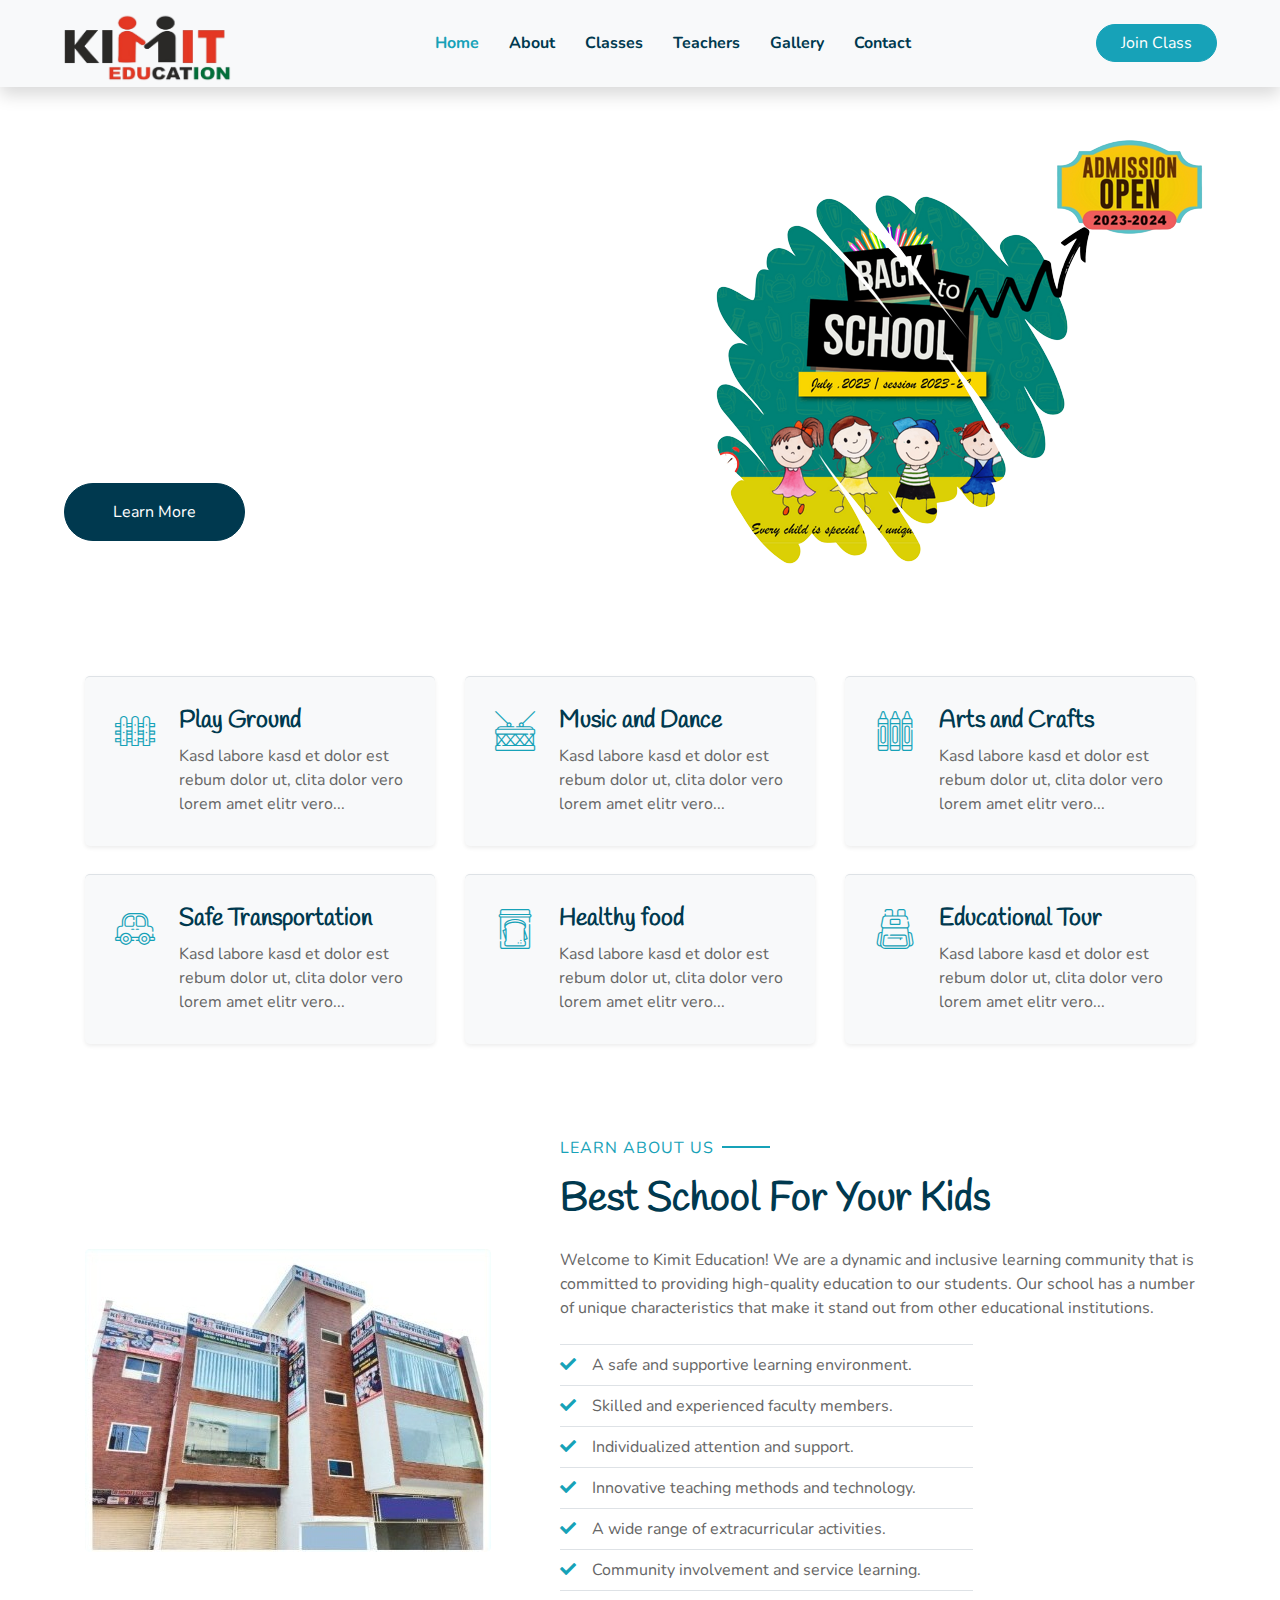
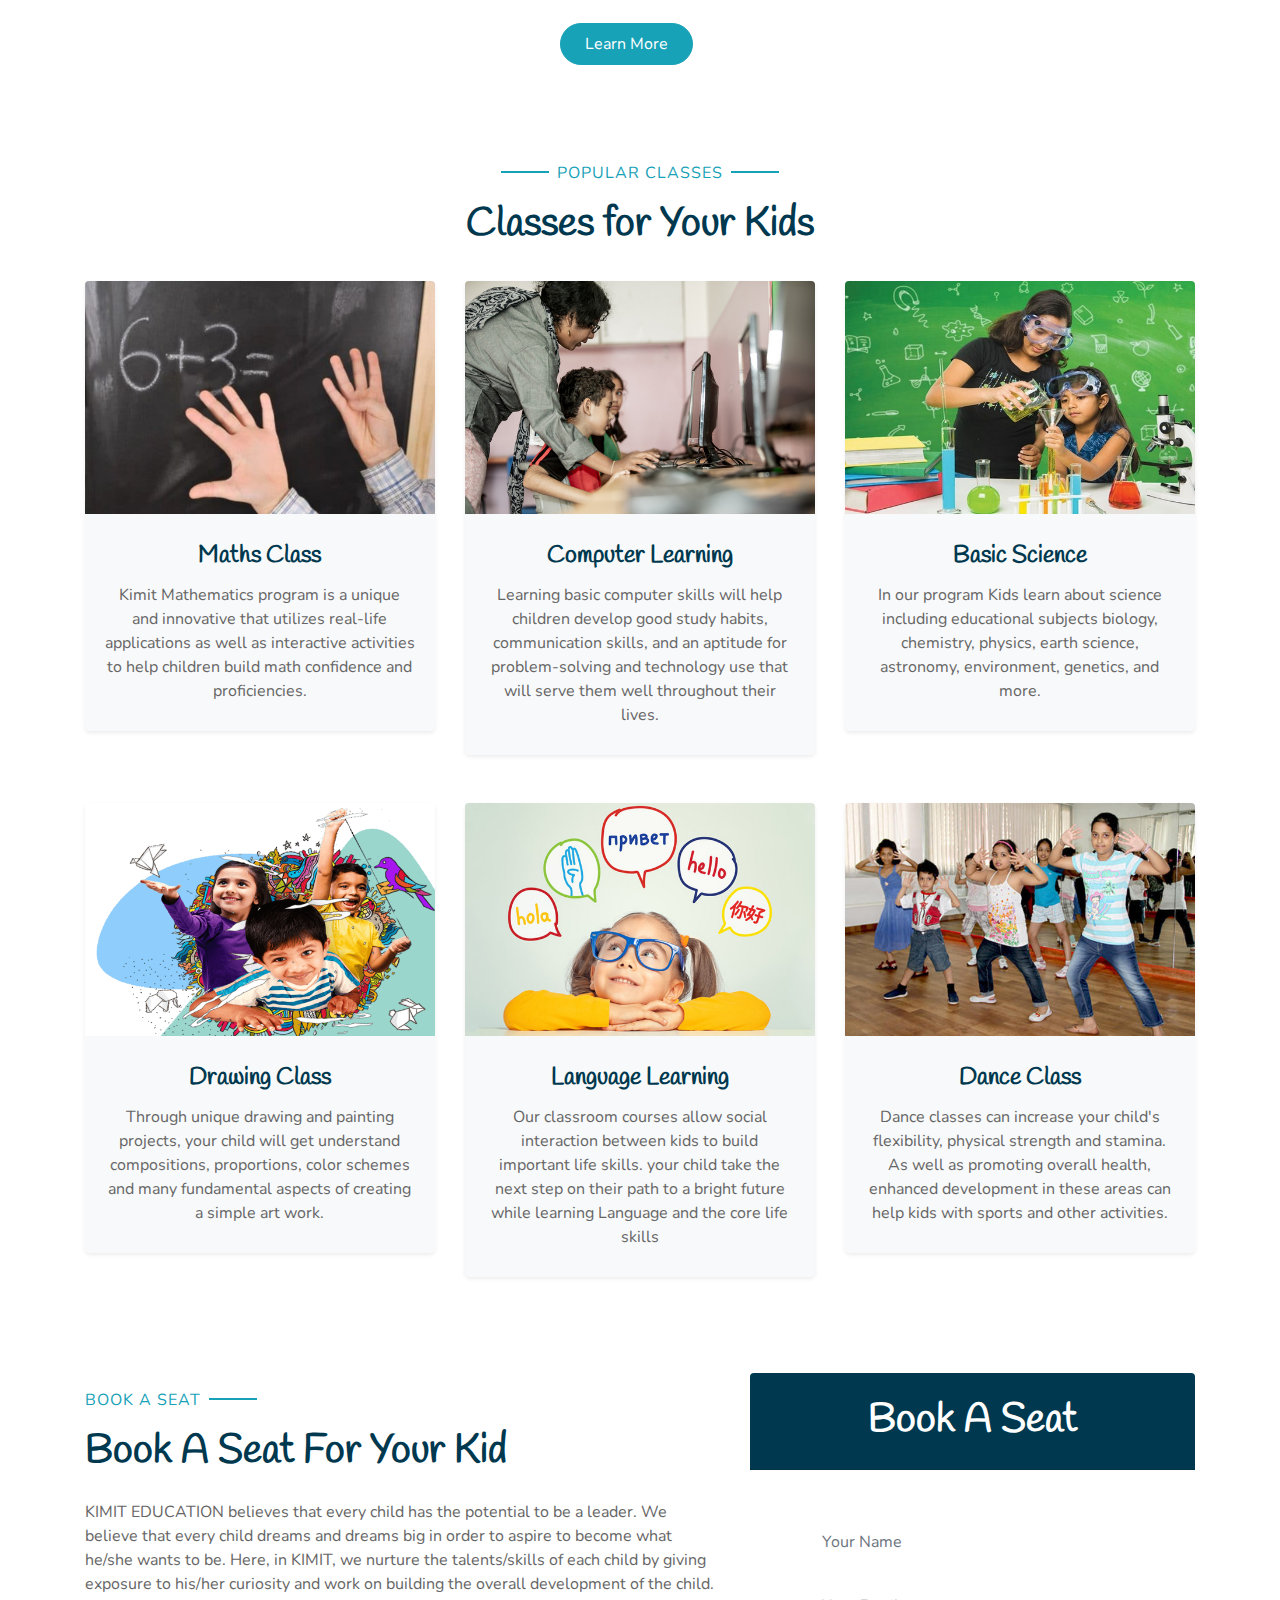
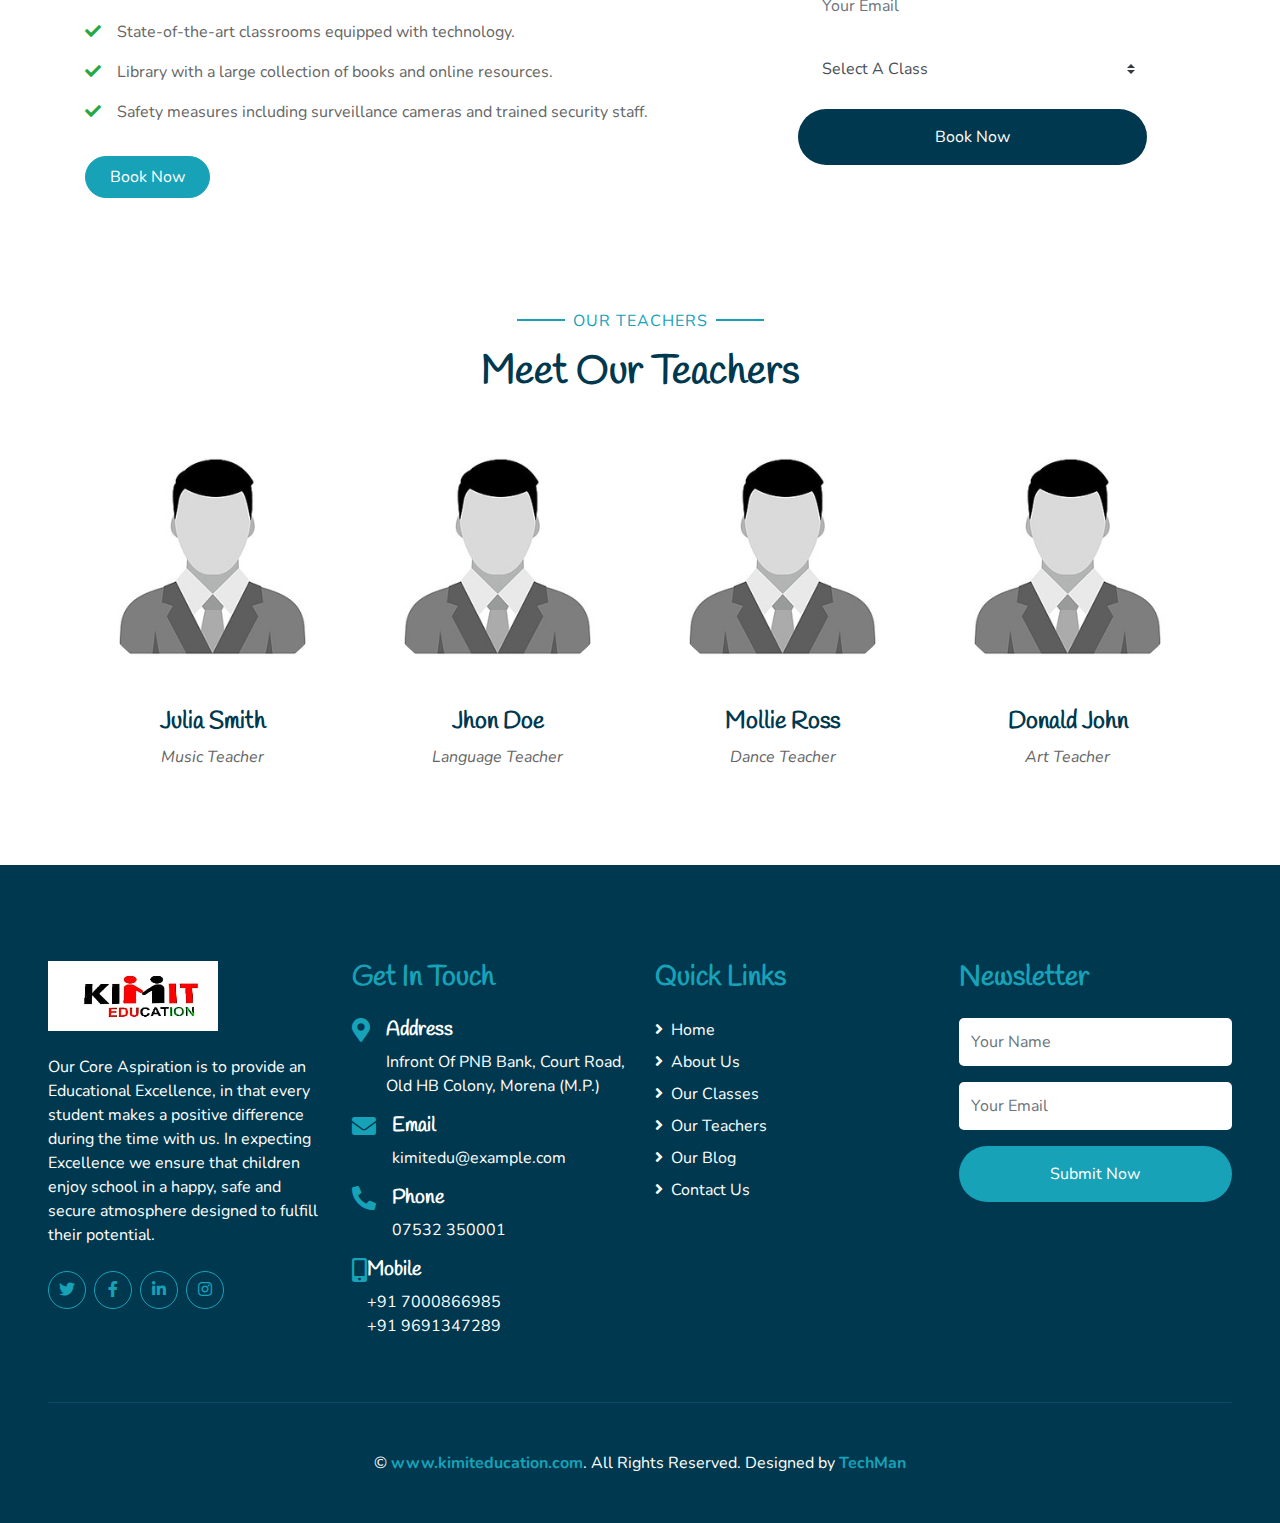
<file: index.html>
<!DOCTYPE html>
<html lang="en">

<head>
  <meta charset="utf-8" />
  <title>KimitEducation</title>
  <meta content="width=device-width, initial-scale=1.0" name="viewport" />
  <meta content="Free HTML Templates" name="keywords" />
  <meta content="Free HTML Templates" name="description" />

  <!-- Favicon -->
  <link href="img/fav.logo.png" rel="icon" />

  <!-- Google Web Fonts -->
  <link rel="preconnect" href="https://fonts.gstatic.com" />
  <link href="https://fonts.googleapis.com/css2?family=Handlee&family=Nunito&display=swap" rel="stylesheet" />

  <!-- Font Awesome -->
  <link href="https://cdnjs.cloudflare.com/ajax/libs/font-awesome/5.10.0/css/all.min.css" rel="stylesheet" />

  <!-- Flaticon Font -->
  <link href="lib/flaticon/font/flaticon.css" rel="stylesheet" />

  <!-- Libraries Stylesheet -->
  <link href="lib/owlcarousel/assets/owl.carousel.min.css" rel="stylesheet" />
  <link href="lib/lightbox/css/lightbox.min.css" rel="stylesheet" />

  <!-- Customized Bootstrap Stylesheet -->
  <link href="css/style.css" rel="stylesheet" />
</head>

<body>
  <!-- Navbar Start -->
  <div class="container-fluid bg-light position-relative shadow">
    <nav class="navbar navbar-expand-lg bg-light navbar-light py-3 py-lg-0 px-0 px-lg-5">
      <a href="" class=" navbar-brand font-weight-bold text-secondary" style="font-size: 50px">
        <img class="logo-img" src="./img/logo.png" alt="" width="170px" height="70px">
      </a>
      <button type="button" class="navbar-toggler" data-toggle="collapse" data-target="#navbarCollapse">
        <span class="navbar-toggler-icon"></span>
      </button>
      <div class="collapse navbar-collapse justify-content-between" id="navbarCollapse">
        <div class="navbar-nav font-weight-bold mx-auto py-0">
          <a href="index.html" class="nav-item nav-link active">Home</a>
          <a href="about.html" class="nav-item nav-link">About</a>
          <a href="class.html" class="nav-item nav-link">Classes</a>
          <a href="team.html" class="nav-item nav-link">Teachers</a>
          <a href="gallery.html" class="nav-item nav-link">Gallery</a>
          <!-- <div class="nav-item dropdown">
            <a href="#" class="nav-link dropdown-toggle" data-toggle="dropdown">Pages</a>
            <div class="dropdown-menu rounded-0 m-0">
              <a href="blog.html" class="dropdown-item">Blog Grid</a>
              <a href="single.html" class="dropdown-item">Blog Detail</a>
            </div>
          </div> -->
          <a href="contact.html" class="nav-item nav-link">Contact</a>
        </div>
        <a href="" class="btn btn-primary px-4">Join Class</a>
      </div>
    </nav>
  </div>
  <!-- Navbar End -->

  <!-- Header Start -->
  <div class="container-fluid bg-primary px-0 px-md-5 mb-5">
    <div class="row align-items-center px-3">
      <div class="col-lg-6 text-center text-lg-left">
        <h4 class="text-white mb-4 mt-5 mt-lg-0">Kids Education Center</h4>
        <h1 class="display-3 font-weight-bold text-white">
          New Approach to Kids Education
        </h1>
        <p class="text-white mb-4">
          We strongly believe that true education should instill knowledge, creativity, tradition and Culture among the
          children and we Directors along with faculties work together to motivate the children to perform well in every
          walk of their journey towards noble citizens of tomorrow.
        </p>
        <a href="" class="btn btn-secondary mt-1 py-3 px-5">Learn More</a>
      </div>
      <div class="col-lg-6 text-center text-lg-right">
        <img class="img-fluid mt-5" src="img/banner.png" alt="" />
      </div>
    </div>
  </div>
  <!-- Header End -->

  <!-- Facilities Start -->
  <div class="container-fluid pt-5">
    <div class="container pb-3">
      <div class="row">
        <div class="col-lg-4 col-md-6 pb-1">
          <div class="d-flex bg-light shadow-sm border-top rounded mb-4" style="padding: 30px">
            <i class="flaticon-050-fence h1 font-weight-normal text-primary mb-3"></i>
            <div class="pl-4">
              <h4>Play Ground</h4>
              <p class="m-0">
                Kasd labore kasd et dolor est rebum dolor ut, clita dolor vero
                lorem amet elitr vero...
              </p>
            </div>
          </div>
        </div>
        <div class="col-lg-4 col-md-6 pb-1">
          <div class="d-flex bg-light shadow-sm border-top rounded mb-4" style="padding: 30px">
            <i class="flaticon-022-drum h1 font-weight-normal text-primary mb-3"></i>
            <div class="pl-4">
              <h4>Music and Dance</h4>
              <p class="m-0">
                Kasd labore kasd et dolor est rebum dolor ut, clita dolor vero
                lorem amet elitr vero...
              </p>
            </div>
          </div>
        </div>
        <div class="col-lg-4 col-md-6 pb-1">
          <div class="d-flex bg-light shadow-sm border-top rounded mb-4" style="padding: 30px">
            <i class="flaticon-030-crayons h1 font-weight-normal text-primary mb-3"></i>
            <div class="pl-4">
              <h4>Arts and Crafts</h4>
              <p class="m-0">
                Kasd labore kasd et dolor est rebum dolor ut, clita dolor vero
                lorem amet elitr vero...
              </p>
            </div>
          </div>
        </div>
        <div class="col-lg-4 col-md-6 pb-1">
          <div class="d-flex bg-light shadow-sm border-top rounded mb-4" style="padding: 30px">
            <i class="flaticon-017-toy-car h1 font-weight-normal text-primary mb-3"></i>
            <div class="pl-4">
              <h4>Safe Transportation</h4>
              <p class="m-0">
                Kasd labore kasd et dolor est rebum dolor ut, clita dolor vero
                lorem amet elitr vero...
              </p>
            </div>
          </div>
        </div>
        <div class="col-lg-4 col-md-6 pb-1">
          <div class="d-flex bg-light shadow-sm border-top rounded mb-4" style="padding: 30px">
            <i class="flaticon-025-sandwich h1 font-weight-normal text-primary mb-3"></i>
            <div class="pl-4">
              <h4>Healthy food</h4>
              <p class="m-0">
                Kasd labore kasd et dolor est rebum dolor ut, clita dolor vero
                lorem amet elitr vero...
              </p>
            </div>
          </div>
        </div>
        <div class="col-lg-4 col-md-6 pb-1">
          <div class="d-flex bg-light shadow-sm border-top rounded mb-4" style="padding: 30px">
            <i class="flaticon-047-backpack h1 font-weight-normal text-primary mb-3"></i>
            <div class="pl-4">
              <h4>Educational Tour</h4>
              <p class="m-0">
                Kasd labore kasd et dolor est rebum dolor ut, clita dolor vero
                lorem amet elitr vero...
              </p>
            </div>
          </div>
        </div>
      </div>
    </div>
  </div>
  <!-- Facilities Start -->

  <!-- About Start -->
  <div class="container-fluid py-5">
    <div class="container">
      <div class="row align-items-center">
        <div class="col-lg-5">
          <img class="img-fluid rounded mb-5 mb-lg-0" src="img/about-1.jpg" alt="" />
        </div>
        <div class="col-lg-7">
          <p class="section-title pr-5">
            <span class="pr-2">Learn About Us</span>
          </p>
          <h1 class="mb-4">Best School For Your Kids</h1>
          <p>
            Welcome to Kimit Education! We are a dynamic and inclusive learning community that is committed to providing
            high-quality education to our students. Our school has a number of unique characteristics that make it stand
            out from other educational institutions.
          </p>
          <div class="row pt-2 pb-4">
            <!-- <div class="col-6 col-md-4">
              <img class="img-fluid rounded" src="img/about-2.jpg" alt="" />
            </div> -->
            <div class="col-6 col-md-8">
              <ul class="list-inline m-0">
                <li class="py-2 border-top border-bottom">
                  <i class="fa fa-check text-primary mr-3"></i>A safe and supportive learning environment.
                </li>
                <li class="py-2 border-bottom">
                  <i class="fa fa-check text-primary mr-3"></i>Skilled and experienced faculty members.
                </li>
                <li class="py-2 border-bottom">
                  <i class="fa fa-check text-primary mr-3"></i>Individualized attention and support.
                </li>
                <li class="py-2 border-bottom">
                  <i class="fa fa-check text-primary mr-3"></i>Innovative teaching methods and technology.
                </li>
                <li class="py-2 border-bottom">
                  <i class="fa fa-check text-primary mr-3"></i>A wide range of extracurricular activities.
                </li>
                <li class="py-2 border-bottom">
                  <i class="fa fa-check text-primary mr-3"></i>Community involvement and service learning.
                </li>
              </ul>
            </div>
          </div>
          <a href="" class="btn btn-primary mt-2 py-2 px-4">Learn More</a>
        </div>
      </div>
    </div>
  </div>
  <!-- About End -->

  <!-- Class Start -->
  <div class="container-fluid pt-5">
    <div class="container">
      <div class="text-center pb-2">
        <p class="section-title px-5">
          <span class="px-2">Popular Classes</span>
        </p>
        <h1 class="mb-4">Classes for Your Kids</h1>
      </div>
      <div class="row">
        <div class="col-lg-4 mb-5">
          <div class="card border-0 bg-light shadow-sm pb-2">
            <img class="card-img-top mb-2" src="img/class-1.jpg" alt="" />
            <div class="card-body text-center">
              <h4 class="card-title">Maths Class</h4>
              <p class="card-text">
                Kimit Mathematics program is a unique and innovative that utilizes real-life applications as
                well as interactive activities to help children build math confidence and proficiencies.
              </p>
            </div>
            <!-- <div class="card-footer bg-transparent py-4 px-5">
              <div class="row border-bottom">
                <div class="col-6 py-1 text-right border-right">
                  <strong>Age of Kids</strong>
                </div>
                <div class="col-6 py-1">3 - 6 Years</div>
              </div>
              <div class="row border-bottom">
                <div class="col-6 py-1 text-right border-right">
                  <strong>Total Seats</strong>
                </div>
                <div class="col-6 py-1">40 Seats</div>
              </div>
              <div class="row border-bottom">
                <div class="col-6 py-1 text-right border-right">
                  <strong>Class Time</strong>
                </div>
                <div class="col-6 py-1">08:00 - 10:00</div>
              </div>
              <div class="row">
                <div class="col-6 py-1 text-right border-right">
                  <strong>Tution Fee</strong>
                </div>
                <div class="col-6 py-1">$290 / Month</div>
              </div>
            </div> -->
            <!-- <a href="" class="btn btn-primary px-4 mx-auto mb-4">Join Now</a> -->
          </div>
        </div>
        <div class="col-lg-4 mb-5">
          <div class="card border-0 bg-light shadow-sm pb-2">
            <img class="card-img-top mb-2" src="img/class-2.jpg" alt="" />
            <div class="card-body text-center">
              <h4 class="card-title">Computer Learning</h4>
              <p class="card-text">
                Learning basic computer skills will help children develop good study habits, communication skills, and
                an aptitude for problem-solving and technology use that will serve them well throughout their lives.
              </p>
            </div>
            <!-- <div class="card-footer bg-transparent py-4 px-5">
              <div class="row border-bottom">
                <div class="col-6 py-1 text-right border-right">
                  <strong>Age of Kids</strong>
                </div>
                <div class="col-6 py-1">3 - 6 Years</div>
              </div>
              <div class="row border-bottom">
                <div class="col-6 py-1 text-right border-right">
                  <strong>Total Seats</strong>
                </div>
                <div class="col-6 py-1">40 Seats</div>
              </div>
              <div class="row border-bottom">
                <div class="col-6 py-1 text-right border-right">
                  <strong>Class Time</strong>
                </div>
                <div class="col-6 py-1">08:00 - 10:00</div>
              </div>
              <div class="row">
                <div class="col-6 py-1 text-right border-right">
                  <strong>Tution Fee</strong>
                </div>
                <div class="col-6 py-1">$290 / Month</div>
              </div>
            </div> -->
            <!-- <a href="" class="btn btn-primary px-4 mx-auto mb-4">Join Now</a> -->
          </div>
        </div>
        <div class="col-lg-4 mb-5">
          <div class="card border-0 bg-light shadow-sm pb-2">
            <img class="card-img-top mb-2" src="img/class-3.jpg" alt="" />
            <div class="card-body text-center">
              <h4 class="card-title">Basic Science</h4>
              <p class="card-text">
                In our program Kids learn about science including educational subjects biology, chemistry, physics,
                earth science,
                astronomy, environment, genetics, and more.
              </p>
            </div>
            <!-- <div class="card-footer bg-transparent py-4 px-5">
              <div class="row border-bottom">
                <div class="col-6 py-1 text-right border-right">
                  <strong>Age of Kids</strong>
                </div>
                <div class="col-6 py-1">3 - 6 Years</div>
              </div>
              <div class="row border-bottom">
                <div class="col-6 py-1 text-right border-right">
                  <strong>Total Seats</strong>
                </div>
                <div class="col-6 py-1">40 Seats</div>
              </div>
              <div class="row border-bottom">
                <div class="col-6 py-1 text-right border-right">
                  <strong>Class Time</strong>
                </div>
                <div class="col-6 py-1">08:00 - 10:00</div>
              </div>
              <div class="row">
                <div class="col-6 py-1 text-right border-right">
                  <strong>Tution Fee</strong>
                </div>
                <div class="col-6 py-1">$290 / Month</div>
              </div>
            </div> -->
            <!-- <a href="" class="btn btn-primary px-4 mx-auto mb-4">Join Now</a> -->
          </div>
        </div>
        <div class="col-lg-4 mb-5">
          <div class="card border-0 bg-light shadow-sm pb-2">
            <img class="card-img-top mb-2" src="img/class-4.png" alt="" />
            <div class="card-body text-center">
              <h4 class="card-title">Drawing Class</h4>
              <p class="card-text">
                Through unique drawing and painting projects, your child will get understand compositions, proportions,
                color schemes and many fundamental aspects of creating a simple art work.
              </p>
            </div>
            <!-- <div class="card-footer bg-transparent py-4 px-5">
              <div class="row border-bottom">
                <div class="col-6 py-1 text-right border-right">
                  <strong>Age of Kids</strong>
                </div>
                <div class="col-6 py-1">3 - 6 Years</div>
              </div>
              <div class="row border-bottom">
                <div class="col-6 py-1 text-right border-right">
                  <strong>Total Seats</strong>
                </div>
                <div class="col-6 py-1">40 Seats</div>
              </div>
              <div class="row border-bottom">
                <div class="col-6 py-1 text-right border-right">
                  <strong>Class Time</strong>
                </div>
                <div class="col-6 py-1">08:00 - 10:00</div>
              </div>
              <div class="row">
                <div class="col-6 py-1 text-right border-right">
                  <strong>Tution Fee</strong>
                </div>
                <div class="col-6 py-1">$290 / Month</div>
              </div>
            </div> -->
            <!-- <a href="" class="btn btn-primary px-4 mx-auto mb-4">Join Now</a> -->
          </div>
        </div>
        <div class="col-lg-4 mb-5">
          <div class="card border-0 bg-light shadow-sm pb-2">
            <img class="card-img-top mb-2" src="img/class-5.jpg" alt="" />
            <div class="card-body text-center">
              <h4 class="card-title">Language Learning</h4>
              <p class="card-text">
                Our classroom courses allow social interaction between kids to build important life skills. your child
                take the next step on their path to a bright future while learning Language and the core life skills
              </p>
            </div>
            <!-- <div class="card-footer bg-transparent py-4 px-5">
              <div class="row border-bottom">
                <div class="col-6 py-1 text-right border-right">
                  <strong>Age of Kids</strong>
                </div>
                <div class="col-6 py-1">3 - 6 Years</div>
              </div>
              <div class="row border-bottom">
                <div class="col-6 py-1 text-right border-right">
                  <strong>Total Seats</strong>
                </div>
                <div class="col-6 py-1">40 Seats</div>
              </div>
              <div class="row border-bottom">
                <div class="col-6 py-1 text-right border-right">
                  <strong>Class Time</strong>
                </div>
                <div class="col-6 py-1">08:00 - 10:00</div>
              </div>
              <div class="row">
                <div class="col-6 py-1 text-right border-right">
                  <strong>Tution Fee</strong>
                </div>
                <div class="col-6 py-1">$290 / Month</div>
              </div>
            </div> -->
            <!-- <a href="" class="btn btn-primary px-4 mx-auto mb-4">Join Now</a> -->
          </div>
        </div>
        <div class="col-lg-4 mb-5">
          <div class="card border-0 bg-light shadow-sm pb-2">
            <img class="card-img-top mb-2" src="img/class-6.jpg" alt="" />
            <div class="card-body text-center">
              <h4 class="card-title">Dance Class</h4>
              <p class="card-text">
                Dance classes can increase your child's flexibility, physical strength and stamina. As
                well as promoting overall health, enhanced development in these areas can help kids with sports and
                other activities.
              </p>
            </div>
            <!-- <div class="card-footer bg-transparent py-4 px-5">
              <div class="row border-bottom">
                <div class="col-6 py-1 text-right border-right">
                  <strong>Age of Kids</strong>
                </div>
                <div class="col-6 py-1">3 - 6 Years</div>
              </div>
              <div class="row border-bottom">
                <div class="col-6 py-1 text-right border-right">
                  <strong>Total Seats</strong>
                </div>
                <div class="col-6 py-1">40 Seats</div>
              </div>
              <div class="row border-bottom">
                <div class="col-6 py-1 text-right border-right">
                  <strong>Class Time</strong>
                </div>
                <div class="col-6 py-1">08:00 - 10:00</div>
              </div>
              <div class="row">
                <div class="col-6 py-1 text-right border-right">
                  <strong>Tution Fee</strong>
                </div>
                <div class="col-6 py-1">$290 / Month</div>
              </div>
            </div> -->
            <!-- <a href="" class="btn btn-primary px-4 mx-auto mb-4">Join Now</a> -->
          </div>
        </div>
      </div>
    </div>
  </div>
  <!-- Class End -->

  <!-- Registration Start -->
  <div class="container-fluid py-5">
    <div class="container">
      <div class="row align-items-center">
        <div class="col-lg-7 mb-5 mb-lg-0">
          <p class="section-title pr-5">
            <span class="pr-2">Book A Seat</span>
          </p>
          <h1 class="mb-4">Book A Seat For Your Kid</h1>
          <p>
            KIMIT EDUCATION believes that every child has the potential to be a leader. We believe that every child
            dreams and
            dreams big in order to aspire to become what he/she wants to be. Here, in KIMIT, we nurture the
            talents/skills
            of each child by giving exposure to his/her curiosity and work on building the overall development of the
            child.
          </p>
          <ul class="list-inline m-0">
            <li class="py-2">
              <i class="fa fa-check text-success mr-3"></i>State-of-the-art classrooms equipped with technology.
            </li>
            <li class="py-2">
              <i class="fa fa-check text-success mr-3"></i>Library with a large collection of books and online
              resources.
            </li>
            <li class="py-2">
              <i class="fa fa-check text-success mr-3"></i>Safety measures including surveillance cameras and trained
              security staff.
            </li>
          </ul>
          <a href="" class="btn btn-primary mt-4 py-2 px-4">Book Now</a>
        </div>
        <div class="col-lg-5">
          <div class="card border-0">
            <div class="card-header bg-secondary text-center p-4">
              <h1 class="text-white m-0">Book A Seat</h1>
            </div>
            <div class="card-body rounded-bottom bg-primary p-5">
              <form>
                <div class="form-group">
                  <input type="text" class="form-control border-0 p-4" placeholder="Your Name" required="required" />
                </div>
                <div class="form-group">
                  <input type="email" class="form-control border-0 p-4" placeholder="Your Email" required="required" />
                </div>
                <div class="form-group">
                  <select class="custom-select border-0 px-4" style="height: 47px">
                    <option selected>Select A Class</option>
                    <option value="1">Class 1</option>
                    <option value="2">Class 2</option>
                    <option value="3">Class 3</option>
                    <option value="4">Class 4</option>
                    <option value="5">Class 5</option>
                    <option value="6">Class 6</option>
                  </select>
                </div>
                <div>
                  <button class="btn btn-secondary btn-block border-0 py-3" type="submit">
                    Book Now
                  </button>
                </div>
              </form>
            </div>
          </div>
        </div>
      </div>
    </div>
  </div>
  <!-- Registration End -->

  <!-- Team Start -->
  <div class="container-fluid pt-5">
    <div class="container">
      <div class="text-center pb-2">
        <p class="section-title px-5">
          <span class="px-2">Our Teachers</span>
        </p>
        <h1 class="mb-4">Meet Our Teachers</h1>
      </div>
      <div class="row">
        <div class="col-md-6 col-lg-3 text-center team mb-5">
          <div class="position-relative overflow-hidden mb-4" style="border-radius: 100%">
            <img class="img-fluid w-100" src="img/team-1.jpg" alt="" />
            <div class="team-social d-flex align-items-center justify-content-center w-100 h-100 position-absolute">
              <a class="btn btn-outline-light text-center mr-2 px-0" style="width: 38px; height: 38px" href="#"><i
                  class="fab fa-twitter"></i></a>
              <a class="btn btn-outline-light text-center mr-2 px-0" style="width: 38px; height: 38px" href="#"><i
                  class="fab fa-facebook-f"></i></a>
              <a class="btn btn-outline-light text-center px-0" style="width: 38px; height: 38px" href="#"><i
                  class="fab fa-linkedin-in"></i></a>
            </div>
          </div>
          <h4>Julia Smith</h4>
          <i>Music Teacher</i>
        </div>
        <div class="col-md-6 col-lg-3 text-center team mb-5">
          <div class="position-relative overflow-hidden mb-4" style="border-radius: 100%">
            <img class="img-fluid w-100" src="img/team-2.jpg" alt="" />
            <div class="team-social d-flex align-items-center justify-content-center w-100 h-100 position-absolute">
              <a class="btn btn-outline-light text-center mr-2 px-0" style="width: 38px; height: 38px" href="#"><i
                  class="fab fa-twitter"></i></a>
              <a class="btn btn-outline-light text-center mr-2 px-0" style="width: 38px; height: 38px" href="#"><i
                  class="fab fa-facebook-f"></i></a>
              <a class="btn btn-outline-light text-center px-0" style="width: 38px; height: 38px" href="#"><i
                  class="fab fa-linkedin-in"></i></a>
            </div>
          </div>
          <h4>Jhon Doe</h4>
          <i>Language Teacher</i>
        </div>
        <div class="col-md-6 col-lg-3 text-center team mb-5">
          <div class="position-relative overflow-hidden mb-4" style="border-radius: 100%">
            <img class="img-fluid w-100" src="img/team-3.jpg" alt="" />
            <div class="team-social d-flex align-items-center justify-content-center w-100 h-100 position-absolute">
              <a class="btn btn-outline-light text-center mr-2 px-0" style="width: 38px; height: 38px" href="#"><i
                  class="fab fa-twitter"></i></a>
              <a class="btn btn-outline-light text-center mr-2 px-0" style="width: 38px; height: 38px" href="#"><i
                  class="fab fa-facebook-f"></i></a>
              <a class="btn btn-outline-light text-center px-0" style="width: 38px; height: 38px" href="#"><i
                  class="fab fa-linkedin-in"></i></a>
            </div>
          </div>
          <h4>Mollie Ross</h4>
          <i>Dance Teacher</i>
        </div>
        <div class="col-md-6 col-lg-3 text-center team mb-5">
          <div class="position-relative overflow-hidden mb-4" style="border-radius: 100%">
            <img class="img-fluid w-100" src="img/team-4.jpg" alt="" />
            <div class="team-social d-flex align-items-center justify-content-center w-100 h-100 position-absolute">
              <a class="btn btn-outline-light text-center mr-2 px-0" style="width: 38px; height: 38px" href="#"><i
                  class="fab fa-twitter"></i></a>
              <a class="btn btn-outline-light text-center mr-2 px-0" style="width: 38px; height: 38px" href="#"><i
                  class="fab fa-facebook-f"></i></a>
              <a class="btn btn-outline-light text-center px-0" style="width: 38px; height: 38px" href="#"><i
                  class="fab fa-linkedin-in"></i></a>
            </div>
          </div>
          <h4>Donald John</h4>
          <i>Art Teacher</i>
        </div>
      </div>
    </div>
  </div>
  <!-- Team End -->

  <!-- Testimonial Start -->
  <!-- <div class="container-fluid py-5">
    <div class="container p-0">
      <div class="text-center pb-2">
        <p class="section-title px-5">
          <span class="px-2">Testimonial</span>
        </p>
        <h1 class="mb-4">What Parents Say!</h1>
      </div>
      <div class="owl-carousel testimonial-carousel">
        <div class="testimonial-item px-3">
          <div class="bg-light shadow-sm rounded mb-4 p-4">
            <h3 class="fas fa-quote-left text-primary mr-3"></h3>
            Sed ea amet kasd elitr stet, stet rebum et ipsum est duo elitr
            eirmod clita lorem. Dolor tempor ipsum clita
          </div>
          <div class="d-flex align-items-center">
            <img class="rounded-circle" src="img/testimonial-1.jpg" style="width: 70px; height: 70px" alt="Image" />
            <div class="pl-3">
              <h5>Parent Name</h5>
              <i>Profession</i>
            </div>
          </div>
        </div>
        <div class="testimonial-item px-3">
          <div class="bg-light shadow-sm rounded mb-4 p-4">
            <h3 class="fas fa-quote-left text-primary mr-3"></h3>
            Sed ea amet kasd elitr stet, stet rebum et ipsum est duo elitr
            eirmod clita lorem. Dolor tempor ipsum clita
          </div>
          <div class="d-flex align-items-center">
            <img class="rounded-circle" src="img/testimonial-2.jpg" style="width: 70px; height: 70px" alt="Image" />
            <div class="pl-3">
              <h5>Parent Name</h5>
              <i>Profession</i>
            </div>
          </div>
        </div>
        <div class="testimonial-item px-3">
          <div class="bg-light shadow-sm rounded mb-4 p-4">
            <h3 class="fas fa-quote-left text-primary mr-3"></h3>
            Sed ea amet kasd elitr stet, stet rebum et ipsum est duo elitr
            eirmod clita lorem. Dolor tempor ipsum clita
          </div>
          <div class="d-flex align-items-center">
            <img class="rounded-circle" src="img/testimonial-3.jpg" style="width: 70px; height: 70px" alt="Image" />
            <div class="pl-3">
              <h5>Parent Name</h5>
              <i>Profession</i>
            </div>
          </div>
        </div>
        <div class="testimonial-item px-3">
          <div class="bg-light shadow-sm rounded mb-4 p-4">
            <h3 class="fas fa-quote-left text-primary mr-3"></h3>
            Sed ea amet kasd elitr stet, stet rebum et ipsum est duo elitr
            eirmod clita lorem. Dolor tempor ipsum clita
          </div>
          <div class="d-flex align-items-center">
            <img class="rounded-circle" src="img/testimonial-4.jpg" style="width: 70px; height: 70px" alt="Image" />
            <div class="pl-3">
              <h5>Parent Name</h5>
              <i>Profession</i>
            </div>
          </div>
        </div>
      </div>
    </div>
  </div> -->
  <!-- Testimonial End -->

  <!-- Blog Start -->
  <!-- <div class="container-fluid pt-5">
    <div class="container">
      <div class="text-center pb-2">
        <p class="section-title px-5">
          <span class="px-2">Latest Blog</span>
        </p>
        <h1 class="mb-4">Latest Articles From Blog</h1>
      </div>
      <div class="row pb-3">
        <div class="col-lg-4 mb-4">
          <div class="card border-0 shadow-sm mb-2">
            <img class="card-img-top mb-2" src="img/blog-1.jpg" alt="" />
            <div class="card-body bg-light text-center p-4">
              <h4 class="">Diam amet eos at no eos</h4>
              <div class="d-flex justify-content-center mb-3">
                <small class="mr-3"><i class="fa fa-user text-primary"></i> Admin</small>
                <small class="mr-3"><i class="fa fa-folder text-primary"></i> Web Design</small>
                <small class="mr-3"><i class="fa fa-comments text-primary"></i> 15</small>
              </div>
              <p>
                Sed kasd sea sed at elitr sed ipsum justo, sit nonumy diam
                eirmod, duo et sed sit eirmod kasd clita tempor dolor stet
                lorem. Tempor ipsum justo amet stet...
              </p>
              <a href="" class="btn btn-primary px-4 mx-auto my-2">Read More</a>
            </div>
          </div>
        </div>
        <div class="col-lg-4 mb-4">
          <div class="card border-0 shadow-sm mb-2">
            <img class="card-img-top mb-2" src="img/blog-2.jpg" alt="" />
            <div class="card-body bg-light text-center p-4">
              <h4 class="">Diam amet eos at no eos</h4>
              <div class="d-flex justify-content-center mb-3">
                <small class="mr-3"><i class="fa fa-user text-primary"></i> Admin</small>
                <small class="mr-3"><i class="fa fa-folder text-primary"></i> Web Design</small>
                <small class="mr-3"><i class="fa fa-comments text-primary"></i> 15</small>
              </div>
              <p>
                Sed kasd sea sed at elitr sed ipsum justo, sit nonumy diam
                eirmod, duo et sed sit eirmod kasd clita tempor dolor stet
                lorem. Tempor ipsum justo amet stet...
              </p>
              <a href="" class="btn btn-primary px-4 mx-auto my-2">Read More</a>
            </div>
          </div>
        </div>
        <div class="col-lg-4 mb-4">
          <div class="card border-0 shadow-sm mb-2">
            <img class="card-img-top mb-2" src="img/blog-3.jpg" alt="" />
            <div class="card-body bg-light text-center p-4">
              <h4 class="">Diam amet eos at no eos</h4>
              <div class="d-flex justify-content-center mb-3">
                <small class="mr-3"><i class="fa fa-user text-primary"></i> Admin</small>
                <small class="mr-3"><i class="fa fa-folder text-primary"></i> Web Design</small>
                <small class="mr-3"><i class="fa fa-comments text-primary"></i> 15</small>
              </div>
              <p>
                Sed kasd sea sed at elitr sed ipsum justo, sit nonumy diam
                eirmod, duo et sed sit eirmod kasd clita tempor dolor stet
                lorem. Tempor ipsum justo amet stet...
              </p>
              <a href="" class="btn btn-primary px-4 mx-auto my-2">Read More</a>
            </div>
          </div>
        </div>
      </div>
    </div>
  </div> -->
  <!-- Blog End -->

  <!-- Footer Start -->
  <div class="container-fluid bg-secondary text-white mt-5 py-5 px-sm-3 px-md-5">
    <div class="row pt-5">
      <div class="col-lg-3 col-md-6 mb-5">
        <a href="" class="navbar-brand font-weight-bold text-primary m-0 mb-4 p-0"
          style="font-size: 40px; line-height: 40px">
          <img class="logo-img" src="./img/logo-footer.jpg" alt="" width="170px" height="70px">
        </a>
        <p>
          Our Core Aspiration is to provide an Educational Excellence, in that every student makes a positive difference
          during the time with us. In expecting Excellence we ensure that children enjoy school in a happy, safe and
          secure atmosphere designed to fulfill their potential.
        </p>
        <div class="d-flex justify-content-start mt-4">
          <a class="btn btn-outline-primary rounded-circle text-center mr-2 px-0" style="width: 38px; height: 38px"
            href="#"><i class="fab fa-twitter"></i></a>
          <a class="btn btn-outline-primary rounded-circle text-center mr-2 px-0" style="width: 38px; height: 38px"
            href="#"><i class="fab fa-facebook-f"></i></a>
          <a class="btn btn-outline-primary rounded-circle text-center mr-2 px-0" style="width: 38px; height: 38px"
            href="#"><i class="fab fa-linkedin-in"></i></a>
          <a class="btn btn-outline-primary rounded-circle text-center mr-2 px-0" style="width: 38px; height: 38px"
            href="#"><i class="fab fa-instagram"></i></a>
        </div>
      </div>
      <div class="col-lg-3 col-md-6 mb-5">
        <h3 class="text-primary mb-4">Get In Touch</h3>
        <div class="d-flex">
          <h4 class="fa fa-map-marker-alt text-primary"></h4>
          <div class="pl-3">
            <h5 class="text-white">Address</h5>
            <p>Infront Of PNB Bank, Court Road, Old HB Colony, Morena (M.P.) </p>
          </div>
        </div>
        <div class="d-flex">
          <h4 class="fa fa-envelope text-primary"></h4>
          <div class="pl-3">
            <h5 class="text-white">Email</h5>
            <p>kimitedu@example.com</p>
          </div>
        </div>
        <div class="d-flex">
          <h4 class="fa fa-phone-alt text-primary"></h4>
          <div class="pl-3">
            <h5 class="text-white">Phone</h5>
            <p>07532 350001 </p>
          </div>
        </div>
        <div class="d-flex">
          <h4 class="fa fa-mobile-alt text-primary"></h4>
          <div class="pl-addon">
            <h5 class="text-white"> Mobile</h5>
            <p>+91 7000866985 <br>+91 9691347289</p>
          </div>
        </div>
      </div>
      <div class="col-lg-3 col-md-6 mb-5">
        <h3 class="text-primary mb-4">Quick Links</h3>
        <div class="d-flex flex-column justify-content-start">
          <a class="text-white mb-2" href="#"><i class="fa fa-angle-right mr-2"></i>Home</a>
          <a class="text-white mb-2" href="#"><i class="fa fa-angle-right mr-2"></i>About Us</a>
          <a class="text-white mb-2" href="#"><i class="fa fa-angle-right mr-2"></i>Our Classes</a>
          <a class="text-white mb-2" href="#"><i class="fa fa-angle-right mr-2"></i>Our Teachers</a>
          <a class="text-white mb-2" href="#"><i class="fa fa-angle-right mr-2"></i>Our Blog</a>
          <a class="text-white" href="#"><i class="fa fa-angle-right mr-2"></i>Contact Us</a>
        </div>
      </div>
      <div class="col-lg-3 col-md-6 mb-5">
        <h3 class="text-primary mb-4">Newsletter</h3>
        <form action="">
          <div class="form-group">
            <input type="text" class="form-control border-0 py-4" placeholder="Your Name" required="required" />
          </div>
          <div class="form-group">
            <input type="email" class="form-control border-0 py-4" placeholder="Your Email" required="required" />
          </div>
          <div>
            <button class="btn btn-primary btn-block border-0 py-3" type="submit">
              Submit Now
            </button>
          </div>
        </form>
      </div>
    </div>
    <div class="container-fluid pt-5" style="border-top: 1px solid rgba(23, 162, 184, 0.2) ;">
      <p class="m-0 text-center text-white">
        &copy;
        <a class="text-primary font-weight-bold" href="#">www.kimiteducation.com</a>.
        All Rights Reserved.

        <!--/*** This template is free as long as you keep the footer author’s credit link/attribution link/backlink. If you'd like to use the template without the footer author’s credit link/attribution link/backlink, you can purchase the Credit Removal License from "https://htmlcodex.com/credit-removal". Thank you for your support. ***/-->
        Designed by
        <a class="text-primary font-weight-bold" href="https://htmlcodex.com">TechMan</a>
        <!-- <br />Distributed By: -->
        <!-- <a href="https://themewagon.com" target="_blank">ThemeWagon</a> -->
      </p>
    </div>
  </div>
  <!-- Footer End -->

  <!-- Back to Top -->
  <a href="#" class="btn btn-primary p-3 back-to-top"><i class="fa fa-angle-double-up"></i></a>

  <!-- JavaScript Libraries -->
  <script src="https://code.jquery.com/jquery-3.4.1.min.js"></script>
  <script src="https://stackpath.bootstrapcdn.com/bootstrap/4.4.1/js/bootstrap.bundle.min.js"></script>
  <script src="lib/easing/easing.min.js"></script>
  <script src="lib/owlcarousel/owl.carousel.min.js"></script>
  <script src="lib/isotope/isotope.pkgd.min.js"></script>
  <script src="lib/lightbox/js/lightbox.min.js"></script>

  <!-- Contact Javascript File -->
  <script src="mail/jqBootstrapValidation.min.js"></script>
  <script src="mail/contact.js"></script>

  <!-- Template Javascript -->
  <script src="js/main.js"></script>
</body>

</html>
</file>
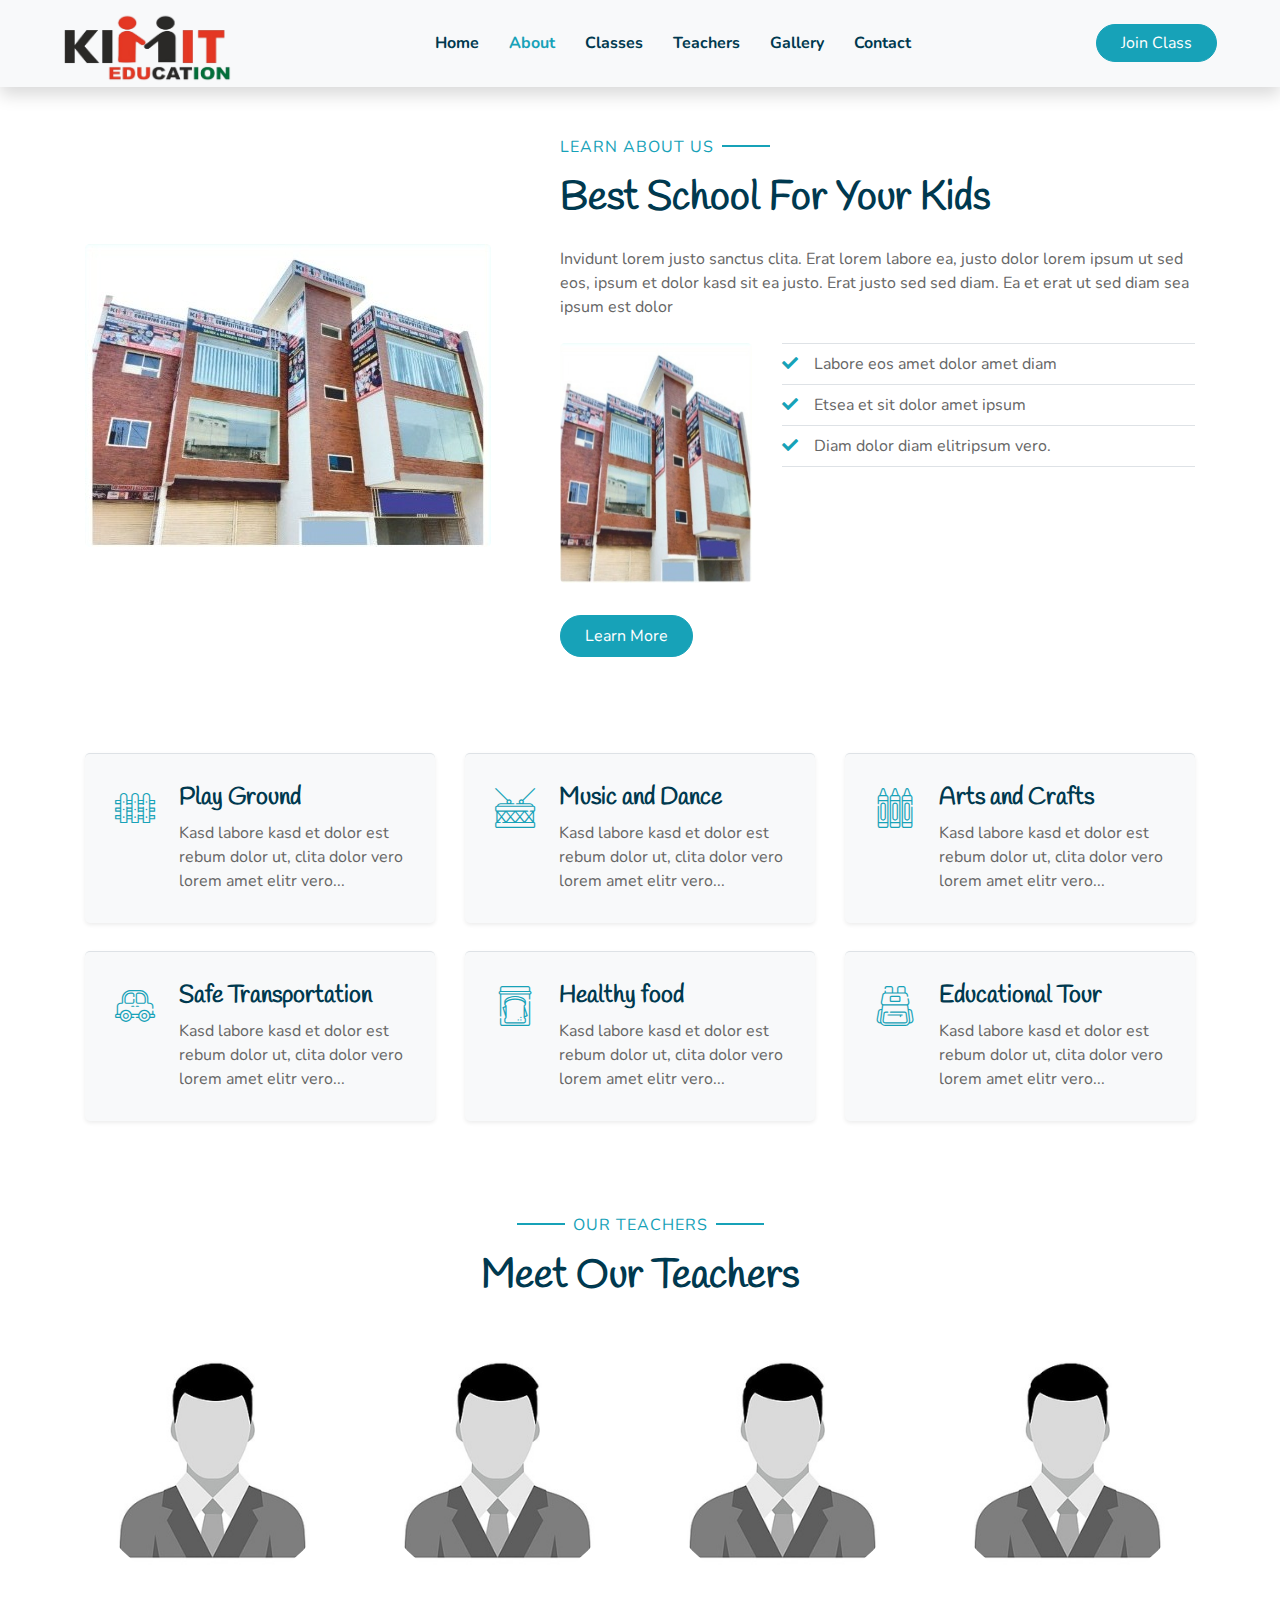
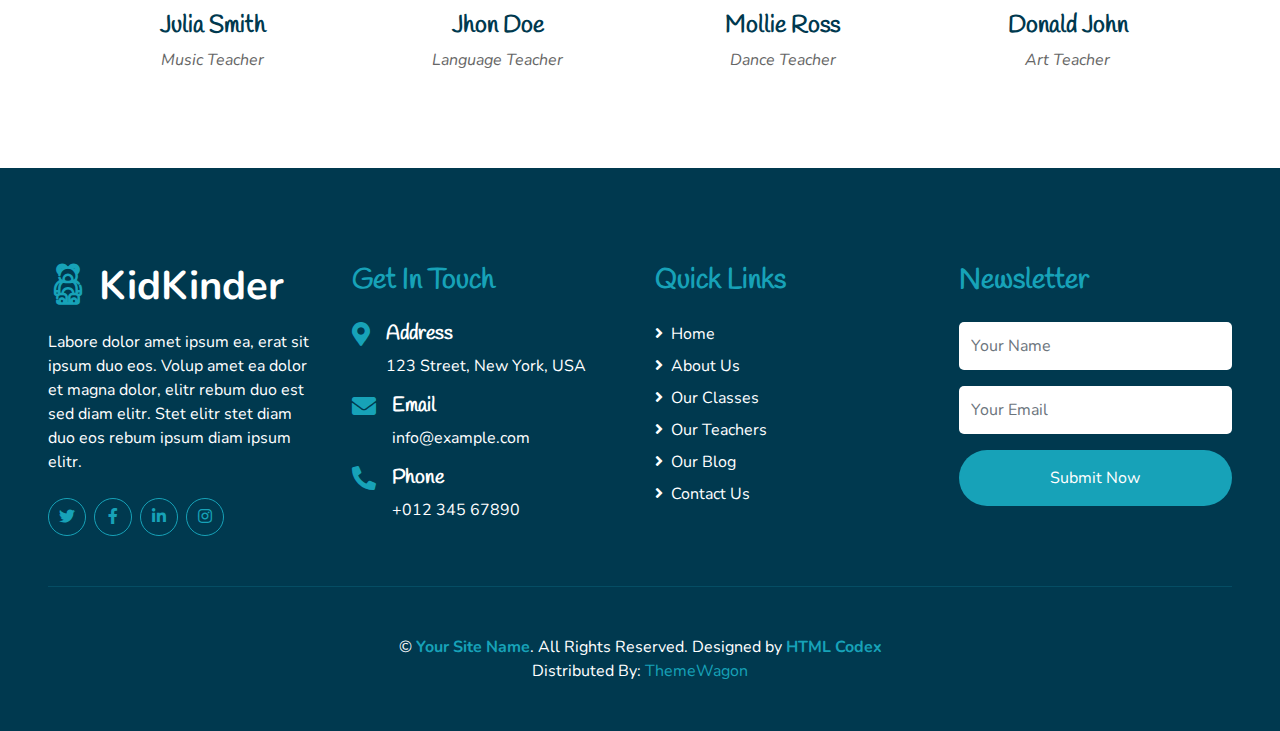
<file: about.html>
<!DOCTYPE html>
<html lang="en">

<head>
  <meta charset="utf-8" />
  <title>KidKinder - Kindergarten Website Template</title>
  <meta content="width=device-width, initial-scale=1.0" name="viewport" />
  <meta content="Free HTML Templates" name="keywords" />
  <meta content="Free HTML Templates" name="description" />

  <!-- Favicon -->
  <link href="img/favicon.ico" rel="icon" />

  <!-- Google Web Fonts -->
  <link rel="preconnect" href="https://fonts.gstatic.com" />
  <link href="https://fonts.googleapis.com/css2?family=Handlee&family=Nunito&display=swap" rel="stylesheet" />

  <!-- Font Awesome -->
  <link href="https://cdnjs.cloudflare.com/ajax/libs/font-awesome/5.10.0/css/all.min.css" rel="stylesheet" />

  <!-- Flaticon Font -->
  <link href="lib/flaticon/font/flaticon.css" rel="stylesheet" />

  <!-- Libraries Stylesheet -->
  <link href="lib/owlcarousel/assets/owl.carousel.min.css" rel="stylesheet" />
  <link href="lib/lightbox/css/lightbox.min.css" rel="stylesheet" />

  <!-- Customized Bootstrap Stylesheet -->
  <link href="css/style.css" rel="stylesheet" />
</head>

<body>
  <!-- Navbar Start -->
  <div class="container-fluid bg-light position-relative shadow">
    <nav class="navbar navbar-expand-lg bg-light navbar-light py-3 py-lg-0 px-0 px-lg-5">
      <a href="" class="navbar-brand font-weight-bold text-secondary" style="font-size: 50px">
        <img class="logo-img" src="./img/logo.png" alt="" width="170px" height="70px">
      </a>
      <button type="button" class="navbar-toggler" data-toggle="collapse" data-target="#navbarCollapse">
        <span class="navbar-toggler-icon"></span>
      </button>
      <div class="collapse navbar-collapse justify-content-between" id="navbarCollapse">
        <div class="navbar-nav font-weight-bold mx-auto py-0">
          <a href="index.html" class="nav-item nav-link">Home</a>
          <a href="about.html" class="nav-item nav-link active">About</a>
          <a href="class.html" class="nav-item nav-link">Classes</a>
          <a href="team.html" class="nav-item nav-link">Teachers</a>
          <a href="gallery.html" class="nav-item nav-link">Gallery</a>
          <!-- <div class="nav-item dropdown">
            <a href="#" class="nav-link dropdown-toggle" data-toggle="dropdown">Pages</a>
            <div class="dropdown-menu rounded-0 m-0">
              <a href="blog.html" class="dropdown-item">Blog Grid</a>
              <a href="single.html" class="dropdown-item">Blog Detail</a>
            </div>
          </div> -->
          <a href="contact.html" class="nav-item nav-link">Contact</a>
        </div>
        <a href="" class="btn btn-primary px-4">Join Class</a>
      </div>
    </nav>
  </div>
  <!-- Navbar End -->

  <!-- Header Start -->
  <!-- <div class="container-fluid bg-primary mb-5">
    <div class="d-flex flex-column align-items-center justify-content-center" style="min-height: 400px">
      <h3 class="display-3 font-weight-bold text-white">About Us</h3>
      <div class="d-inline-flex text-white">
        <p class="m-0"><a class="text-white" href="">Home</a></p>
        <p class="m-0 px-2">/</p>
        <p class="m-0">About Us</p>
      </div>
    </div>
  </div> -->
  <!-- Header End -->

  <!-- About Start -->
  <div class="container-fluid py-5">
    <div class="container">
      <div class="row align-items-center">
        <div class="col-lg-5">
          <img class="img-fluid rounded mb-5 mb-lg-0" src="img/about-1.jpg" alt="" />
        </div>
        <div class="col-lg-7">
          <p class="section-title pr-5">
            <span class="pr-2">Learn About Us</span>
          </p>
          <h1 class="mb-4">Best School For Your Kids</h1>
          <p>
            Invidunt lorem justo sanctus clita. Erat lorem labore ea, justo
            dolor lorem ipsum ut sed eos, ipsum et dolor kasd sit ea justo.
            Erat justo sed sed diam. Ea et erat ut sed diam sea ipsum est
            dolor
          </p>
          <div class="row pt-2 pb-4">
            <div class="col-6 col-md-4">
              <img class="img-fluid rounded" src="img/about-2.jpg" alt="" />
            </div>
            <div class="col-6 col-md-8">
              <ul class="list-inline m-0">
                <li class="py-2 border-top border-bottom">
                  <i class="fa fa-check text-primary mr-3"></i>Labore eos amet
                  dolor amet diam
                </li>
                <li class="py-2 border-bottom">
                  <i class="fa fa-check text-primary mr-3"></i>Etsea et sit
                  dolor amet ipsum
                </li>
                <li class="py-2 border-bottom">
                  <i class="fa fa-check text-primary mr-3"></i>Diam dolor diam
                  elitripsum vero.
                </li>
              </ul>
            </div>
          </div>
          <a href="" class="btn btn-primary mt-2 py-2 px-4">Learn More</a>
        </div>
      </div>
    </div>
  </div>
  <!-- About End -->

  <!-- Facilities Start -->
  <div class="container-fluid pt-5">
    <div class="container pb-3">
      <div class="row">
        <div class="col-lg-4 col-md-6 pb-1">
          <div class="d-flex bg-light shadow-sm border-top rounded mb-4" style="padding: 30px">
            <i class="flaticon-050-fence h1 font-weight-normal text-primary mb-3"></i>
            <div class="pl-4">
              <h4>Play Ground</h4>
              <p class="m-0">
                Kasd labore kasd et dolor est rebum dolor ut, clita dolor vero
                lorem amet elitr vero...
              </p>
            </div>
          </div>
        </div>
        <div class="col-lg-4 col-md-6 pb-1">
          <div class="d-flex bg-light shadow-sm border-top rounded mb-4" style="padding: 30px">
            <i class="flaticon-022-drum h1 font-weight-normal text-primary mb-3"></i>
            <div class="pl-4">
              <h4>Music and Dance</h4>
              <p class="m-0">
                Kasd labore kasd et dolor est rebum dolor ut, clita dolor vero
                lorem amet elitr vero...
              </p>
            </div>
          </div>
        </div>
        <div class="col-lg-4 col-md-6 pb-1">
          <div class="d-flex bg-light shadow-sm border-top rounded mb-4" style="padding: 30px">
            <i class="flaticon-030-crayons h1 font-weight-normal text-primary mb-3"></i>
            <div class="pl-4">
              <h4>Arts and Crafts</h4>
              <p class="m-0">
                Kasd labore kasd et dolor est rebum dolor ut, clita dolor vero
                lorem amet elitr vero...
              </p>
            </div>
          </div>
        </div>
        <div class="col-lg-4 col-md-6 pb-1">
          <div class="d-flex bg-light shadow-sm border-top rounded mb-4" style="padding: 30px">
            <i class="flaticon-017-toy-car h1 font-weight-normal text-primary mb-3"></i>
            <div class="pl-4">
              <h4>Safe Transportation</h4>
              <p class="m-0">
                Kasd labore kasd et dolor est rebum dolor ut, clita dolor vero
                lorem amet elitr vero...
              </p>
            </div>
          </div>
        </div>
        <div class="col-lg-4 col-md-6 pb-1">
          <div class="d-flex bg-light shadow-sm border-top rounded mb-4" style="padding: 30px">
            <i class="flaticon-025-sandwich h1 font-weight-normal text-primary mb-3"></i>
            <div class="pl-4">
              <h4>Healthy food</h4>
              <p class="m-0">
                Kasd labore kasd et dolor est rebum dolor ut, clita dolor vero
                lorem amet elitr vero...
              </p>
            </div>
          </div>
        </div>
        <div class="col-lg-4 col-md-6 pb-1">
          <div class="d-flex bg-light shadow-sm border-top rounded mb-4" style="padding: 30px">
            <i class="flaticon-047-backpack h1 font-weight-normal text-primary mb-3"></i>
            <div class="pl-4">
              <h4>Educational Tour</h4>
              <p class="m-0">
                Kasd labore kasd et dolor est rebum dolor ut, clita dolor vero
                lorem amet elitr vero...
              </p>
            </div>
          </div>
        </div>
      </div>
    </div>
  </div>
  <!-- Facilities Start -->

  <!-- Team Start -->
  <div class="container-fluid pt-5">
    <div class="container">
      <div class="text-center pb-2">
        <p class="section-title px-5">
          <span class="px-2">Our Teachers</span>
        </p>
        <h1 class="mb-4">Meet Our Teachers</h1>
      </div>
      <div class="row">
        <div class="col-md-6 col-lg-3 text-center team mb-5">
          <div class="position-relative overflow-hidden mb-4" style="border-radius: 100%">
            <img class="img-fluid w-100" src="img/team-1.jpg" alt="" />
            <div class="team-social d-flex align-items-center justify-content-center w-100 h-100 position-absolute">
              <a class="btn btn-outline-light text-center mr-2 px-0" style="width: 38px; height: 38px" href="#"><i
                  class="fab fa-twitter"></i></a>
              <a class="btn btn-outline-light text-center mr-2 px-0" style="width: 38px; height: 38px" href="#"><i
                  class="fab fa-facebook-f"></i></a>
              <a class="btn btn-outline-light text-center px-0" style="width: 38px; height: 38px" href="#"><i
                  class="fab fa-linkedin-in"></i></a>
            </div>
          </div>
          <h4>Julia Smith</h4>
          <i>Music Teacher</i>
        </div>
        <div class="col-md-6 col-lg-3 text-center team mb-5">
          <div class="position-relative overflow-hidden mb-4" style="border-radius: 100%">
            <img class="img-fluid w-100" src="img/team-2.jpg" alt="" />
            <div class="team-social d-flex align-items-center justify-content-center w-100 h-100 position-absolute">
              <a class="btn btn-outline-light text-center mr-2 px-0" style="width: 38px; height: 38px" href="#"><i
                  class="fab fa-twitter"></i></a>
              <a class="btn btn-outline-light text-center mr-2 px-0" style="width: 38px; height: 38px" href="#"><i
                  class="fab fa-facebook-f"></i></a>
              <a class="btn btn-outline-light text-center px-0" style="width: 38px; height: 38px" href="#"><i
                  class="fab fa-linkedin-in"></i></a>
            </div>
          </div>
          <h4>Jhon Doe</h4>
          <i>Language Teacher</i>
        </div>
        <div class="col-md-6 col-lg-3 text-center team mb-5">
          <div class="position-relative overflow-hidden mb-4" style="border-radius: 100%">
            <img class="img-fluid w-100" src="img/team-3.jpg" alt="" />
            <div class="team-social d-flex align-items-center justify-content-center w-100 h-100 position-absolute">
              <a class="btn btn-outline-light text-center mr-2 px-0" style="width: 38px; height: 38px" href="#"><i
                  class="fab fa-twitter"></i></a>
              <a class="btn btn-outline-light text-center mr-2 px-0" style="width: 38px; height: 38px" href="#"><i
                  class="fab fa-facebook-f"></i></a>
              <a class="btn btn-outline-light text-center px-0" style="width: 38px; height: 38px" href="#"><i
                  class="fab fa-linkedin-in"></i></a>
            </div>
          </div>
          <h4>Mollie Ross</h4>
          <i>Dance Teacher</i>
        </div>
        <div class="col-md-6 col-lg-3 text-center team mb-5">
          <div class="position-relative overflow-hidden mb-4" style="border-radius: 100%">
            <img class="img-fluid w-100" src="img/team-4.jpg" alt="" />
            <div class="team-social d-flex align-items-center justify-content-center w-100 h-100 position-absolute">
              <a class="btn btn-outline-light text-center mr-2 px-0" style="width: 38px; height: 38px" href="#"><i
                  class="fab fa-twitter"></i></a>
              <a class="btn btn-outline-light text-center mr-2 px-0" style="width: 38px; height: 38px" href="#"><i
                  class="fab fa-facebook-f"></i></a>
              <a class="btn btn-outline-light text-center px-0" style="width: 38px; height: 38px" href="#"><i
                  class="fab fa-linkedin-in"></i></a>
            </div>
          </div>
          <h4>Donald John</h4>
          <i>Art Teacher</i>
        </div>
      </div>
    </div>
  </div>
  <!-- Team End -->

  <!-- Footer Start -->
  <div class="container-fluid bg-secondary text-white mt-5 py-5 px-sm-3 px-md-5">
    <div class="row pt-5">
      <div class="col-lg-3 col-md-6 mb-5">
        <a href="" class="navbar-brand font-weight-bold text-primary m-0 mb-4 p-0"
          style="font-size: 40px; line-height: 40px">
          <i class="flaticon-043-teddy-bear"></i>
          <span class="text-white">KidKinder</span>
        </a>
        <p>
          Labore dolor amet ipsum ea, erat sit ipsum duo eos. Volup amet ea
          dolor et magna dolor, elitr rebum duo est sed diam elitr. Stet elitr
          stet diam duo eos rebum ipsum diam ipsum elitr.
        </p>
        <div class="d-flex justify-content-start mt-4">
          <a class="btn btn-outline-primary rounded-circle text-center mr-2 px-0" style="width: 38px; height: 38px"
            href="#"><i class="fab fa-twitter"></i></a>
          <a class="btn btn-outline-primary rounded-circle text-center mr-2 px-0" style="width: 38px; height: 38px"
            href="#"><i class="fab fa-facebook-f"></i></a>
          <a class="btn btn-outline-primary rounded-circle text-center mr-2 px-0" style="width: 38px; height: 38px"
            href="#"><i class="fab fa-linkedin-in"></i></a>
          <a class="btn btn-outline-primary rounded-circle text-center mr-2 px-0" style="width: 38px; height: 38px"
            href="#"><i class="fab fa-instagram"></i></a>
        </div>
      </div>
      <div class="col-lg-3 col-md-6 mb-5">
        <h3 class="text-primary mb-4">Get In Touch</h3>
        <div class="d-flex">
          <h4 class="fa fa-map-marker-alt text-primary"></h4>
          <div class="pl-3">
            <h5 class="text-white">Address</h5>
            <p>123 Street, New York, USA</p>
          </div>
        </div>
        <div class="d-flex">
          <h4 class="fa fa-envelope text-primary"></h4>
          <div class="pl-3">
            <h5 class="text-white">Email</h5>
            <p>info@example.com</p>
          </div>
        </div>
        <div class="d-flex">
          <h4 class="fa fa-phone-alt text-primary"></h4>
          <div class="pl-3">
            <h5 class="text-white">Phone</h5>
            <p>+012 345 67890</p>
          </div>
        </div>
      </div>
      <div class="col-lg-3 col-md-6 mb-5">
        <h3 class="text-primary mb-4">Quick Links</h3>
        <div class="d-flex flex-column justify-content-start">
          <a class="text-white mb-2" href="#"><i class="fa fa-angle-right mr-2"></i>Home</a>
          <a class="text-white mb-2" href="#"><i class="fa fa-angle-right mr-2"></i>About Us</a>
          <a class="text-white mb-2" href="#"><i class="fa fa-angle-right mr-2"></i>Our Classes</a>
          <a class="text-white mb-2" href="#"><i class="fa fa-angle-right mr-2"></i>Our Teachers</a>
          <a class="text-white mb-2" href="#"><i class="fa fa-angle-right mr-2"></i>Our Blog</a>
          <a class="text-white" href="#"><i class="fa fa-angle-right mr-2"></i>Contact Us</a>
        </div>
      </div>
      <div class="col-lg-3 col-md-6 mb-5">
        <h3 class="text-primary mb-4">Newsletter</h3>
        <form action="">
          <div class="form-group">
            <input type="text" class="form-control border-0 py-4" placeholder="Your Name" required="required" />
          </div>
          <div class="form-group">
            <input type="email" class="form-control border-0 py-4" placeholder="Your Email" required="required" />
          </div>
          <div>
            <button class="btn btn-primary btn-block border-0 py-3" type="submit">
              Submit Now
            </button>
          </div>
        </form>
      </div>
    </div>
    <div class="container-fluid pt-5" style="border-top: 1px solid rgba(23, 162, 184, 0.2) ;">
      <p class="m-0 text-center text-white">
        &copy;
        <a class="text-primary font-weight-bold" href="#">Your Site Name</a>.
        All Rights Reserved.

        <!--/*** This template is free as long as you keep the footer author’s credit link/attribution link/backlink. If you'd like to use the template without the footer author’s credit link/attribution link/backlink, you can purchase the Credit Removal License from "https://htmlcodex.com/credit-removal". Thank you for your support. ***/-->
        Designed by
        <a class="text-primary font-weight-bold" href="https://htmlcodex.com">HTML Codex</a>
        <br />Distributed By:
        <a href="https://themewagon.com" target="_blank">ThemeWagon</a>
      </p>
    </div>
  </div>
  <!-- Footer End -->

  <!-- Back to Top -->
  <a href="#" class="btn btn-primary p-3 back-to-top"><i class="fa fa-angle-double-up"></i></a>

  <!-- JavaScript Libraries -->
  <script src="https://code.jquery.com/jquery-3.4.1.min.js"></script>
  <script src="https://stackpath.bootstrapcdn.com/bootstrap/4.4.1/js/bootstrap.bundle.min.js"></script>
  <script src="lib/easing/easing.min.js"></script>
  <script src="lib/owlcarousel/owl.carousel.min.js"></script>
  <script src="lib/isotope/isotope.pkgd.min.js"></script>
  <script src="lib/lightbox/js/lightbox.min.js"></script>

  <!-- Contact Javascript File -->
  <script src="mail/jqBootstrapValidation.min.js"></script>
  <script src="mail/contact.js"></script>

  <!-- Template Javascript -->
  <script src="js/main.js"></script>
</body>

</html>
</file>
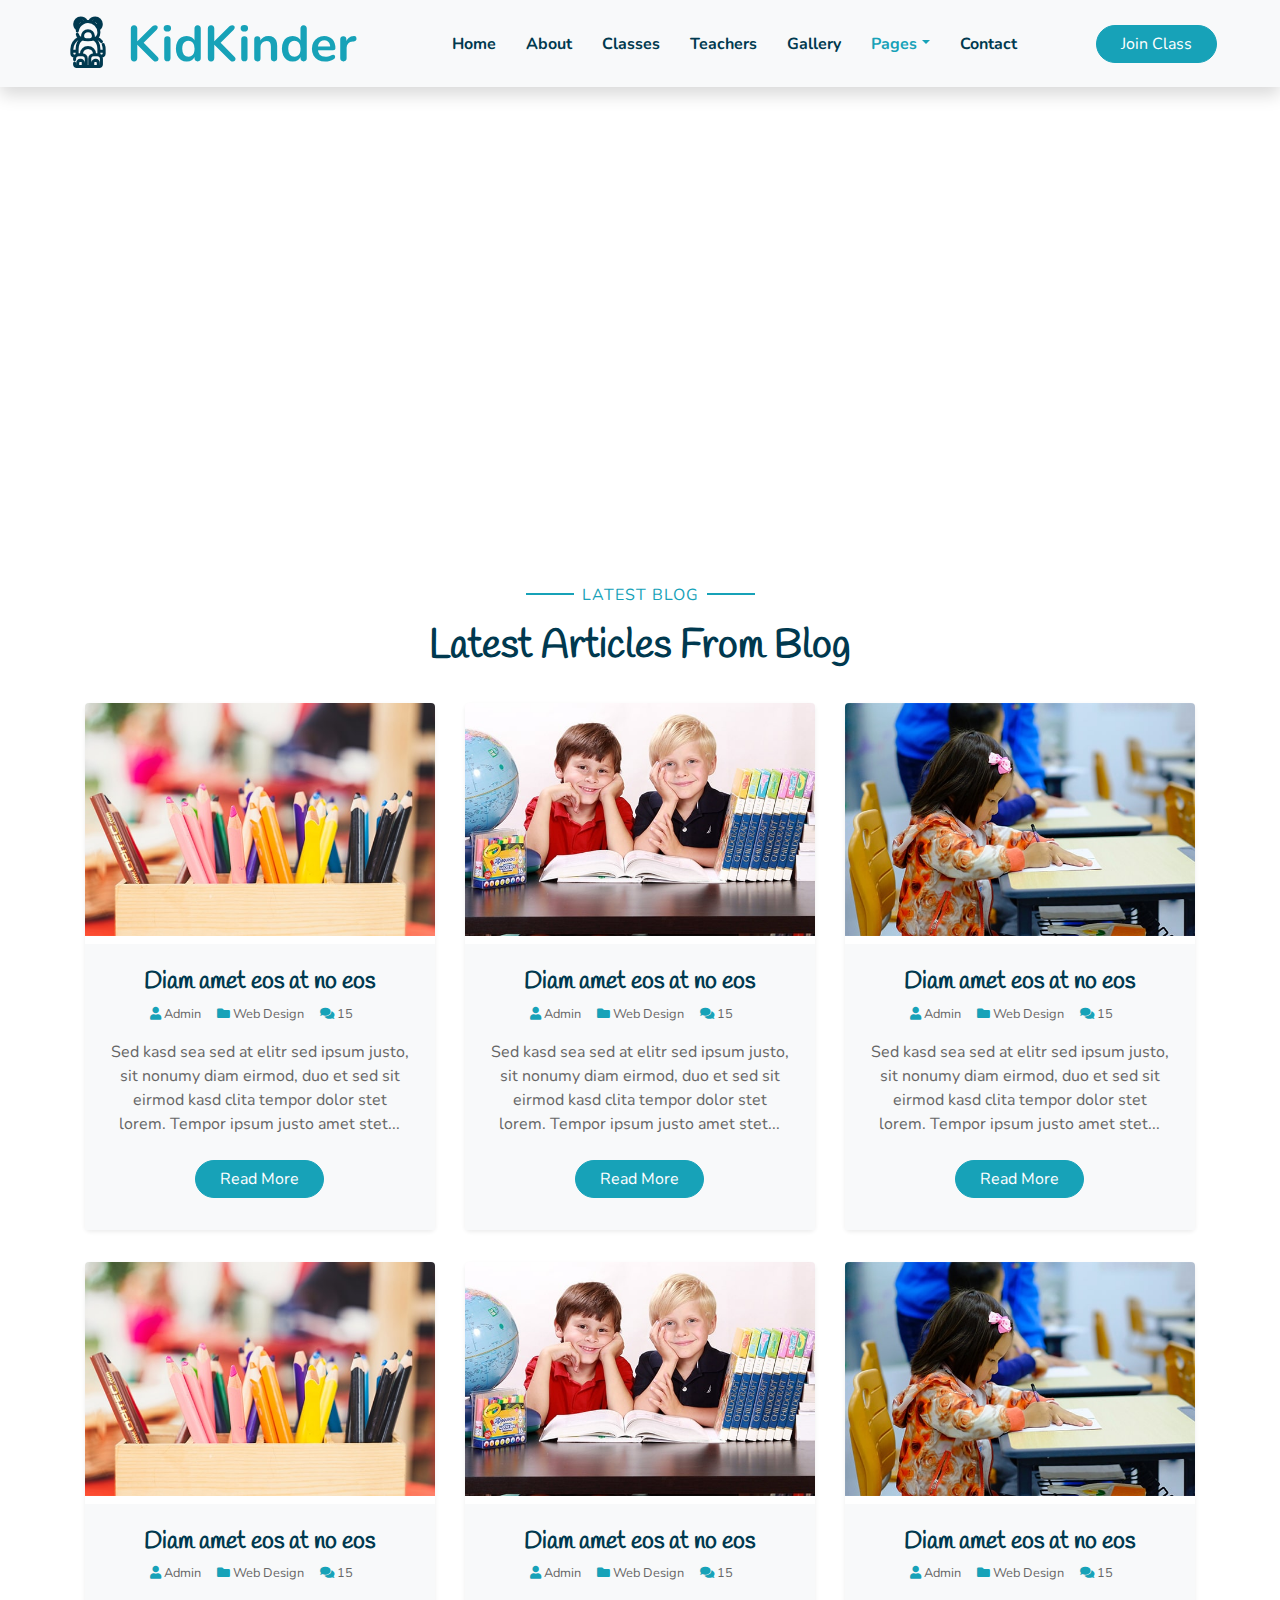
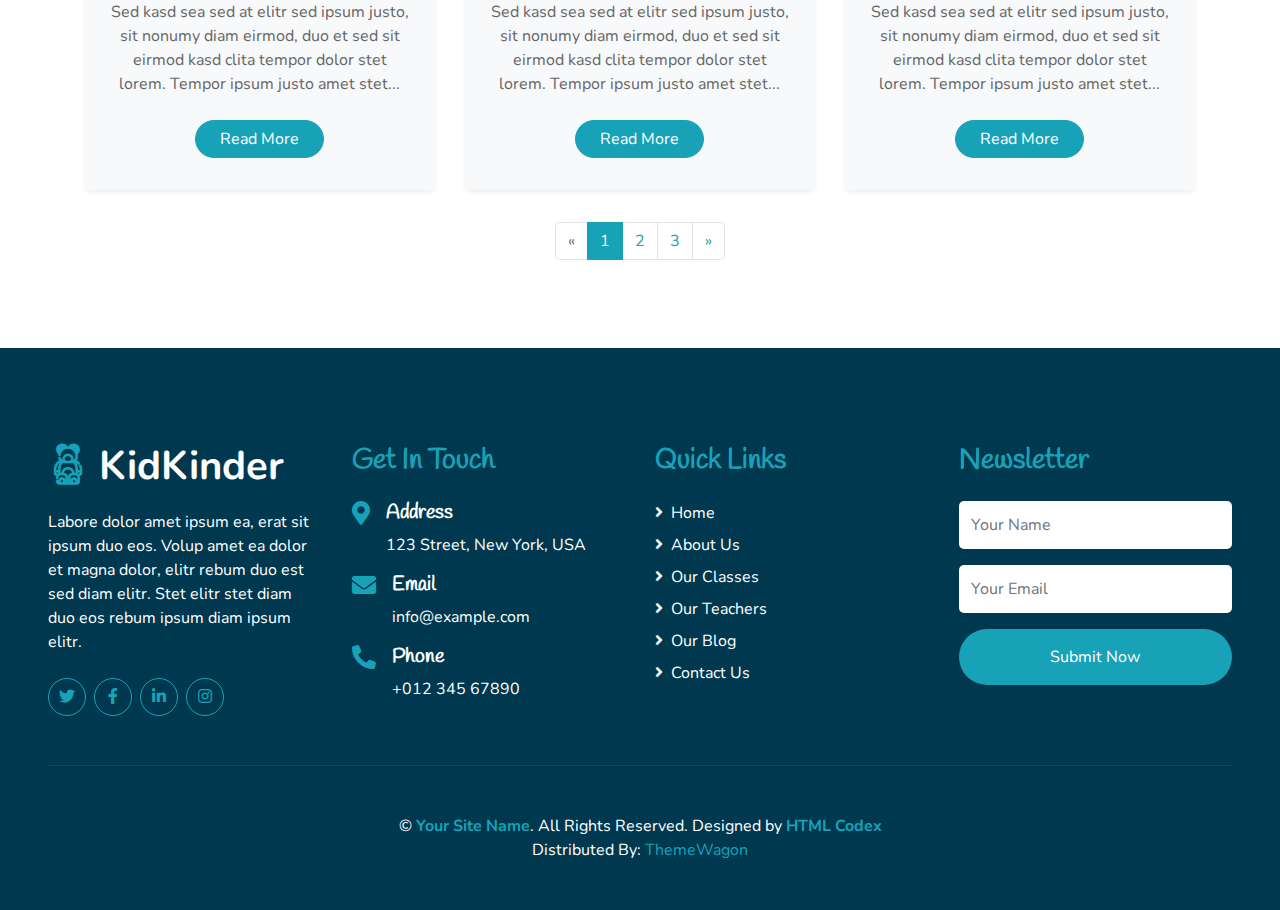
<file: blog.html>
<!DOCTYPE html>
<html lang="en">
  <head>
    <meta charset="utf-8" />
    <title>KidKinder - Kindergarten Website Template</title>
    <meta content="width=device-width, initial-scale=1.0" name="viewport" />
    <meta content="Free HTML Templates" name="keywords" />
    <meta content="Free HTML Templates" name="description" />

    <!-- Favicon -->
    <link href="img/favicon.ico" rel="icon" />

    <!-- Google Web Fonts -->
    <link rel="preconnect" href="https://fonts.gstatic.com" />
    <link
      href="https://fonts.googleapis.com/css2?family=Handlee&family=Nunito&display=swap"
      rel="stylesheet"
    />

    <!-- Font Awesome -->
    <link
      href="https://cdnjs.cloudflare.com/ajax/libs/font-awesome/5.10.0/css/all.min.css"
      rel="stylesheet"
    />

    <!-- Flaticon Font -->
    <link href="lib/flaticon/font/flaticon.css" rel="stylesheet" />

    <!-- Libraries Stylesheet -->
    <link href="lib/owlcarousel/assets/owl.carousel.min.css" rel="stylesheet" />
    <link href="lib/lightbox/css/lightbox.min.css" rel="stylesheet" />

    <!-- Customized Bootstrap Stylesheet -->
    <link href="css/style.css" rel="stylesheet" />
  </head>

  <body>
    <!-- Navbar Start -->
    <div class="container-fluid bg-light position-relative shadow">
      <nav
        class="navbar navbar-expand-lg bg-light navbar-light py-3 py-lg-0 px-0 px-lg-5"
      >
        <a
          href=""
          class="navbar-brand font-weight-bold text-secondary"
          style="font-size: 50px"
        >
          <i class="flaticon-043-teddy-bear"></i>
          <span class="text-primary">KidKinder</span>
        </a>
        <button
          type="button"
          class="navbar-toggler"
          data-toggle="collapse"
          data-target="#navbarCollapse"
        >
          <span class="navbar-toggler-icon"></span>
        </button>
        <div
          class="collapse navbar-collapse justify-content-between"
          id="navbarCollapse"
        >
          <div class="navbar-nav font-weight-bold mx-auto py-0">
            <a href="index.html" class="nav-item nav-link">Home</a>
            <a href="about.html" class="nav-item nav-link">About</a>
            <a href="class.html" class="nav-item nav-link">Classes</a>
            <a href="team.html" class="nav-item nav-link">Teachers</a>
            <a href="gallery.html" class="nav-item nav-link">Gallery</a>
            <div class="nav-item dropdown">
              <a
                href="#"
                class="nav-link dropdown-toggle active"
                data-toggle="dropdown"
                >Pages</a
              >
              <div class="dropdown-menu rounded-0 m-0">
                <a href="blog.html" class="dropdown-item">Blog Grid</a>
                <a href="single.html" class="dropdown-item">Blog Detail</a>
              </div>
            </div>
            <a href="contact.html" class="nav-item nav-link">Contact</a>
          </div>
          <a href="" class="btn btn-primary px-4">Join Class</a>
        </div>
      </nav>
    </div>
    <!-- Navbar End -->

    <!-- Header Start -->
    <div class="container-fluid bg-primary mb-5">
      <div
        class="d-flex flex-column align-items-center justify-content-center"
        style="min-height: 400px"
      >
        <h3 class="display-3 font-weight-bold text-white">Our Blog</h3>
        <div class="d-inline-flex text-white">
          <p class="m-0"><a class="text-white" href="">Home</a></p>
          <p class="m-0 px-2">/</p>
          <p class="m-0">Our Blog</p>
        </div>
      </div>
    </div>
    <!-- Header End -->

    <!-- Blog Start -->
    <div class="container-fluid pt-5">
      <div class="container">
        <div class="text-center pb-2">
          <p class="section-title px-5">
            <span class="px-2">Latest Blog</span>
          </p>
          <h1 class="mb-4">Latest Articles From Blog</h1>
        </div>
        <div class="row pb-3">
          <div class="col-lg-4 mb-4">
            <div class="card border-0 shadow-sm mb-2">
              <img class="card-img-top mb-2" src="img/blog-1.jpg" alt="" />
              <div class="card-body bg-light text-center p-4">
                <h4 class="">Diam amet eos at no eos</h4>
                <div class="d-flex justify-content-center mb-3">
                  <small class="mr-3"
                    ><i class="fa fa-user text-primary"></i> Admin</small
                  >
                  <small class="mr-3"
                    ><i class="fa fa-folder text-primary"></i> Web Design</small
                  >
                  <small class="mr-3"
                    ><i class="fa fa-comments text-primary"></i> 15</small
                  >
                </div>
                <p>
                  Sed kasd sea sed at elitr sed ipsum justo, sit nonumy diam
                  eirmod, duo et sed sit eirmod kasd clita tempor dolor stet
                  lorem. Tempor ipsum justo amet stet...
                </p>
                <a href="" class="btn btn-primary px-4 mx-auto my-2"
                  >Read More</a
                >
              </div>
            </div>
          </div>
          <div class="col-lg-4 mb-4">
            <div class="card border-0 shadow-sm mb-2">
              <img class="card-img-top mb-2" src="img/blog-2.jpg" alt="" />
              <div class="card-body bg-light text-center p-4">
                <h4 class="">Diam amet eos at no eos</h4>
                <div class="d-flex justify-content-center mb-3">
                  <small class="mr-3"
                    ><i class="fa fa-user text-primary"></i> Admin</small
                  >
                  <small class="mr-3"
                    ><i class="fa fa-folder text-primary"></i> Web Design</small
                  >
                  <small class="mr-3"
                    ><i class="fa fa-comments text-primary"></i> 15</small
                  >
                </div>
                <p>
                  Sed kasd sea sed at elitr sed ipsum justo, sit nonumy diam
                  eirmod, duo et sed sit eirmod kasd clita tempor dolor stet
                  lorem. Tempor ipsum justo amet stet...
                </p>
                <a href="" class="btn btn-primary px-4 mx-auto my-2"
                  >Read More</a
                >
              </div>
            </div>
          </div>
          <div class="col-lg-4 mb-4">
            <div class="card border-0 shadow-sm mb-2">
              <img class="card-img-top mb-2" src="img/blog-3.jpg" alt="" />
              <div class="card-body bg-light text-center p-4">
                <h4 class="">Diam amet eos at no eos</h4>
                <div class="d-flex justify-content-center mb-3">
                  <small class="mr-3"
                    ><i class="fa fa-user text-primary"></i> Admin</small
                  >
                  <small class="mr-3"
                    ><i class="fa fa-folder text-primary"></i> Web Design</small
                  >
                  <small class="mr-3"
                    ><i class="fa fa-comments text-primary"></i> 15</small
                  >
                </div>
                <p>
                  Sed kasd sea sed at elitr sed ipsum justo, sit nonumy diam
                  eirmod, duo et sed sit eirmod kasd clita tempor dolor stet
                  lorem. Tempor ipsum justo amet stet...
                </p>
                <a href="" class="btn btn-primary px-4 mx-auto my-2"
                  >Read More</a
                >
              </div>
            </div>
          </div>
          <div class="col-lg-4 mb-4">
            <div class="card border-0 shadow-sm mb-2">
              <img class="card-img-top mb-2" src="img/blog-1.jpg" alt="" />
              <div class="card-body bg-light text-center p-4">
                <h4 class="">Diam amet eos at no eos</h4>
                <div class="d-flex justify-content-center mb-3">
                  <small class="mr-3"
                    ><i class="fa fa-user text-primary"></i> Admin</small
                  >
                  <small class="mr-3"
                    ><i class="fa fa-folder text-primary"></i> Web Design</small
                  >
                  <small class="mr-3"
                    ><i class="fa fa-comments text-primary"></i> 15</small
                  >
                </div>
                <p>
                  Sed kasd sea sed at elitr sed ipsum justo, sit nonumy diam
                  eirmod, duo et sed sit eirmod kasd clita tempor dolor stet
                  lorem. Tempor ipsum justo amet stet...
                </p>
                <a href="" class="btn btn-primary px-4 mx-auto my-2"
                  >Read More</a
                >
              </div>
            </div>
          </div>
          <div class="col-lg-4 mb-4">
            <div class="card border-0 shadow-sm mb-2">
              <img class="card-img-top mb-2" src="img/blog-2.jpg" alt="" />
              <div class="card-body bg-light text-center p-4">
                <h4 class="">Diam amet eos at no eos</h4>
                <div class="d-flex justify-content-center mb-3">
                  <small class="mr-3"
                    ><i class="fa fa-user text-primary"></i> Admin</small
                  >
                  <small class="mr-3"
                    ><i class="fa fa-folder text-primary"></i> Web Design</small
                  >
                  <small class="mr-3"
                    ><i class="fa fa-comments text-primary"></i> 15</small
                  >
                </div>
                <p>
                  Sed kasd sea sed at elitr sed ipsum justo, sit nonumy diam
                  eirmod, duo et sed sit eirmod kasd clita tempor dolor stet
                  lorem. Tempor ipsum justo amet stet...
                </p>
                <a href="" class="btn btn-primary px-4 mx-auto my-2"
                  >Read More</a
                >
              </div>
            </div>
          </div>
          <div class="col-lg-4 mb-4">
            <div class="card border-0 shadow-sm mb-2">
              <img class="card-img-top mb-2" src="img/blog-3.jpg" alt="" />
              <div class="card-body bg-light text-center p-4">
                <h4 class="">Diam amet eos at no eos</h4>
                <div class="d-flex justify-content-center mb-3">
                  <small class="mr-3"
                    ><i class="fa fa-user text-primary"></i> Admin</small
                  >
                  <small class="mr-3"
                    ><i class="fa fa-folder text-primary"></i> Web Design</small
                  >
                  <small class="mr-3"
                    ><i class="fa fa-comments text-primary"></i> 15</small
                  >
                </div>
                <p>
                  Sed kasd sea sed at elitr sed ipsum justo, sit nonumy diam
                  eirmod, duo et sed sit eirmod kasd clita tempor dolor stet
                  lorem. Tempor ipsum justo amet stet...
                </p>
                <a href="" class="btn btn-primary px-4 mx-auto my-2"
                  >Read More</a
                >
              </div>
            </div>
          </div>
          <div class="col-md-12 mb-4">
            <nav aria-label="Page navigation">
              <ul class="pagination justify-content-center mb-0">
                <li class="page-item disabled">
                  <a class="page-link" href="#" aria-label="Previous">
                    <span aria-hidden="true">&laquo;</span>
                    <span class="sr-only">Previous</span>
                  </a>
                </li>
                <li class="page-item active">
                  <a class="page-link" href="#">1</a>
                </li>
                <li class="page-item"><a class="page-link" href="#">2</a></li>
                <li class="page-item"><a class="page-link" href="#">3</a></li>
                <li class="page-item">
                  <a class="page-link" href="#" aria-label="Next">
                    <span aria-hidden="true">&raquo;</span>
                    <span class="sr-only">Next</span>
                  </a>
                </li>
              </ul>
            </nav>
          </div>
        </div>
      </div>
    </div>
    <!-- Blog End -->

    <!-- Footer Start -->
    <div
      class="container-fluid bg-secondary text-white mt-5 py-5 px-sm-3 px-md-5"
    >
      <div class="row pt-5">
        <div class="col-lg-3 col-md-6 mb-5">
          <a
            href=""
            class="navbar-brand font-weight-bold text-primary m-0 mb-4 p-0"
            style="font-size: 40px; line-height: 40px"
          >
            <i class="flaticon-043-teddy-bear"></i>
            <span class="text-white">KidKinder</span>
          </a>
          <p>
            Labore dolor amet ipsum ea, erat sit ipsum duo eos. Volup amet ea
            dolor et magna dolor, elitr rebum duo est sed diam elitr. Stet elitr
            stet diam duo eos rebum ipsum diam ipsum elitr.
          </p>
          <div class="d-flex justify-content-start mt-4">
            <a
              class="btn btn-outline-primary rounded-circle text-center mr-2 px-0"
              style="width: 38px; height: 38px"
              href="#"
              ><i class="fab fa-twitter"></i
            ></a>
            <a
              class="btn btn-outline-primary rounded-circle text-center mr-2 px-0"
              style="width: 38px; height: 38px"
              href="#"
              ><i class="fab fa-facebook-f"></i
            ></a>
            <a
              class="btn btn-outline-primary rounded-circle text-center mr-2 px-0"
              style="width: 38px; height: 38px"
              href="#"
              ><i class="fab fa-linkedin-in"></i
            ></a>
            <a
              class="btn btn-outline-primary rounded-circle text-center mr-2 px-0"
              style="width: 38px; height: 38px"
              href="#"
              ><i class="fab fa-instagram"></i
            ></a>
          </div>
        </div>
        <div class="col-lg-3 col-md-6 mb-5">
          <h3 class="text-primary mb-4">Get In Touch</h3>
          <div class="d-flex">
            <h4 class="fa fa-map-marker-alt text-primary"></h4>
            <div class="pl-3">
              <h5 class="text-white">Address</h5>
              <p>123 Street, New York, USA</p>
            </div>
          </div>
          <div class="d-flex">
            <h4 class="fa fa-envelope text-primary"></h4>
            <div class="pl-3">
              <h5 class="text-white">Email</h5>
              <p>info@example.com</p>
            </div>
          </div>
          <div class="d-flex">
            <h4 class="fa fa-phone-alt text-primary"></h4>
            <div class="pl-3">
              <h5 class="text-white">Phone</h5>
              <p>+012 345 67890</p>
            </div>
          </div>
        </div>
        <div class="col-lg-3 col-md-6 mb-5">
          <h3 class="text-primary mb-4">Quick Links</h3>
          <div class="d-flex flex-column justify-content-start">
            <a class="text-white mb-2" href="#"
              ><i class="fa fa-angle-right mr-2"></i>Home</a
            >
            <a class="text-white mb-2" href="#"
              ><i class="fa fa-angle-right mr-2"></i>About Us</a
            >
            <a class="text-white mb-2" href="#"
              ><i class="fa fa-angle-right mr-2"></i>Our Classes</a
            >
            <a class="text-white mb-2" href="#"
              ><i class="fa fa-angle-right mr-2"></i>Our Teachers</a
            >
            <a class="text-white mb-2" href="#"
              ><i class="fa fa-angle-right mr-2"></i>Our Blog</a
            >
            <a class="text-white" href="#"
              ><i class="fa fa-angle-right mr-2"></i>Contact Us</a
            >
          </div>
        </div>
        <div class="col-lg-3 col-md-6 mb-5">
          <h3 class="text-primary mb-4">Newsletter</h3>
          <form action="">
            <div class="form-group">
              <input
                type="text"
                class="form-control border-0 py-4"
                placeholder="Your Name"
                required="required"
              />
            </div>
            <div class="form-group">
              <input
                type="email"
                class="form-control border-0 py-4"
                placeholder="Your Email"
                required="required"
              />
            </div>
            <div>
              <button
                class="btn btn-primary btn-block border-0 py-3"
                type="submit"
              >
                Submit Now
              </button>
            </div>
          </form>
        </div>
      </div>
      <div
        class="container-fluid pt-5"
        style="border-top: 1px solid rgba(23, 162, 184, 0.2) ;"
      >
        <p class="m-0 text-center text-white">
          &copy;
          <a class="text-primary font-weight-bold" href="#">Your Site Name</a>.
          All Rights Reserved.

          <!--/*** This template is free as long as you keep the footer author’s credit link/attribution link/backlink. If you'd like to use the template without the footer author’s credit link/attribution link/backlink, you can purchase the Credit Removal License from "https://htmlcodex.com/credit-removal". Thank you for your support. ***/-->
          Designed by
          <a class="text-primary font-weight-bold" href="https://htmlcodex.com"
            >HTML Codex</a
          >
          <br />Distributed By:
          <a href="https://themewagon.com" target="_blank">ThemeWagon</a>
        </p>
      </div>
    </div>
    <!-- Footer End -->

    <!-- Back to Top -->
    <a href="#" class="btn btn-primary p-3 back-to-top"
      ><i class="fa fa-angle-double-up"></i
    ></a>

    <!-- JavaScript Libraries -->
    <script src="https://code.jquery.com/jquery-3.4.1.min.js"></script>
    <script src="https://stackpath.bootstrapcdn.com/bootstrap/4.4.1/js/bootstrap.bundle.min.js"></script>
    <script src="lib/easing/easing.min.js"></script>
    <script src="lib/owlcarousel/owl.carousel.min.js"></script>
    <script src="lib/isotope/isotope.pkgd.min.js"></script>
    <script src="lib/lightbox/js/lightbox.min.js"></script>

    <!-- Contact Javascript File -->
    <script src="mail/jqBootstrapValidation.min.js"></script>
    <script src="mail/contact.js"></script>

    <!-- Template Javascript -->
    <script src="js/main.js"></script>
  </body>
</html>
</file>
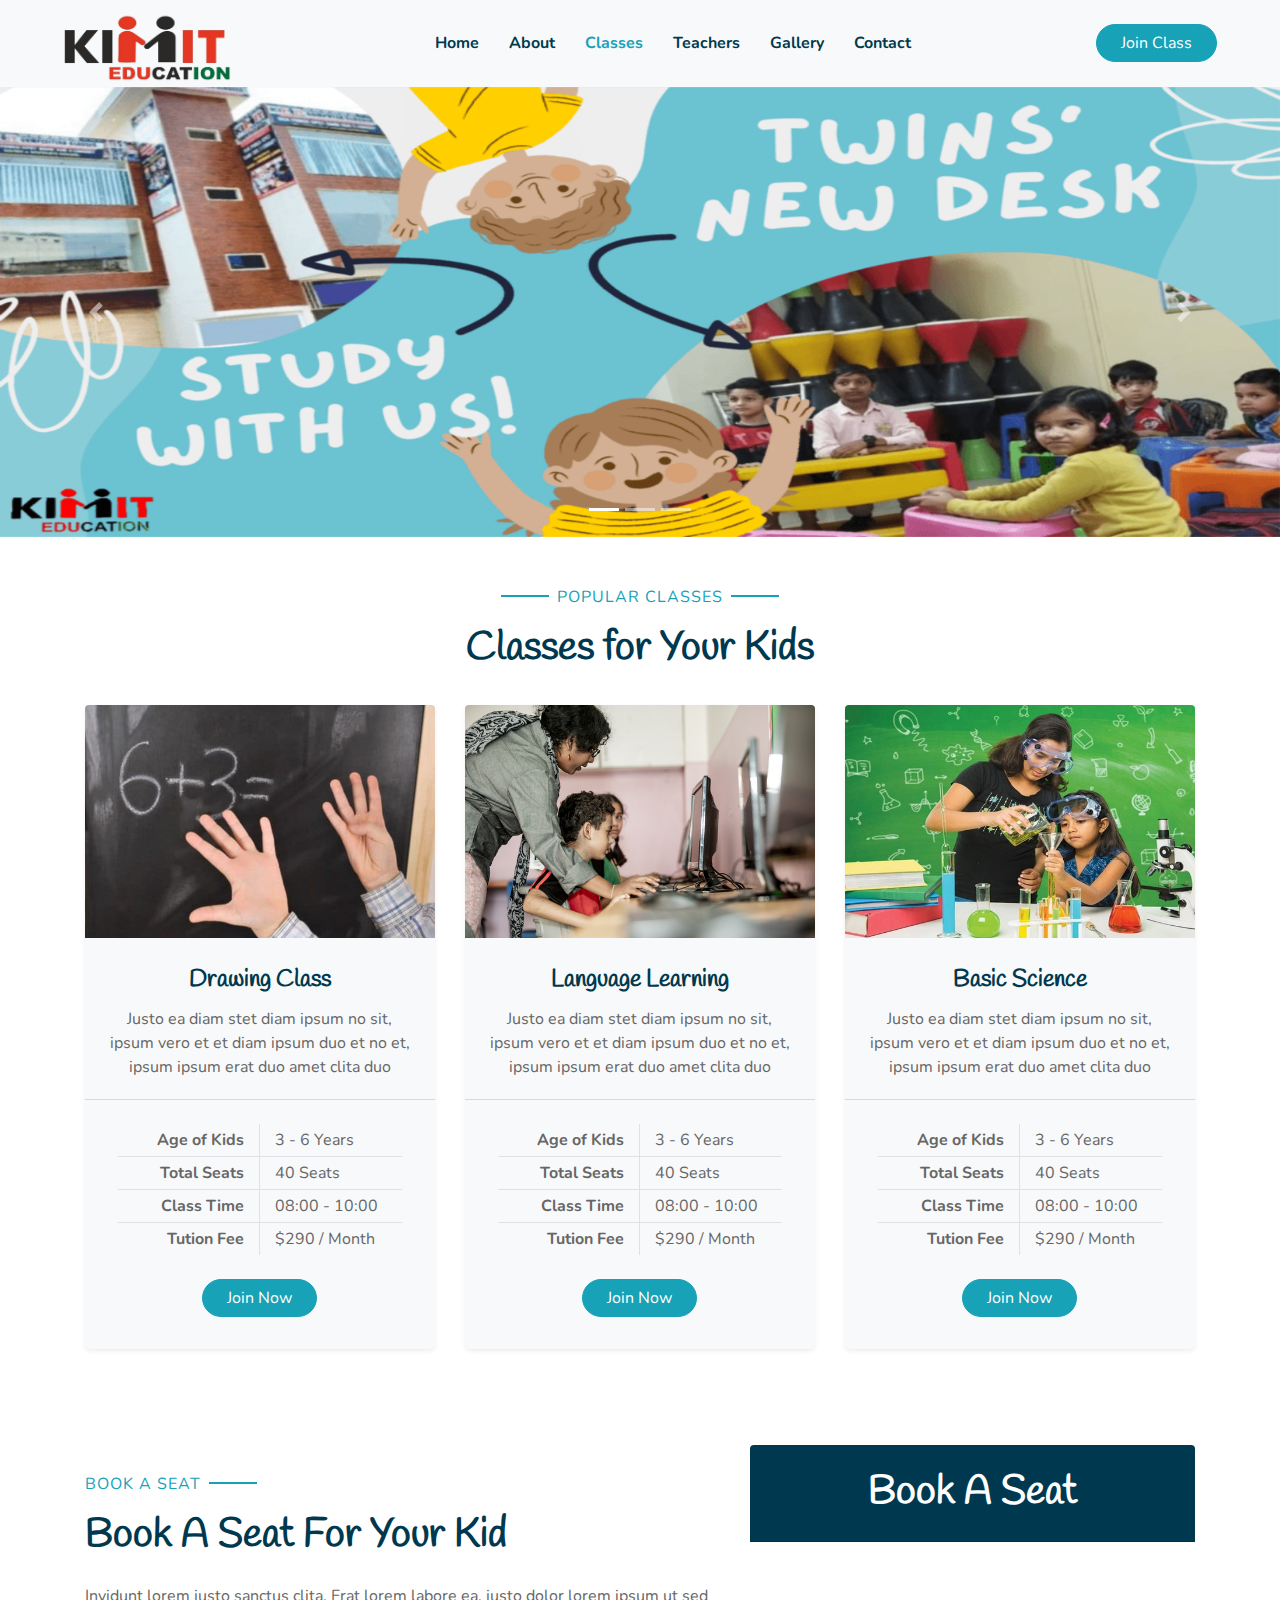
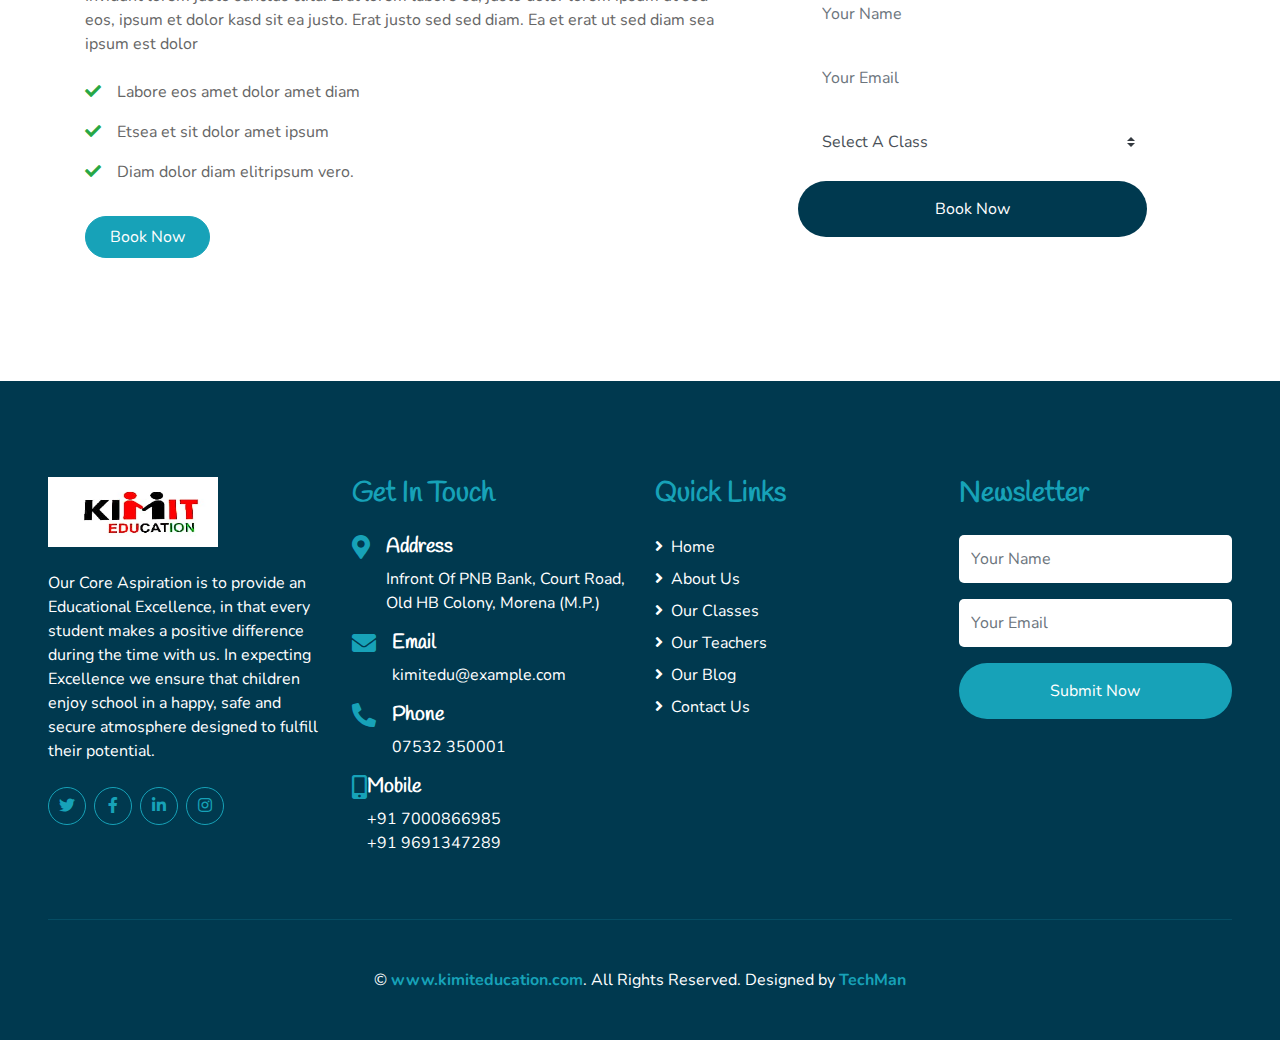
<file: class.html>
<!DOCTYPE html>
<html lang="en">

<head>
  <meta charset="utf-8" />
  <title>KidKinder - Kindergarten Website Template</title>
  <meta content="width=device-width, initial-scale=1.0" name="viewport" />
  <meta content="Free HTML Templates" name="keywords" />
  <meta content="Free HTML Templates" name="description" />

  <!-- Favicon -->
  <link href="img/favicon.ico" rel="icon" />

  <!-- Google Web Fonts -->
  <link rel="preconnect" href="https://fonts.gstatic.com" />
  <link href="https://fonts.googleapis.com/css2?family=Handlee&family=Nunito&display=swap" rel="stylesheet" />

  <!-- Font Awesome -->
  <link href="https://cdnjs.cloudflare.com/ajax/libs/font-awesome/5.10.0/css/all.min.css" rel="stylesheet" />

  <!-- Flaticon Font -->
  <link href="lib/flaticon/font/flaticon.css" rel="stylesheet" />

  <!-- Libraries Stylesheet -->
  <link href="lib/owlcarousel/assets/owl.carousel.min.css" rel="stylesheet" />
  <link href="lib/lightbox/css/lightbox.min.css" rel="stylesheet" />

  <!-- Customized Bootstrap Stylesheet -->
  <link href="css/style.css" rel="stylesheet" />
</head>

<body>
  <!-- Navbar Start -->
  <div class="container-fluid bg-light position-relative shadow">
    <nav class="navbar navbar-expand-lg bg-light navbar-light py-3 py-lg-0 px-0 px-lg-5">
      <a href="" class="navbar-brand font-weight-bold text-secondary" style="font-size: 50px">
        <img class="logo-img" src="./img/logo.png" alt="" width="170px" height="70px">
      </a>
      <button type="button" class="navbar-toggler" data-toggle="collapse" data-target="#navbarCollapse">
        <span class="navbar-toggler-icon"></span>
      </button>
      <div class="collapse navbar-collapse justify-content-between" id="navbarCollapse">
        <div class="navbar-nav font-weight-bold mx-auto py-0">
          <a href="index.html" class="nav-item nav-link">Home</a>
          <a href="about.html" class="nav-item nav-link">About</a>
          <a href="class.html" class="nav-item nav-link active">Classes</a>
          <a href="team.html" class="nav-item nav-link">Teachers</a>
          <a href="gallery.html" class="nav-item nav-link">Gallery</a>
          <!-- <div class="nav-item dropdown">
            <a href="#" class="nav-link dropdown-toggle" data-toggle="dropdown">Pages</a>
            <div class="dropdown-menu rounded-0 m-0">
              <a href="blog.html" class="dropdown-item">Blog Grid</a>
              <a href="single.html" class="dropdown-item">Blog Detail</a>
            </div>
          </div> -->
          <a href="contact.html" class="nav-item nav-link">Contact</a>
        </div>
        <a href="" class="btn btn-primary px-4">Join Class</a>
      </div>
    </nav>
  </div>
  <!-- Navbar End -->

  <!-- Header Start -->
  <!-- <div class="container-fluid bg-primary mb-5">
    <div class="d-flex flex-column align-items-center justify-content-center" style="min-height: 400px">
      <h3 class="display-3 font-weight-bold text-white">Our Classes</h3>
      <div class="d-inline-flex text-white">
        <p class="m-0"><a class="text-white" href="">Home</a></p>
        <p class="m-0 px-2">/</p>
        <p class="m-0">Our Classes</p>
      </div>
    </div>
  </div> -->
  <!-- Header End -->
  <div id="carouselExampleIndicators" class="carousel slide" data-ride="carousel">
    <ol class="carousel-indicators">
      <li data-target="#carouselExampleIndicators" data-slide-to="0" class="active"></li>
      <li data-target="#carouselExampleIndicators" data-slide-to="1"></li>
      <li data-target="#carouselExampleIndicators" data-slide-to="2"></li>
    </ol>
    <div class="carousel-inner">
      <div class="carousel-item active">
        <img class="d-block w-100" src="/img/1.png" alt="First slide" height="450px">
      </div>
      <div class=" carousel-item">
        <img class="d-block w-100" src="/img/2.png" alt="Second slide" height="450px">
      </div>
      <div class="carousel-item">
        <img class="d-block w-100" src="/img/3.png" alt="Third slide" height="450px">
      </div>
    </div>
    <a class="carousel-control-prev" href="#carouselExampleIndicators" role="button" data-slide="prev">
      <span class="carousel-control-prev-icon" aria-hidden="true"></span>
      <span class="sr-only">Previous</span>
    </a>
    <a class="carousel-control-next" href="#carouselExampleIndicators" role="button" data-slide="next">
      <span class="carousel-control-next-icon" aria-hidden="true"></span>
      <span class="sr-only">Next</span>
    </a>
  </div>
  <!-- Class Start -->
  <div class="container-fluid pt-5">
    <div class="container">
      <div class="text-center pb-2">
        <p class="section-title px-5">
          <span class="px-2">Popular Classes</span>
        </p>
        <h1 class="mb-4">Classes for Your Kids</h1>
      </div>
      <div class="row">
        <div class="col-lg-4 mb-5">
          <div class="card border-0 bg-light shadow-sm pb-2">
            <img class="card-img-top mb-2" src="img/class-1.jpg" alt="" />
            <div class="card-body text-center">
              <h4 class="card-title">Drawing Class</h4>
              <p class="card-text">
                Justo ea diam stet diam ipsum no sit, ipsum vero et et diam
                ipsum duo et no et, ipsum ipsum erat duo amet clita duo
              </p>
            </div>
            <div class="card-footer bg-transparent py-4 px-5">
              <div class="row border-bottom">
                <div class="col-6 py-1 text-right border-right">
                  <strong>Age of Kids</strong>
                </div>
                <div class="col-6 py-1">3 - 6 Years</div>
              </div>
              <div class="row border-bottom">
                <div class="col-6 py-1 text-right border-right">
                  <strong>Total Seats</strong>
                </div>
                <div class="col-6 py-1">40 Seats</div>
              </div>
              <div class="row border-bottom">
                <div class="col-6 py-1 text-right border-right">
                  <strong>Class Time</strong>
                </div>
                <div class="col-6 py-1">08:00 - 10:00</div>
              </div>
              <div class="row">
                <div class="col-6 py-1 text-right border-right">
                  <strong>Tution Fee</strong>
                </div>
                <div class="col-6 py-1">$290 / Month</div>
              </div>
            </div>
            <a href="" class="btn btn-primary px-4 mx-auto mb-4">Join Now</a>
          </div>
        </div>
        <div class="col-lg-4 mb-5">
          <div class="card border-0 bg-light shadow-sm pb-2">
            <img class="card-img-top mb-2" src="img/class-2.jpg" alt="" />
            <div class="card-body text-center">
              <h4 class="card-title">Language Learning</h4>
              <p class="card-text">
                Justo ea diam stet diam ipsum no sit, ipsum vero et et diam
                ipsum duo et no et, ipsum ipsum erat duo amet clita duo
              </p>
            </div>
            <div class="card-footer bg-transparent py-4 px-5">
              <div class="row border-bottom">
                <div class="col-6 py-1 text-right border-right">
                  <strong>Age of Kids</strong>
                </div>
                <div class="col-6 py-1">3 - 6 Years</div>
              </div>
              <div class="row border-bottom">
                <div class="col-6 py-1 text-right border-right">
                  <strong>Total Seats</strong>
                </div>
                <div class="col-6 py-1">40 Seats</div>
              </div>
              <div class="row border-bottom">
                <div class="col-6 py-1 text-right border-right">
                  <strong>Class Time</strong>
                </div>
                <div class="col-6 py-1">08:00 - 10:00</div>
              </div>
              <div class="row">
                <div class="col-6 py-1 text-right border-right">
                  <strong>Tution Fee</strong>
                </div>
                <div class="col-6 py-1">$290 / Month</div>
              </div>
            </div>
            <a href="" class="btn btn-primary px-4 mx-auto mb-4">Join Now</a>
          </div>
        </div>
        <div class="col-lg-4 mb-5">
          <div class="card border-0 bg-light shadow-sm pb-2">
            <img class="card-img-top mb-2" src="img/class-3.jpg" alt="" />
            <div class="card-body text-center">
              <h4 class="card-title">Basic Science</h4>
              <p class="card-text">
                Justo ea diam stet diam ipsum no sit, ipsum vero et et diam
                ipsum duo et no et, ipsum ipsum erat duo amet clita duo
              </p>
            </div>
            <div class="card-footer bg-transparent py-4 px-5">
              <div class="row border-bottom">
                <div class="col-6 py-1 text-right border-right">
                  <strong>Age of Kids</strong>
                </div>
                <div class="col-6 py-1">3 - 6 Years</div>
              </div>
              <div class="row border-bottom">
                <div class="col-6 py-1 text-right border-right">
                  <strong>Total Seats</strong>
                </div>
                <div class="col-6 py-1">40 Seats</div>
              </div>
              <div class="row border-bottom">
                <div class="col-6 py-1 text-right border-right">
                  <strong>Class Time</strong>
                </div>
                <div class="col-6 py-1">08:00 - 10:00</div>
              </div>
              <div class="row">
                <div class="col-6 py-1 text-right border-right">
                  <strong>Tution Fee</strong>
                </div>
                <div class="col-6 py-1">$290 / Month</div>
              </div>
            </div>
            <a href="" class="btn btn-primary px-4 mx-auto mb-4">Join Now</a>
          </div>
        </div>
      </div>
    </div>
  </div>
  <!-- Class End -->

  <!-- Registration Start -->
  <div class="container-fluid py-5">
    <div class="container">
      <div class="row align-items-center">
        <div class="col-lg-7 mb-5 mb-lg-0">
          <p class="section-title pr-5">
            <span class="pr-2">Book A Seat</span>
          </p>
          <h1 class="mb-4">Book A Seat For Your Kid</h1>
          <p>
            Invidunt lorem justo sanctus clita. Erat lorem labore ea, justo
            dolor lorem ipsum ut sed eos, ipsum et dolor kasd sit ea justo.
            Erat justo sed sed diam. Ea et erat ut sed diam sea ipsum est
            dolor
          </p>
          <ul class="list-inline m-0">
            <li class="py-2">
              <i class="fa fa-check text-success mr-3"></i>Labore eos amet
              dolor amet diam
            </li>
            <li class="py-2">
              <i class="fa fa-check text-success mr-3"></i>Etsea et sit dolor
              amet ipsum
            </li>
            <li class="py-2">
              <i class="fa fa-check text-success mr-3"></i>Diam dolor diam
              elitripsum vero.
            </li>
          </ul>
          <a href="" class="btn btn-primary mt-4 py-2 px-4">Book Now</a>
        </div>
        <div class="col-lg-5">
          <div class="card border-0">
            <div class="card-header bg-secondary text-center p-4">
              <h1 class="text-white m-0">Book A Seat</h1>
            </div>
            <div class="card-body rounded-bottom bg-primary p-5">
              <form>
                <div class="form-group">
                  <input type="text" class="form-control border-0 p-4" placeholder="Your Name" required="required" />
                </div>
                <div class="form-group">
                  <input type="email" class="form-control border-0 p-4" placeholder="Your Email" required="required" />
                </div>
                <div class="form-group">
                  <select class="custom-select border-0 px-4" style="height: 47px">
                    <option selected>Select A Class</option>
                    <option value="1">Class 1</option>
                    <option value="2">Class 1</option>
                    <option value="3">Class 1</option>
                  </select>
                </div>
                <div>
                  <button class="btn btn-secondary btn-block border-0 py-3" type="submit">
                    Book Now
                  </button>
                </div>
              </form>
            </div>
          </div>
        </div>
      </div>
    </div>
  </div>
  <!-- Registration End -->

  <!-- Footer Start -->
  <div class="container-fluid bg-secondary text-white mt-5 py-5 px-sm-3 px-md-5">
    <div class="row pt-5">
      <div class="col-lg-3 col-md-6 mb-5">
        <a href="" class="navbar-brand font-weight-bold text-primary m-0 mb-4 p-0"
          style="font-size: 40px; line-height: 40px">
          <img class="logo-img" src="./img/logo-footer.jpg" alt="" width="170px" height="70px">
        </a>
        <p>
          Our Core Aspiration is to provide an Educational Excellence, in that every student makes a positive difference
          during the time with us. In expecting Excellence we ensure that children enjoy school in a happy, safe and
          secure atmosphere designed to fulfill their potential.
        </p>
        <div class="d-flex justify-content-start mt-4">
          <a class="btn btn-outline-primary rounded-circle text-center mr-2 px-0" style="width: 38px; height: 38px"
            href="#"><i class="fab fa-twitter"></i></a>
          <a class="btn btn-outline-primary rounded-circle text-center mr-2 px-0" style="width: 38px; height: 38px"
            href="#"><i class="fab fa-facebook-f"></i></a>
          <a class="btn btn-outline-primary rounded-circle text-center mr-2 px-0" style="width: 38px; height: 38px"
            href="#"><i class="fab fa-linkedin-in"></i></a>
          <a class="btn btn-outline-primary rounded-circle text-center mr-2 px-0" style="width: 38px; height: 38px"
            href="#"><i class="fab fa-instagram"></i></a>
        </div>
      </div>
      <div class="col-lg-3 col-md-6 mb-5">
        <h3 class="text-primary mb-4">Get In Touch</h3>
        <div class="d-flex">
          <h4 class="fa fa-map-marker-alt text-primary"></h4>
          <div class="pl-3">
            <h5 class="text-white">Address</h5>
            <p>Infront Of PNB Bank, Court Road, Old HB Colony, Morena (M.P.) </p>
          </div>
        </div>
        <div class="d-flex">
          <h4 class="fa fa-envelope text-primary"></h4>
          <div class="pl-3">
            <h5 class="text-white">Email</h5>
            <p>kimitedu@example.com</p>
          </div>
        </div>
        <div class="d-flex">
          <h4 class="fa fa-phone-alt text-primary"></h4>
          <div class="pl-3">
            <h5 class="text-white">Phone</h5>
            <p>07532 350001 </p>
          </div>
        </div>
        <div class="d-flex">
          <h4 class="fa fa-mobile-alt text-primary"></h4>
          <div class="pl-addon">
            <h5 class="text-white"> Mobile</h5>
            <p>+91 7000866985 <br>+91 9691347289</p>
          </div>
        </div>
      </div>
      <div class="col-lg-3 col-md-6 mb-5">
        <h3 class="text-primary mb-4">Quick Links</h3>
        <div class="d-flex flex-column justify-content-start">
          <a class="text-white mb-2" href="#"><i class="fa fa-angle-right mr-2"></i>Home</a>
          <a class="text-white mb-2" href="#"><i class="fa fa-angle-right mr-2"></i>About Us</a>
          <a class="text-white mb-2" href="#"><i class="fa fa-angle-right mr-2"></i>Our Classes</a>
          <a class="text-white mb-2" href="#"><i class="fa fa-angle-right mr-2"></i>Our Teachers</a>
          <a class="text-white mb-2" href="#"><i class="fa fa-angle-right mr-2"></i>Our Blog</a>
          <a class="text-white" href="#"><i class="fa fa-angle-right mr-2"></i>Contact Us</a>
        </div>
      </div>
      <div class="col-lg-3 col-md-6 mb-5">
        <h3 class="text-primary mb-4">Newsletter</h3>
        <form action="">
          <div class="form-group">
            <input type="text" class="form-control border-0 py-4" placeholder="Your Name" required="required" />
          </div>
          <div class="form-group">
            <input type="email" class="form-control border-0 py-4" placeholder="Your Email" required="required" />
          </div>
          <div>
            <button class="btn btn-primary btn-block border-0 py-3" type="submit">
              Submit Now
            </button>
          </div>
        </form>
      </div>
    </div>
    <div class="container-fluid pt-5" style="border-top: 1px solid rgba(23, 162, 184, 0.2) ;">
      <p class="m-0 text-center text-white">
        &copy;
        <a class="text-primary font-weight-bold" href="#">www.kimiteducation.com</a>.
        All Rights Reserved.

        <!--/*** This template is free as long as you keep the footer author’s credit link/attribution link/backlink. If you'd like to use the template without the footer author’s credit link/attribution link/backlink, you can purchase the Credit Removal License from "https://htmlcodex.com/credit-removal". Thank you for your support. ***/-->
        Designed by
        <a class="text-primary font-weight-bold" href="https://htmlcodex.com">TechMan</a>
        <!-- <br />Distributed By: -->
        <!-- <a href="https://themewagon.com" target="_blank">ThemeWagon</a> -->
      </p>
    </div>
  </div>
  <!-- Footer End -->

  <!-- Back to Top -->
  <a href="#" class="btn btn-primary p-3 back-to-top"><i class="fa fa-angle-double-up"></i></a>

  <!-- JavaScript Libraries -->
  <script src="https://code.jquery.com/jquery-3.4.1.min.js"></script>
  <script src="https://stackpath.bootstrapcdn.com/bootstrap/4.4.1/js/bootstrap.bundle.min.js"></script>
  <script src="lib/easing/easing.min.js"></script>
  <script src="lib/owlcarousel/owl.carousel.min.js"></script>
  <script src="lib/isotope/isotope.pkgd.min.js"></script>
  <script src="lib/lightbox/js/lightbox.min.js"></script>

  <!-- Contact Javascript File -->
  <script src="mail/jqBootstrapValidation.min.js"></script>
  <script src="mail/contact.js"></script>

  <!-- Template Javascript -->
  <script src="js/main.js"></script>
</body>

</html>
</file>
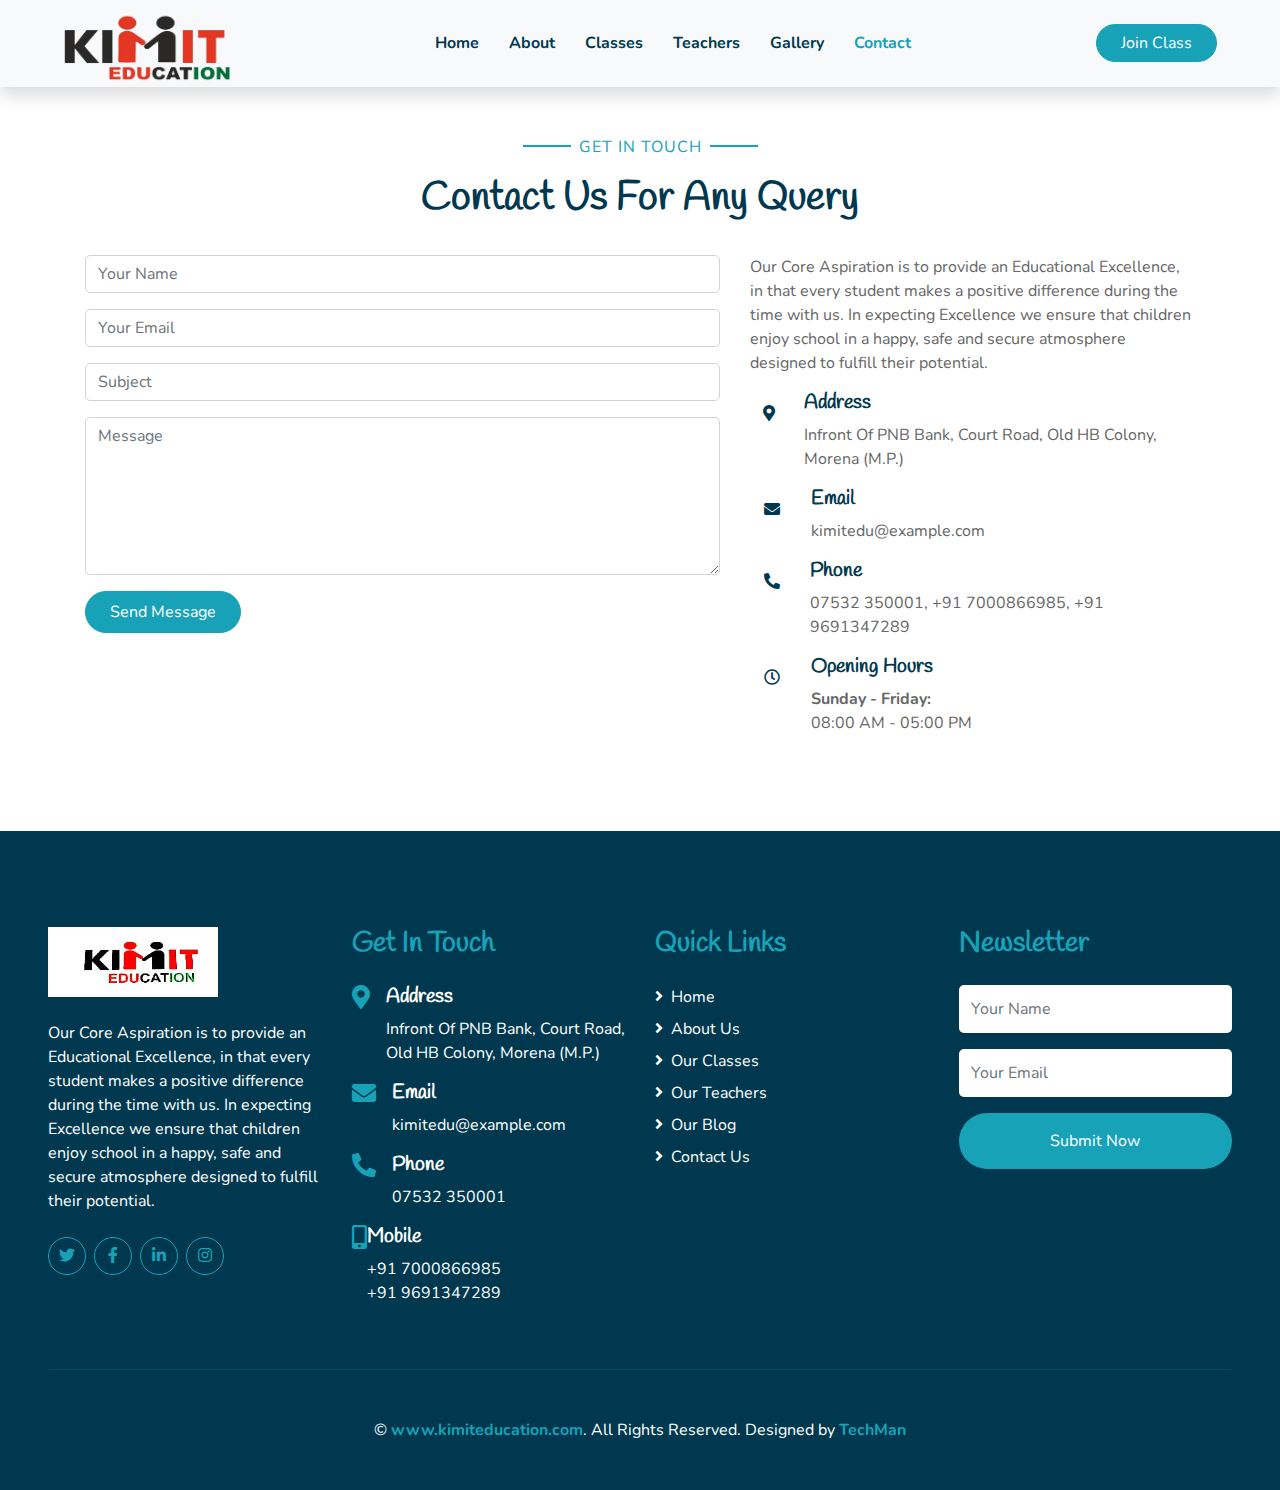
<file: contact.html>
<!DOCTYPE html>
<html lang="en">

<head>
  <meta charset="utf-8" />
  <title>KidKinder - Kindergarten Website Template</title>
  <meta content="width=device-width, initial-scale=1.0" name="viewport" />
  <meta content="Free HTML Templates" name="keywords" />
  <meta content="Free HTML Templates" name="description" />

  <!-- Favicon -->
  <link href="img/favicon.ico" rel="icon" />

  <!-- Google Web Fonts -->
  <link rel="preconnect" href="https://fonts.gstatic.com" />
  <link href="https://fonts.googleapis.com/css2?family=Handlee&family=Nunito&display=swap" rel="stylesheet" />

  <!-- Font Awesome -->
  <link href="https://cdnjs.cloudflare.com/ajax/libs/font-awesome/5.10.0/css/all.min.css" rel="stylesheet" />

  <!-- Flaticon Font -->
  <link href="lib/flaticon/font/flaticon.css" rel="stylesheet" />

  <!-- Libraries Stylesheet -->
  <link href="lib/owlcarousel/assets/owl.carousel.min.css" rel="stylesheet" />
  <link href="lib/lightbox/css/lightbox.min.css" rel="stylesheet" />

  <!-- Customized Bootstrap Stylesheet -->
  <link href="css/style.css" rel="stylesheet" />
</head>

<body>
  <!-- Navbar Start -->
  <div class="container-fluid bg-light position-relative shadow">
    <nav class="navbar navbar-expand-lg bg-light navbar-light py-3 py-lg-0 px-0 px-lg-5">
      <a href="" class="navbar-brand font-weight-bold text-secondary" style="font-size: 50px">
        <img class="logo-img" src="./img/logo.png" alt="" width="170px" height="70px">
      </a>
      <button type="button" class="navbar-toggler" data-toggle="collapse" data-target="#navbarCollapse">
        <span class="navbar-toggler-icon"></span>
      </button>
      <div class="collapse navbar-collapse justify-content-between" id="navbarCollapse">
        <div class="navbar-nav font-weight-bold mx-auto py-0">
          <a href="index.html" class="nav-item nav-link">Home</a>
          <a href="about.html" class="nav-item nav-link">About</a>
          <a href="class.html" class="nav-item nav-link">Classes</a>
          <a href="team.html" class="nav-item nav-link">Teachers</a>
          <a href="gallery.html" class="nav-item nav-link">Gallery</a>
          <!-- <div class="nav-item dropdown">
            <a href="#" class="nav-link dropdown-toggle" data-toggle="dropdown">Pages</a>
            <div class="dropdown-menu rounded-0 m-0">
              <a href="blog.html" class="dropdown-item">Blog Grid</a>
              <a href="single.html" class="dropdown-item">Blog Detail</a>
            </div>
          </div> -->
          <a href="contact.html" class="nav-item nav-link active">Contact</a>
        </div>
        <a href="" class="btn btn-primary px-4">Join Class</a>
      </div>
    </nav>
  </div>
  <!-- Navbar End -->

  <!-- Header Start -->
  <!-- <div class="container-fluid bg-primary px-0 px-md-5 mb-5">
    <div class="row align-items-center px-3">
      <div class="col-lg-6 text-center text-lg-left">
        <h4 class="text-white mb-4 mt-5 mt-lg-0">Kimit Education Center</h4>
        <h1 class="display-3 font-weight-bold text-white">
          Contact Us
        </h1>
        <a href="" class="btn btn-secondary mt-1 py-3 px-5">Home</a>
      </div>
      <div class="col-lg-6 text-center text-lg-right">
        <img class="img-fluid mt-5" src="img/contact-us.png" alt="" />
      </div>
    </div>
  </div> -->
  <!-- Header End -->

  <!-- Contact Start -->
  <div class="container-fluid pt-5">
    <div class="container">
      <div class="text-center pb-2">
        <p class="section-title px-5">
          <span class="px-2">Get In Touch</span>
        </p>
        <h1 class="mb-4">Contact Us For Any Query</h1>
      </div>
      <div class="row">
        <div class="col-lg-7 mb-5">
          <div class="contact-form">
            <div id="success"></div>
            <form name="sentMessage" id="contactForm" novalidate="novalidate">
              <div class="control-group">
                <input type="text" class="form-control" id="name" placeholder="Your Name" required="required"
                  data-validation-required-message="Please enter your name" />
                <p class="help-block text-danger"></p>
              </div>
              <div class="control-group">
                <input type="email" class="form-control" id="email" placeholder="Your Email" required="required"
                  data-validation-required-message="Please enter your email" />
                <p class="help-block text-danger"></p>
              </div>
              <div class="control-group">
                <input type="text" class="form-control" id="subject" placeholder="Subject" required="required"
                  data-validation-required-message="Please enter a subject" />
                <p class="help-block text-danger"></p>
              </div>
              <div class="control-group">
                <textarea class="form-control" rows="6" id="message" placeholder="Message" required="required"
                  data-validation-required-message="Please enter your message"></textarea>
                <p class="help-block text-danger"></p>
              </div>
              <div>
                <button class="btn btn-primary py-2 px-4" type="submit" id="sendMessageButton">
                  Send Message
                </button>
              </div>
            </form>
          </div>
        </div>
        <div class="col-lg-5 mb-5">
          <p>
            Our Core Aspiration is to provide an Educational Excellence, in that every student makes a positive
            difference during the time with us. In expecting Excellence we ensure that children enjoy school in a happy,
            safe and secure atmosphere designed to fulfill their potential.
          </p>
          <div class="d-flex">
            <i class="fa fa-map-marker-alt d-inline-flex align-items-center justify-content-center bg-primary text-secondary rounded-circle"
              style="width: 45px; height: 45px"></i>
            <div class="pl-3">
              <h5>Address</h5>
              <p>Infront Of PNB Bank, Court Road, Old HB Colony, Morena (M.P.)</p>
            </div>
          </div>
          <div class="d-flex">
            <i class="fa fa-envelope d-inline-flex align-items-center justify-content-center bg-primary text-secondary rounded-circle"
              style="width: 45px; height: 45px"></i>
            <div class="pl-3">
              <h5>Email</h5>
              <p>kimitedu@example.com</p>
            </div>
          </div>
          <div class="d-flex">
            <i class="fa fa-phone-alt d-inline-flex align-items-center justify-content-center bg-primary text-secondary rounded-circle"
              style="width: 45px; height: 45px"></i>
            <div class="pl-3">
              <h5>Phone</h5>
              <p>07532 350001, +91 7000866985, +91 9691347289</p>
            </div>
          </div>
          <div class="d-flex">
            <i class="far fa-clock d-inline-flex align-items-center justify-content-center bg-primary text-secondary rounded-circle"
              style="width: 45px; height: 45px"></i>
            <div class="pl-3">
              <h5>Opening Hours</h5>
              <strong>Sunday - Friday:</strong>
              <p class="m-0">08:00 AM - 05:00 PM</p>
            </div>
          </div>
        </div>
      </div>
    </div>
  </div>
  <!-- Contact End -->

  <!-- Footer Start -->
  <div class="container-fluid bg-secondary text-white mt-5 py-5 px-sm-3 px-md-5">
    <div class="row pt-5">
      <div class="col-lg-3 col-md-6 mb-5">
        <a href="" class="navbar-brand font-weight-bold text-primary m-0 mb-4 p-0"
          style="font-size: 40px; line-height: 40px">
          <img class="logo-img" src="./img/logo-footer.jpg" alt="" width="170px" height="70px">
        </a>
        <p>
          Our Core Aspiration is to provide an Educational Excellence, in that every student makes a positive difference
          during the time with us. In expecting Excellence we ensure that children enjoy school in a happy, safe and
          secure atmosphere designed to fulfill their potential.
        </p>
        <div class="d-flex justify-content-start mt-4">
          <a class="btn btn-outline-primary rounded-circle text-center mr-2 px-0" style="width: 38px; height: 38px"
            href="#"><i class="fab fa-twitter"></i></a>
          <a class="btn btn-outline-primary rounded-circle text-center mr-2 px-0" style="width: 38px; height: 38px"
            href="#"><i class="fab fa-facebook-f"></i></a>
          <a class="btn btn-outline-primary rounded-circle text-center mr-2 px-0" style="width: 38px; height: 38px"
            href="#"><i class="fab fa-linkedin-in"></i></a>
          <a class="btn btn-outline-primary rounded-circle text-center mr-2 px-0" style="width: 38px; height: 38px"
            href="#"><i class="fab fa-instagram"></i></a>
        </div>
      </div>
      <div class="col-lg-3 col-md-6 mb-5">
        <h3 class="text-primary mb-4">Get In Touch</h3>
        <div class="d-flex">
          <h4 class="fa fa-map-marker-alt text-primary"></h4>
          <div class="pl-3">
            <h5 class="text-white">Address</h5>
            <p>Infront Of PNB Bank, Court Road, Old HB Colony, Morena (M.P.) </p>
          </div>
        </div>
        <div class="d-flex">
          <h4 class="fa fa-envelope text-primary"></h4>
          <div class="pl-3">
            <h5 class="text-white">Email</h5>
            <p>kimitedu@example.com</p>
          </div>
        </div>
        <div class="d-flex">
          <h4 class="fa fa-phone-alt text-primary"></h4>
          <div class="pl-3">
            <h5 class="text-white">Phone</h5>
            <p>07532 350001 </p>
          </div>
        </div>
        <div class="d-flex">
          <h4 class="fa fa-mobile-alt text-primary"></h4>
          <div class="pl-addon">
            <h5 class="text-white"> Mobile</h5>
            <p>+91 7000866985 <br>+91 9691347289</p>
          </div>
        </div>
      </div>
      <div class="col-lg-3 col-md-6 mb-5">
        <h3 class="text-primary mb-4">Quick Links</h3>
        <div class="d-flex flex-column justify-content-start">
          <a class="text-white mb-2" href="#"><i class="fa fa-angle-right mr-2"></i>Home</a>
          <a class="text-white mb-2" href="#"><i class="fa fa-angle-right mr-2"></i>About Us</a>
          <a class="text-white mb-2" href="#"><i class="fa fa-angle-right mr-2"></i>Our Classes</a>
          <a class="text-white mb-2" href="#"><i class="fa fa-angle-right mr-2"></i>Our Teachers</a>
          <a class="text-white mb-2" href="#"><i class="fa fa-angle-right mr-2"></i>Our Blog</a>
          <a class="text-white" href="#"><i class="fa fa-angle-right mr-2"></i>Contact Us</a>
        </div>
      </div>
      <div class="col-lg-3 col-md-6 mb-5">
        <h3 class="text-primary mb-4">Newsletter</h3>
        <form action="">
          <div class="form-group">
            <input type="text" class="form-control border-0 py-4" placeholder="Your Name" required="required" />
          </div>
          <div class="form-group">
            <input type="email" class="form-control border-0 py-4" placeholder="Your Email" required="required" />
          </div>
          <div>
            <button class="btn btn-primary btn-block border-0 py-3" type="submit">
              Submit Now
            </button>
          </div>
        </form>
      </div>
    </div>
    <div class="container-fluid pt-5" style="border-top: 1px solid rgba(23, 162, 184, 0.2) ;">
      <p class="m-0 text-center text-white">
        &copy;
        <a class="text-primary font-weight-bold" href="#">www.kimiteducation.com</a>.
        All Rights Reserved.

        <!--/*** This template is free as long as you keep the footer author’s credit link/attribution link/backlink. If you'd like to use the template without the footer author’s credit link/attribution link/backlink, you can purchase the Credit Removal License from "https://htmlcodex.com/credit-removal". Thank you for your support. ***/-->
        Designed by
        <a class="text-primary font-weight-bold" href="https://htmlcodex.com">TechMan</a>
        <!-- <br />Distributed By: -->
        <!-- <a href="https://themewagon.com" target="_blank">ThemeWagon</a> -->
      </p>
    </div>
  </div>
  <!-- Footer End -->

  <!-- Back to Top -->
  <a href="#" class="btn btn-primary p-3 back-to-top"><i class="fa fa-angle-double-up"></i></a>

  <!-- JavaScript Libraries -->
  <script src="https://code.jquery.com/jquery-3.4.1.min.js"></script>
  <script src="https://stackpath.bootstrapcdn.com/bootstrap/4.4.1/js/bootstrap.bundle.min.js"></script>
  <script src="lib/easing/easing.min.js"></script>
  <script src="lib/owlcarousel/owl.carousel.min.js"></script>
  <script src="lib/isotope/isotope.pkgd.min.js"></script>
  <script src="lib/lightbox/js/lightbox.min.js"></script>

  <!-- Contact Javascript File -->
  <script src="mail/jqBootstrapValidation.min.js"></script>
  <script src="mail/contact.js"></script>

  <!-- Template Javascript -->
  <script src="js/main.js"></script>
</body>

</html>
</file>
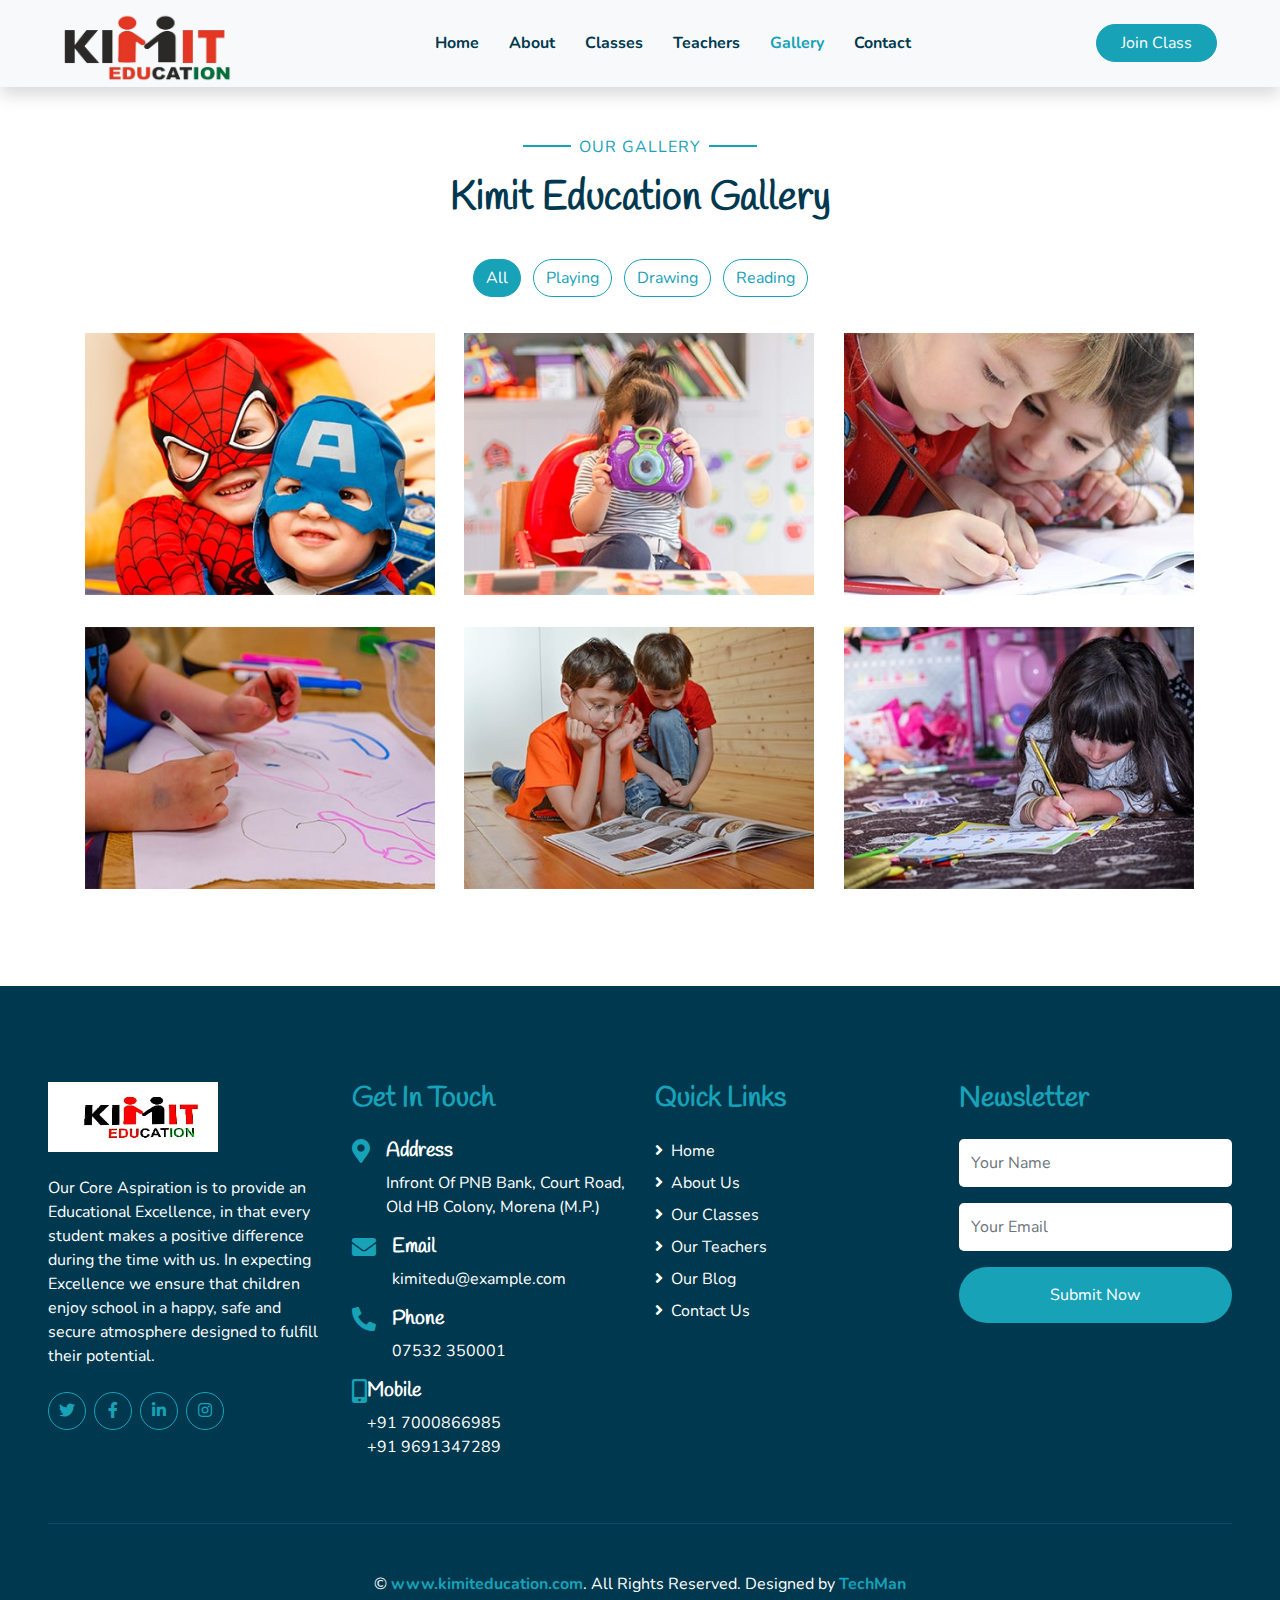
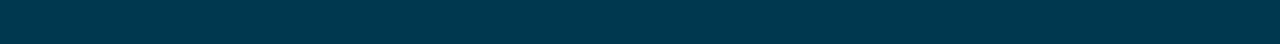
<file: gallery.html>
<!DOCTYPE html>
<html lang="en">

<head>
  <meta charset="utf-8" />
  <title>KidKinder - Kindergarten Website Template</title>
  <meta content="width=device-width, initial-scale=1.0" name="viewport" />
  <meta content="Free HTML Templates" name="keywords" />
  <meta content="Free HTML Templates" name="description" />

  <!-- Favicon -->
  <link href="img/favicon.ico" rel="icon" />

  <!-- Google Web Fonts -->
  <link rel="preconnect" href="https://fonts.gstatic.com" />
  <link href="https://fonts.googleapis.com/css2?family=Handlee&family=Nunito&display=swap" rel="stylesheet" />

  <!-- Font Awesome -->
  <link href="https://cdnjs.cloudflare.com/ajax/libs/font-awesome/5.10.0/css/all.min.css" rel="stylesheet" />

  <!-- Flaticon Font -->
  <link href="lib/flaticon/font/flaticon.css" rel="stylesheet" />

  <!-- Libraries Stylesheet -->
  <link href="lib/owlcarousel/assets/owl.carousel.min.css" rel="stylesheet" />
  <link href="lib/lightbox/css/lightbox.min.css" rel="stylesheet" />

  <!-- Customized Bootstrap Stylesheet -->
  <link href="css/style.css" rel="stylesheet" />
</head>

<body>
  <!-- Navbar Start -->
  <div class="container-fluid bg-light position-relative shadow">
    <nav class="navbar navbar-expand-lg bg-light navbar-light py-3 py-lg-0 px-0 px-lg-5">
      <a href="" class="navbar-brand font-weight-bold text-secondary" style="font-size: 50px">
        <img class="logo-img" src="./img/logo.png" alt="" width="170px" height="70px">
      </a>
      <button type="button" class="navbar-toggler" data-toggle="collapse" data-target="#navbarCollapse">
        <span class="navbar-toggler-icon"></span>
      </button>
      <div class="collapse navbar-collapse justify-content-between" id="navbarCollapse">
        <div class="navbar-nav font-weight-bold mx-auto py-0">
          <a href="index.html" class="nav-item nav-link">Home</a>
          <a href="about.html" class="nav-item nav-link">About</a>
          <a href="class.html" class="nav-item nav-link">Classes</a>
          <a href="team.html" class="nav-item nav-link">Teachers</a>
          <a href="gallery.html" class="nav-item nav-link active">Gallery</a>
          <!-- <div class="nav-item dropdown">
            <a href="#" class="nav-link dropdown-toggle" data-toggle="dropdown">Pages</a>
            <div class="dropdown-menu rounded-0 m-0">
              <a href="blog.html" class="dropdown-item">Blog Grid</a>
              <a href="single.html" class="dropdown-item">Blog Detail</a>
            </div>
          </div> -->
          <a href="contact.html" class="nav-item nav-link">Contact</a>
        </div>
        <a href="" class="btn btn-primary px-4">Join Class</a>
      </div>
    </nav>
  </div>
  <!-- Navbar End -->

  <!-- Header Start -->
  <!-- <div class="container-fluid bg-primary mb-5">
    <div class="d-flex flex-column align-items-center justify-content-center" style="min-height: 400px">
      <h3 class="display-3 font-weight-bold text-white">Gallery</h3>
      <div class="d-inline-flex text-white">
        <p class="m-0"><a class="text-white" href="">Home</a></p>
        <p class="m-0 px-2">/</p>
        <p class="m-0">Gallery</p>
      </div>
    </div>
  </div> -->
  <!-- Header End -->

  <!-- Gallery Start -->
  <div class="container-fluid pt-5 pb-3">
    <div class="container">
      <div class="text-center pb-2">
        <p class="section-title px-5">
          <span class="px-2">Our Gallery</span>
        </p>
        <h1 class="mb-4">Kimit Education Gallery</h1>
      </div>
      <div class="row">
        <div class="col-12 text-center mb-2">
          <ul class="list-inline mb-4" id="portfolio-flters">
            <li class="btn btn-outline-primary m-1 active" data-filter="*">
              All
            </li>
            <li class="btn btn-outline-primary m-1" data-filter=".first">
              Playing
            </li>
            <li class="btn btn-outline-primary m-1" data-filter=".second">
              Drawing
            </li>
            <li class="btn btn-outline-primary m-1" data-filter=".third">
              Reading
            </li>
          </ul>
        </div>
      </div>
      <div class="row portfolio-container">
        <div class="col-lg-4 col-md-6 mb-4 portfolio-item first">
          <div class="position-relative overflow-hidden mb-2">
            <img class="img-fluid w-100" src="img/portfolio-1.jpg" alt="" />
            <div class="portfolio-btn bg-primary d-flex align-items-center justify-content-center">
              <a href="img/portfolio-1.jpg" data-lightbox="portfolio">
              </a>
            </div>
          </div>
        </div>
        <div class="col-lg-4 col-md-6 mb-4 portfolio-item second">
          <div class="position-relative overflow-hidden mb-2">
            <img class="img-fluid w-100" src="img/portfolio-2.jpg" alt="" />
            <div class="portfolio-btn bg-primary d-flex align-items-center justify-content-center">
              <a href="img/portfolio-2.jpg" data-lightbox="portfolio">
              </a>
            </div>
          </div>
        </div>
        <div class="col-lg-4 col-md-6 mb-4 portfolio-item third">
          <div class="position-relative overflow-hidden mb-2">
            <img class="img-fluid w-100" src="img/portfolio-3.jpg" alt="" />
            <div class="portfolio-btn bg-primary d-flex align-items-center justify-content-center">
              <a href="img/portfolio-3.jpg" data-lightbox="portfolio">
              </a>
            </div>
          </div>
        </div>
        <div class="col-lg-4 col-md-6 mb-4 portfolio-item first">
          <div class="position-relative overflow-hidden mb-2">
            <img class="img-fluid w-100" src="img/portfolio-4.jpg" alt="" />
            <div class="portfolio-btn bg-primary d-flex align-items-center justify-content-center">
              <a href="img/portfolio-4.jpg" data-lightbox="portfolio">
              </a>
            </div>
          </div>
        </div>
        <div class="col-lg-4 col-md-6 mb-4 portfolio-item second">
          <div class="position-relative overflow-hidden mb-2">
            <img class="img-fluid w-100" src="img/portfolio-5.jpg" alt="" />
            <div class="portfolio-btn bg-primary d-flex align-items-center justify-content-center">
              <a href="img/portfolio-5.jpg" data-lightbox="portfolio">
              </a>
            </div>
          </div>
        </div>
        <div class="col-lg-4 col-md-6 mb-4 portfolio-item third">
          <div class="position-relative overflow-hidden mb-2">
            <img class="img-fluid w-100" src="img/portfolio-6.jpg" alt="" />
            <div class="portfolio-btn bg-primary d-flex align-items-center justify-content-center">
              <a href="img/portfolio-6.jpg" data-lightbox="portfolio">
              </a>
            </div>
          </div>
        </div>
      </div>
    </div>
  </div>
  <!-- Gallery End -->

  <!-- Footer Start -->
  <div class="container-fluid bg-secondary text-white mt-5 py-5 px-sm-3 px-md-5">
    <div class="row pt-5">
      <div class="col-lg-3 col-md-6 mb-5">
        <a href="" class="navbar-brand font-weight-bold text-primary m-0 mb-4 p-0"
          style="font-size: 40px; line-height: 40px">
          <img class="logo-img" src="./img/logo-footer.jpg" alt="" width="170px" height="70px">
        </a>
        <p>
          Our Core Aspiration is to provide an Educational Excellence, in that every student makes a positive difference
          during the time with us. In expecting Excellence we ensure that children enjoy school in a happy, safe and
          secure atmosphere designed to fulfill their potential.
        </p>
        <div class="d-flex justify-content-start mt-4">
          <a class="btn btn-outline-primary rounded-circle text-center mr-2 px-0" style="width: 38px; height: 38px"
            href="#"><i class="fab fa-twitter"></i></a>
          <a class="btn btn-outline-primary rounded-circle text-center mr-2 px-0" style="width: 38px; height: 38px"
            href="#"><i class="fab fa-facebook-f"></i></a>
          <a class="btn btn-outline-primary rounded-circle text-center mr-2 px-0" style="width: 38px; height: 38px"
            href="#"><i class="fab fa-linkedin-in"></i></a>
          <a class="btn btn-outline-primary rounded-circle text-center mr-2 px-0" style="width: 38px; height: 38px"
            href="#"><i class="fab fa-instagram"></i></a>
        </div>
      </div>
      <div class="col-lg-3 col-md-6 mb-5">
        <h3 class="text-primary mb-4">Get In Touch</h3>
        <div class="d-flex">
          <h4 class="fa fa-map-marker-alt text-primary"></h4>
          <div class="pl-3">
            <h5 class="text-white">Address</h5>
            <p>Infront Of PNB Bank, Court Road, Old HB Colony, Morena (M.P.) </p>
          </div>
        </div>
        <div class="d-flex">
          <h4 class="fa fa-envelope text-primary"></h4>
          <div class="pl-3">
            <h5 class="text-white">Email</h5>
            <p>kimitedu@example.com</p>
          </div>
        </div>
        <div class="d-flex">
          <h4 class="fa fa-phone-alt text-primary"></h4>
          <div class="pl-3">
            <h5 class="text-white">Phone</h5>
            <p>07532 350001 </p>
          </div>
        </div>
        <div class="d-flex">
          <h4 class="fa fa-mobile-alt text-primary"></h4>
          <div class="pl-addon">
            <h5 class="text-white"> Mobile</h5>
            <p>+91 7000866985 <br>+91 9691347289</p>
          </div>
        </div>
      </div>
      <div class="col-lg-3 col-md-6 mb-5">
        <h3 class="text-primary mb-4">Quick Links</h3>
        <div class="d-flex flex-column justify-content-start">
          <a class="text-white mb-2" href="#"><i class="fa fa-angle-right mr-2"></i>Home</a>
          <a class="text-white mb-2" href="#"><i class="fa fa-angle-right mr-2"></i>About Us</a>
          <a class="text-white mb-2" href="#"><i class="fa fa-angle-right mr-2"></i>Our Classes</a>
          <a class="text-white mb-2" href="#"><i class="fa fa-angle-right mr-2"></i>Our Teachers</a>
          <a class="text-white mb-2" href="#"><i class="fa fa-angle-right mr-2"></i>Our Blog</a>
          <a class="text-white" href="#"><i class="fa fa-angle-right mr-2"></i>Contact Us</a>
        </div>
      </div>
      <div class="col-lg-3 col-md-6 mb-5">
        <h3 class="text-primary mb-4">Newsletter</h3>
        <form action="">
          <div class="form-group">
            <input type="text" class="form-control border-0 py-4" placeholder="Your Name" required="required" />
          </div>
          <div class="form-group">
            <input type="email" class="form-control border-0 py-4" placeholder="Your Email" required="required" />
          </div>
          <div>
            <button class="btn btn-primary btn-block border-0 py-3" type="submit">
              Submit Now
            </button>
          </div>
        </form>
      </div>
    </div>
    <div class="container-fluid pt-5" style="border-top: 1px solid rgba(23, 162, 184, 0.2) ;">
      <p class="m-0 text-center text-white">
        &copy;
        <a class="text-primary font-weight-bold" href="#">www.kimiteducation.com</a>.
        All Rights Reserved.

        <!--/*** This template is free as long as you keep the footer author’s credit link/attribution link/backlink. If you'd like to use the template without the footer author’s credit link/attribution link/backlink, you can purchase the Credit Removal License from "https://htmlcodex.com/credit-removal". Thank you for your support. ***/-->
        Designed by
        <a class="text-primary font-weight-bold" href="https://htmlcodex.com">TechMan</a>
        <!-- <br />Distributed By: -->
        <!-- <a href="https://themewagon.com" target="_blank">ThemeWagon</a> -->
      </p>
    </div>
  </div>
  <!-- Footer End -->

  <!-- Back to Top -->
  <a href="#" class="btn btn-primary p-3 back-to-top"><i class="fa fa-angle-double-up"></i></a>

  <!-- JavaScript Libraries -->
  <script src="https://code.jquery.com/jquery-3.4.1.min.js"></script>
  <script src="https://stackpath.bootstrapcdn.com/bootstrap/4.4.1/js/bootstrap.bundle.min.js"></script>
  <script src="lib/easing/easing.min.js"></script>
  <script src="lib/owlcarousel/owl.carousel.min.js"></script>
  <script src="lib/isotope/isotope.pkgd.min.js"></script>
  <script src="lib/lightbox/js/lightbox.min.js"></script>

  <!-- Contact Javascript File -->
  <script src="mail/jqBootstrapValidation.min.js"></script>
  <script src="mail/contact.js"></script>

  <!-- Template Javascript -->
  <script src="js/main.js"></script>
</body>

</html>
</file>
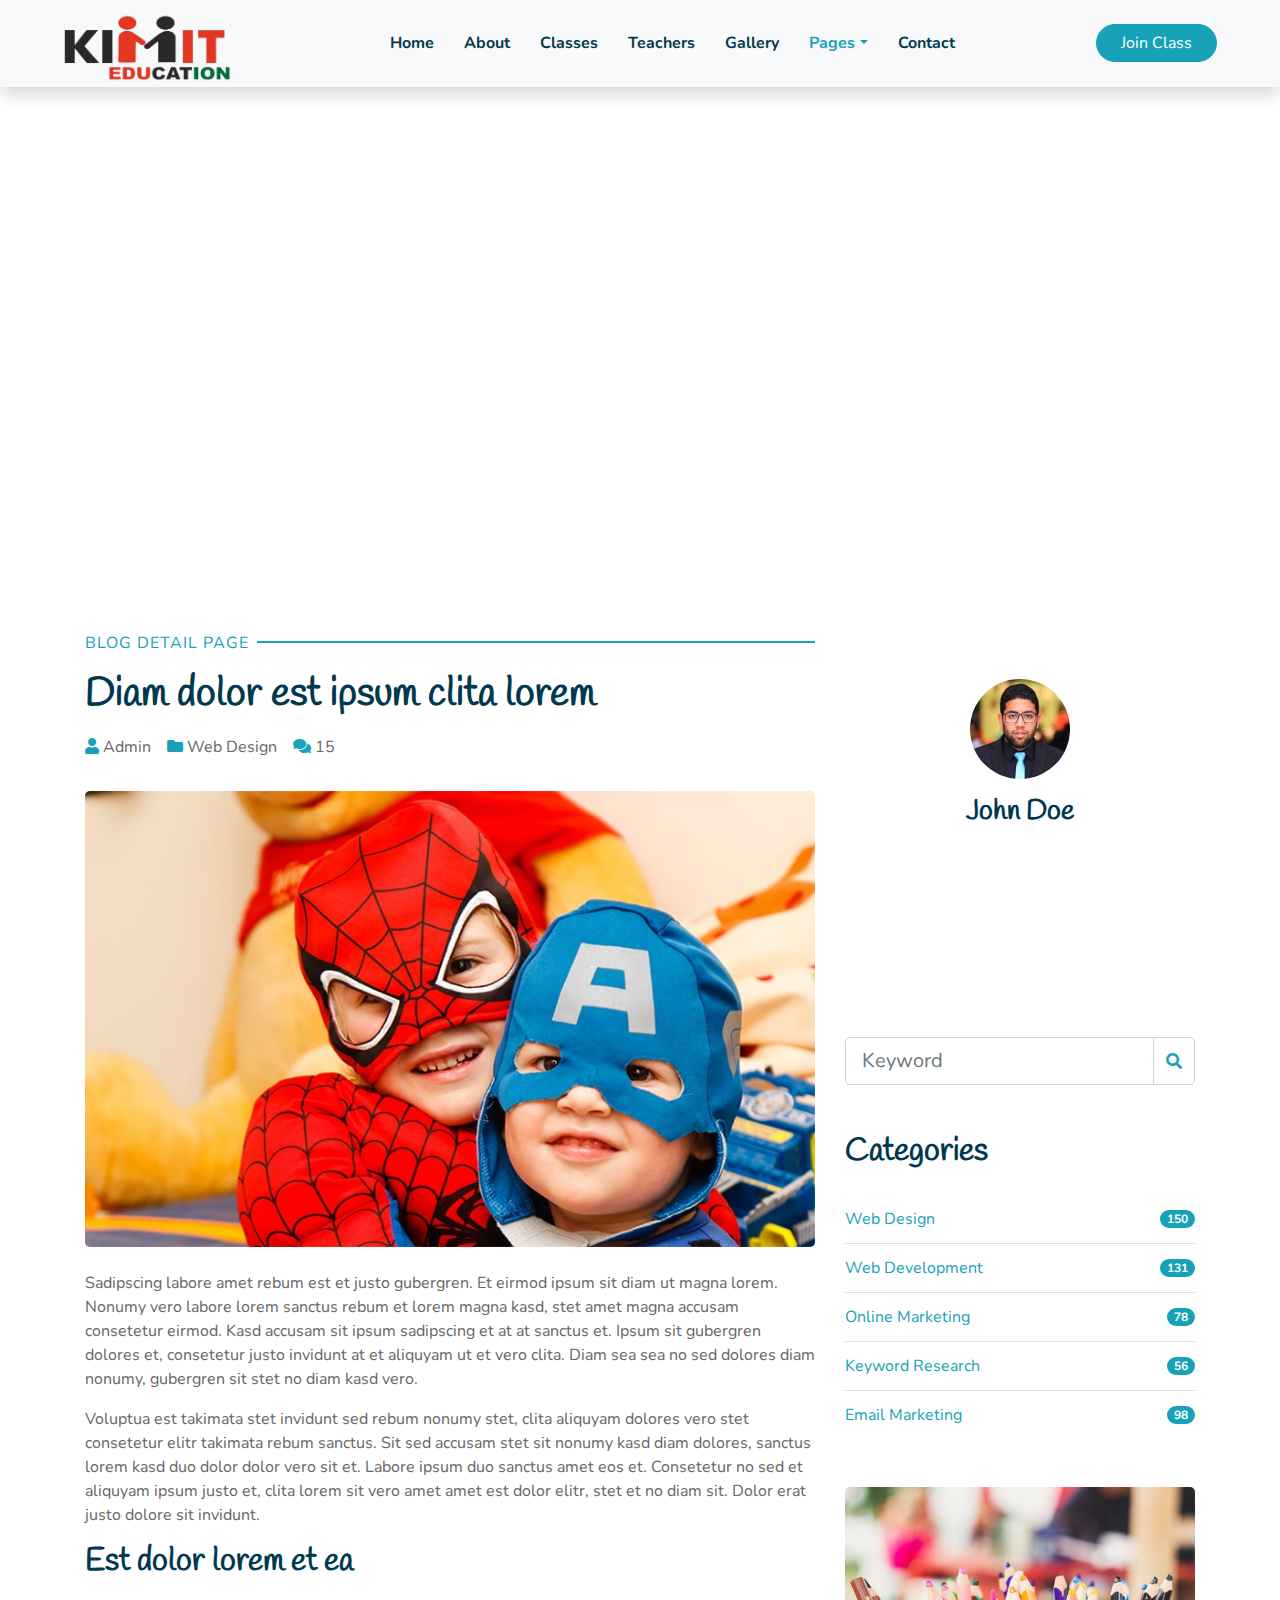
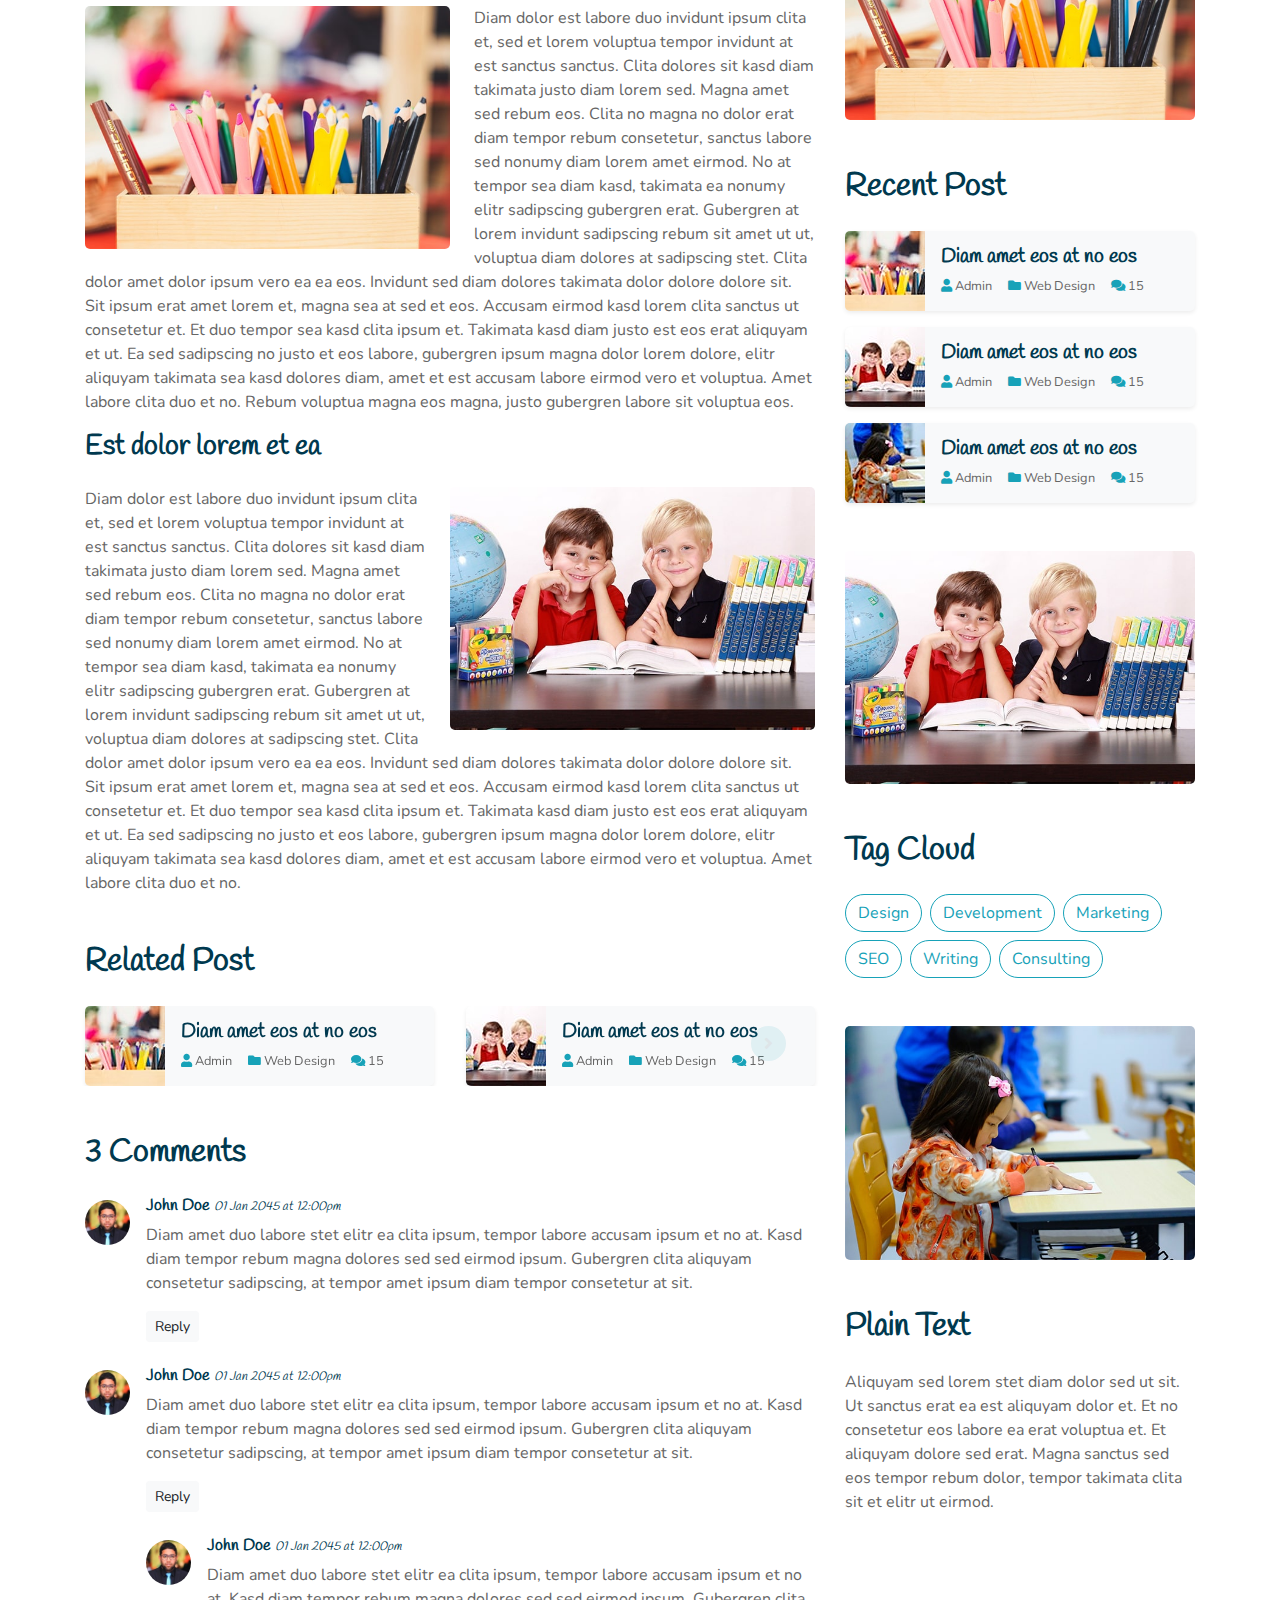
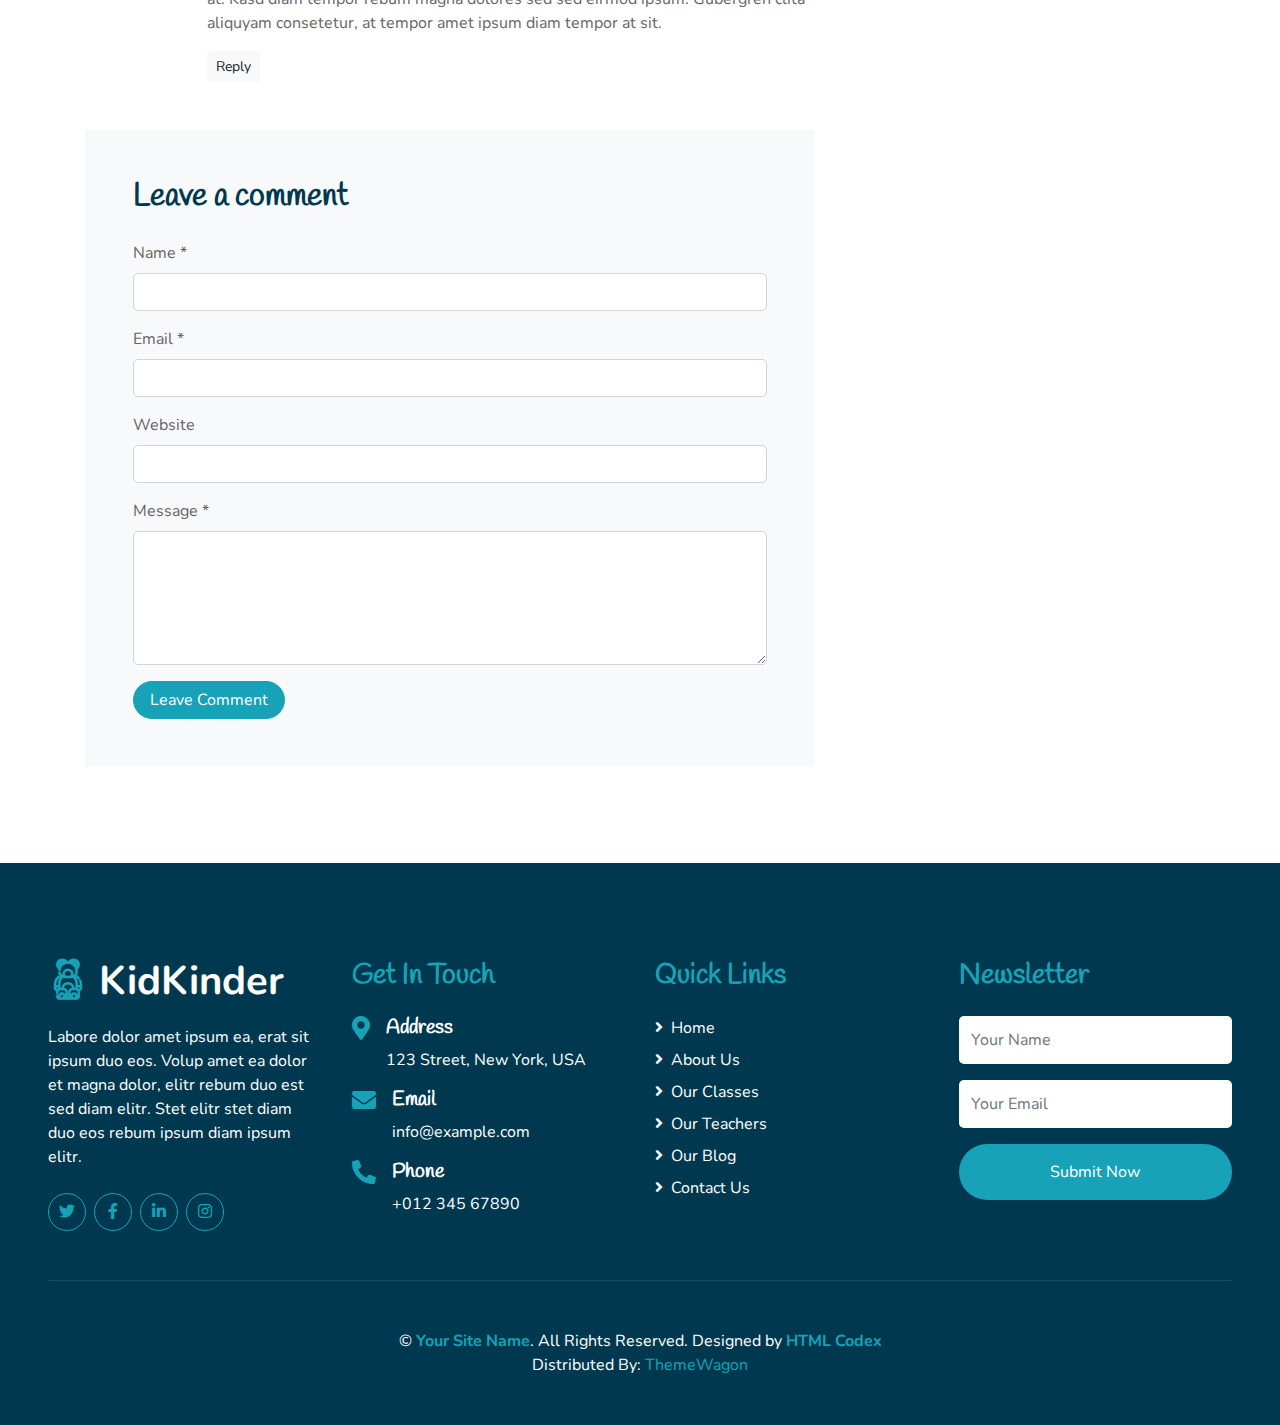
<file: single.html>
<!DOCTYPE html>
<html lang="en">

<head>
  <meta charset="utf-8" />
  <title>KidKinder - Kindergarten Website Template</title>
  <meta content="width=device-width, initial-scale=1.0" name="viewport" />
  <meta content="Free HTML Templates" name="keywords" />
  <meta content="Free HTML Templates" name="description" />

  <!-- Favicon -->
  <link href="img/favicon.ico" rel="icon" />

  <!-- Google Web Fonts -->
  <link rel="preconnect" href="https://fonts.gstatic.com" />
  <link href="https://fonts.googleapis.com/css2?family=Handlee&family=Nunito&display=swap" rel="stylesheet" />

  <!-- Font Awesome -->
  <link href="https://cdnjs.cloudflare.com/ajax/libs/font-awesome/5.10.0/css/all.min.css" rel="stylesheet" />

  <!-- Flaticon Font -->
  <link href="lib/flaticon/font/flaticon.css" rel="stylesheet" />

  <!-- Libraries Stylesheet -->
  <link href="lib/owlcarousel/assets/owl.carousel.min.css" rel="stylesheet" />
  <link href="lib/lightbox/css/lightbox.min.css" rel="stylesheet" />

  <!-- Customized Bootstrap Stylesheet -->
  <link href="css/style.css" rel="stylesheet" />
</head>

<body>
  <!-- Navbar Start -->
  <div class="container-fluid bg-light position-relative shadow">
    <nav class="navbar navbar-expand-lg bg-light navbar-light py-3 py-lg-0 px-0 px-lg-5">
      <a href="" class="navbar-brand font-weight-bold text-secondary" style="font-size: 50px">
        <img class="logo-img" src="./img/logo.png" alt="" width="170px" height="70px">
      </a>
      <button type="button" class="navbar-toggler" data-toggle="collapse" data-target="#navbarCollapse">
        <span class="navbar-toggler-icon"></span>
      </button>
      <div class="collapse navbar-collapse justify-content-between" id="navbarCollapse">
        <div class="navbar-nav font-weight-bold mx-auto py-0">
          <a href="index.html" class="nav-item nav-link">Home</a>
          <a href="about.html" class="nav-item nav-link">About</a>
          <a href="class.html" class="nav-item nav-link">Classes</a>
          <a href="team.html" class="nav-item nav-link">Teachers</a>
          <a href="gallery.html" class="nav-item nav-link">Gallery</a>
          <div class="nav-item dropdown">
            <a href="#" class="nav-link dropdown-toggle active" data-toggle="dropdown">Pages</a>
            <div class="dropdown-menu rounded-0 m-0">
              <a href="blog.html" class="dropdown-item">Blog Grid</a>
              <a href="single.html" class="dropdown-item">Blog Detail</a>
            </div>
          </div>
          <a href="contact.html" class="nav-item nav-link">Contact</a>
        </div>
        <a href="" class="btn btn-primary px-4">Join Class</a>
      </div>
    </nav>
  </div>
  <!-- Navbar End -->

  <!-- Header Start -->
  <div class="container-fluid bg-primary mb-5">
    <div class="d-flex flex-column align-items-center justify-content-center" style="min-height: 400px">
      <h3 class="display-3 font-weight-bold text-white">Blog Detail</h3>
      <div class="d-inline-flex text-white">
        <p class="m-0"><a class="text-white" href="">Home</a></p>
        <p class="m-0 px-2">/</p>
        <p class="m-0">Blog Detail</p>
      </div>
    </div>
  </div>
  <!-- Header End -->

  <!-- Detail Start -->
  <div class="container py-5">
    <div class="row pt-5">
      <div class="col-lg-8">
        <div class="d-flex flex-column text-left mb-3">
          <p class="section-title pr-5">
            <span class="pr-2">Blog Detail Page</span>
          </p>
          <h1 class="mb-3">Diam dolor est ipsum clita lorem</h1>
          <div class="d-flex">
            <p class="mr-3"><i class="fa fa-user text-primary"></i> Admin</p>
            <p class="mr-3">
              <i class="fa fa-folder text-primary"></i> Web Design
            </p>
            <p class="mr-3"><i class="fa fa-comments text-primary"></i> 15</p>
          </div>
        </div>
        <div class="mb-5">
          <img class="img-fluid rounded w-100 mb-4" src="img/detail.jpg" alt="Image" />
          <p>
            Sadipscing labore amet rebum est et justo gubergren. Et eirmod
            ipsum sit diam ut magna lorem. Nonumy vero labore lorem sanctus
            rebum et lorem magna kasd, stet amet magna accusam consetetur
            eirmod. Kasd accusam sit ipsum sadipscing et at at sanctus et.
            Ipsum sit gubergren dolores et, consetetur justo invidunt at et
            aliquyam ut et vero clita. Diam sea sea no sed dolores diam
            nonumy, gubergren sit stet no diam kasd vero.
          </p>
          <p>
            Voluptua est takimata stet invidunt sed rebum nonumy stet, clita
            aliquyam dolores vero stet consetetur elitr takimata rebum
            sanctus. Sit sed accusam stet sit nonumy kasd diam dolores,
            sanctus lorem kasd duo dolor dolor vero sit et. Labore ipsum duo
            sanctus amet eos et. Consetetur no sed et aliquyam ipsum justo et,
            clita lorem sit vero amet amet est dolor elitr, stet et no diam
            sit. Dolor erat justo dolore sit invidunt.
          </p>
          <h2 class="mb-4">Est dolor lorem et ea</h2>
          <img class="img-fluid rounded w-50 float-left mr-4 mb-3" src="img/blog-1.jpg" alt="Image" />
          <p>
            Diam dolor est labore duo invidunt ipsum clita et, sed et lorem
            voluptua tempor invidunt at est sanctus sanctus. Clita dolores sit
            kasd diam takimata justo diam lorem sed. Magna amet sed rebum eos.
            Clita no magna no dolor erat diam tempor rebum consetetur, sanctus
            labore sed nonumy diam lorem amet eirmod. No at tempor sea diam
            kasd, takimata ea nonumy elitr sadipscing gubergren erat.
            Gubergren at lorem invidunt sadipscing rebum sit amet ut ut,
            voluptua diam dolores at sadipscing stet. Clita dolor amet dolor
            ipsum vero ea ea eos. Invidunt sed diam dolores takimata dolor
            dolore dolore sit. Sit ipsum erat amet lorem et, magna sea at sed
            et eos. Accusam eirmod kasd lorem clita sanctus ut consetetur et.
            Et duo tempor sea kasd clita ipsum et. Takimata kasd diam justo
            est eos erat aliquyam et ut. Ea sed sadipscing no justo et eos
            labore, gubergren ipsum magna dolor lorem dolore, elitr aliquyam
            takimata sea kasd dolores diam, amet et est accusam labore eirmod
            vero et voluptua. Amet labore clita duo et no. Rebum voluptua
            magna eos magna, justo gubergren labore sit voluptua eos.
          </p>
          <h3 class="mb-4">Est dolor lorem et ea</h3>
          <img class="img-fluid rounded w-50 float-right ml-4 mb-3" src="img/blog-2.jpg" alt="Image" />
          <p>
            Diam dolor est labore duo invidunt ipsum clita et, sed et lorem
            voluptua tempor invidunt at est sanctus sanctus. Clita dolores sit
            kasd diam takimata justo diam lorem sed. Magna amet sed rebum eos.
            Clita no magna no dolor erat diam tempor rebum consetetur, sanctus
            labore sed nonumy diam lorem amet eirmod. No at tempor sea diam
            kasd, takimata ea nonumy elitr sadipscing gubergren erat.
            Gubergren at lorem invidunt sadipscing rebum sit amet ut ut,
            voluptua diam dolores at sadipscing stet. Clita dolor amet dolor
            ipsum vero ea ea eos. Invidunt sed diam dolores takimata dolor
            dolore dolore sit. Sit ipsum erat amet lorem et, magna sea at sed
            et eos. Accusam eirmod kasd lorem clita sanctus ut consetetur et.
            Et duo tempor sea kasd clita ipsum et. Takimata kasd diam justo
            est eos erat aliquyam et ut. Ea sed sadipscing no justo et eos
            labore, gubergren ipsum magna dolor lorem dolore, elitr aliquyam
            takimata sea kasd dolores diam, amet et est accusam labore eirmod
            vero et voluptua. Amet labore clita duo et no.
          </p>
        </div>

        <!-- Related Post -->
        <div class="mb-5 mx-n3">
          <h2 class="mb-4 ml-3">Related Post</h2>
          <div class="owl-carousel post-carousel position-relative">
            <div class="d-flex align-items-center bg-light shadow-sm rounded overflow-hidden mx-3">
              <img class="img-fluid" src="img/post-1.jpg" style="width: 80px; height: 80px" />
              <div class="pl-3">
                <h5 class="">Diam amet eos at no eos</h5>
                <div class="d-flex">
                  <small class="mr-3"><i class="fa fa-user text-primary"></i> Admin</small>
                  <small class="mr-3"><i class="fa fa-folder text-primary"></i> Web
                    Design</small>
                  <small class="mr-3"><i class="fa fa-comments text-primary"></i> 15</small>
                </div>
              </div>
            </div>
            <div class="d-flex align-items-center bg-light shadow-sm rounded overflow-hidden mx-3">
              <img class="img-fluid" src="img/post-2.jpg" style="width: 80px; height: 80px" />
              <div class="pl-3">
                <h5 class="">Diam amet eos at no eos</h5>
                <div class="d-flex">
                  <small class="mr-3"><i class="fa fa-user text-primary"></i> Admin</small>
                  <small class="mr-3"><i class="fa fa-folder text-primary"></i> Web
                    Design</small>
                  <small class="mr-3"><i class="fa fa-comments text-primary"></i> 15</small>
                </div>
              </div>
            </div>
            <div class="d-flex align-items-center bg-light shadow-sm rounded overflow-hidden mx-3">
              <img class="img-fluid" src="img/post-3.jpg" style="width: 80px; height: 80px" />
              <div class="pl-3">
                <h5 class="">Diam amet eos at no eos</h5>
                <div class="d-flex">
                  <small class="mr-3"><i class="fa fa-user text-primary"></i> Admin</small>
                  <small class="mr-3"><i class="fa fa-folder text-primary"></i> Web
                    Design</small>
                  <small class="mr-3"><i class="fa fa-comments text-primary"></i> 15</small>
                </div>
              </div>
            </div>
          </div>
        </div>

        <!-- Comment List -->
        <div class="mb-5">
          <h2 class="mb-4">3 Comments</h2>
          <div class="media mb-4">
            <img src="img/user.jpg" alt="Image" class="img-fluid rounded-circle mr-3 mt-1" style="width: 45px" />
            <div class="media-body">
              <h6>
                John Doe <small><i>01 Jan 2045 at 12:00pm</i></small>
              </h6>
              <p>
                Diam amet duo labore stet elitr ea clita ipsum, tempor labore
                accusam ipsum et no at. Kasd diam tempor rebum magna dolores
                sed sed eirmod ipsum. Gubergren clita aliquyam consetetur
                sadipscing, at tempor amet ipsum diam tempor consetetur at
                sit.
              </p>
              <button class="btn btn-sm btn-light">Reply</button>
            </div>
          </div>
          <div class="media mb-4">
            <img src="img/user.jpg" alt="Image" class="img-fluid rounded-circle mr-3 mt-1" style="width: 45px" />
            <div class="media-body">
              <h6>
                John Doe <small><i>01 Jan 2045 at 12:00pm</i></small>
              </h6>
              <p>
                Diam amet duo labore stet elitr ea clita ipsum, tempor labore
                accusam ipsum et no at. Kasd diam tempor rebum magna dolores
                sed sed eirmod ipsum. Gubergren clita aliquyam consetetur
                sadipscing, at tempor amet ipsum diam tempor consetetur at
                sit.
              </p>
              <button class="btn btn-sm btn-light">Reply</button>
              <div class="media mt-4">
                <img src="img/user.jpg" alt="Image" class="img-fluid rounded-circle mr-3 mt-1" style="width: 45px" />
                <div class="media-body">
                  <h6>
                    John Doe <small><i>01 Jan 2045 at 12:00pm</i></small>
                  </h6>
                  <p>
                    Diam amet duo labore stet elitr ea clita ipsum, tempor
                    labore accusam ipsum et no at. Kasd diam tempor rebum
                    magna dolores sed sed eirmod ipsum. Gubergren clita
                    aliquyam consetetur, at tempor amet ipsum diam tempor at
                    sit.
                  </p>
                  <button class="btn btn-sm btn-light">Reply</button>
                </div>
              </div>
            </div>
          </div>
        </div>

        <!-- Comment Form -->
        <div class="bg-light p-5">
          <h2 class="mb-4">Leave a comment</h2>
          <form>
            <div class="form-group">
              <label for="name">Name *</label>
              <input type="text" class="form-control" id="name" />
            </div>
            <div class="form-group">
              <label for="email">Email *</label>
              <input type="email" class="form-control" id="email" />
            </div>
            <div class="form-group">
              <label for="website">Website</label>
              <input type="url" class="form-control" id="website" />
            </div>

            <div class="form-group">
              <label for="message">Message *</label>
              <textarea id="message" cols="30" rows="5" class="form-control"></textarea>
            </div>
            <div class="form-group mb-0">
              <input type="submit" value="Leave Comment" class="btn btn-primary px-3" />
            </div>
          </form>
        </div>
      </div>

      <div class="col-lg-4 mt-5 mt-lg-0">
        <!-- Author Bio -->
        <div class="d-flex flex-column text-center bg-primary rounded mb-5 py-5 px-4">
          <img src="img/user.jpg" class="img-fluid rounded-circle mx-auto mb-3" style="width: 100px" />
          <h3 class="text-secondary mb-3">John Doe</h3>
          <p class="text-white m-0">
            Conset elitr erat vero dolor ipsum et diam, eos dolor lorem ipsum,
            ipsum ipsum sit no ut est. Guber ea ipsum erat kasd amet est elitr
            ea sit.
          </p>
        </div>

        <!-- Search Form -->
        <div class="mb-5">
          <form action="">
            <div class="input-group">
              <input type="text" class="form-control form-control-lg" placeholder="Keyword" />
              <div class="input-group-append">
                <span class="input-group-text bg-transparent text-primary"><i class="fa fa-search"></i></span>
              </div>
            </div>
          </form>
        </div>

        <!-- Category List -->
        <div class="mb-5">
          <h2 class="mb-4">Categories</h2>
          <ul class="list-group list-group-flush">
            <li class="list-group-item d-flex justify-content-between align-items-center px-0">
              <a href="">Web Design</a>
              <span class="badge badge-primary badge-pill">150</span>
            </li>
            <li class="list-group-item d-flex justify-content-between align-items-center px-0">
              <a href="">Web Development</a>
              <span class="badge badge-primary badge-pill">131</span>
            </li>
            <li class="list-group-item d-flex justify-content-between align-items-center px-0">
              <a href="">Online Marketing</a>
              <span class="badge badge-primary badge-pill">78</span>
            </li>
            <li class="list-group-item d-flex justify-content-between align-items-center px-0">
              <a href="">Keyword Research</a>
              <span class="badge badge-primary badge-pill">56</span>
            </li>
            <li class="list-group-item d-flex justify-content-between align-items-center px-0">
              <a href="">Email Marketing</a>
              <span class="badge badge-primary badge-pill">98</span>
            </li>
          </ul>
        </div>

        <!-- Single Image -->
        <div class="mb-5">
          <img src="img/blog-1.jpg" alt="" class="img-fluid rounded" />
        </div>

        <!-- Recent Post -->
        <div class="mb-5">
          <h2 class="mb-4">Recent Post</h2>
          <div class="d-flex align-items-center bg-light shadow-sm rounded overflow-hidden mb-3">
            <img class="img-fluid" src="img/post-1.jpg" style="width: 80px; height: 80px" />
            <div class="pl-3">
              <h5 class="">Diam amet eos at no eos</h5>
              <div class="d-flex">
                <small class="mr-3"><i class="fa fa-user text-primary"></i> Admin</small>
                <small class="mr-3"><i class="fa fa-folder text-primary"></i> Web Design</small>
                <small class="mr-3"><i class="fa fa-comments text-primary"></i> 15</small>
              </div>
            </div>
          </div>
          <div class="d-flex align-items-center bg-light shadow-sm rounded overflow-hidden mb-3">
            <img class="img-fluid" src="img/post-2.jpg" style="width: 80px; height: 80px" />
            <div class="pl-3">
              <h5 class="">Diam amet eos at no eos</h5>
              <div class="d-flex">
                <small class="mr-3"><i class="fa fa-user text-primary"></i> Admin</small>
                <small class="mr-3"><i class="fa fa-folder text-primary"></i> Web Design</small>
                <small class="mr-3"><i class="fa fa-comments text-primary"></i> 15</small>
              </div>
            </div>
          </div>
          <div class="d-flex align-items-center bg-light shadow-sm rounded overflow-hidden mb-3">
            <img class="img-fluid" src="img/post-3.jpg" style="width: 80px; height: 80px" />
            <div class="pl-3">
              <h5 class="">Diam amet eos at no eos</h5>
              <div class="d-flex">
                <small class="mr-3"><i class="fa fa-user text-primary"></i> Admin</small>
                <small class="mr-3"><i class="fa fa-folder text-primary"></i> Web Design</small>
                <small class="mr-3"><i class="fa fa-comments text-primary"></i> 15</small>
              </div>
            </div>
          </div>
        </div>

        <!-- Single Image -->
        <div class="mb-5">
          <img src="img/blog-2.jpg" alt="" class="img-fluid rounded" />
        </div>

        <!-- Tag Cloud -->
        <div class="mb-5">
          <h2 class="mb-4">Tag Cloud</h2>
          <div class="d-flex flex-wrap m-n1">
            <a href="" class="btn btn-outline-primary m-1">Design</a>
            <a href="" class="btn btn-outline-primary m-1">Development</a>
            <a href="" class="btn btn-outline-primary m-1">Marketing</a>
            <a href="" class="btn btn-outline-primary m-1">SEO</a>
            <a href="" class="btn btn-outline-primary m-1">Writing</a>
            <a href="" class="btn btn-outline-primary m-1">Consulting</a>
          </div>
        </div>

        <!-- Single Image -->
        <div class="mb-5">
          <img src="img/blog-3.jpg" alt="" class="img-fluid rounded" />
        </div>

        <!-- Plain Text -->
        <div>
          <h2 class="mb-4">Plain Text</h2>
          Aliquyam sed lorem stet diam dolor sed ut sit. Ut sanctus erat ea
          est aliquyam dolor et. Et no consetetur eos labore ea erat voluptua
          et. Et aliquyam dolore sed erat. Magna sanctus sed eos tempor rebum
          dolor, tempor takimata clita sit et elitr ut eirmod.
        </div>
      </div>
    </div>
  </div>
  <!-- Detail End -->

  <!-- Footer Start -->
  <div class="container-fluid bg-secondary text-white mt-5 py-5 px-sm-3 px-md-5">
    <div class="row pt-5">
      <div class="col-lg-3 col-md-6 mb-5">
        <a href="" class="navbar-brand font-weight-bold text-primary m-0 mb-4 p-0"
          style="font-size: 40px; line-height: 40px">
          <i class="flaticon-043-teddy-bear"></i>
          <span class="text-white">KidKinder</span>
        </a>
        <p>
          Labore dolor amet ipsum ea, erat sit ipsum duo eos. Volup amet ea
          dolor et magna dolor, elitr rebum duo est sed diam elitr. Stet elitr
          stet diam duo eos rebum ipsum diam ipsum elitr.
        </p>
        <div class="d-flex justify-content-start mt-4">
          <a class="btn btn-outline-primary rounded-circle text-center mr-2 px-0" style="width: 38px; height: 38px"
            href="#"><i class="fab fa-twitter"></i></a>
          <a class="btn btn-outline-primary rounded-circle text-center mr-2 px-0" style="width: 38px; height: 38px"
            href="#"><i class="fab fa-facebook-f"></i></a>
          <a class="btn btn-outline-primary rounded-circle text-center mr-2 px-0" style="width: 38px; height: 38px"
            href="#"><i class="fab fa-linkedin-in"></i></a>
          <a class="btn btn-outline-primary rounded-circle text-center mr-2 px-0" style="width: 38px; height: 38px"
            href="#"><i class="fab fa-instagram"></i></a>
        </div>
      </div>
      <div class="col-lg-3 col-md-6 mb-5">
        <h3 class="text-primary mb-4">Get In Touch</h3>
        <div class="d-flex">
          <h4 class="fa fa-map-marker-alt text-primary"></h4>
          <div class="pl-3">
            <h5 class="text-white">Address</h5>
            <p>123 Street, New York, USA</p>
          </div>
        </div>
        <div class="d-flex">
          <h4 class="fa fa-envelope text-primary"></h4>
          <div class="pl-3">
            <h5 class="text-white">Email</h5>
            <p>info@example.com</p>
          </div>
        </div>
        <div class="d-flex">
          <h4 class="fa fa-phone-alt text-primary"></h4>
          <div class="pl-3">
            <h5 class="text-white">Phone</h5>
            <p>+012 345 67890</p>
          </div>
        </div>
      </div>
      <div class="col-lg-3 col-md-6 mb-5">
        <h3 class="text-primary mb-4">Quick Links</h3>
        <div class="d-flex flex-column justify-content-start">
          <a class="text-white mb-2" href="#"><i class="fa fa-angle-right mr-2"></i>Home</a>
          <a class="text-white mb-2" href="#"><i class="fa fa-angle-right mr-2"></i>About Us</a>
          <a class="text-white mb-2" href="#"><i class="fa fa-angle-right mr-2"></i>Our Classes</a>
          <a class="text-white mb-2" href="#"><i class="fa fa-angle-right mr-2"></i>Our Teachers</a>
          <a class="text-white mb-2" href="#"><i class="fa fa-angle-right mr-2"></i>Our Blog</a>
          <a class="text-white" href="#"><i class="fa fa-angle-right mr-2"></i>Contact Us</a>
        </div>
      </div>
      <div class="col-lg-3 col-md-6 mb-5">
        <h3 class="text-primary mb-4">Newsletter</h3>
        <form action="">
          <div class="form-group">
            <input type="text" class="form-control border-0 py-4" placeholder="Your Name" required="required" />
          </div>
          <div class="form-group">
            <input type="email" class="form-control border-0 py-4" placeholder="Your Email" required="required" />
          </div>
          <div>
            <button class="btn btn-primary btn-block border-0 py-3" type="submit">
              Submit Now
            </button>
          </div>
        </form>
      </div>
    </div>
    <div class="container-fluid pt-5" style="border-top: 1px solid rgba(23, 162, 184, 0.2) ;">
      <p class="m-0 text-center text-white">
        &copy;
        <a class="text-primary font-weight-bold" href="#">Your Site Name</a>.
        All Rights Reserved.

        <!--/*** This template is free as long as you keep the footer author’s credit link/attribution link/backlink. If you'd like to use the template without the footer author’s credit link/attribution link/backlink, you can purchase the Credit Removal License from "https://htmlcodex.com/credit-removal". Thank you for your support. ***/-->
        Designed by
        <a class="text-primary font-weight-bold" href="https://htmlcodex.com">HTML Codex</a>
        <br />Distributed By:
        <a href="https://themewagon.com" target="_blank">ThemeWagon</a>
      </p>
    </div>
  </div>
  <!-- Footer End -->

  <!-- Back to Top -->
  <a href="#" class="btn btn-primary p-3 back-to-top"><i class="fa fa-angle-double-up"></i></a>

  <!-- JavaScript Libraries -->
  <script src="https://code.jquery.com/jquery-3.4.1.min.js"></script>
  <script src="https://stackpath.bootstrapcdn.com/bootstrap/4.4.1/js/bootstrap.bundle.min.js"></script>
  <script src="lib/easing/easing.min.js"></script>
  <script src="lib/owlcarousel/owl.carousel.min.js"></script>
  <script src="lib/isotope/isotope.pkgd.min.js"></script>
  <script src="lib/lightbox/js/lightbox.min.js"></script>

  <!-- Contact Javascript File -->
  <script src="mail/jqBootstrapValidation.min.js"></script>
  <script src="mail/contact.js"></script>

  <!-- Template Javascript -->
  <script src="js/main.js"></script>
</body>

</html>
</file>
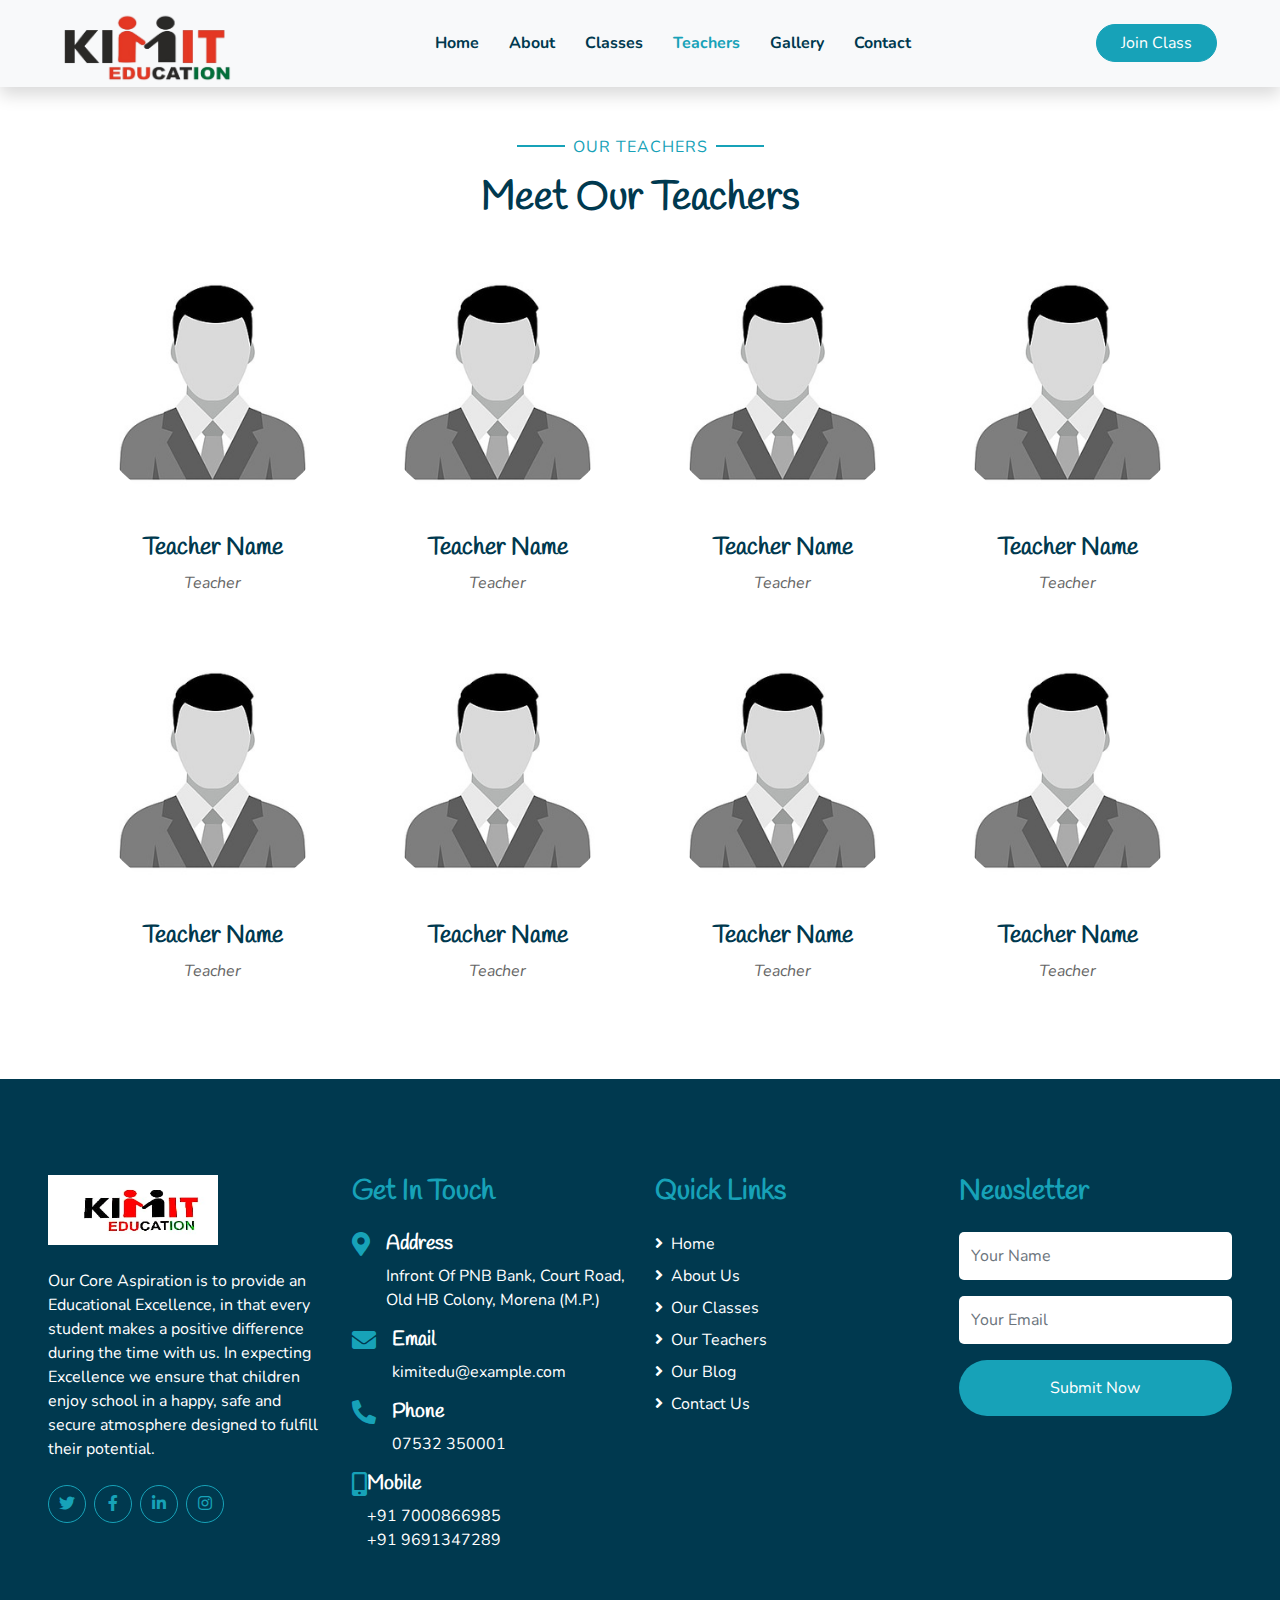
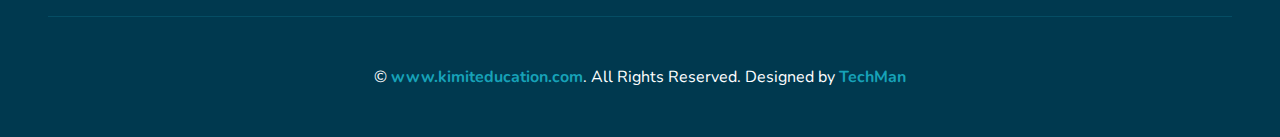
<file: team.html>
<!DOCTYPE html>
<html lang="en">

<head>
  <meta charset="utf-8" />
  <title>KidKinder - Kindergarten Website Template</title>
  <meta content="width=device-width, initial-scale=1.0" name="viewport" />
  <meta content="Free HTML Templates" name="keywords" />
  <meta content="Free HTML Templates" name="description" />

  <!-- Favicon -->
  <link href="img/favicon.ico" rel="icon" />

  <!-- Google Web Fonts -->
  <link rel="preconnect" href="https://fonts.gstatic.com" />
  <link href="https://fonts.googleapis.com/css2?family=Handlee&family=Nunito&display=swap" rel="stylesheet" />

  <!-- Font Awesome -->
  <link href="https://cdnjs.cloudflare.com/ajax/libs/font-awesome/5.10.0/css/all.min.css" rel="stylesheet" />

  <!-- Flaticon Font -->
  <link href="lib/flaticon/font/flaticon.css" rel="stylesheet" />

  <!-- Libraries Stylesheet -->
  <link href="lib/owlcarousel/assets/owl.carousel.min.css" rel="stylesheet" />
  <link href="lib/lightbox/css/lightbox.min.css" rel="stylesheet" />

  <!-- Customized Bootstrap Stylesheet -->
  <link href="css/style.css" rel="stylesheet" />
</head>

<body>
  <!-- Navbar Start -->
  <div class="container-fluid bg-light position-relative shadow">
    <nav class="navbar navbar-expand-lg bg-light navbar-light py-3 py-lg-0 px-0 px-lg-5">
      <a href="" class="navbar-brand font-weight-bold text-secondary" style="font-size: 50px">
        <img class="logo-img" src="./img/logo.png" alt="" width="170px" height="70px">
      </a>
      <button type="button" class="navbar-toggler" data-toggle="collapse" data-target="#navbarCollapse">
        <span class="navbar-toggler-icon"></span>
      </button>
      <div class="collapse navbar-collapse justify-content-between" id="navbarCollapse">
        <div class="navbar-nav font-weight-bold mx-auto py-0">
          <a href="index.html" class="nav-item nav-link">Home</a>
          <a href="about.html" class="nav-item nav-link">About</a>
          <a href="class.html" class="nav-item nav-link">Classes</a>
          <a href="team.html" class="nav-item nav-link active">Teachers</a>
          <a href="gallery.html" class="nav-item nav-link">Gallery</a>
          <!-- <div class="nav-item dropdown">
            <a href="#" class="nav-link dropdown-toggle" data-toggle="dropdown">Pages</a>
            <div class="dropdown-menu rounded-0 m-0">
              <a href="blog.html" class="dropdown-item">Blog Grid</a>
              <a href="single.html" class="dropdown-item">Blog Detail</a>
            </div>
          </div> -->
          <a href="contact.html" class="nav-item nav-link">Contact</a>
        </div>
        <a href="" class="btn btn-primary px-4">Join Class</a>
      </div>
    </nav>
  </div>
  <!-- Navbar End -->

  <!-- Header Start -->
  <!-- <div class="container-fluid bg-primary mb-5">
    <div class="d-flex flex-column align-items-center justify-content-center" style="min-height: 400px">
      <h3 class="display-3 font-weight-bold text-white">Our Teachers</h3>
      <div class="d-inline-flex text-white">
        <p class="m-0"><a class="text-white" href="">Home</a></p>
        <p class="m-0 px-2">/</p>
        <p class="m-0">Our Teachers</p>
      </div>
    </div>
  </div> -->
  <!-- Header End -->

  <!-- Team Start -->
  <div class="container-fluid pt-5">
    <div class="container">
      <div class="text-center pb-2">
        <p class="section-title px-5">
          <span class="px-2">Our Teachers</span>
        </p>
        <h1 class="mb-4">Meet Our Teachers</h1>
      </div>
      <div class="row">
        <div class="col-md-6 col-lg-3 text-center team mb-5">
          <div class="position-relative overflow-hidden mb-4" style="border-radius: 100%">
            <img class="img-fluid w-100" src="img/team-1.jpg" alt="" />
            <div class="team-social d-flex align-items-center justify-content-center w-100 h-100 position-absolute">
              <!-- <a class="btn btn-outline-light text-center mr-2 px-0" style="width: 38px; height: 38px" href="#"><i
                  class="fab fa-twitter"></i></a>
              <a class="btn btn-outline-light text-center mr-2 px-0" style="width: 38px; height: 38px" href="#"><i
                  class="fab fa-facebook-f"></i></a>
              <a class="btn btn-outline-light text-center px-0" style="width: 38px; height: 38px" href="#"><i
                  class="fab fa-linkedin-in"></i></a> -->
            </div>
          </div>
          <h4>Teacher Name</h4>
          <i>Teacher</i>
        </div>
        <div class="col-md-6 col-lg-3 text-center team mb-5">
          <div class="position-relative overflow-hidden mb-4" style="border-radius: 100%">
            <img class="img-fluid w-100" src="img/team-2.jpg" alt="" />
            <div class="team-social d-flex align-items-center justify-content-center w-100 h-100 position-absolute">
              <!-- <a class="btn btn-outline-light text-center mr-2 px-0" style="width: 38px; height: 38px" href="#"><i
                  class="fab fa-twitter"></i></a>
              <a class="btn btn-outline-light text-center mr-2 px-0" style="width: 38px; height: 38px" href="#"><i
                  class="fab fa-facebook-f"></i></a>
              <a class="btn btn-outline-light text-center px-0" style="width: 38px; height: 38px" href="#"><i
                  class="fab fa-linkedin-in"></i></a> -->
            </div>
          </div>
          <h4>Teacher Name</h4>
          <i>Teacher</i>
        </div>
        <div class="col-md-6 col-lg-3 text-center team mb-5">
          <div class="position-relative overflow-hidden mb-4" style="border-radius: 100%">
            <img class="img-fluid w-100" src="img/team-3.jpg" alt="" />
            <div class="team-social d-flex align-items-center justify-content-center w-100 h-100 position-absolute">
              <!-- <a class="btn btn-outline-light text-center mr-2 px-0" style="width: 38px; height: 38px" href="#"><i
                  class="fab fa-twitter"></i></a>
              <a class="btn btn-outline-light text-center mr-2 px-0" style="width: 38px; height: 38px" href="#"><i
                  class="fab fa-facebook-f"></i></a>
              <a class="btn btn-outline-light text-center px-0" style="width: 38px; height: 38px" href="#"><i
                  class="fab fa-linkedin-in"></i></a> -->
            </div>
          </div>
          <h4>Teacher Name</h4>
          <i>Teacher</i>
        </div>
        <div class="col-md-6 col-lg-3 text-center team mb-5">
          <div class="position-relative overflow-hidden mb-4" style="border-radius: 100%">
            <img class="img-fluid w-100" src="img/team-4.jpg" alt="" />
            <div class="team-social d-flex align-items-center justify-content-center w-100 h-100 position-absolute">
              <!-- <a class="btn btn-outline-light text-center mr-2 px-0" style="width: 38px; height: 38px" href="#"><i
                  class="fab fa-twitter"></i></a>
              <a class="btn btn-outline-light text-center mr-2 px-0" style="width: 38px; height: 38px" href="#"><i
                  class="fab fa-facebook-f"></i></a>
              <a class="btn btn-outline-light text-center px-0" style="width: 38px; height: 38px" href="#"><i
                  class="fab fa-linkedin-in"></i></a> -->
            </div>
          </div>
          <h4>Teacher Name</h4>
          <i>Teacher</i>
        </div>
        <div class="col-md-6 col-lg-3 text-center team mb-5">
          <div class="position-relative overflow-hidden mb-4" style="border-radius: 100%">
            <img class="img-fluid w-100" src="img/team-4.jpg" alt="" />
            <div class="team-social d-flex align-items-center justify-content-center w-100 h-100 position-absolute">
              <!-- <a class="btn btn-outline-light text-center mr-2 px-0" style="width: 38px; height: 38px" href="#"><i
                  class="fab fa-twitter"></i></a>
              <a class="btn btn-outline-light text-center mr-2 px-0" style="width: 38px; height: 38px" href="#"><i
                  class="fab fa-facebook-f"></i></a>
              <a class="btn btn-outline-light text-center px-0" style="width: 38px; height: 38px" href="#"><i
                  class="fab fa-linkedin-in"></i></a> -->
            </div>
          </div>
          <h4>Teacher Name</h4>
          <i>Teacher</i>
        </div>
        <div class="col-md-6 col-lg-3 text-center team mb-5">
          <div class="position-relative overflow-hidden mb-4" style="border-radius: 100%">
            <img class="img-fluid w-100" src="img/team-3.jpg" alt="" />
            <div class="team-social d-flex align-items-center justify-content-center w-100 h-100 position-absolute">
              <!-- <a class="btn btn-outline-light text-center mr-2 px-0" style="width: 38px; height: 38px" href="#"><i
                  class="fab fa-twitter"></i></a>
              <a class="btn btn-outline-light text-center mr-2 px-0" style="width: 38px; height: 38px" href="#"><i
                  class="fab fa-facebook-f"></i></a>
              <a class="btn btn-outline-light text-center px-0" style="width: 38px; height: 38px" href="#"><i
                  class="fab fa-linkedin-in"></i></a> -->
            </div>
          </div>
          <h4>Teacher Name</h4>
          <i>Teacher</i>
        </div>
        <div class="col-md-6 col-lg-3 text-center team mb-5">
          <div class="position-relative overflow-hidden mb-4" style="border-radius: 100%">
            <img class="img-fluid w-100" src="img/team-2.jpg" alt="" />
            <div class="team-social d-flex align-items-center justify-content-center w-100 h-100 position-absolute">
              <!-- <a class="btn btn-outline-light text-center mr-2 px-0" style="width: 38px; height: 38px" href="#"><i
                  class="fab fa-twitter"></i></a>
              <a class="btn btn-outline-light text-center mr-2 px-0" style="width: 38px; height: 38px" href="#"><i
                  class="fab fa-facebook-f"></i></a>
              <a class="btn btn-outline-light text-center px-0" style="width: 38px; height: 38px" href="#"><i
                  class="fab fa-linkedin-in"></i></a> -->
            </div>
          </div>
          <h4>Teacher Name</h4>
          <i>Teacher</i>
        </div>
        <div class="col-md-6 col-lg-3 text-center team mb-5">
          <div class="position-relative overflow-hidden mb-4" style="border-radius: 100%">
            <img class="img-fluid w-100" src="img/team-1.jpg" alt="" />
            <div class="team-social d-flex align-items-center justify-content-center w-100 h-100 position-absolute">
              <!-- <a class="btn btn-outline-light text-center mr-2 px-0" style="width: 38px; height: 38px" href="#"><i
                  class="fab fa-twitter"></i></a>
              <a class="btn btn-outline-light text-center mr-2 px-0" style="width: 38px; height: 38px" href="#"><i
                  class="fab fa-facebook-f"></i></a>
              <a class="btn btn-outline-light text-center px-0" style="width: 38px; height: 38px" href="#"><i
                  class="fab fa-linkedin-in"></i></a> -->
            </div>
          </div>
          <h4>Teacher Name</h4>
          <i>Teacher</i>
        </div>
      </div>
    </div>
  </div>
  <!-- Team End -->

  <!-- Testimonial Start -->
  <!-- <div class="container-fluid py-5">
    <div class="container p-0">
      <div class="text-center pb-2">
        <p class="section-title px-5">
          <span class="px-2">Testimonial</span>
        </p>
        <h1 class="mb-4">What Parents Say!</h1>
      </div>
      <div class="owl-carousel testimonial-carousel">
        <div class="testimonial-item px-3">
          <div class="bg-light shadow-sm rounded mb-4 p-4">
            <h3 class="fas fa-quote-left text-primary mr-3"></h3>
            Sed ea amet kasd elitr stet, stet rebum et ipsum est duo elitr
            eirmod clita lorem. Dolor tempor ipsum clita
          </div>
          <div class="d-flex align-items-center">
            <img class="rounded-circle" src="img/testimonial-1.jpg" style="width: 70px; height: 70px" alt="Image" />
            <div class="pl-3">
              <h5>Parent Name</h5>
              <i>Profession</i>
            </div>
          </div>
        </div>
        <div class="testimonial-item px-3">
          <div class="bg-light shadow-sm rounded mb-4 p-4">
            <h3 class="fas fa-quote-left text-primary mr-3"></h3>
            Sed ea amet kasd elitr stet, stet rebum et ipsum est duo elitr
            eirmod clita lorem. Dolor tempor ipsum clita
          </div>
          <div class="d-flex align-items-center">
            <img class="rounded-circle" src="img/testimonial-2.jpg" style="width: 70px; height: 70px" alt="Image" />
            <div class="pl-3">
              <h5>Parent Name</h5>
              <i>Profession</i>
            </div>
          </div>
        </div>
        <div class="testimonial-item px-3">
          <div class="bg-light shadow-sm rounded mb-4 p-4">
            <h3 class="fas fa-quote-left text-primary mr-3"></h3>
            Sed ea amet kasd elitr stet, stet rebum et ipsum est duo elitr
            eirmod clita lorem. Dolor tempor ipsum clita
          </div>
          <div class="d-flex align-items-center">
            <img class="rounded-circle" src="img/testimonial-3.jpg" style="width: 70px; height: 70px" alt="Image" />
            <div class="pl-3">
              <h5>Parent Name</h5>
              <i>Profession</i>
            </div>
          </div>
        </div>
        <div class="testimonial-item px-3">
          <div class="bg-light shadow-sm rounded mb-4 p-4">
            <h3 class="fas fa-quote-left text-primary mr-3"></h3>
            Sed ea amet kasd elitr stet, stet rebum et ipsum est duo elitr
            eirmod clita lorem. Dolor tempor ipsum clita
          </div>
          <div class="d-flex align-items-center">
            <img class="rounded-circle" src="img/testimonial-4.jpg" style="width: 70px; height: 70px" alt="Image" />
            <div class="pl-3">
              <h5>Parent Name</h5>
              <i>Profession</i>
            </div>
          </div>
        </div>
      </div>
    </div>
  </div> -->
  <!-- Testimonial End -->

  <!-- Footer Start -->
  <div class="container-fluid bg-secondary text-white mt-5 py-5 px-sm-3 px-md-5">
    <div class="row pt-5">
      <div class="col-lg-3 col-md-6 mb-5">
        <a href="" class="navbar-brand font-weight-bold text-primary m-0 mb-4 p-0"
          style="font-size: 40px; line-height: 40px">
          <img class="logo-img" src="./img/logo-footer.jpg" alt="" width="170px" height="70px">
        </a>
        <p>
          Our Core Aspiration is to provide an Educational Excellence, in that every student makes a positive difference
          during the time with us. In expecting Excellence we ensure that children enjoy school in a happy, safe and
          secure atmosphere designed to fulfill their potential.
        </p>
        <div class="d-flex justify-content-start mt-4">
          <a class="btn btn-outline-primary rounded-circle text-center mr-2 px-0" style="width: 38px; height: 38px"
            href="#"><i class="fab fa-twitter"></i></a>
          <a class="btn btn-outline-primary rounded-circle text-center mr-2 px-0" style="width: 38px; height: 38px"
            href="#"><i class="fab fa-facebook-f"></i></a>
          <a class="btn btn-outline-primary rounded-circle text-center mr-2 px-0" style="width: 38px; height: 38px"
            href="#"><i class="fab fa-linkedin-in"></i></a>
          <a class="btn btn-outline-primary rounded-circle text-center mr-2 px-0" style="width: 38px; height: 38px"
            href="#"><i class="fab fa-instagram"></i></a>
        </div>
      </div>
      <div class="col-lg-3 col-md-6 mb-5">
        <h3 class="text-primary mb-4">Get In Touch</h3>
        <div class="d-flex">
          <h4 class="fa fa-map-marker-alt text-primary"></h4>
          <div class="pl-3">
            <h5 class="text-white">Address</h5>
            <p>Infront Of PNB Bank, Court Road, Old HB Colony, Morena (M.P.) </p>
          </div>
        </div>
        <div class="d-flex">
          <h4 class="fa fa-envelope text-primary"></h4>
          <div class="pl-3">
            <h5 class="text-white">Email</h5>
            <p>kimitedu@example.com</p>
          </div>
        </div>
        <div class="d-flex">
          <h4 class="fa fa-phone-alt text-primary"></h4>
          <div class="pl-3">
            <h5 class="text-white">Phone</h5>
            <p>07532 350001 </p>
          </div>
        </div>
        <div class="d-flex">
          <h4 class="fa fa-mobile-alt text-primary"></h4>
          <div class="pl-addon">
            <h5 class="text-white"> Mobile</h5>
            <p>+91 7000866985 <br>+91 9691347289</p>
          </div>
        </div>
      </div>
      <div class="col-lg-3 col-md-6 mb-5">
        <h3 class="text-primary mb-4">Quick Links</h3>
        <div class="d-flex flex-column justify-content-start">
          <a class="text-white mb-2" href="#"><i class="fa fa-angle-right mr-2"></i>Home</a>
          <a class="text-white mb-2" href="#"><i class="fa fa-angle-right mr-2"></i>About Us</a>
          <a class="text-white mb-2" href="#"><i class="fa fa-angle-right mr-2"></i>Our Classes</a>
          <a class="text-white mb-2" href="#"><i class="fa fa-angle-right mr-2"></i>Our Teachers</a>
          <a class="text-white mb-2" href="#"><i class="fa fa-angle-right mr-2"></i>Our Blog</a>
          <a class="text-white" href="#"><i class="fa fa-angle-right mr-2"></i>Contact Us</a>
        </div>
      </div>
      <div class="col-lg-3 col-md-6 mb-5">
        <h3 class="text-primary mb-4">Newsletter</h3>
        <form action="">
          <div class="form-group">
            <input type="text" class="form-control border-0 py-4" placeholder="Your Name" required="required" />
          </div>
          <div class="form-group">
            <input type="email" class="form-control border-0 py-4" placeholder="Your Email" required="required" />
          </div>
          <div>
            <button class="btn btn-primary btn-block border-0 py-3" type="submit">
              Submit Now
            </button>
          </div>
        </form>
      </div>
    </div>
    <div class="container-fluid pt-5" style="border-top: 1px solid rgba(23, 162, 184, 0.2) ;">
      <p class="m-0 text-center text-white">
        &copy;
        <a class="text-primary font-weight-bold" href="#">www.kimiteducation.com</a>.
        All Rights Reserved.

        <!--/*** This template is free as long as you keep the footer author’s credit link/attribution link/backlink. If you'd like to use the template without the footer author’s credit link/attribution link/backlink, you can purchase the Credit Removal License from "https://htmlcodex.com/credit-removal". Thank you for your support. ***/-->
        Designed by
        <a class="text-primary font-weight-bold" href="https://htmlcodex.com">TechMan</a>
        <!-- <br />Distributed By: -->
        <!-- <a href="https://themewagon.com" target="_blank">ThemeWagon</a> -->
      </p>
    </div>
  </div>
  <!-- Footer End -->

  <!-- Back to Top -->
  <a href="#" class="btn btn-primary p-3 back-to-top"><i class="fa fa-angle-double-up"></i></a>

  <!-- JavaScript Libraries -->
  <script src="https://code.jquery.com/jquery-3.4.1.min.js"></script>
  <script src="https://stackpath.bootstrapcdn.com/bootstrap/4.4.1/js/bootstrap.bundle.min.js"></script>
  <script src="lib/easing/easing.min.js"></script>
  <script src="lib/owlcarousel/owl.carousel.min.js"></script>
  <script src="lib/isotope/isotope.pkgd.min.js"></script>
  <script src="lib/lightbox/js/lightbox.min.js"></script>

  <!-- Contact Javascript File -->
  <script src="mail/jqBootstrapValidation.min.js"></script>
  <script src="mail/contact.js"></script>

  <!-- Template Javascript -->
  <script src="js/main.js"></script>
</body>

</html>
</file>
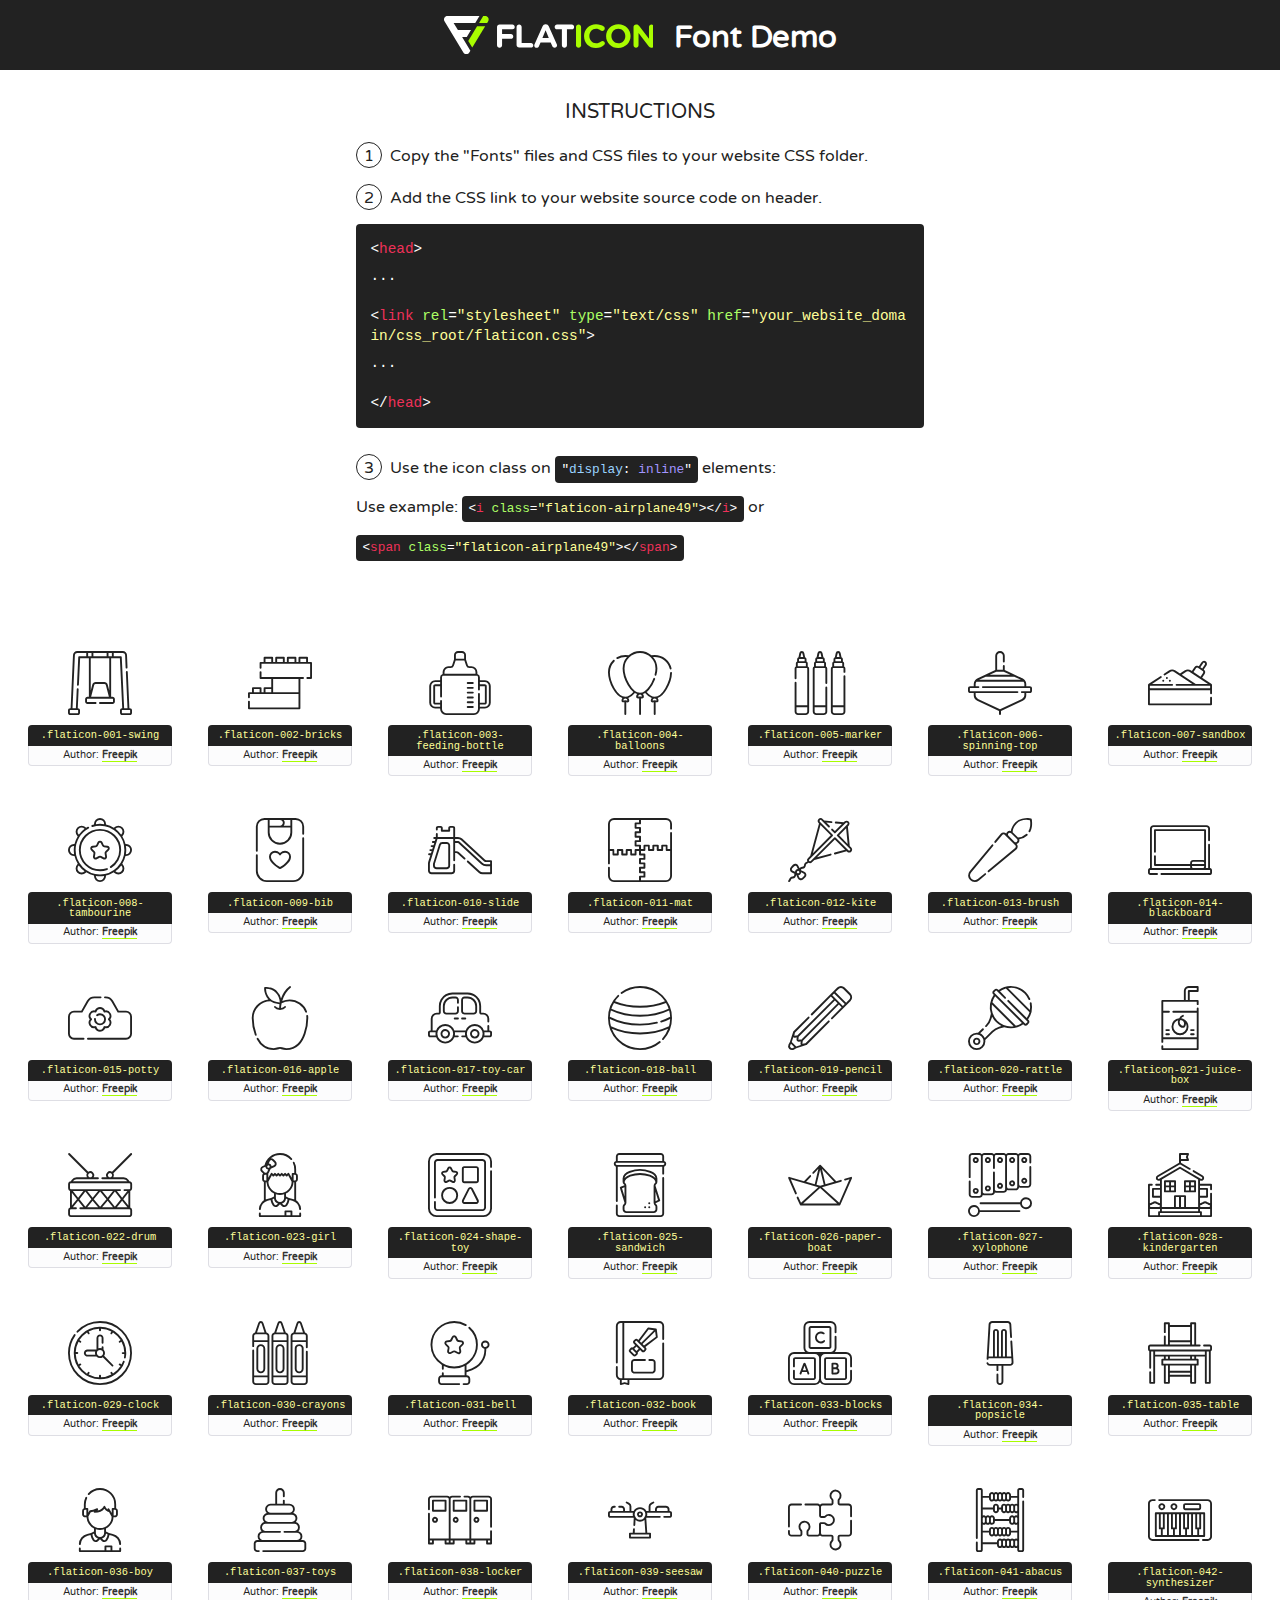
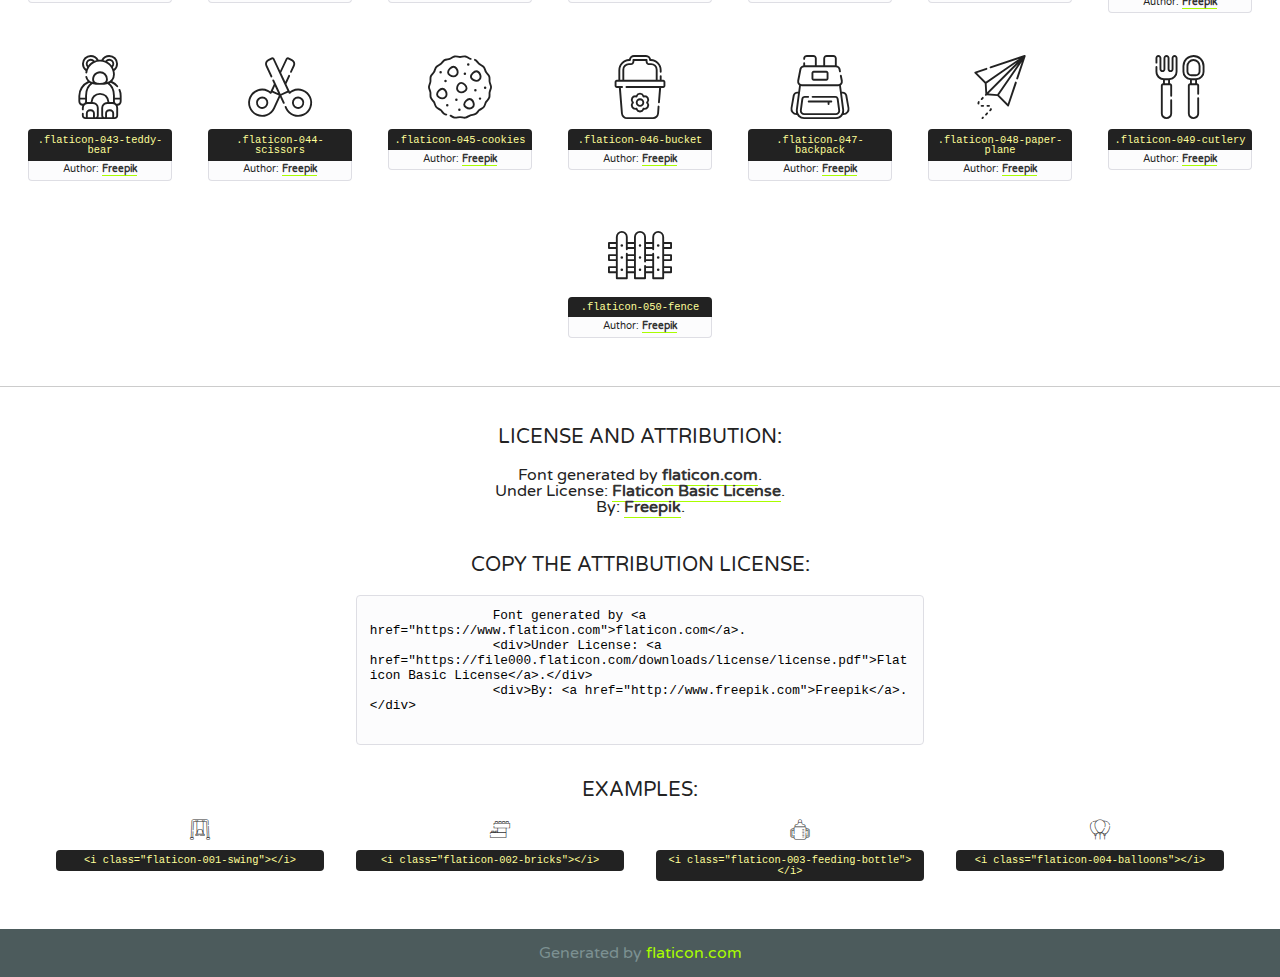
<file: lib/flaticon/font/flaticon.html>
<!DOCTYPE html>
<!--
  Flaticon icon font: Flaticon
  Creation date: 11/06/2020 07:22
-->
<html>
    <!DOCTYPE html>

    <head>
        <title>Flaticon WebFont</title>
        <link href="http://fonts.googleapis.com/css?family=Varela+Round" rel="stylesheet" type="text/css" />
        <link rel="stylesheet" type="text/css" href="flaticon.css">
        <meta charset="UTF-8">
        <style>
            html, body, div, span, applet, object, iframe,
            h1, h2, h3, h4, h5, h6, p, blockquote, pre,
            a, abbr, acronym, address, big, cite, code,
            del, dfn, em, img, ins, kbd, q, s, samp,
            small, strike, strong, sub, sup, tt, var,
            b, u, i, center,
            dl, dt, dd, ol, ul, li,
            fieldset, form, label, legend,
            table, caption, tbody, tfoot, thead, tr, th, td,
            article, aside, canvas, details, embed,
            figure, figcaption, footer, header, hgroup,
            menu, nav, output, ruby, section, summary,
            time, mark, audio, video {
                margin: 0;
                padding: 0;
                border: 0;
                font-size: 100%;
                font: inherit;
                vertical-align: baseline;
            }
            /* HTML5 display-role reset for older browsers */
            article, aside, details, figcaption, figure,
            footer, header, hgroup, menu, nav, section {
                display: block;
            }
            body {
                line-height: 1;
            }
            ol, ul {
                list-style: none;
            }
            blockquote, q {
                quotes: none;
            }
            blockquote:before, blockquote:after,
            q:before, q:after {
                content: '';
                content: none;
            }
            table {
                border-collapse: collapse;
                border-spacing: 0;
            }
            body {
                font-family: 'Varela Round', Helvetica, Arial, sans-serif;
                font-size: 16px;
                color: #222;
            }
            a {
                color: #333;
                border-bottom: 1px solid #a9fd00;
                font-weight: bold;
                text-decoration: none;
            }
            * {
                -moz-box-sizing: border-box;
                -webkit-box-sizing: border-box;
                box-sizing: border-box;
                margin: 0;
                padding: 0;
            }
            [class^="flaticon-"]:before, [class*=" flaticon-"]:before, [class^="flaticon-"]:after, [class*=" flaticon-"]:after {
                font-family: Flaticon;
                font-size: 30px;
                font-style: normal;
                margin-left: 20px;
                color: #333;
            }
            .wrapper {
                max-width: 600px;
                margin: auto;
                padding: 0 1em;
            }
            .title {
                font-size: 1.25em;
                text-align: center;
                margin-bottom: 1em;
                text-transform: uppercase;
            }
            header {
                text-align: center;
                background-color: #222;
                color: #fff;
                padding: 1em;
            }
            header .logo {
                width: 210px;
                height: 38px;
                display: inline-block;
                vertical-align: middle;
                margin-right: 1em;
                border: none;
            }
            header strong {
                font-size: 1.95em;
                font-weight: bold;
                vertical-align: middle;
                margin-top: 5px;
                display: inline-block;
            }
            .demo {
                margin: 2em auto;
                line-height: 1.25em;
            }
            .demo ul li {
                margin-bottom: 1em;
            }
            .demo ul li .num {
                color: #222;
                border-radius: 20px;
                display: inline-block;
                width: 26px;
                padding: 3px;
                height: 26px;
                text-align: center;
                margin-right: 0.5em;
                border: 1px solid #222;
            }
            .demo ul li code {
                background-color: #222;
                border-radius: 4px;
                padding: 0.25em 0.5em;
                display: inline-block;
                color: #fff;
                font-family: Consolas,Monaco,Lucida Console,Liberation Mono,DejaVu Sans Mono,Bitstream Vera Sans Mono,Courier New, monospace;
                font-weight: lighter;
                margin-top: 1em;
                font-size: 0.8em;
                word-break: break-all;
            }
            .demo ul li code.big {
                padding: 1em;
                font-size: 0.9em;
            }
            .demo ul li code .red {
                color: #EF3159;
            }
            .demo ul li code .green {
                color: #ACFF65;
            }
            .demo ul li code .yellow {
                color: #FFFF99;
            }
            .demo ul li code .blue {
                color: #99D3FF;
            }
            .demo ul li code .purple {
                color: #A295FF;
            }
            .demo ul li code .dots {
                margin-top: 0.5em;
                display: block;
            }
            #glyphs {
                border-bottom: 1px solid #ccc;
                padding: 2em 0;
                text-align: center;
            }
            .glyph {
                display: inline-block;
                width: 9em;
                margin: 1em;
                text-align: center;
                vertical-align: top;
                background: #FFF;
            }
            .glyph .glyph-icon {
                padding: 10px;
                display: block;
                font-family:"Flaticon";
                font-size: 64px;
                line-height: 1;
            }
            .glyph .glyph-icon:before {
                font-size: 64px;
                color: #222;
                margin-left: 0;
            }
            .class-name {
                font-size: 0.65em;
                background-color: #222;
                color: #fff;
                border-radius: 4px 4px 0 0;
                padding: 0.5em;
                color: #FFFF99;
                font-family: Consolas,Monaco,Lucida Console,Liberation Mono,DejaVu Sans Mono,Bitstream Vera Sans Mono,Courier New, monospace;
            }
            .author-name {
                font-size: 0.6em;
                background-color: #fcfcfd;
                border: 1px solid #DEDEE4;
                border-top: 0;
                border-radius: 0 0 4px 4px;
                padding: 0.5em;
            }
            .class-name:last-child {
                font-size: 10px;
                color:#888;
            }
            .class-name:last-child a {
                font-size: 10px;
                color:#555;
            }
            .class-name:last-child a:hover {
                color:#a9fd00;
            }
            .glyph > input {
                display: block;
                width: 100px;
                margin: 5px auto;
                text-align: center;
                font-size: 12px;
                cursor: text;
            }
            .glyph > input.icon-input {
                font-family:"Flaticon";
                font-size: 16px;
                margin-bottom: 10px;
            }
            .attribution .title {
                margin-top: 2em;
            }
            .attribution textarea {
                background-color: #fcfcfd;
                padding: 1em;
                border: none;
                box-shadow: none;
                border: 1px solid #DEDEE4;
                border-radius: 4px;
                resize: none;
                width: 100%;
                height: 150px;
                font-size: 0.8em;
                font-family: Consolas,Monaco,Lucida Console,Liberation Mono,DejaVu Sans Mono,Bitstream Vera Sans Mono,Courier New, monospace;
                -webkit-appearance: none;
            }
            .iconsuse {
                margin: 2em auto;
                text-align: center;
                max-width: 1200px;
            }
            .iconsuse:after {
                content: '';
                display: table;
                clear: both;
            }
            .iconsuse .image {
                float: left;
                width: 25%;
                padding: 0 1em;
            }
            .iconsuse .image p {
                margin-bottom: 1em;
            }
            .iconsuse .image span {
                display: block;
                font-size: 0.65em;
                background-color: #222;
                color: #fff;
                border-radius: 4px;
                padding: 0.5em;
                color: #FFFF99;
                margin-top: 1em;
                font-family: Consolas,Monaco,Lucida Console,Liberation Mono,DejaVu Sans Mono,Bitstream Vera Sans Mono,Courier New, monospace;
            }
            #footer {
                text-align: center;
                background-color: #4C5B5C;
                color: #7c9192;
                padding: 1em;
            }
            #footer a {
                border: none;
                color: #a9fd00;
                font-weight: normal;
            }
            @media (max-width: 960px) {
                .iconsuse .image {
                    width: 50%;
                }
            }
            @media (max-width: 560px) {
                .iconsuse .image {
                    width: 100%;
                }
            }
            .attrDiv {

            }
        </style>
        <link rel="stylesheet" href="flaticon.css">
    </head>

    <body class="characters-off">
        <header>
            <a href="https://www.flaticon.com" target="_blank" class="logo">
                <svg version="1.1" xmlns="http://www.w3.org/2000/svg" xmlns:xlink="http://www.w3.org/1999/xlink" xmlns:a="http://ns.adobe.com/AdobeSVGViewerExtensions/3.0/" viewBox="0 0 560.875 102.036" enable-background="new 0 0 560.875 102.036" xml:space="preserve">
                        <defs>
                        </defs>
                        <g>
                            <g class="letters">
                                <path fill="#ffffff" d="M141.596,29.675c0-3.777,2.985-6.767,6.764-6.767h34.438c3.426,0,6.15,2.728,6.15,6.15
                                c0,3.43-2.724,6.149-6.15,6.149h-27.674v13.091h23.719c3.429,0,6.151,2.724,6.151,6.15c0,3.43-2.723,6.149-6.151,6.149h-23.719
                                v17.574c0,3.773-2.986,6.761-6.764,6.761c-3.779,0-6.764-2.989-6.764-6.761V29.675z"></path>
                                <path fill="#ffffff" d="M193.844,29.149c0-3.781,2.985-6.767,6.764-6.767c3.776,0,6.763,2.985,6.763,6.767v42.957h25.039
                                c3.426,0,6.149,2.726,6.149,6.153c0,3.425-2.723,6.15-6.149,6.15h-31.802c-3.779,0-6.764-2.986-6.764-6.768V29.149z"></path>
                                <path fill="#ffffff" d="M241.891,75.71l21.438-48.407c1.492-3.341,4.215-5.357,7.906-5.357h0.792
                                c3.686,0,6.323,2.017,7.815,5.357l21.439,48.407c0.436,0.967,0.701,1.845,0.701,2.723c0,3.602-2.809,6.501-6.414,6.501
                                c-3.161,0-5.269-1.845-6.499-4.655l-4.132-9.661h-27.059l-4.301,10.102c-1.144,2.631-3.426,4.214-6.237,4.214
                                c-3.517,0-6.24-2.81-6.24-6.325C241.1,77.64,241.451,76.677,241.891,75.71z M279.932,58.666l-8.521-20.297l-8.526,20.297H279.932
                                z"></path>
                                <path fill="#ffffff" d="M314.864,35.387H301.86c-3.429,0-6.239-2.813-6.239-6.238c0-3.429,2.811-6.24,6.239-6.24h39.533
                                c3.426,0,6.237,2.811,6.237,6.24c0,3.425-2.811,6.238-6.237,6.238h-13.001v42.785c0,3.773-2.99,6.761-6.764,6.761
                                c-3.779,0-6.764-2.989-6.764-6.761V35.387z"></path>
                                <path fill="#A9FD00" d="M352.615,29.149c0-3.781,2.985-6.767,6.767-6.767c3.774,0,6.761,2.985,6.761,6.767v49.024
                                c0,3.773-2.987,6.761-6.761,6.761c-3.781,0-6.767-2.989-6.767-6.761V29.149z"></path>
                                <path fill="#A9FD00" d="M374.132,53.836v-0.179c0-17.481,13.178-31.801,32.065-31.801c9.22,0,15.459,2.458,20.557,6.238
                                c1.402,1.054,2.637,2.985,2.637,5.357c0,3.692-2.985,6.59-6.681,6.59c-1.845,0-3.071-0.702-4.044-1.319
                                c-3.776-2.813-7.729-4.393-12.562-4.393c-10.364,0-17.831,8.611-17.831,19.154v0.173c0,10.542,7.291,19.329,17.831,19.329
                                c5.715,0,9.492-1.756,13.359-4.834c1.049-0.874,2.458-1.491,4.039-1.491c3.429,0,6.325,2.813,6.325,6.236
                                c0,2.106-1.056,3.78-2.282,4.834c-5.539,4.834-12.036,7.733-21.878,7.733C387.572,85.464,374.132,71.493,374.132,53.836z"></path>
                                <path fill="#A9FD00" d="M433.009,53.836v-0.179c0-17.481,13.79-31.801,32.766-31.801c18.981,0,32.592,14.143,32.592,31.628v0.173
                                c0,17.483-13.785,31.807-32.769,31.807C446.625,85.464,433.009,71.32,433.009,53.836z M484.224,53.836v-0.179
                                c0-10.539-7.725-19.326-18.626-19.326c-10.893,0-18.449,8.611-18.449,19.154v0.173c0,10.542,7.73,19.329,18.626,19.329
                                C476.676,72.986,484.224,64.378,484.224,53.836z"></path>
                                <path fill="#A9FD00" d="M506.233,29.321c0-3.774,2.99-6.763,6.767-6.763h1.401c3.252,0,5.183,1.583,7.029,3.953l26.093,34.265
                                V29.059c0-3.692,2.99-6.677,6.681-6.677c3.683,0,6.671,2.985,6.671,6.677v48.934c0,3.78-2.987,6.765-6.764,6.765h-0.436
                                c-3.257,0-5.188-1.581-7.034-3.953l-27.056-35.492v32.944c0,3.687-2.985,6.676-6.678,6.676c-3.683,0-6.673-2.989-6.673-6.676
                                V29.321z"></path>
                            </g>
                            <g class="insignia">
                                <path fill="#ffffff" d="M48.372,56.137h12.517l11.156-18.537H37.186L25.688,18.539h57.825L94.668,0H9.271
                                C5.925,0,2.842,1.801,1.198,4.716c-1.644,2.907-1.593,6.482,0.134,9.343l50.38,83.501c1.678,2.781,4.689,4.476,7.938,4.476
                                c3.246,0,6.257-1.695,7.935-4.476l2.898-4.804L48.372,56.137z"></path>
                                <g class="i">
                                    <path fill="#A9FD00" d="M93.575,18.539h0.031v0.004l21.652,0.004l2.705-4.488c1.727-2.861,1.778-6.436,0.133-9.343
                                    C116.454,1.801,113.371,0,110.026,0h-5.294L93.575,18.539z"></path>
                                    <polygon fill="#A9FD00" points="88.291,27.356 64.725,66.486 75.519,84.404 109.942,27.356"></polygon>
                                </g>
                            </g>
                        </g>
                    </svg>
            </a>
            <strong>Font Demo</strong>
        </header>

        <section class="demo wrapper">
            <p class="title">Instructions</p>
            <ul>
                <li>
                    <span class="num">1</span>Copy the "Fonts" files and CSS files to your website CSS folder.
                </li>
                <li>
                    <span class="num">2</span>Add the CSS link to your website source code on header.
                    <code class="big">
                        &lt;<span class="red">head</span>&gt;
                        <br/><span class="dots">...</span>
                        <br/>&lt;<span class="red">link</span> <span class="green">rel</span>=<span class="yellow">"stylesheet"</span> <span class="green">type</span>=<span class="yellow">"text/css"</span> <span class="green">href</span>=<span class="yellow">"your_website_domain/css_root/flaticon.css"</span>&gt;
                        <br/><span class="dots">...</span>
                        <br/>&lt;/<span class="red">head</span>&gt;
                    </code>
                </li>

                <li>
                    <p>
                        <span class="num">3</span>Use the icon class on <code>"<span class="blue">display</span>:<span class="purple"> inline</span>"</code> elements:
                        <br />
                        Use example:
                        <code>
                            &lt;<span class="red">i</span> <span class="green">class</span>=<span class="yellow">&quot;flaticon-airplane49&quot;</span>&gt;&lt;/<span class="red">i</span>&gt;
                        </code> or
                        <code>&lt;<span class="red">span</span> <span class="green">class</span>=<span class="yellow">&quot;flaticon-airplane49&quot;</span>&gt;&lt;/<span class="red">span</span>&gt;</code>
                    </p>
                </li>
            </ul>
        </section>

        <section id="glyphs">
            
            <div class="glyph"><div class="glyph-icon flaticon-001-swing"></div>
                <div class="class-name">.flaticon-001-swing</div>
                <div class="author-name">Author: <a href="http://www.freepik.com" title="Freepik">Freepik</a> </div>
            </div>
            
            <div class="glyph"><div class="glyph-icon flaticon-002-bricks"></div>
                <div class="class-name">.flaticon-002-bricks</div>
                <div class="author-name">Author: <a href="http://www.freepik.com" title="Freepik">Freepik</a> </div>
            </div>
            
            <div class="glyph"><div class="glyph-icon flaticon-003-feeding-bottle"></div>
                <div class="class-name">.flaticon-003-feeding-bottle</div>
                <div class="author-name">Author: <a href="http://www.freepik.com" title="Freepik">Freepik</a> </div>
            </div>
            
            <div class="glyph"><div class="glyph-icon flaticon-004-balloons"></div>
                <div class="class-name">.flaticon-004-balloons</div>
                <div class="author-name">Author: <a href="http://www.freepik.com" title="Freepik">Freepik</a> </div>
            </div>
            
            <div class="glyph"><div class="glyph-icon flaticon-005-marker"></div>
                <div class="class-name">.flaticon-005-marker</div>
                <div class="author-name">Author: <a href="http://www.freepik.com" title="Freepik">Freepik</a> </div>
            </div>
            
            <div class="glyph"><div class="glyph-icon flaticon-006-spinning-top"></div>
                <div class="class-name">.flaticon-006-spinning-top</div>
                <div class="author-name">Author: <a href="http://www.freepik.com" title="Freepik">Freepik</a> </div>
            </div>
            
            <div class="glyph"><div class="glyph-icon flaticon-007-sandbox"></div>
                <div class="class-name">.flaticon-007-sandbox</div>
                <div class="author-name">Author: <a href="http://www.freepik.com" title="Freepik">Freepik</a> </div>
            </div>
            
            <div class="glyph"><div class="glyph-icon flaticon-008-tambourine"></div>
                <div class="class-name">.flaticon-008-tambourine</div>
                <div class="author-name">Author: <a href="http://www.freepik.com" title="Freepik">Freepik</a> </div>
            </div>
            
            <div class="glyph"><div class="glyph-icon flaticon-009-bib"></div>
                <div class="class-name">.flaticon-009-bib</div>
                <div class="author-name">Author: <a href="http://www.freepik.com" title="Freepik">Freepik</a> </div>
            </div>
            
            <div class="glyph"><div class="glyph-icon flaticon-010-slide"></div>
                <div class="class-name">.flaticon-010-slide</div>
                <div class="author-name">Author: <a href="http://www.freepik.com" title="Freepik">Freepik</a> </div>
            </div>
            
            <div class="glyph"><div class="glyph-icon flaticon-011-mat"></div>
                <div class="class-name">.flaticon-011-mat</div>
                <div class="author-name">Author: <a href="http://www.freepik.com" title="Freepik">Freepik</a> </div>
            </div>
            
            <div class="glyph"><div class="glyph-icon flaticon-012-kite"></div>
                <div class="class-name">.flaticon-012-kite</div>
                <div class="author-name">Author: <a href="http://www.freepik.com" title="Freepik">Freepik</a> </div>
            </div>
            
            <div class="glyph"><div class="glyph-icon flaticon-013-brush"></div>
                <div class="class-name">.flaticon-013-brush</div>
                <div class="author-name">Author: <a href="http://www.freepik.com" title="Freepik">Freepik</a> </div>
            </div>
            
            <div class="glyph"><div class="glyph-icon flaticon-014-blackboard"></div>
                <div class="class-name">.flaticon-014-blackboard</div>
                <div class="author-name">Author: <a href="http://www.freepik.com" title="Freepik">Freepik</a> </div>
            </div>
            
            <div class="glyph"><div class="glyph-icon flaticon-015-potty"></div>
                <div class="class-name">.flaticon-015-potty</div>
                <div class="author-name">Author: <a href="http://www.freepik.com" title="Freepik">Freepik</a> </div>
            </div>
            
            <div class="glyph"><div class="glyph-icon flaticon-016-apple"></div>
                <div class="class-name">.flaticon-016-apple</div>
                <div class="author-name">Author: <a href="http://www.freepik.com" title="Freepik">Freepik</a> </div>
            </div>
            
            <div class="glyph"><div class="glyph-icon flaticon-017-toy-car"></div>
                <div class="class-name">.flaticon-017-toy-car</div>
                <div class="author-name">Author: <a href="http://www.freepik.com" title="Freepik">Freepik</a> </div>
            </div>
            
            <div class="glyph"><div class="glyph-icon flaticon-018-ball"></div>
                <div class="class-name">.flaticon-018-ball</div>
                <div class="author-name">Author: <a href="http://www.freepik.com" title="Freepik">Freepik</a> </div>
            </div>
            
            <div class="glyph"><div class="glyph-icon flaticon-019-pencil"></div>
                <div class="class-name">.flaticon-019-pencil</div>
                <div class="author-name">Author: <a href="http://www.freepik.com" title="Freepik">Freepik</a> </div>
            </div>
            
            <div class="glyph"><div class="glyph-icon flaticon-020-rattle"></div>
                <div class="class-name">.flaticon-020-rattle</div>
                <div class="author-name">Author: <a href="http://www.freepik.com" title="Freepik">Freepik</a> </div>
            </div>
            
            <div class="glyph"><div class="glyph-icon flaticon-021-juice-box"></div>
                <div class="class-name">.flaticon-021-juice-box</div>
                <div class="author-name">Author: <a href="http://www.freepik.com" title="Freepik">Freepik</a> </div>
            </div>
            
            <div class="glyph"><div class="glyph-icon flaticon-022-drum"></div>
                <div class="class-name">.flaticon-022-drum</div>
                <div class="author-name">Author: <a href="http://www.freepik.com" title="Freepik">Freepik</a> </div>
            </div>
            
            <div class="glyph"><div class="glyph-icon flaticon-023-girl"></div>
                <div class="class-name">.flaticon-023-girl</div>
                <div class="author-name">Author: <a href="http://www.freepik.com" title="Freepik">Freepik</a> </div>
            </div>
            
            <div class="glyph"><div class="glyph-icon flaticon-024-shape-toy"></div>
                <div class="class-name">.flaticon-024-shape-toy</div>
                <div class="author-name">Author: <a href="http://www.freepik.com" title="Freepik">Freepik</a> </div>
            </div>
            
            <div class="glyph"><div class="glyph-icon flaticon-025-sandwich"></div>
                <div class="class-name">.flaticon-025-sandwich</div>
                <div class="author-name">Author: <a href="http://www.freepik.com" title="Freepik">Freepik</a> </div>
            </div>
            
            <div class="glyph"><div class="glyph-icon flaticon-026-paper-boat"></div>
                <div class="class-name">.flaticon-026-paper-boat</div>
                <div class="author-name">Author: <a href="http://www.freepik.com" title="Freepik">Freepik</a> </div>
            </div>
            
            <div class="glyph"><div class="glyph-icon flaticon-027-xylophone"></div>
                <div class="class-name">.flaticon-027-xylophone</div>
                <div class="author-name">Author: <a href="http://www.freepik.com" title="Freepik">Freepik</a> </div>
            </div>
            
            <div class="glyph"><div class="glyph-icon flaticon-028-kindergarten"></div>
                <div class="class-name">.flaticon-028-kindergarten</div>
                <div class="author-name">Author: <a href="http://www.freepik.com" title="Freepik">Freepik</a> </div>
            </div>
            
            <div class="glyph"><div class="glyph-icon flaticon-029-clock"></div>
                <div class="class-name">.flaticon-029-clock</div>
                <div class="author-name">Author: <a href="http://www.freepik.com" title="Freepik">Freepik</a> </div>
            </div>
            
            <div class="glyph"><div class="glyph-icon flaticon-030-crayons"></div>
                <div class="class-name">.flaticon-030-crayons</div>
                <div class="author-name">Author: <a href="http://www.freepik.com" title="Freepik">Freepik</a> </div>
            </div>
            
            <div class="glyph"><div class="glyph-icon flaticon-031-bell"></div>
                <div class="class-name">.flaticon-031-bell</div>
                <div class="author-name">Author: <a href="http://www.freepik.com" title="Freepik">Freepik</a> </div>
            </div>
            
            <div class="glyph"><div class="glyph-icon flaticon-032-book"></div>
                <div class="class-name">.flaticon-032-book</div>
                <div class="author-name">Author: <a href="http://www.freepik.com" title="Freepik">Freepik</a> </div>
            </div>
            
            <div class="glyph"><div class="glyph-icon flaticon-033-blocks"></div>
                <div class="class-name">.flaticon-033-blocks</div>
                <div class="author-name">Author: <a href="http://www.freepik.com" title="Freepik">Freepik</a> </div>
            </div>
            
            <div class="glyph"><div class="glyph-icon flaticon-034-popsicle"></div>
                <div class="class-name">.flaticon-034-popsicle</div>
                <div class="author-name">Author: <a href="http://www.freepik.com" title="Freepik">Freepik</a> </div>
            </div>
            
            <div class="glyph"><div class="glyph-icon flaticon-035-table"></div>
                <div class="class-name">.flaticon-035-table</div>
                <div class="author-name">Author: <a href="http://www.freepik.com" title="Freepik">Freepik</a> </div>
            </div>
            
            <div class="glyph"><div class="glyph-icon flaticon-036-boy"></div>
                <div class="class-name">.flaticon-036-boy</div>
                <div class="author-name">Author: <a href="http://www.freepik.com" title="Freepik">Freepik</a> </div>
            </div>
            
            <div class="glyph"><div class="glyph-icon flaticon-037-toys"></div>
                <div class="class-name">.flaticon-037-toys</div>
                <div class="author-name">Author: <a href="http://www.freepik.com" title="Freepik">Freepik</a> </div>
            </div>
            
            <div class="glyph"><div class="glyph-icon flaticon-038-locker"></div>
                <div class="class-name">.flaticon-038-locker</div>
                <div class="author-name">Author: <a href="http://www.freepik.com" title="Freepik">Freepik</a> </div>
            </div>
            
            <div class="glyph"><div class="glyph-icon flaticon-039-seesaw"></div>
                <div class="class-name">.flaticon-039-seesaw</div>
                <div class="author-name">Author: <a href="http://www.freepik.com" title="Freepik">Freepik</a> </div>
            </div>
            
            <div class="glyph"><div class="glyph-icon flaticon-040-puzzle"></div>
                <div class="class-name">.flaticon-040-puzzle</div>
                <div class="author-name">Author: <a href="http://www.freepik.com" title="Freepik">Freepik</a> </div>
            </div>
            
            <div class="glyph"><div class="glyph-icon flaticon-041-abacus"></div>
                <div class="class-name">.flaticon-041-abacus</div>
                <div class="author-name">Author: <a href="http://www.freepik.com" title="Freepik">Freepik</a> </div>
            </div>
            
            <div class="glyph"><div class="glyph-icon flaticon-042-synthesizer"></div>
                <div class="class-name">.flaticon-042-synthesizer</div>
                <div class="author-name">Author: <a href="http://www.freepik.com" title="Freepik">Freepik</a> </div>
            </div>
            
            <div class="glyph"><div class="glyph-icon flaticon-043-teddy-bear"></div>
                <div class="class-name">.flaticon-043-teddy-bear</div>
                <div class="author-name">Author: <a href="http://www.freepik.com" title="Freepik">Freepik</a> </div>
            </div>
            
            <div class="glyph"><div class="glyph-icon flaticon-044-scissors"></div>
                <div class="class-name">.flaticon-044-scissors</div>
                <div class="author-name">Author: <a href="http://www.freepik.com" title="Freepik">Freepik</a> </div>
            </div>
            
            <div class="glyph"><div class="glyph-icon flaticon-045-cookies"></div>
                <div class="class-name">.flaticon-045-cookies</div>
                <div class="author-name">Author: <a href="http://www.freepik.com" title="Freepik">Freepik</a> </div>
            </div>
            
            <div class="glyph"><div class="glyph-icon flaticon-046-bucket"></div>
                <div class="class-name">.flaticon-046-bucket</div>
                <div class="author-name">Author: <a href="http://www.freepik.com" title="Freepik">Freepik</a> </div>
            </div>
            
            <div class="glyph"><div class="glyph-icon flaticon-047-backpack"></div>
                <div class="class-name">.flaticon-047-backpack</div>
                <div class="author-name">Author: <a href="http://www.freepik.com" title="Freepik">Freepik</a> </div>
            </div>
            
            <div class="glyph"><div class="glyph-icon flaticon-048-paper-plane"></div>
                <div class="class-name">.flaticon-048-paper-plane</div>
                <div class="author-name">Author: <a href="http://www.freepik.com" title="Freepik">Freepik</a> </div>
            </div>
            
            <div class="glyph"><div class="glyph-icon flaticon-049-cutlery"></div>
                <div class="class-name">.flaticon-049-cutlery</div>
                <div class="author-name">Author: <a href="http://www.freepik.com" title="Freepik">Freepik</a> </div>
            </div>
            
            <div class="glyph"><div class="glyph-icon flaticon-050-fence"></div>
                <div class="class-name">.flaticon-050-fence</div>
                <div class="author-name">Author: <a href="http://www.freepik.com" title="Freepik">Freepik</a> </div>
            </div>
            
        </section>

        <section class="attribution wrapper"   style="text-align:center;">
            <div class="title">License and attribution:</div>
            <div class="attrDiv">Font generated by <a href="https://www.flaticon.com">flaticon.com</a>.</div>
            <div class="attrDiv">Under License: <a href="https://file000.flaticon.com/downloads/license/license.pdf">Flaticon Basic License</a>.</div>
            <div class="attrDiv">By: <a href="http://www.freepik.com">Freepik</a>.</div>

            <div class="title">Copy the Attribution License:</div>
            <textarea onclick="this.focus();this.select();">
                Font generated by &lt;a href=&quot;https://www.flaticon.com&quot;&gt;flaticon.com&lt;/a&gt;.
                <div>Under License: <a href="https://file000.flaticon.com/downloads/license/license.pdf">Flaticon Basic License</a>.</div>
                <div>By: <a href="http://www.freepik.com">Freepik</a>.</div>
            </textarea>
        </section>

        <section class="iconsuse">
            <div class="title">Examples:</div>
            
            <div class="image">
                <p>
                    <i class="glyph-icon flaticon-001-swing"></i>
                    <span>&lt;i class=&quot;flaticon-001-swing&quot;&gt;&lt;/i&gt;</span>
                </p>
            </div>
            
            <div class="image">
                <p>
                    <i class="glyph-icon flaticon-002-bricks"></i>
                    <span>&lt;i class=&quot;flaticon-002-bricks&quot;&gt;&lt;/i&gt;</span>
                </p>
            </div>
            
            <div class="image">
                <p>
                    <i class="glyph-icon flaticon-003-feeding-bottle"></i>
                    <span>&lt;i class=&quot;flaticon-003-feeding-bottle&quot;&gt;&lt;/i&gt;</span>
                </p>
            </div>
            
            <div class="image">
                <p>
                    <i class="glyph-icon flaticon-004-balloons"></i>
                    <span>&lt;i class=&quot;flaticon-004-balloons&quot;&gt;&lt;/i&gt;</span>
                </p>
            </div>
            
        </section>

        <div id="footer">
            <div>Generated by <a href="https://www.flaticon.com">flaticon.com</a></div>
        </div>
    </body>
</html>
</file>
<file: lib/flaticon/font/flaticon.css>
@font-face {
  font-family: "Flaticon";
  src: url("./Flaticon.eot");
  src: url("./Flaticon.eot?#iefix") format("embedded-opentype"),
       url("./Flaticon.woff2") format("woff2"),
       url("./Flaticon.woff") format("woff"),
       url("./Flaticon.ttf") format("truetype"),
       url("./Flaticon.svg#Flaticon") format("svg");
  font-weight: normal;
  font-style: normal;
}

@media screen and (-webkit-min-device-pixel-ratio:0) {
  @font-face {
    font-family: "Flaticon";
    src: url("./Flaticon.svg#Flaticon") format("svg");
  }
}

[class^="flaticon-"]:before, [class*=" flaticon-"]:before,
[class^="flaticon-"]:after, [class*=" flaticon-"]:after {   
  font-family: Flaticon;
        font-size: 20px;
font-style: normal;
margin-left: 20px;
}

.flaticon-001-swing:before { content: "\f100"; }
.flaticon-002-bricks:before { content: "\f101"; }
.flaticon-003-feeding-bottle:before { content: "\f102"; }
.flaticon-004-balloons:before { content: "\f103"; }
.flaticon-005-marker:before { content: "\f104"; }
.flaticon-006-spinning-top:before { content: "\f105"; }
.flaticon-007-sandbox:before { content: "\f106"; }
.flaticon-008-tambourine:before { content: "\f107"; }
.flaticon-009-bib:before { content: "\f108"; }
.flaticon-010-slide:before { content: "\f109"; }
.flaticon-011-mat:before { content: "\f10a"; }
.flaticon-012-kite:before { content: "\f10b"; }
.flaticon-013-brush:before { content: "\f10c"; }
.flaticon-014-blackboard:before { content: "\f10d"; }
.flaticon-015-potty:before { content: "\f10e"; }
.flaticon-016-apple:before { content: "\f10f"; }
.flaticon-017-toy-car:before { content: "\f110"; }
.flaticon-018-ball:before { content: "\f111"; }
.flaticon-019-pencil:before { content: "\f112"; }
.flaticon-020-rattle:before { content: "\f113"; }
.flaticon-021-juice-box:before { content: "\f114"; }
.flaticon-022-drum:before { content: "\f115"; }
.flaticon-023-girl:before { content: "\f116"; }
.flaticon-024-shape-toy:before { content: "\f117"; }
.flaticon-025-sandwich:before { content: "\f118"; }
.flaticon-026-paper-boat:before { content: "\f119"; }
.flaticon-027-xylophone:before { content: "\f11a"; }
.flaticon-028-kindergarten:before { content: "\f11b"; }
.flaticon-029-clock:before { content: "\f11c"; }
.flaticon-030-crayons:before { content: "\f11d"; }
.flaticon-031-bell:before { content: "\f11e"; }
.flaticon-032-book:before { content: "\f11f"; }
.flaticon-033-blocks:before { content: "\f120"; }
.flaticon-034-popsicle:before { content: "\f121"; }
.flaticon-035-table:before { content: "\f122"; }
.flaticon-036-boy:before { content: "\f123"; }
.flaticon-037-toys:before { content: "\f124"; }
.flaticon-038-locker:before { content: "\f125"; }
.flaticon-039-seesaw:before { content: "\f126"; }
.flaticon-040-puzzle:before { content: "\f127"; }
.flaticon-041-abacus:before { content: "\f128"; }
.flaticon-042-synthesizer:before { content: "\f129"; }
.flaticon-043-teddy-bear:before { content: "\f12a"; }
.flaticon-044-scissors:before { content: "\f12b"; }
.flaticon-045-cookies:before { content: "\f12c"; }
.flaticon-046-bucket:before { content: "\f12d"; }
.flaticon-047-backpack:before { content: "\f12e"; }
.flaticon-048-paper-plane:before { content: "\f12f"; }
.flaticon-049-cutlery:before { content: "\f130"; }
.flaticon-050-fence:before { content: "\f131"; }
</file>
<file: css/style.css>
/******* Bootstrap Theming ********/
/*!
 * Bootstrap v4.5.3 (https://getbootstrap.com/)
 * Copyright 2011-2020 The Bootstrap Authors
 * Copyright 2011-2020 Twitter, Inc.
 * Licensed under MIT (https://github.com/twbs/bootstrap/blob/main/LICENSE)
 */
:root {
  --blue: #007bff;
  --indigo: #6610f2;
  --purple: #6f42c1;
  --pink: #e83e8c;
  --red: #dc3545;
  --orange: #fd7e14;
  --yellow: #ffc107;
  --green: #28a745;
  --teal: #20c997;
  --cyan: #17a2b8;
  --white: #fff;
  --gray: #6c757d;
  --gray-dark: #343a40;
  --primary: #17a2b8;
  --secondary: #00394f;
  --success: #28a745;
  --info: #17a2b8;
  --warning: #ffc107;
  --danger: #dc3545;
  --light: #f8f9fa;
  --dark: #343a40;
  --breakpoint-xs: 0;
  --breakpoint-sm: 576px;
  --breakpoint-md: 768px;
  --breakpoint-lg: 992px;
  --breakpoint-xl: 1200px;
  --font-family-sans-serif: "Nunito", sans-serif;
  --font-family-monospace: SFMono-Regular, Menlo, Monaco, Consolas,
    "Liberation Mono", "Courier New", monospace;
}

*,
*::before,
*::after {
  box-sizing: border-box;
}

html {
  font-family: sans-serif;
  line-height: 1.15;
  -webkit-text-size-adjust: 100%;
  -webkit-tap-highlight-color: rgba(0, 0, 0, 0);
}

article,
aside,
figcaption,
figure,
footer,
header,
hgroup,
main,
nav,
section {
  display: block;
}

body {
  margin: 0;
  font-family: "Nunito", sans-serif;
  font-size: 1rem;
  font-weight: 400;
  line-height: 1.5;
  color: #666666;
  text-align: left;
  background-color: #fff;
}

[tabindex="-1"]:focus:not(:focus-visible) {
  outline: 0 !important;
}

hr {
  box-sizing: content-box;
  height: 0;
  overflow: visible;
}

h1,
h2,
h3,
h4,
h5,
h6 {
  margin-top: 0;
  margin-bottom: 0.5rem;
}

p {
  margin-top: 0;
  margin-bottom: 1rem;
}

abbr[title],
abbr[data-original-title] {
  text-decoration: underline;
  text-decoration: underline dotted;
  cursor: help;
  border-bottom: 0;
  text-decoration-skip-ink: none;
}

address {
  margin-bottom: 1rem;
  font-style: normal;
  line-height: inherit;
}

ol,
ul,
dl {
  margin-top: 0;
  margin-bottom: 1rem;
}

ol ol,
ul ul,
ol ul,
ul ol {
  margin-bottom: 0;
}

dt {
  font-weight: 700;
}

dd {
  margin-bottom: 0.5rem;
  margin-left: 0;
}

blockquote {
  margin: 0 0 1rem;
}

b,
strong {
  font-weight: bolder;
}

small {
  font-size: 80%;
}

sub,
sup {
  position: relative;
  font-size: 75%;
  line-height: 0;
  vertical-align: baseline;
}

sub {
  bottom: -0.25em;
}

sup {
  top: -0.5em;
}

a {
  color: #17a2b8;
  text-decoration: none;
  background-color: transparent;
}

a:hover {
  color: #0f6674;
  text-decoration: underline;
}

a:not([href]):not([class]) {
  color: inherit;
  text-decoration: none;
}

a:not([href]):not([class]):hover {
  color: inherit;
  text-decoration: none;
}

pre,
code,
kbd,
samp {
  font-family: SFMono-Regular, Menlo, Monaco, Consolas, "Liberation Mono",
    "Courier New", monospace;
  font-size: 1em;
}

pre {
  margin-top: 0;
  margin-bottom: 1rem;
  overflow: auto;
  -ms-overflow-style: scrollbar;
}

figure {
  margin: 0 0 1rem;
}

img {
  vertical-align: middle;
  border-style: none;
}

svg {
  overflow: hidden;
  vertical-align: middle;
}

table {
  border-collapse: collapse;
}

caption {
  padding-top: 0.75rem;
  padding-bottom: 0.75rem;
  color: #6c757d;
  text-align: left;
  caption-side: bottom;
}

th {
  text-align: inherit;
  text-align: -webkit-match-parent;
}

label {
  display: inline-block;
  margin-bottom: 0.5rem;
}

button {
  border-radius: 0;
}

button:focus {
  outline: 1px dotted;
  outline: 5px auto -webkit-focus-ring-color;
}

input,
button,
select,
optgroup,
textarea {
  margin: 0;
  font-family: inherit;
  font-size: inherit;
  line-height: inherit;
}

button,
input {
  overflow: visible;
}

button,
select {
  text-transform: none;
}

[role="button"] {
  cursor: pointer;
}

select {
  word-wrap: normal;
}

button,
[type="button"],
[type="reset"],
[type="submit"] {
  -webkit-appearance: button;
}

button:not(:disabled),
[type="button"]:not(:disabled),
[type="reset"]:not(:disabled),
[type="submit"]:not(:disabled) {
  cursor: pointer;
}

button::-moz-focus-inner,
[type="button"]::-moz-focus-inner,
[type="reset"]::-moz-focus-inner,
[type="submit"]::-moz-focus-inner {
  padding: 0;
  border-style: none;
}

input[type="radio"],
input[type="checkbox"] {
  box-sizing: border-box;
  padding: 0;
}

textarea {
  overflow: auto;
  resize: vertical;
}

fieldset {
  min-width: 0;
  padding: 0;
  margin: 0;
  border: 0;
}

legend {
  display: block;
  width: 100%;
  max-width: 100%;
  padding: 0;
  margin-bottom: 0.5rem;
  font-size: 1.5rem;
  line-height: inherit;
  color: inherit;
  white-space: normal;
}

@media (max-width: 1200px) {
  legend {
    font-size: calc(1.275rem + 0.3vw);
  }
}

progress {
  vertical-align: baseline;
}

[type="number"]::-webkit-inner-spin-button,
[type="number"]::-webkit-outer-spin-button {
  height: auto;
}

[type="search"] {
  outline-offset: -2px;
  -webkit-appearance: none;
}

[type="search"]::-webkit-search-decoration {
  -webkit-appearance: none;
}

::-webkit-file-upload-button {
  font: inherit;
  -webkit-appearance: button;
}

output {
  display: inline-block;
}

summary {
  display: list-item;
  cursor: pointer;
}

template {
  display: none;
}

[hidden] {
  display: none !important;
}

h1,
h2,
h3,
h4,
h5,
h6,
.h1,
.h2,
.h3,
.h4,
.h5,
.h6 {
  margin-bottom: 0.5rem;
  font-family: "Handlee", cursive;
  font-weight: bold;
  line-height: 1.2;
  color: #00394f;
}

h1,
.h1 {
  font-size: 2.5rem;
}

@media (max-width: 1200px) {
  h1,
  .h1 {
    font-size: calc(1.375rem + 1.5vw);
  }
}

h2,
.h2 {
  font-size: 2rem;
}

@media (max-width: 1200px) {
  h2,
  .h2 {
    font-size: calc(1.325rem + 0.9vw);
  }
}

h3,
.h3 {
  font-size: 1.75rem;
}

@media (max-width: 1200px) {
  h3,
  .h3 {
    font-size: calc(1.3rem + 0.6vw);
  }
}

h4,
.h4 {
  font-size: 1.5rem;
}

@media (max-width: 1200px) {
  h4,
  .h4 {
    font-size: calc(1.275rem + 0.3vw);
  }
}

h5,
.h5 {
  font-size: 1.25rem;
}

h6,
.h6 {
  font-size: 1rem;
}

.lead {
  font-size: 1.25rem;
  font-weight: 300;
}

.display-1 {
  font-size: 6rem;
  font-weight: 300;
  line-height: 1.2;
}

@media (max-width: 1200px) {
  .display-1 {
    font-size: calc(1.725rem + 5.7vw);
  }
}

.display-2 {
  font-size: 5.5rem;
  font-weight: 300;
  line-height: 1.2;
}

@media (max-width: 1200px) {
  .display-2 {
    font-size: calc(1.675rem + 5.1vw);
  }
}

.display-3 {
  font-size: 4.5rem;
  font-weight: 300;
  line-height: 1.2;
}

@media (max-width: 1200px) {
  .display-3 {
    font-size: calc(1.575rem + 3.9vw);
  }
}

.display-4 {
  font-size: 3.5rem;
  font-weight: 300;
  line-height: 1.2;
}

@media (max-width: 1200px) {
  .display-4 {
    font-size: calc(1.475rem + 2.7vw);
  }
}

hr {
  margin-top: 1rem;
  margin-bottom: 1rem;
  border: 0;
  border-top: 1px solid rgba(0, 0, 0, 0.1);
}

small,
.small {
  font-size: 80%;
  font-weight: 400;
}

mark,
.mark {
  padding: 0.2em;
  background-color: #fcf8e3;
}

.list-unstyled {
  padding-left: 0;
  list-style: none;
}

.list-inline {
  padding-left: 0;
  list-style: none;
}

.list-inline-item {
  display: inline-block;
}

.list-inline-item:not(:last-child) {
  margin-right: 0.5rem;
}

.initialism {
  font-size: 90%;
  text-transform: uppercase;
}

.blockquote {
  margin-bottom: 1rem;
  font-size: 1.25rem;
}

.blockquote-footer {
  display: block;
  font-size: 80%;
  color: #6c757d;
}

.blockquote-footer::before {
  content: "\2014\00A0";
}

.img-fluid {
  max-width: 100%;
  height: auto;
}

.img-thumbnail {
  padding: 0.25rem;
  background-color: #fff;
  border: 1px solid #dee2e6;
  border-radius: 5px;
  max-width: 100%;
  height: auto;
}

.figure {
  display: inline-block;
}

.figure-img {
  margin-bottom: 0.5rem;
  line-height: 1;
}

.figure-caption {
  font-size: 90%;
  color: #6c757d;
}

code {
  font-size: 87.5%;
  color: #e83e8c;
  word-wrap: break-word;
}

a > code {
  color: inherit;
}

kbd {
  padding: 0.2rem 0.4rem;
  font-size: 87.5%;
  color: #fff;
  background-color: #212529;
  border-radius: 0.2rem;
}

kbd kbd {
  padding: 0;
  font-size: 100%;
  font-weight: 700;
}

pre {
  display: block;
  font-size: 87.5%;
  color: #212529;
}

pre code {
  font-size: inherit;
  color: inherit;
  word-break: normal;
}

.pre-scrollable {
  max-height: 340px;
  overflow-y: scroll;
}

.container,
.container-fluid,
.container-sm,
.container-md,
.container-lg,
.container-xl {
  width: 100%;
  padding-right: 15px;
  padding-left: 15px;
  margin-right: auto;
  margin-left: auto;
}

@media (min-width: 576px) {
  .container,
  .container-sm {
    max-width: 540px;
  }
}

@media (min-width: 768px) {
  .container,
  .container-sm,
  .container-md {
    max-width: 720px;
  }
}

@media (min-width: 992px) {
  .container,
  .container-sm,
  .container-md,
  .container-lg {
    max-width: 960px;
  }
}

@media (min-width: 1200px) {
  .container,
  .container-sm,
  .container-md,
  .container-lg,
  .container-xl {
    max-width: 1140px;
  }
}

.row {
  display: flex;
  flex-wrap: wrap;
  margin-right: -15px;
  margin-left: -15px;
}

.no-gutters {
  margin-right: 0;
  margin-left: 0;
}

.no-gutters > .col,
.no-gutters > [class*="col-"] {
  padding-right: 0;
  padding-left: 0;
}

.col-1,
.col-2,
.col-3,
.col-4,
.col-5,
.col-6,
.col-7,
.col-8,
.col-9,
.col-10,
.col-11,
.col-12,
.col,
.col-auto,
.col-sm-1,
.col-sm-2,
.col-sm-3,
.col-sm-4,
.col-sm-5,
.col-sm-6,
.col-sm-7,
.col-sm-8,
.col-sm-9,
.col-sm-10,
.col-sm-11,
.col-sm-12,
.col-sm,
.col-sm-auto,
.col-md-1,
.col-md-2,
.col-md-3,
.col-md-4,
.col-md-5,
.col-md-6,
.col-md-7,
.col-md-8,
.col-md-9,
.col-md-10,
.col-md-11,
.col-md-12,
.col-md,
.col-md-auto,
.col-lg-1,
.col-lg-2,
.col-lg-3,
.col-lg-4,
.col-lg-5,
.col-lg-6,
.col-lg-7,
.col-lg-8,
.col-lg-9,
.col-lg-10,
.col-lg-11,
.col-lg-12,
.col-lg,
.col-lg-auto,
.col-xl-1,
.col-xl-2,
.col-xl-3,
.col-xl-4,
.col-xl-5,
.col-xl-6,
.col-xl-7,
.col-xl-8,
.col-xl-9,
.col-xl-10,
.col-xl-11,
.col-xl-12,
.col-xl,
.col-xl-auto {
  position: relative;
  width: 100%;
  padding-right: 15px;
  padding-left: 15px;
}

.col {
  flex-basis: 0;
  flex-grow: 1;
  max-width: 100%;
}

.row-cols-1 > * {
  flex: 0 0 100%;
  max-width: 100%;
}

.row-cols-2 > * {
  flex: 0 0 50%;
  max-width: 50%;
}

.row-cols-3 > * {
  flex: 0 0 33.33333%;
  max-width: 33.33333%;
}

.row-cols-4 > * {
  flex: 0 0 25%;
  max-width: 25%;
}

.row-cols-5 > * {
  flex: 0 0 20%;
  max-width: 20%;
}

.row-cols-6 > * {
  flex: 0 0 16.66667%;
  max-width: 16.66667%;
}

.col-auto {
  flex: 0 0 auto;
  width: auto;
  max-width: 100%;
}

.col-1 {
  flex: 0 0 8.33333%;
  max-width: 8.33333%;
}

.col-2 {
  flex: 0 0 16.66667%;
  max-width: 16.66667%;
}

.col-3 {
  flex: 0 0 25%;
  max-width: 25%;
}

.col-4 {
  flex: 0 0 33.33333%;
  max-width: 33.33333%;
}

.col-5 {
  flex: 0 0 41.66667%;
  max-width: 41.66667%;
}

.col-6 {
  flex: 0 0 50%;
  max-width: 50%;
}

.col-7 {
  flex: 0 0 58.33333%;
  max-width: 58.33333%;
}

.col-8 {
  flex: 0 0 66.66667%;
  max-width: 66.66667%;
}

.col-9 {
  flex: 0 0 75%;
  max-width: 75%;
}

.col-10 {
  flex: 0 0 83.33333%;
  max-width: 83.33333%;
}

.col-11 {
  flex: 0 0 91.66667%;
  max-width: 91.66667%;
}

.col-12 {
  flex: 0 0 100%;
  max-width: 100%;
}

.order-first {
  order: -1;
}

.order-last {
  order: 13;
}

.order-0 {
  order: 0;
}

.order-1 {
  order: 1;
}

.order-2 {
  order: 2;
}

.order-3 {
  order: 3;
}

.order-4 {
  order: 4;
}

.order-5 {
  order: 5;
}

.order-6 {
  order: 6;
}

.order-7 {
  order: 7;
}

.order-8 {
  order: 8;
}

.order-9 {
  order: 9;
}

.order-10 {
  order: 10;
}

.order-11 {
  order: 11;
}

.order-12 {
  order: 12;
}

.offset-1 {
  margin-left: 8.33333%;
}

.offset-2 {
  margin-left: 16.66667%;
}

.offset-3 {
  margin-left: 25%;
}

.offset-4 {
  margin-left: 33.33333%;
}

.offset-5 {
  margin-left: 41.66667%;
}

.offset-6 {
  margin-left: 50%;
}

.offset-7 {
  margin-left: 58.33333%;
}

.offset-8 {
  margin-left: 66.66667%;
}

.offset-9 {
  margin-left: 75%;
}

.offset-10 {
  margin-left: 83.33333%;
}

.offset-11 {
  margin-left: 91.66667%;
}

@media (min-width: 576px) {
  .col-sm {
    flex-basis: 0;
    flex-grow: 1;
    max-width: 100%;
  }
  .row-cols-sm-1 > * {
    flex: 0 0 100%;
    max-width: 100%;
  }
  .row-cols-sm-2 > * {
    flex: 0 0 50%;
    max-width: 50%;
  }
  .row-cols-sm-3 > * {
    flex: 0 0 33.33333%;
    max-width: 33.33333%;
  }
  .row-cols-sm-4 > * {
    flex: 0 0 25%;
    max-width: 25%;
  }
  .row-cols-sm-5 > * {
    flex: 0 0 20%;
    max-width: 20%;
  }
  .row-cols-sm-6 > * {
    flex: 0 0 16.66667%;
    max-width: 16.66667%;
  }
  .col-sm-auto {
    flex: 0 0 auto;
    width: auto;
    max-width: 100%;
  }
  .col-sm-1 {
    flex: 0 0 8.33333%;
    max-width: 8.33333%;
  }
  .col-sm-2 {
    flex: 0 0 16.66667%;
    max-width: 16.66667%;
  }
  .col-sm-3 {
    flex: 0 0 25%;
    max-width: 25%;
  }
  .col-sm-4 {
    flex: 0 0 33.33333%;
    max-width: 33.33333%;
  }
  .col-sm-5 {
    flex: 0 0 41.66667%;
    max-width: 41.66667%;
  }
  .col-sm-6 {
    flex: 0 0 50%;
    max-width: 50%;
  }
  .col-sm-7 {
    flex: 0 0 58.33333%;
    max-width: 58.33333%;
  }
  .col-sm-8 {
    flex: 0 0 66.66667%;
    max-width: 66.66667%;
  }
  .col-sm-9 {
    flex: 0 0 75%;
    max-width: 75%;
  }
  .col-sm-10 {
    flex: 0 0 83.33333%;
    max-width: 83.33333%;
  }
  .col-sm-11 {
    flex: 0 0 91.66667%;
    max-width: 91.66667%;
  }
  .col-sm-12 {
    flex: 0 0 100%;
    max-width: 100%;
  }
  .order-sm-first {
    order: -1;
  }
  .order-sm-last {
    order: 13;
  }
  .order-sm-0 {
    order: 0;
  }
  .order-sm-1 {
    order: 1;
  }
  .order-sm-2 {
    order: 2;
  }
  .order-sm-3 {
    order: 3;
  }
  .order-sm-4 {
    order: 4;
  }
  .order-sm-5 {
    order: 5;
  }
  .order-sm-6 {
    order: 6;
  }
  .order-sm-7 {
    order: 7;
  }
  .order-sm-8 {
    order: 8;
  }
  .order-sm-9 {
    order: 9;
  }
  .order-sm-10 {
    order: 10;
  }
  .order-sm-11 {
    order: 11;
  }
  .order-sm-12 {
    order: 12;
  }
  .offset-sm-0 {
    margin-left: 0;
  }
  .offset-sm-1 {
    margin-left: 8.33333%;
  }
  .offset-sm-2 {
    margin-left: 16.66667%;
  }
  .offset-sm-3 {
    margin-left: 25%;
  }
  .offset-sm-4 {
    margin-left: 33.33333%;
  }
  .offset-sm-5 {
    margin-left: 41.66667%;
  }
  .offset-sm-6 {
    margin-left: 50%;
  }
  .offset-sm-7 {
    margin-left: 58.33333%;
  }
  .offset-sm-8 {
    margin-left: 66.66667%;
  }
  .offset-sm-9 {
    margin-left: 75%;
  }
  .offset-sm-10 {
    margin-left: 83.33333%;
  }
  .offset-sm-11 {
    margin-left: 91.66667%;
  }
}

@media (min-width: 768px) {
  .col-md {
    flex-basis: 0;
    flex-grow: 1;
    max-width: 100%;
  }
  .row-cols-md-1 > * {
    flex: 0 0 100%;
    max-width: 100%;
  }
  .row-cols-md-2 > * {
    flex: 0 0 50%;
    max-width: 50%;
  }
  .row-cols-md-3 > * {
    flex: 0 0 33.33333%;
    max-width: 33.33333%;
  }
  .row-cols-md-4 > * {
    flex: 0 0 25%;
    max-width: 25%;
  }
  .row-cols-md-5 > * {
    flex: 0 0 20%;
    max-width: 20%;
  }
  .row-cols-md-6 > * {
    flex: 0 0 16.66667%;
    max-width: 16.66667%;
  }
  .col-md-auto {
    flex: 0 0 auto;
    width: auto;
    max-width: 100%;
  }
  .col-md-1 {
    flex: 0 0 8.33333%;
    max-width: 8.33333%;
  }
  .col-md-2 {
    flex: 0 0 16.66667%;
    max-width: 16.66667%;
  }
  .col-md-3 {
    flex: 0 0 25%;
    max-width: 25%;
  }
  .col-md-4 {
    flex: 0 0 33.33333%;
    max-width: 33.33333%;
  }
  .col-md-5 {
    flex: 0 0 41.66667%;
    max-width: 41.66667%;
  }
  .col-md-6 {
    flex: 0 0 50%;
    max-width: 50%;
  }
  .col-md-7 {
    flex: 0 0 58.33333%;
    max-width: 58.33333%;
  }
  .col-md-8 {
    flex: 0 0 66.66667%;
    max-width: 66.66667%;
  }
  .col-md-9 {
    flex: 0 0 75%;
    max-width: 75%;
  }
  .col-md-10 {
    flex: 0 0 83.33333%;
    max-width: 83.33333%;
  }
  .col-md-11 {
    flex: 0 0 91.66667%;
    max-width: 91.66667%;
  }
  .col-md-12 {
    flex: 0 0 100%;
    max-width: 100%;
  }
  .order-md-first {
    order: -1;
  }
  .order-md-last {
    order: 13;
  }
  .order-md-0 {
    order: 0;
  }
  .order-md-1 {
    order: 1;
  }
  .order-md-2 {
    order: 2;
  }
  .order-md-3 {
    order: 3;
  }
  .order-md-4 {
    order: 4;
  }
  .order-md-5 {
    order: 5;
  }
  .order-md-6 {
    order: 6;
  }
  .order-md-7 {
    order: 7;
  }
  .order-md-8 {
    order: 8;
  }
  .order-md-9 {
    order: 9;
  }
  .order-md-10 {
    order: 10;
  }
  .order-md-11 {
    order: 11;
  }
  .order-md-12 {
    order: 12;
  }
  .offset-md-0 {
    margin-left: 0;
  }
  .offset-md-1 {
    margin-left: 8.33333%;
  }
  .offset-md-2 {
    margin-left: 16.66667%;
  }
  .offset-md-3 {
    margin-left: 25%;
  }
  .offset-md-4 {
    margin-left: 33.33333%;
  }
  .offset-md-5 {
    margin-left: 41.66667%;
  }
  .offset-md-6 {
    margin-left: 50%;
  }
  .offset-md-7 {
    margin-left: 58.33333%;
  }
  .offset-md-8 {
    margin-left: 66.66667%;
  }
  .offset-md-9 {
    margin-left: 75%;
  }
  .offset-md-10 {
    margin-left: 83.33333%;
  }
  .offset-md-11 {
    margin-left: 91.66667%;
  }
}

@media (min-width: 992px) {
  .col-lg {
    flex-basis: 0;
    flex-grow: 1;
    max-width: 100%;
  }
  .row-cols-lg-1 > * {
    flex: 0 0 100%;
    max-width: 100%;
  }
  .row-cols-lg-2 > * {
    flex: 0 0 50%;
    max-width: 50%;
  }
  .row-cols-lg-3 > * {
    flex: 0 0 33.33333%;
    max-width: 33.33333%;
  }
  .row-cols-lg-4 > * {
    flex: 0 0 25%;
    max-width: 25%;
  }
  .row-cols-lg-5 > * {
    flex: 0 0 20%;
    max-width: 20%;
  }
  .row-cols-lg-6 > * {
    flex: 0 0 16.66667%;
    max-width: 16.66667%;
  }
  .col-lg-auto {
    flex: 0 0 auto;
    width: auto;
    max-width: 100%;
  }
  .col-lg-1 {
    flex: 0 0 8.33333%;
    max-width: 8.33333%;
  }
  .col-lg-2 {
    flex: 0 0 16.66667%;
    max-width: 16.66667%;
  }
  .col-lg-3 {
    flex: 0 0 25%;
    max-width: 25%;
  }
  .col-lg-4 {
    flex: 0 0 33.33333%;
    max-width: 33.33333%;
  }
  .col-lg-5 {
    flex: 0 0 41.66667%;
    max-width: 41.66667%;
  }
  .col-lg-6 {
    flex: 0 0 50%;
    max-width: 50%;
  }
  .col-lg-7 {
    flex: 0 0 58.33333%;
    max-width: 58.33333%;
  }
  .col-lg-8 {
    flex: 0 0 66.66667%;
    max-width: 66.66667%;
  }
  .col-lg-9 {
    flex: 0 0 75%;
    max-width: 75%;
  }
  .col-lg-10 {
    flex: 0 0 83.33333%;
    max-width: 83.33333%;
  }
  .col-lg-11 {
    flex: 0 0 91.66667%;
    max-width: 91.66667%;
  }
  .col-lg-12 {
    flex: 0 0 100%;
    max-width: 100%;
  }
  .order-lg-first {
    order: -1;
  }
  .order-lg-last {
    order: 13;
  }
  .order-lg-0 {
    order: 0;
  }
  .order-lg-1 {
    order: 1;
  }
  .order-lg-2 {
    order: 2;
  }
  .order-lg-3 {
    order: 3;
  }
  .order-lg-4 {
    order: 4;
  }
  .order-lg-5 {
    order: 5;
  }
  .order-lg-6 {
    order: 6;
  }
  .order-lg-7 {
    order: 7;
  }
  .order-lg-8 {
    order: 8;
  }
  .order-lg-9 {
    order: 9;
  }
  .order-lg-10 {
    order: 10;
  }
  .order-lg-11 {
    order: 11;
  }
  .order-lg-12 {
    order: 12;
  }
  .offset-lg-0 {
    margin-left: 0;
  }
  .offset-lg-1 {
    margin-left: 8.33333%;
  }
  .offset-lg-2 {
    margin-left: 16.66667%;
  }
  .offset-lg-3 {
    margin-left: 25%;
  }
  .offset-lg-4 {
    margin-left: 33.33333%;
  }
  .offset-lg-5 {
    margin-left: 41.66667%;
  }
  .offset-lg-6 {
    margin-left: 50%;
  }
  .offset-lg-7 {
    margin-left: 58.33333%;
  }
  .offset-lg-8 {
    margin-left: 66.66667%;
  }
  .offset-lg-9 {
    margin-left: 75%;
  }
  .offset-lg-10 {
    margin-left: 83.33333%;
  }
  .offset-lg-11 {
    margin-left: 91.66667%;
  }
}

@media (min-width: 1200px) {
  .col-xl {
    flex-basis: 0;
    flex-grow: 1;
    max-width: 100%;
  }
  .row-cols-xl-1 > * {
    flex: 0 0 100%;
    max-width: 100%;
  }
  .row-cols-xl-2 > * {
    flex: 0 0 50%;
    max-width: 50%;
  }
  .row-cols-xl-3 > * {
    flex: 0 0 33.33333%;
    max-width: 33.33333%;
  }
  .row-cols-xl-4 > * {
    flex: 0 0 25%;
    max-width: 25%;
  }
  .row-cols-xl-5 > * {
    flex: 0 0 20%;
    max-width: 20%;
  }
  .row-cols-xl-6 > * {
    flex: 0 0 16.66667%;
    max-width: 16.66667%;
  }
  .col-xl-auto {
    flex: 0 0 auto;
    width: auto;
    max-width: 100%;
  }
  .col-xl-1 {
    flex: 0 0 8.33333%;
    max-width: 8.33333%;
  }
  .col-xl-2 {
    flex: 0 0 16.66667%;
    max-width: 16.66667%;
  }
  .col-xl-3 {
    flex: 0 0 25%;
    max-width: 25%;
  }
  .col-xl-4 {
    flex: 0 0 33.33333%;
    max-width: 33.33333%;
  }
  .col-xl-5 {
    flex: 0 0 41.66667%;
    max-width: 41.66667%;
  }
  .col-xl-6 {
    flex: 0 0 50%;
    max-width: 50%;
  }
  .col-xl-7 {
    flex: 0 0 58.33333%;
    max-width: 58.33333%;
  }
  .col-xl-8 {
    flex: 0 0 66.66667%;
    max-width: 66.66667%;
  }
  .col-xl-9 {
    flex: 0 0 75%;
    max-width: 75%;
  }
  .col-xl-10 {
    flex: 0 0 83.33333%;
    max-width: 83.33333%;
  }
  .col-xl-11 {
    flex: 0 0 91.66667%;
    max-width: 91.66667%;
  }
  .col-xl-12 {
    flex: 0 0 100%;
    max-width: 100%;
  }
  .order-xl-first {
    order: -1;
  }
  .order-xl-last {
    order: 13;
  }
  .order-xl-0 {
    order: 0;
  }
  .order-xl-1 {
    order: 1;
  }
  .order-xl-2 {
    order: 2;
  }
  .order-xl-3 {
    order: 3;
  }
  .order-xl-4 {
    order: 4;
  }
  .order-xl-5 {
    order: 5;
  }
  .order-xl-6 {
    order: 6;
  }
  .order-xl-7 {
    order: 7;
  }
  .order-xl-8 {
    order: 8;
  }
  .order-xl-9 {
    order: 9;
  }
  .order-xl-10 {
    order: 10;
  }
  .order-xl-11 {
    order: 11;
  }
  .order-xl-12 {
    order: 12;
  }
  .offset-xl-0 {
    margin-left: 0;
  }
  .offset-xl-1 {
    margin-left: 8.33333%;
  }
  .offset-xl-2 {
    margin-left: 16.66667%;
  }
  .offset-xl-3 {
    margin-left: 25%;
  }
  .offset-xl-4 {
    margin-left: 33.33333%;
  }
  .offset-xl-5 {
    margin-left: 41.66667%;
  }
  .offset-xl-6 {
    margin-left: 50%;
  }
  .offset-xl-7 {
    margin-left: 58.33333%;
  }
  .offset-xl-8 {
    margin-left: 66.66667%;
  }
  .offset-xl-9 {
    margin-left: 75%;
  }
  .offset-xl-10 {
    margin-left: 83.33333%;
  }
  .offset-xl-11 {
    margin-left: 91.66667%;
  }
}

.table {
  width: 100%;
  margin-bottom: 1rem;
  color: #666666;
}

.table th,
.table td {
  padding: 0.75rem;
  vertical-align: top;
  border-top: 1px solid #dee2e6;
}

.table thead th {
  vertical-align: bottom;
  border-bottom: 2px solid #dee2e6;
}

.table tbody + tbody {
  border-top: 2px solid #dee2e6;
}

.table-sm th,
.table-sm td {
  padding: 0.3rem;
}

.table-bordered {
  border: 1px solid #dee2e6;
}

.table-bordered th,
.table-bordered td {
  border: 1px solid #dee2e6;
}

.table-bordered thead th,
.table-bordered thead td {
  border-bottom-width: 2px;
}

.table-borderless th,
.table-borderless td,
.table-borderless thead th,
.table-borderless tbody + tbody {
  border: 0;
}

.table-striped tbody tr:nth-of-type(odd) {
  background-color: rgba(0, 0, 0, 0.05);
}

.table-hover tbody tr:hover {
  color: #666666;
  background-color: rgba(0, 0, 0, 0.075);
}

.table-primary,
.table-primary > th,
.table-primary > td {
  background-color: #bee5eb;
}

.table-primary th,
.table-primary td,
.table-primary thead th,
.table-primary tbody + tbody {
  border-color: #86cfda;
}

.table-hover .table-primary:hover {
  background-color: #abdde5;
}

.table-hover .table-primary:hover > td,
.table-hover .table-primary:hover > th {
  background-color: #abdde5;
}

.table-secondary,
.table-secondary > th,
.table-secondary > td {
  background-color: #b8c8ce;
}

.table-secondary th,
.table-secondary td,
.table-secondary thead th,
.table-secondary tbody + tbody {
  border-color: #7a98a3;
}

.table-hover .table-secondary:hover {
  background-color: #a9bcc4;
}

.table-hover .table-secondary:hover > td,
.table-hover .table-secondary:hover > th {
  background-color: #a9bcc4;
}

.table-success,
.table-success > th,
.table-success > td {
  background-color: #c3e6cb;
}

.table-success th,
.table-success td,
.table-success thead th,
.table-success tbody + tbody {
  border-color: #8fd19e;
}

.table-hover .table-success:hover {
  background-color: #b1dfbb;
}

.table-hover .table-success:hover > td,
.table-hover .table-success:hover > th {
  background-color: #b1dfbb;
}

.table-info,
.table-info > th,
.table-info > td {
  background-color: #bee5eb;
}

.table-info th,
.table-info td,
.table-info thead th,
.table-info tbody + tbody {
  border-color: #86cfda;
}

.table-hover .table-info:hover {
  background-color: #abdde5;
}

.table-hover .table-info:hover > td,
.table-hover .table-info:hover > th {
  background-color: #abdde5;
}

.table-warning,
.table-warning > th,
.table-warning > td {
  background-color: #ffeeba;
}

.table-warning th,
.table-warning td,
.table-warning thead th,
.table-warning tbody + tbody {
  border-color: #ffdf7e;
}

.table-hover .table-warning:hover {
  background-color: #ffe8a1;
}

.table-hover .table-warning:hover > td,
.table-hover .table-warning:hover > th {
  background-color: #ffe8a1;
}

.table-danger,
.table-danger > th,
.table-danger > td {
  background-color: #f5c6cb;
}

.table-danger th,
.table-danger td,
.table-danger thead th,
.table-danger tbody + tbody {
  border-color: #ed969e;
}

.table-hover .table-danger:hover {
  background-color: #f1b0b7;
}

.table-hover .table-danger:hover > td,
.table-hover .table-danger:hover > th {
  background-color: #f1b0b7;
}

.table-light,
.table-light > th,
.table-light > td {
  background-color: #fdfdfe;
}

.table-light th,
.table-light td,
.table-light thead th,
.table-light tbody + tbody {
  border-color: #fbfcfc;
}

.table-hover .table-light:hover {
  background-color: #ececf6;
}

.table-hover .table-light:hover > td,
.table-hover .table-light:hover > th {
  background-color: #ececf6;
}

.table-dark,
.table-dark > th,
.table-dark > td {
  background-color: #c6c8ca;
}

.table-dark th,
.table-dark td,
.table-dark thead th,
.table-dark tbody + tbody {
  border-color: #95999c;
}

.table-hover .table-dark:hover {
  background-color: #b9bbbe;
}

.table-hover .table-dark:hover > td,
.table-hover .table-dark:hover > th {
  background-color: #b9bbbe;
}

.table-active,
.table-active > th,
.table-active > td {
  background-color: rgba(0, 0, 0, 0.075);
}

.table-hover .table-active:hover {
  background-color: rgba(0, 0, 0, 0.075);
}

.table-hover .table-active:hover > td,
.table-hover .table-active:hover > th {
  background-color: rgba(0, 0, 0, 0.075);
}

.table .thead-dark th {
  color: #fff;
  background-color: #343a40;
  border-color: #454d55;
}

.table .thead-light th {
  color: #495057;
  background-color: #e9ecef;
  border-color: #dee2e6;
}

.table-dark {
  color: #fff;
  background-color: #343a40;
}

.table-dark th,
.table-dark td,
.table-dark thead th {
  border-color: #454d55;
}

.table-dark.table-bordered {
  border: 0;
}

.table-dark.table-striped tbody tr:nth-of-type(odd) {
  background-color: rgba(255, 255, 255, 0.05);
}

.table-dark.table-hover tbody tr:hover {
  color: #fff;
  background-color: rgba(255, 255, 255, 0.075);
}

@media (max-width: 575.98px) {
  .table-responsive-sm {
    display: block;
    width: 100%;
    overflow-x: auto;
    -webkit-overflow-scrolling: touch;
  }
  .table-responsive-sm > .table-bordered {
    border: 0;
  }
}

@media (max-width: 767.98px) {
  .table-responsive-md {
    display: block;
    width: 100%;
    overflow-x: auto;
    -webkit-overflow-scrolling: touch;
  }
  .table-responsive-md > .table-bordered {
    border: 0;
  }
}

@media (max-width: 991.98px) {
  .table-responsive-lg {
    display: block;
    width: 100%;
    overflow-x: auto;
    -webkit-overflow-scrolling: touch;
  }
  .table-responsive-lg > .table-bordered {
    border: 0;
  }
}

@media (max-width: 1199.98px) {
  .table-responsive-xl {
    display: block;
    width: 100%;
    overflow-x: auto;
    -webkit-overflow-scrolling: touch;
  }
  .table-responsive-xl > .table-bordered {
    border: 0;
  }
}

.table-responsive {
  display: block;
  width: 100%;
  overflow-x: auto;
  -webkit-overflow-scrolling: touch;
}

.table-responsive > .table-bordered {
  border: 0;
}

.form-control {
  display: block;
  width: 100%;
  height: calc(1.5em + 0.75rem + 2px);
  padding: 0.375rem 0.75rem;
  font-size: 1rem;
  font-weight: 400;
  line-height: 1.5;
  color: #495057;
  background-color: #fff;
  background-clip: padding-box;
  border: 1px solid #ced4da;
  border-radius: 5px;
  transition: border-color 0.15s ease-in-out, box-shadow 0.15s ease-in-out;
}

@media (prefers-reduced-motion: reduce) {
  .form-control {
    transition: none;
  }
}

.form-control::-ms-expand {
  background-color: transparent;
  border: 0;
}

.form-control:-moz-focusring {
  color: transparent;
  text-shadow: 0 0 0 #495057;
}

.form-control:focus {
  color: #495057;
  background-color: #fff;
  border-color: #63d9ec;
  outline: 0;
  box-shadow: 0 0 0 0.2rem rgba(23, 162, 184, 0.25);
}

.form-control::placeholder {
  color: #6c757d;
  opacity: 1;
}

.form-control:disabled,
.form-control[readonly] {
  background-color: #e9ecef;
  opacity: 1;
}

input[type="date"].form-control,
input[type="time"].form-control,
input[type="datetime-local"].form-control,
input[type="month"].form-control {
  appearance: none;
}

select.form-control:focus::-ms-value {
  color: #495057;
  background-color: #fff;
}

.form-control-file,
.form-control-range {
  display: block;
  width: 100%;
}

.col-form-label {
  padding-top: calc(0.375rem + 1px);
  padding-bottom: calc(0.375rem + 1px);
  margin-bottom: 0;
  font-size: inherit;
  line-height: 1.5;
}

.col-form-label-lg {
  padding-top: calc(0.5rem + 1px);
  padding-bottom: calc(0.5rem + 1px);
  font-size: 1.25rem;
  line-height: 1.5;
}

.col-form-label-sm {
  padding-top: calc(0.25rem + 1px);
  padding-bottom: calc(0.25rem + 1px);
  font-size: 0.875rem;
  line-height: 1.5;
}

.form-control-plaintext {
  display: block;
  width: 100%;
  padding: 0.375rem 0;
  margin-bottom: 0;
  font-size: 1rem;
  line-height: 1.5;
  color: #666666;
  background-color: transparent;
  border: solid transparent;
  border-width: 1px 0;
}

.form-control-plaintext.form-control-sm,
.form-control-plaintext.form-control-lg {
  padding-right: 0;
  padding-left: 0;
}

.form-control-sm {
  height: calc(1.5em + 0.5rem + 2px);
  padding: 0.25rem 0.5rem;
  font-size: 0.875rem;
  line-height: 1.5;
  border-radius: 0.2rem;
}

.form-control-lg {
  height: calc(1.5em + 1rem + 2px);
  padding: 0.5rem 1rem;
  font-size: 1.25rem;
  line-height: 1.5;
  border-radius: 0.3rem;
}

select.form-control[size],
select.form-control[multiple] {
  height: auto;
}

textarea.form-control {
  height: auto;
}

.form-group {
  margin-bottom: 1rem;
}

.form-text {
  display: block;
  margin-top: 0.25rem;
}

.form-row {
  display: flex;
  flex-wrap: wrap;
  margin-right: -5px;
  margin-left: -5px;
}

.form-row > .col,
.form-row > [class*="col-"] {
  padding-right: 5px;
  padding-left: 5px;
}

.form-check {
  position: relative;
  display: block;
  padding-left: 1.25rem;
}

.form-check-input {
  position: absolute;
  margin-top: 0.3rem;
  margin-left: -1.25rem;
}

.form-check-input[disabled] ~ .form-check-label,
.form-check-input:disabled ~ .form-check-label {
  color: #6c757d;
}

.form-check-label {
  margin-bottom: 0;
}

.form-check-inline {
  display: inline-flex;
  align-items: center;
  padding-left: 0;
  margin-right: 0.75rem;
}

.form-check-inline .form-check-input {
  position: static;
  margin-top: 0;
  margin-right: 0.3125rem;
  margin-left: 0;
}

.valid-feedback {
  display: none;
  width: 100%;
  margin-top: 0.25rem;
  font-size: 80%;
  color: #28a745;
}

.valid-tooltip {
  position: absolute;
  top: 100%;
  left: 0;
  z-index: 5;
  display: none;
  max-width: 100%;
  padding: 0.25rem 0.5rem;
  margin-top: 0.1rem;
  font-size: 0.875rem;
  line-height: 1.5;
  color: #fff;
  background-color: rgba(40, 167, 69, 0.9);
  border-radius: 5px;
}

.was-validated :valid ~ .valid-feedback,
.was-validated :valid ~ .valid-tooltip,
.is-valid ~ .valid-feedback,
.is-valid ~ .valid-tooltip {
  display: block;
}

.was-validated .form-control:valid,
.form-control.is-valid {
  border-color: #28a745;
  padding-right: calc(1.5em + 0.75rem);
  background-image: url("data:image/svg+xml,%3csvg xmlns='http://www.w3.org/2000/svg' width='8' height='8' viewBox='0 0 8 8'%3e%3cpath fill='%2328a745' d='M2.3 6.73L.6 4.53c-.4-1.04.46-1.4 1.1-.8l1.1 1.4 3.4-3.8c.6-.63 1.6-.27 1.2.7l-4 4.6c-.43.5-.8.4-1.1.1z'/%3e%3c/svg%3e");
  background-repeat: no-repeat;
  background-position: right calc(0.375em + 0.1875rem) center;
  background-size: calc(0.75em + 0.375rem) calc(0.75em + 0.375rem);
}

.was-validated .form-control:valid:focus,
.form-control.is-valid:focus {
  border-color: #28a745;
  box-shadow: 0 0 0 0.2rem rgba(40, 167, 69, 0.25);
}

.was-validated textarea.form-control:valid,
textarea.form-control.is-valid {
  padding-right: calc(1.5em + 0.75rem);
  background-position: top calc(0.375em + 0.1875rem) right
    calc(0.375em + 0.1875rem);
}

.was-validated .custom-select:valid,
.custom-select.is-valid {
  border-color: #28a745;
  padding-right: calc(0.75em + 2.3125rem);
  background: url("data:image/svg+xml,%3csvg xmlns='http://www.w3.org/2000/svg' width='4' height='5' viewBox='0 0 4 5'%3e%3cpath fill='%23343a40' d='M2 0L0 2h4zm0 5L0 3h4z'/%3e%3c/svg%3e")
      no-repeat right 0.75rem center/8px 10px,
    url("data:image/svg+xml,%3csvg xmlns='http://www.w3.org/2000/svg' width='8' height='8' viewBox='0 0 8 8'%3e%3cpath fill='%2328a745' d='M2.3 6.73L.6 4.53c-.4-1.04.46-1.4 1.1-.8l1.1 1.4 3.4-3.8c.6-.63 1.6-.27 1.2.7l-4 4.6c-.43.5-.8.4-1.1.1z'/%3e%3c/svg%3e")
      #fff no-repeat center right 1.75rem / calc(0.75em + 0.375rem)
      calc(0.75em + 0.375rem);
}

.was-validated .custom-select:valid:focus,
.custom-select.is-valid:focus {
  border-color: #28a745;
  box-shadow: 0 0 0 0.2rem rgba(40, 167, 69, 0.25);
}

.was-validated .form-check-input:valid ~ .form-check-label,
.form-check-input.is-valid ~ .form-check-label {
  color: #28a745;
}

.was-validated .form-check-input:valid ~ .valid-feedback,
.was-validated .form-check-input:valid ~ .valid-tooltip,
.form-check-input.is-valid ~ .valid-feedback,
.form-check-input.is-valid ~ .valid-tooltip {
  display: block;
}

.was-validated .custom-control-input:valid ~ .custom-control-label,
.custom-control-input.is-valid ~ .custom-control-label {
  color: #28a745;
}

.was-validated .custom-control-input:valid ~ .custom-control-label::before,
.custom-control-input.is-valid ~ .custom-control-label::before {
  border-color: #28a745;
}

.was-validated
  .custom-control-input:valid:checked
  ~ .custom-control-label::before,
.custom-control-input.is-valid:checked ~ .custom-control-label::before {
  border-color: #34ce57;
  background-color: #34ce57;
}

.was-validated
  .custom-control-input:valid:focus
  ~ .custom-control-label::before,
.custom-control-input.is-valid:focus ~ .custom-control-label::before {
  box-shadow: 0 0 0 0.2rem rgba(40, 167, 69, 0.25);
}

.was-validated
  .custom-control-input:valid:focus:not(:checked)
  ~ .custom-control-label::before,
.custom-control-input.is-valid:focus:not(:checked)
  ~ .custom-control-label::before {
  border-color: #28a745;
}

.was-validated .custom-file-input:valid ~ .custom-file-label,
.custom-file-input.is-valid ~ .custom-file-label {
  border-color: #28a745;
}

.was-validated .custom-file-input:valid:focus ~ .custom-file-label,
.custom-file-input.is-valid:focus ~ .custom-file-label {
  border-color: #28a745;
  box-shadow: 0 0 0 0.2rem rgba(40, 167, 69, 0.25);
}

.invalid-feedback {
  display: none;
  width: 100%;
  margin-top: 0.25rem;
  font-size: 80%;
  color: #dc3545;
}

.invalid-tooltip {
  position: absolute;
  top: 100%;
  left: 0;
  z-index: 5;
  display: none;
  max-width: 100%;
  padding: 0.25rem 0.5rem;
  margin-top: 0.1rem;
  font-size: 0.875rem;
  line-height: 1.5;
  color: #fff;
  background-color: rgba(220, 53, 69, 0.9);
  border-radius: 5px;
}

.was-validated :invalid ~ .invalid-feedback,
.was-validated :invalid ~ .invalid-tooltip,
.is-invalid ~ .invalid-feedback,
.is-invalid ~ .invalid-tooltip {
  display: block;
}

.was-validated .form-control:invalid,
.form-control.is-invalid {
  border-color: #dc3545;
  padding-right: calc(1.5em + 0.75rem);
  background-image: url("data:image/svg+xml,%3csvg xmlns='http://www.w3.org/2000/svg' width='12' height='12' fill='none' stroke='%23dc3545' viewBox='0 0 12 12'%3e%3ccircle cx='6' cy='6' r='4.5'/%3e%3cpath stroke-linejoin='round' d='M5.8 3.6h.4L6 6.5z'/%3e%3ccircle cx='6' cy='8.2' r='.6' fill='%23dc3545' stroke='none'/%3e%3c/svg%3e");
  background-repeat: no-repeat;
  background-position: right calc(0.375em + 0.1875rem) center;
  background-size: calc(0.75em + 0.375rem) calc(0.75em + 0.375rem);
}

.was-validated .form-control:invalid:focus,
.form-control.is-invalid:focus {
  border-color: #dc3545;
  box-shadow: 0 0 0 0.2rem rgba(220, 53, 69, 0.25);
}

.was-validated textarea.form-control:invalid,
textarea.form-control.is-invalid {
  padding-right: calc(1.5em + 0.75rem);
  background-position: top calc(0.375em + 0.1875rem) right
    calc(0.375em + 0.1875rem);
}

.was-validated .custom-select:invalid,
.custom-select.is-invalid {
  border-color: #dc3545;
  padding-right: calc(0.75em + 2.3125rem);
  background: url("data:image/svg+xml,%3csvg xmlns='http://www.w3.org/2000/svg' width='4' height='5' viewBox='0 0 4 5'%3e%3cpath fill='%23343a40' d='M2 0L0 2h4zm0 5L0 3h4z'/%3e%3c/svg%3e")
      no-repeat right 0.75rem center/8px 10px,
    url("data:image/svg+xml,%3csvg xmlns='http://www.w3.org/2000/svg' width='12' height='12' fill='none' stroke='%23dc3545' viewBox='0 0 12 12'%3e%3ccircle cx='6' cy='6' r='4.5'/%3e%3cpath stroke-linejoin='round' d='M5.8 3.6h.4L6 6.5z'/%3e%3ccircle cx='6' cy='8.2' r='.6' fill='%23dc3545' stroke='none'/%3e%3c/svg%3e")
      #fff no-repeat center right 1.75rem / calc(0.75em + 0.375rem)
      calc(0.75em + 0.375rem);
}

.was-validated .custom-select:invalid:focus,
.custom-select.is-invalid:focus {
  border-color: #dc3545;
  box-shadow: 0 0 0 0.2rem rgba(220, 53, 69, 0.25);
}

.was-validated .form-check-input:invalid ~ .form-check-label,
.form-check-input.is-invalid ~ .form-check-label {
  color: #dc3545;
}

.was-validated .form-check-input:invalid ~ .invalid-feedback,
.was-validated .form-check-input:invalid ~ .invalid-tooltip,
.form-check-input.is-invalid ~ .invalid-feedback,
.form-check-input.is-invalid ~ .invalid-tooltip {
  display: block;
}

.was-validated .custom-control-input:invalid ~ .custom-control-label,
.custom-control-input.is-invalid ~ .custom-control-label {
  color: #dc3545;
}

.was-validated .custom-control-input:invalid ~ .custom-control-label::before,
.custom-control-input.is-invalid ~ .custom-control-label::before {
  border-color: #dc3545;
}

.was-validated
  .custom-control-input:invalid:checked
  ~ .custom-control-label::before,
.custom-control-input.is-invalid:checked ~ .custom-control-label::before {
  border-color: #e4606d;
  background-color: #e4606d;
}

.was-validated
  .custom-control-input:invalid:focus
  ~ .custom-control-label::before,
.custom-control-input.is-invalid:focus ~ .custom-control-label::before {
  box-shadow: 0 0 0 0.2rem rgba(220, 53, 69, 0.25);
}

.was-validated
  .custom-control-input:invalid:focus:not(:checked)
  ~ .custom-control-label::before,
.custom-control-input.is-invalid:focus:not(:checked)
  ~ .custom-control-label::before {
  border-color: #dc3545;
}

.was-validated .custom-file-input:invalid ~ .custom-file-label,
.custom-file-input.is-invalid ~ .custom-file-label {
  border-color: #dc3545;
}

.was-validated .custom-file-input:invalid:focus ~ .custom-file-label,
.custom-file-input.is-invalid:focus ~ .custom-file-label {
  border-color: #dc3545;
  box-shadow: 0 0 0 0.2rem rgba(220, 53, 69, 0.25);
}

.form-inline {
  display: flex;
  flex-flow: row wrap;
  align-items: center;
}

.form-inline .form-check {
  width: 100%;
}

@media (min-width: 576px) {
  .form-inline label {
    display: flex;
    align-items: center;
    justify-content: center;
    margin-bottom: 0;
  }
  .form-inline .form-group {
    display: flex;
    flex: 0 0 auto;
    flex-flow: row wrap;
    align-items: center;
    margin-bottom: 0;
  }
  .form-inline .form-control {
    display: inline-block;
    width: auto;
    vertical-align: middle;
  }
  .form-inline .form-control-plaintext {
    display: inline-block;
  }
  .form-inline .input-group,
  .form-inline .custom-select {
    width: auto;
  }
  .form-inline .form-check {
    display: flex;
    align-items: center;
    justify-content: center;
    width: auto;
    padding-left: 0;
  }
  .form-inline .form-check-input {
    position: relative;
    flex-shrink: 0;
    margin-top: 0;
    margin-right: 0.25rem;
    margin-left: 0;
  }
  .form-inline .custom-control {
    align-items: center;
    justify-content: center;
  }
  .form-inline .custom-control-label {
    margin-bottom: 0;
  }
}

.btn {
  display: inline-block;
  font-weight: 400;
  color: #666666;
  text-align: center;
  vertical-align: middle;
  user-select: none;
  background-color: transparent;
  border: 1px solid transparent;
  padding: 0.375rem 0.75rem;
  font-size: 1rem;
  line-height: 1.5;
  border-radius: 30px;
  transition: color 0.15s ease-in-out, background-color 0.15s ease-in-out,
    border-color 0.15s ease-in-out, box-shadow 0.15s ease-in-out;
}

@media (prefers-reduced-motion: reduce) {
  .btn {
    transition: none;
  }
}

.btn:hover {
  color: #666666;
  text-decoration: none;
}

.btn:focus,
.btn.focus {
  outline: 0;
  box-shadow: 0 0 0 0.2rem rgba(23, 162, 184, 0.25);
}

.btn.disabled,
.btn:disabled {
  opacity: 0.65;
}

.btn:not(:disabled):not(.disabled) {
  cursor: pointer;
}

a.btn.disabled,
fieldset:disabled a.btn {
  pointer-events: none;
}

.btn-primary {
  color: #fff;
  background-color: #17a2b8;
  border-color: #17a2b8;
}

.btn-primary:hover {
  color: #fff;
  background-color: #138496;
  border-color: #117a8b;
}

.btn-primary:focus,
.btn-primary.focus {
  color: #fff;
  background-color: #138496;
  border-color: #117a8b;
  box-shadow: 0 0 0 0.2rem rgba(58, 176, 195, 0.5);
}

.btn-primary.disabled,
.btn-primary:disabled {
  color: #fff;
  background-color: #17a2b8;
  border-color: #17a2b8;
}

.btn-primary:not(:disabled):not(.disabled):active,
.btn-primary:not(:disabled):not(.disabled).active,
.show > .btn-primary.dropdown-toggle {
  color: #fff;
  background-color: #117a8b;
  border-color: #10707f;
}

.btn-primary:not(:disabled):not(.disabled):active:focus,
.btn-primary:not(:disabled):not(.disabled).active:focus,
.show > .btn-primary.dropdown-toggle:focus {
  box-shadow: 0 0 0 0.2rem rgba(58, 176, 195, 0.5);
}

.btn-secondary {
  color: #fff;
  background-color: #00394f;
  border-color: #00394f;
}

.btn-secondary:hover {
  color: #fff;
  background-color: #001d29;
  border-color: #00141c;
}

.btn-secondary:focus,
.btn-secondary.focus {
  color: #fff;
  background-color: #001d29;
  border-color: #00141c;
  box-shadow: 0 0 0 0.2rem rgba(38, 87, 105, 0.5);
}

.btn-secondary.disabled,
.btn-secondary:disabled {
  color: #fff;
  background-color: #00394f;
  border-color: #00394f;
}

.btn-secondary:not(:disabled):not(.disabled):active,
.btn-secondary:not(:disabled):not(.disabled).active,
.show > .btn-secondary.dropdown-toggle {
  color: #fff;
  background-color: #00141c;
  border-color: #000b0f;
}

.btn-secondary:not(:disabled):not(.disabled):active:focus,
.btn-secondary:not(:disabled):not(.disabled).active:focus,
.show > .btn-secondary.dropdown-toggle:focus {
  box-shadow: 0 0 0 0.2rem rgba(38, 87, 105, 0.5);
}

.btn-success {
  color: #fff;
  background-color: #28a745;
  border-color: #28a745;
}

.btn-success:hover {
  color: #fff;
  background-color: #218838;
  border-color: #1e7e34;
}

.btn-success:focus,
.btn-success.focus {
  color: #fff;
  background-color: #218838;
  border-color: #1e7e34;
  box-shadow: 0 0 0 0.2rem rgba(72, 180, 97, 0.5);
}

.btn-success.disabled,
.btn-success:disabled {
  color: #fff;
  background-color: #28a745;
  border-color: #28a745;
}

.btn-success:not(:disabled):not(.disabled):active,
.btn-success:not(:disabled):not(.disabled).active,
.show > .btn-success.dropdown-toggle {
  color: #fff;
  background-color: #1e7e34;
  border-color: #1c7430;
}

.btn-success:not(:disabled):not(.disabled):active:focus,
.btn-success:not(:disabled):not(.disabled).active:focus,
.show > .btn-success.dropdown-toggle:focus {
  box-shadow: 0 0 0 0.2rem rgba(72, 180, 97, 0.5);
}

.btn-info {
  color: #fff;
  background-color: #17a2b8;
  border-color: #17a2b8;
}

.btn-info:hover {
  color: #fff;
  background-color: #138496;
  border-color: #117a8b;
}

.btn-info:focus,
.btn-info.focus {
  color: #fff;
  background-color: #138496;
  border-color: #117a8b;
  box-shadow: 0 0 0 0.2rem rgba(58, 176, 195, 0.5);
}

.btn-info.disabled,
.btn-info:disabled {
  color: #fff;
  background-color: #17a2b8;
  border-color: #17a2b8;
}

.btn-info:not(:disabled):not(.disabled):active,
.btn-info:not(:disabled):not(.disabled).active,
.show > .btn-info.dropdown-toggle {
  color: #fff;
  background-color: #117a8b;
  border-color: #10707f;
}

.btn-info:not(:disabled):not(.disabled):active:focus,
.btn-info:not(:disabled):not(.disabled).active:focus,
.show > .btn-info.dropdown-toggle:focus {
  box-shadow: 0 0 0 0.2rem rgba(58, 176, 195, 0.5);
}

.btn-warning {
  color: #212529;
  background-color: #ffc107;
  border-color: #ffc107;
}

.btn-warning:hover {
  color: #212529;
  background-color: #e0a800;
  border-color: #d39e00;
}

.btn-warning:focus,
.btn-warning.focus {
  color: #212529;
  background-color: #e0a800;
  border-color: #d39e00;
  box-shadow: 0 0 0 0.2rem rgba(222, 170, 12, 0.5);
}

.btn-warning.disabled,
.btn-warning:disabled {
  color: #212529;
  background-color: #ffc107;
  border-color: #ffc107;
}

.btn-warning:not(:disabled):not(.disabled):active,
.btn-warning:not(:disabled):not(.disabled).active,
.show > .btn-warning.dropdown-toggle {
  color: #212529;
  background-color: #d39e00;
  border-color: #c69500;
}

.btn-warning:not(:disabled):not(.disabled):active:focus,
.btn-warning:not(:disabled):not(.disabled).active:focus,
.show > .btn-warning.dropdown-toggle:focus {
  box-shadow: 0 0 0 0.2rem rgba(222, 170, 12, 0.5);
}

.btn-danger {
  color: #fff;
  background-color: #dc3545;
  border-color: #dc3545;
}

.btn-danger:hover {
  color: #fff;
  background-color: #c82333;
  border-color: #bd2130;
}

.btn-danger:focus,
.btn-danger.focus {
  color: #fff;
  background-color: #c82333;
  border-color: #bd2130;
  box-shadow: 0 0 0 0.2rem rgba(225, 83, 97, 0.5);
}

.btn-danger.disabled,
.btn-danger:disabled {
  color: #fff;
  background-color: #dc3545;
  border-color: #dc3545;
}

.btn-danger:not(:disabled):not(.disabled):active,
.btn-danger:not(:disabled):not(.disabled).active,
.show > .btn-danger.dropdown-toggle {
  color: #fff;
  background-color: #bd2130;
  border-color: #b21f2d;
}

.btn-danger:not(:disabled):not(.disabled):active:focus,
.btn-danger:not(:disabled):not(.disabled).active:focus,
.show > .btn-danger.dropdown-toggle:focus {
  box-shadow: 0 0 0 0.2rem rgba(225, 83, 97, 0.5);
}

.btn-light {
  color: #212529;
  background-color: #f8f9fa;
  border-color: #f8f9fa;
}

.btn-light:hover {
  color: #212529;
  background-color: #e2e6ea;
  border-color: #dae0e5;
}

.btn-light:focus,
.btn-light.focus {
  color: #212529;
  background-color: #e2e6ea;
  border-color: #dae0e5;
  box-shadow: 0 0 0 0.2rem rgba(216, 217, 219, 0.5);
}

.btn-light.disabled,
.btn-light:disabled {
  color: #212529;
  background-color: #f8f9fa;
  border-color: #f8f9fa;
}

.btn-light:not(:disabled):not(.disabled):active,
.btn-light:not(:disabled):not(.disabled).active,
.show > .btn-light.dropdown-toggle {
  color: #212529;
  background-color: #dae0e5;
  border-color: #d3d9df;
}

.btn-light:not(:disabled):not(.disabled):active:focus,
.btn-light:not(:disabled):not(.disabled).active:focus,
.show > .btn-light.dropdown-toggle:focus {
  box-shadow: 0 0 0 0.2rem rgba(216, 217, 219, 0.5);
}

.btn-dark {
  color: #fff;
  background-color: #343a40;
  border-color: #343a40;
}

.btn-dark:hover {
  color: #fff;
  background-color: #23272b;
  border-color: #1d2124;
}

.btn-dark:focus,
.btn-dark.focus {
  color: #fff;
  background-color: #23272b;
  border-color: #1d2124;
  box-shadow: 0 0 0 0.2rem rgba(82, 88, 93, 0.5);
}

.btn-dark.disabled,
.btn-dark:disabled {
  color: #fff;
  background-color: #343a40;
  border-color: #343a40;
}

.btn-dark:not(:disabled):not(.disabled):active,
.btn-dark:not(:disabled):not(.disabled).active,
.show > .btn-dark.dropdown-toggle {
  color: #fff;
  background-color: #1d2124;
  border-color: #171a1d;
}

.btn-dark:not(:disabled):not(.disabled):active:focus,
.btn-dark:not(:disabled):not(.disabled).active:focus,
.show > .btn-dark.dropdown-toggle:focus {
  box-shadow: 0 0 0 0.2rem rgba(82, 88, 93, 0.5);
}

.btn-outline-primary {
  color: #17a2b8;
  border-color: #17a2b8;
}

.btn-outline-primary:hover {
  color: #fff;
  background-color: #17a2b8;
  border-color: #17a2b8;
}

.btn-outline-primary:focus,
.btn-outline-primary.focus {
  box-shadow: 0 0 0 0.2rem rgba(23, 162, 184, 0.5);
}

.btn-outline-primary.disabled,
.btn-outline-primary:disabled {
  color: #17a2b8;
  background-color: transparent;
}

.btn-outline-primary:not(:disabled):not(.disabled):active,
.btn-outline-primary:not(:disabled):not(.disabled).active,
.show > .btn-outline-primary.dropdown-toggle {
  color: #fff;
  background-color: #17a2b8;
  border-color: #17a2b8;
}

.btn-outline-primary:not(:disabled):not(.disabled):active:focus,
.btn-outline-primary:not(:disabled):not(.disabled).active:focus,
.show > .btn-outline-primary.dropdown-toggle:focus {
  box-shadow: 0 0 0 0.2rem rgba(23, 162, 184, 0.5);
}

.btn-outline-secondary {
  color: #00394f;
  border-color: #00394f;
}

.btn-outline-secondary:hover {
  color: #fff;
  background-color: #00394f;
  border-color: #00394f;
}

.btn-outline-secondary:focus,
.btn-outline-secondary.focus {
  box-shadow: 0 0 0 0.2rem rgba(0, 57, 79, 0.5);
}

.btn-outline-secondary.disabled,
.btn-outline-secondary:disabled {
  color: #00394f;
  background-color: transparent;
}

.btn-outline-secondary:not(:disabled):not(.disabled):active,
.btn-outline-secondary:not(:disabled):not(.disabled).active,
.show > .btn-outline-secondary.dropdown-toggle {
  color: #fff;
  background-color: #00394f;
  border-color: #00394f;
}

.btn-outline-secondary:not(:disabled):not(.disabled):active:focus,
.btn-outline-secondary:not(:disabled):not(.disabled).active:focus,
.show > .btn-outline-secondary.dropdown-toggle:focus {
  box-shadow: 0 0 0 0.2rem rgba(0, 57, 79, 0.5);
}

.btn-outline-success {
  color: #28a745;
  border-color: #28a745;
}

.btn-outline-success:hover {
  color: #fff;
  background-color: #28a745;
  border-color: #28a745;
}

.btn-outline-success:focus,
.btn-outline-success.focus {
  box-shadow: 0 0 0 0.2rem rgba(40, 167, 69, 0.5);
}

.btn-outline-success.disabled,
.btn-outline-success:disabled {
  color: #28a745;
  background-color: transparent;
}

.btn-outline-success:not(:disabled):not(.disabled):active,
.btn-outline-success:not(:disabled):not(.disabled).active,
.show > .btn-outline-success.dropdown-toggle {
  color: #fff;
  background-color: #28a745;
  border-color: #28a745;
}

.btn-outline-success:not(:disabled):not(.disabled):active:focus,
.btn-outline-success:not(:disabled):not(.disabled).active:focus,
.show > .btn-outline-success.dropdown-toggle:focus {
  box-shadow: 0 0 0 0.2rem rgba(40, 167, 69, 0.5);
}

.btn-outline-info {
  color: #17a2b8;
  border-color: #17a2b8;
}

.btn-outline-info:hover {
  color: #fff;
  background-color: #17a2b8;
  border-color: #17a2b8;
}

.btn-outline-info:focus,
.btn-outline-info.focus {
  box-shadow: 0 0 0 0.2rem rgba(23, 162, 184, 0.5);
}

.btn-outline-info.disabled,
.btn-outline-info:disabled {
  color: #17a2b8;
  background-color: transparent;
}

.btn-outline-info:not(:disabled):not(.disabled):active,
.btn-outline-info:not(:disabled):not(.disabled).active,
.show > .btn-outline-info.dropdown-toggle {
  color: #fff;
  background-color: #17a2b8;
  border-color: #17a2b8;
}

.btn-outline-info:not(:disabled):not(.disabled):active:focus,
.btn-outline-info:not(:disabled):not(.disabled).active:focus,
.show > .btn-outline-info.dropdown-toggle:focus {
  box-shadow: 0 0 0 0.2rem rgba(23, 162, 184, 0.5);
}

.btn-outline-warning {
  color: #ffc107;
  border-color: #ffc107;
}

.btn-outline-warning:hover {
  color: #212529;
  background-color: #ffc107;
  border-color: #ffc107;
}

.btn-outline-warning:focus,
.btn-outline-warning.focus {
  box-shadow: 0 0 0 0.2rem rgba(255, 193, 7, 0.5);
}

.btn-outline-warning.disabled,
.btn-outline-warning:disabled {
  color: #ffc107;
  background-color: transparent;
}

.btn-outline-warning:not(:disabled):not(.disabled):active,
.btn-outline-warning:not(:disabled):not(.disabled).active,
.show > .btn-outline-warning.dropdown-toggle {
  color: #212529;
  background-color: #ffc107;
  border-color: #ffc107;
}

.btn-outline-warning:not(:disabled):not(.disabled):active:focus,
.btn-outline-warning:not(:disabled):not(.disabled).active:focus,
.show > .btn-outline-warning.dropdown-toggle:focus {
  box-shadow: 0 0 0 0.2rem rgba(255, 193, 7, 0.5);
}

.btn-outline-danger {
  color: #dc3545;
  border-color: #dc3545;
}

.btn-outline-danger:hover {
  color: #fff;
  background-color: #dc3545;
  border-color: #dc3545;
}

.btn-outline-danger:focus,
.btn-outline-danger.focus {
  box-shadow: 0 0 0 0.2rem rgba(220, 53, 69, 0.5);
}

.btn-outline-danger.disabled,
.btn-outline-danger:disabled {
  color: #dc3545;
  background-color: transparent;
}

.btn-outline-danger:not(:disabled):not(.disabled):active,
.btn-outline-danger:not(:disabled):not(.disabled).active,
.show > .btn-outline-danger.dropdown-toggle {
  color: #fff;
  background-color: #dc3545;
  border-color: #dc3545;
}

.btn-outline-danger:not(:disabled):not(.disabled):active:focus,
.btn-outline-danger:not(:disabled):not(.disabled).active:focus,
.show > .btn-outline-danger.dropdown-toggle:focus {
  box-shadow: 0 0 0 0.2rem rgba(220, 53, 69, 0.5);
}

.btn-outline-light {
  color: #f8f9fa;
  border-color: #f8f9fa;
}

.btn-outline-light:hover {
  color: #212529;
  background-color: #f8f9fa;
  border-color: #f8f9fa;
}

.btn-outline-light:focus,
.btn-outline-light.focus {
  box-shadow: 0 0 0 0.2rem rgba(248, 249, 250, 0.5);
}

.btn-outline-light.disabled,
.btn-outline-light:disabled {
  color: #f8f9fa;
  background-color: transparent;
}

.btn-outline-light:not(:disabled):not(.disabled):active,
.btn-outline-light:not(:disabled):not(.disabled).active,
.show > .btn-outline-light.dropdown-toggle {
  color: #212529;
  background-color: #f8f9fa;
  border-color: #f8f9fa;
}

.btn-outline-light:not(:disabled):not(.disabled):active:focus,
.btn-outline-light:not(:disabled):not(.disabled).active:focus,
.show > .btn-outline-light.dropdown-toggle:focus {
  box-shadow: 0 0 0 0.2rem rgba(248, 249, 250, 0.5);
}

.btn-outline-dark {
  color: #343a40;
  border-color: #343a40;
}

.btn-outline-dark:hover {
  color: #fff;
  background-color: #343a40;
  border-color: #343a40;
}

.btn-outline-dark:focus,
.btn-outline-dark.focus {
  box-shadow: 0 0 0 0.2rem rgba(52, 58, 64, 0.5);
}

.btn-outline-dark.disabled,
.btn-outline-dark:disabled {
  color: #343a40;
  background-color: transparent;
}

.btn-outline-dark:not(:disabled):not(.disabled):active,
.btn-outline-dark:not(:disabled):not(.disabled).active,
.show > .btn-outline-dark.dropdown-toggle {
  color: #fff;
  background-color: #343a40;
  border-color: #343a40;
}

.btn-outline-dark:not(:disabled):not(.disabled):active:focus,
.btn-outline-dark:not(:disabled):not(.disabled).active:focus,
.show > .btn-outline-dark.dropdown-toggle:focus {
  box-shadow: 0 0 0 0.2rem rgba(52, 58, 64, 0.5);
}

.btn-link {
  font-weight: 400;
  color: #17a2b8;
  text-decoration: none;
}

.btn-link:hover {
  color: #0f6674;
  text-decoration: underline;
}

.btn-link:focus,
.btn-link.focus {
  text-decoration: underline;
}

.btn-link:disabled,
.btn-link.disabled {
  color: #6c757d;
  pointer-events: none;
}

.btn-lg,
.btn-group-lg > .btn {
  padding: 0.5rem 1rem;
  font-size: 1.25rem;
  line-height: 1.5;
  border-radius: 0.3rem;
}

.btn-sm,
.btn-group-sm > .btn {
  padding: 0.25rem 0.5rem;
  font-size: 0.875rem;
  line-height: 1.5;
  border-radius: 0.2rem;
}

.btn-block {
  display: block;
  width: 100%;
}

.btn-block + .btn-block {
  margin-top: 0.5rem;
}

input[type="submit"].btn-block,
input[type="reset"].btn-block,
input[type="button"].btn-block {
  width: 100%;
}

.fade {
  transition: opacity 0.15s linear;
}

@media (prefers-reduced-motion: reduce) {
  .fade {
    transition: none;
  }
}

.fade:not(.show) {
  opacity: 0;
}

.collapse:not(.show) {
  display: none;
}

.collapsing {
  position: relative;
  height: 0;
  overflow: hidden;
  transition: height 0.35s ease;
}

@media (prefers-reduced-motion: reduce) {
  .collapsing {
    transition: none;
  }
}

.dropup,
.dropright,
.dropdown,
.dropleft {
  position: relative;
}

.dropdown-toggle {
  white-space: nowrap;
}

.dropdown-toggle::after {
  display: inline-block;
  margin-left: 0.255em;
  vertical-align: 0.255em;
  content: "";
  border-top: 0.3em solid;
  border-right: 0.3em solid transparent;
  border-bottom: 0;
  border-left: 0.3em solid transparent;
}

.dropdown-toggle:empty::after {
  margin-left: 0;
}

.dropdown-menu {
  position: absolute;
  top: 100%;
  left: 0;
  z-index: 1000;
  display: none;
  float: left;
  min-width: 10rem;
  padding: 0.5rem 0;
  margin: 0.125rem 0 0;
  font-size: 1rem;
  color: #666666;
  text-align: left;
  list-style: none;
  background-color: #fff;
  background-clip: padding-box;
  border: 1px solid rgba(0, 0, 0, 0.15);
  border-radius: 5px;
}

.dropdown-menu-left {
  right: auto;
  left: 0;
}

.dropdown-menu-right {
  right: 0;
  left: auto;
}

@media (min-width: 576px) {
  .dropdown-menu-sm-left {
    right: auto;
    left: 0;
  }
  .dropdown-menu-sm-right {
    right: 0;
    left: auto;
  }
}

@media (min-width: 768px) {
  .dropdown-menu-md-left {
    right: auto;
    left: 0;
  }
  .dropdown-menu-md-right {
    right: 0;
    left: auto;
  }
}

@media (min-width: 992px) {
  .dropdown-menu-lg-left {
    right: auto;
    left: 0;
  }
  .dropdown-menu-lg-right {
    right: 0;
    left: auto;
  }
}

@media (min-width: 1200px) {
  .dropdown-menu-xl-left {
    right: auto;
    left: 0;
  }
  .dropdown-menu-xl-right {
    right: 0;
    left: auto;
  }
}

.dropup .dropdown-menu {
  top: auto;
  bottom: 100%;
  margin-top: 0;
  margin-bottom: 0.125rem;
}

.dropup .dropdown-toggle::after {
  display: inline-block;
  margin-left: 0.255em;
  vertical-align: 0.255em;
  content: "";
  border-top: 0;
  border-right: 0.3em solid transparent;
  border-bottom: 0.3em solid;
  border-left: 0.3em solid transparent;
}

.dropup .dropdown-toggle:empty::after {
  margin-left: 0;
}

.dropright .dropdown-menu {
  top: 0;
  right: auto;
  left: 100%;
  margin-top: 0;
  margin-left: 0.125rem;
}

.dropright .dropdown-toggle::after {
  display: inline-block;
  margin-left: 0.255em;
  vertical-align: 0.255em;
  content: "";
  border-top: 0.3em solid transparent;
  border-right: 0;
  border-bottom: 0.3em solid transparent;
  border-left: 0.3em solid;
}

.dropright .dropdown-toggle:empty::after {
  margin-left: 0;
}

.dropright .dropdown-toggle::after {
  vertical-align: 0;
}

.dropleft .dropdown-menu {
  top: 0;
  right: 100%;
  left: auto;
  margin-top: 0;
  margin-right: 0.125rem;
}

.dropleft .dropdown-toggle::after {
  display: inline-block;
  margin-left: 0.255em;
  vertical-align: 0.255em;
  content: "";
}

.dropleft .dropdown-toggle::after {
  display: none;
}

.dropleft .dropdown-toggle::before {
  display: inline-block;
  margin-right: 0.255em;
  vertical-align: 0.255em;
  content: "";
  border-top: 0.3em solid transparent;
  border-right: 0.3em solid;
  border-bottom: 0.3em solid transparent;
}

.dropleft .dropdown-toggle:empty::after {
  margin-left: 0;
}

.dropleft .dropdown-toggle::before {
  vertical-align: 0;
}

.dropdown-menu[x-placement^="top"],
.dropdown-menu[x-placement^="right"],
.dropdown-menu[x-placement^="bottom"],
.dropdown-menu[x-placement^="left"] {
  right: auto;
  bottom: auto;
}

.dropdown-divider {
  height: 0;
  margin: 0.5rem 0;
  overflow: hidden;
  border-top: 1px solid #e9ecef;
}

.dropdown-item {
  display: block;
  width: 100%;
  padding: 0.25rem 1.5rem;
  clear: both;
  font-weight: 400;
  color: #212529;
  text-align: inherit;
  white-space: nowrap;
  background-color: transparent;
  border: 0;
}

.dropdown-item:hover,
.dropdown-item:focus {
  color: #16181b;
  text-decoration: none;
  background-color: #f8f9fa;
}

.dropdown-item.active,
.dropdown-item:active {
  color: #fff;
  text-decoration: none;
  background-color: #17a2b8;
}

.dropdown-item.disabled,
.dropdown-item:disabled {
  color: #6c757d;
  pointer-events: none;
  background-color: transparent;
}

.dropdown-menu.show {
  display: block;
}

.dropdown-header {
  display: block;
  padding: 0.5rem 1.5rem;
  margin-bottom: 0;
  font-size: 0.875rem;
  color: #6c757d;
  white-space: nowrap;
}

.dropdown-item-text {
  display: block;
  padding: 0.25rem 1.5rem;
  color: #212529;
}

.btn-group,
.btn-group-vertical {
  position: relative;
  display: inline-flex;
  vertical-align: middle;
}

.btn-group > .btn,
.btn-group-vertical > .btn {
  position: relative;
  flex: 1 1 auto;
}

.btn-group > .btn:hover,
.btn-group-vertical > .btn:hover {
  z-index: 1;
}

.btn-group > .btn:focus,
.btn-group > .btn:active,
.btn-group > .btn.active,
.btn-group-vertical > .btn:focus,
.btn-group-vertical > .btn:active,
.btn-group-vertical > .btn.active {
  z-index: 1;
}

.btn-toolbar {
  display: flex;
  flex-wrap: wrap;
  justify-content: flex-start;
}

.btn-toolbar .input-group {
  width: auto;
}

.btn-group > .btn:not(:first-child),
.btn-group > .btn-group:not(:first-child) {
  margin-left: -1px;
}

.btn-group > .btn:not(:last-child):not(.dropdown-toggle),
.btn-group > .btn-group:not(:last-child) > .btn {
  border-top-right-radius: 0;
  border-bottom-right-radius: 0;
}

.btn-group > .btn:not(:first-child),
.btn-group > .btn-group:not(:first-child) > .btn {
  border-top-left-radius: 0;
  border-bottom-left-radius: 0;
}

.dropdown-toggle-split {
  padding-right: 0.5625rem;
  padding-left: 0.5625rem;
}

.dropdown-toggle-split::after,
.dropup .dropdown-toggle-split::after,
.dropright .dropdown-toggle-split::after {
  margin-left: 0;
}

.dropleft .dropdown-toggle-split::before {
  margin-right: 0;
}

.btn-sm + .dropdown-toggle-split,
.btn-group-sm > .btn + .dropdown-toggle-split {
  padding-right: 0.375rem;
  padding-left: 0.375rem;
}

.btn-lg + .dropdown-toggle-split,
.btn-group-lg > .btn + .dropdown-toggle-split {
  padding-right: 0.75rem;
  padding-left: 0.75rem;
}

.btn-group-vertical {
  flex-direction: column;
  align-items: flex-start;
  justify-content: center;
}

.btn-group-vertical > .btn,
.btn-group-vertical > .btn-group {
  width: 100%;
}

.btn-group-vertical > .btn:not(:first-child),
.btn-group-vertical > .btn-group:not(:first-child) {
  margin-top: -1px;
}

.btn-group-vertical > .btn:not(:last-child):not(.dropdown-toggle),
.btn-group-vertical > .btn-group:not(:last-child) > .btn {
  border-bottom-right-radius: 0;
  border-bottom-left-radius: 0;
}

.btn-group-vertical > .btn:not(:first-child),
.btn-group-vertical > .btn-group:not(:first-child) > .btn {
  border-top-left-radius: 0;
  border-top-right-radius: 0;
}

.btn-group-toggle > .btn,
.btn-group-toggle > .btn-group > .btn {
  margin-bottom: 0;
}

.btn-group-toggle > .btn input[type="radio"],
.btn-group-toggle > .btn input[type="checkbox"],
.btn-group-toggle > .btn-group > .btn input[type="radio"],
.btn-group-toggle > .btn-group > .btn input[type="checkbox"] {
  position: absolute;
  clip: rect(0, 0, 0, 0);
  pointer-events: none;
}

.input-group {
  position: relative;
  display: flex;
  flex-wrap: wrap;
  align-items: stretch;
  width: 100%;
}

.input-group > .form-control,
.input-group > .form-control-plaintext,
.input-group > .custom-select,
.input-group > .custom-file {
  position: relative;
  flex: 1 1 auto;
  width: 1%;
  min-width: 0;
  margin-bottom: 0;
}

.input-group > .form-control + .form-control,
.input-group > .form-control + .custom-select,
.input-group > .form-control + .custom-file,
.input-group > .form-control-plaintext + .form-control,
.input-group > .form-control-plaintext + .custom-select,
.input-group > .form-control-plaintext + .custom-file,
.input-group > .custom-select + .form-control,
.input-group > .custom-select + .custom-select,
.input-group > .custom-select + .custom-file,
.input-group > .custom-file + .form-control,
.input-group > .custom-file + .custom-select,
.input-group > .custom-file + .custom-file {
  margin-left: -1px;
}

.input-group > .form-control:focus,
.input-group > .custom-select:focus,
.input-group > .custom-file .custom-file-input:focus ~ .custom-file-label {
  z-index: 3;
}

.input-group > .custom-file .custom-file-input:focus {
  z-index: 4;
}

.input-group > .form-control:not(:last-child),
.input-group > .custom-select:not(:last-child) {
  border-top-right-radius: 0;
  border-bottom-right-radius: 0;
}

.input-group > .form-control:not(:first-child),
.input-group > .custom-select:not(:first-child) {
  border-top-left-radius: 0;
  border-bottom-left-radius: 0;
}

.input-group > .custom-file {
  display: flex;
  align-items: center;
}

.input-group > .custom-file:not(:last-child) .custom-file-label,
.input-group > .custom-file:not(:last-child) .custom-file-label::after {
  border-top-right-radius: 0;
  border-bottom-right-radius: 0;
}

.input-group > .custom-file:not(:first-child) .custom-file-label {
  border-top-left-radius: 0;
  border-bottom-left-radius: 0;
}

.input-group-prepend,
.input-group-append {
  display: flex;
}

.input-group-prepend .btn,
.input-group-append .btn {
  position: relative;
  z-index: 2;
}

.input-group-prepend .btn:focus,
.input-group-append .btn:focus {
  z-index: 3;
}

.input-group-prepend .btn + .btn,
.input-group-prepend .btn + .input-group-text,
.input-group-prepend .input-group-text + .input-group-text,
.input-group-prepend .input-group-text + .btn,
.input-group-append .btn + .btn,
.input-group-append .btn + .input-group-text,
.input-group-append .input-group-text + .input-group-text,
.input-group-append .input-group-text + .btn {
  margin-left: -1px;
}

.input-group-prepend {
  margin-right: -1px;
}

.input-group-append {
  margin-left: -1px;
}

.input-group-text {
  display: flex;
  align-items: center;
  padding: 0.375rem 0.75rem;
  margin-bottom: 0;
  font-size: 1rem;
  font-weight: 400;
  line-height: 1.5;
  color: #495057;
  text-align: center;
  white-space: nowrap;
  background-color: #e9ecef;
  border: 1px solid #ced4da;
  border-radius: 5px;
}

.input-group-text input[type="radio"],
.input-group-text input[type="checkbox"] {
  margin-top: 0;
}

.input-group-lg > .form-control:not(textarea),
.input-group-lg > .custom-select {
  height: calc(1.5em + 1rem + 2px);
}

.input-group-lg > .form-control,
.input-group-lg > .custom-select,
.input-group-lg > .input-group-prepend > .input-group-text,
.input-group-lg > .input-group-append > .input-group-text,
.input-group-lg > .input-group-prepend > .btn,
.input-group-lg > .input-group-append > .btn {
  padding: 0.5rem 1rem;
  font-size: 1.25rem;
  line-height: 1.5;
  border-radius: 0.3rem;
}

.input-group-sm > .form-control:not(textarea),
.input-group-sm > .custom-select {
  height: calc(1.5em + 0.5rem + 2px);
}

.input-group-sm > .form-control,
.input-group-sm > .custom-select,
.input-group-sm > .input-group-prepend > .input-group-text,
.input-group-sm > .input-group-append > .input-group-text,
.input-group-sm > .input-group-prepend > .btn,
.input-group-sm > .input-group-append > .btn {
  padding: 0.25rem 0.5rem;
  font-size: 0.875rem;
  line-height: 1.5;
  border-radius: 0.2rem;
}

.input-group-lg > .custom-select,
.input-group-sm > .custom-select {
  padding-right: 1.75rem;
}

.input-group > .input-group-prepend > .btn,
.input-group > .input-group-prepend > .input-group-text,
.input-group > .input-group-append:not(:last-child) > .btn,
.input-group > .input-group-append:not(:last-child) > .input-group-text,
.input-group
  > .input-group-append:last-child
  > .btn:not(:last-child):not(.dropdown-toggle),
.input-group
  > .input-group-append:last-child
  > .input-group-text:not(:last-child) {
  border-top-right-radius: 0;
  border-bottom-right-radius: 0;
}

.input-group > .input-group-append > .btn,
.input-group > .input-group-append > .input-group-text,
.input-group > .input-group-prepend:not(:first-child) > .btn,
.input-group > .input-group-prepend:not(:first-child) > .input-group-text,
.input-group > .input-group-prepend:first-child > .btn:not(:first-child),
.input-group
  > .input-group-prepend:first-child
  > .input-group-text:not(:first-child) {
  border-top-left-radius: 0;
  border-bottom-left-radius: 0;
}

.custom-control {
  position: relative;
  z-index: 1;
  display: block;
  min-height: 1.5rem;
  padding-left: 1.5rem;
  color-adjust: exact;
}

.custom-control-inline {
  display: inline-flex;
  margin-right: 1rem;
}

.custom-control-input {
  position: absolute;
  left: 0;
  z-index: -1;
  width: 1rem;
  height: 1.25rem;
  opacity: 0;
}

.custom-control-input:checked ~ .custom-control-label::before {
  color: #fff;
  border-color: #17a2b8;
  background-color: #17a2b8;
}

.custom-control-input:focus ~ .custom-control-label::before {
  box-shadow: 0 0 0 0.2rem rgba(23, 162, 184, 0.25);
}

.custom-control-input:focus:not(:checked) ~ .custom-control-label::before {
  border-color: #63d9ec;
}

.custom-control-input:not(:disabled):active ~ .custom-control-label::before {
  color: #fff;
  background-color: #90e4f1;
  border-color: #90e4f1;
}

.custom-control-input[disabled] ~ .custom-control-label,
.custom-control-input:disabled ~ .custom-control-label {
  color: #6c757d;
}

.custom-control-input[disabled] ~ .custom-control-label::before,
.custom-control-input:disabled ~ .custom-control-label::before {
  background-color: #e9ecef;
}

.custom-control-label {
  position: relative;
  margin-bottom: 0;
  vertical-align: top;
}

.custom-control-label::before {
  position: absolute;
  top: 0.25rem;
  left: -1.5rem;
  display: block;
  width: 1rem;
  height: 1rem;
  pointer-events: none;
  content: "";
  background-color: #fff;
  border: #adb5bd solid 1px;
}

.custom-control-label::after {
  position: absolute;
  top: 0.25rem;
  left: -1.5rem;
  display: block;
  width: 1rem;
  height: 1rem;
  content: "";
  background: no-repeat 50% / 50% 50%;
}

.custom-checkbox .custom-control-label::before {
  border-radius: 5px;
}

.custom-checkbox .custom-control-input:checked ~ .custom-control-label::after {
  background-image: url("data:image/svg+xml,%3csvg xmlns='http://www.w3.org/2000/svg' width='8' height='8' viewBox='0 0 8 8'%3e%3cpath fill='%23fff' d='M6.564.75l-3.59 3.612-1.538-1.55L0 4.26l2.974 2.99L8 2.193z'/%3e%3c/svg%3e");
}

.custom-checkbox
  .custom-control-input:indeterminate
  ~ .custom-control-label::before {
  border-color: #17a2b8;
  background-color: #17a2b8;
}

.custom-checkbox
  .custom-control-input:indeterminate
  ~ .custom-control-label::after {
  background-image: url("data:image/svg+xml,%3csvg xmlns='http://www.w3.org/2000/svg' width='4' height='4' viewBox='0 0 4 4'%3e%3cpath stroke='%23fff' d='M0 2h4'/%3e%3c/svg%3e");
}

.custom-checkbox
  .custom-control-input:disabled:checked
  ~ .custom-control-label::before {
  background-color: rgba(23, 162, 184, 0.5);
}

.custom-checkbox
  .custom-control-input:disabled:indeterminate
  ~ .custom-control-label::before {
  background-color: rgba(23, 162, 184, 0.5);
}

.custom-radio .custom-control-label::before {
  border-radius: 50%;
}

.custom-radio .custom-control-input:checked ~ .custom-control-label::after {
  background-image: url("data:image/svg+xml,%3csvg xmlns='http://www.w3.org/2000/svg' width='12' height='12' viewBox='-4 -4 8 8'%3e%3ccircle r='3' fill='%23fff'/%3e%3c/svg%3e");
}

.custom-radio
  .custom-control-input:disabled:checked
  ~ .custom-control-label::before {
  background-color: rgba(23, 162, 184, 0.5);
}

.custom-switch {
  padding-left: 2.25rem;
}

.custom-switch .custom-control-label::before {
  left: -2.25rem;
  width: 1.75rem;
  pointer-events: all;
  border-radius: 0.5rem;
}

.custom-switch .custom-control-label::after {
  top: calc(0.25rem + 2px);
  left: calc(-2.25rem + 2px);
  width: calc(1rem - 4px);
  height: calc(1rem - 4px);
  background-color: #adb5bd;
  border-radius: 0.5rem;
  transition: transform 0.15s ease-in-out, background-color 0.15s ease-in-out,
    border-color 0.15s ease-in-out, box-shadow 0.15s ease-in-out;
}

@media (prefers-reduced-motion: reduce) {
  .custom-switch .custom-control-label::after {
    transition: none;
  }
}

.custom-switch .custom-control-input:checked ~ .custom-control-label::after {
  background-color: #fff;
  transform: translateX(0.75rem);
}

.custom-switch
  .custom-control-input:disabled:checked
  ~ .custom-control-label::before {
  background-color: rgba(23, 162, 184, 0.5);
}

.custom-select {
  display: inline-block;
  width: 100%;
  height: calc(1.5em + 0.75rem + 2px);
  padding: 0.375rem 1.75rem 0.375rem 0.75rem;
  font-size: 1rem;
  font-weight: 400;
  line-height: 1.5;
  color: #495057;
  vertical-align: middle;
  background: #fff
    url("data:image/svg+xml,%3csvg xmlns='http://www.w3.org/2000/svg' width='4' height='5' viewBox='0 0 4 5'%3e%3cpath fill='%23343a40' d='M2 0L0 2h4zm0 5L0 3h4z'/%3e%3c/svg%3e")
    no-repeat right 0.75rem center/8px 10px;
  border: 1px solid #ced4da;
  border-radius: 5px;
  appearance: none;
}

.custom-select:focus {
  border-color: #63d9ec;
  outline: 0;
  box-shadow: 0 0 0 0.2rem rgba(23, 162, 184, 0.25);
}

.custom-select:focus::-ms-value {
  color: #495057;
  background-color: #fff;
}

.custom-select[multiple],
.custom-select[size]:not([size="1"]) {
  height: auto;
  padding-right: 0.75rem;
  background-image: none;
}

.custom-select:disabled {
  color: #6c757d;
  background-color: #e9ecef;
}

.custom-select::-ms-expand {
  display: none;
}

.custom-select:-moz-focusring {
  color: transparent;
  text-shadow: 0 0 0 #495057;
}

.custom-select-sm {
  height: calc(1.5em + 0.5rem + 2px);
  padding-top: 0.25rem;
  padding-bottom: 0.25rem;
  padding-left: 0.5rem;
  font-size: 0.875rem;
}

.custom-select-lg {
  height: calc(1.5em + 1rem + 2px);
  padding-top: 0.5rem;
  padding-bottom: 0.5rem;
  padding-left: 1rem;
  font-size: 1.25rem;
}

.custom-file {
  position: relative;
  display: inline-block;
  width: 100%;
  height: calc(1.5em + 0.75rem + 2px);
  margin-bottom: 0;
}

.custom-file-input {
  position: relative;
  z-index: 2;
  width: 100%;
  height: calc(1.5em + 0.75rem + 2px);
  margin: 0;
  opacity: 0;
}

.custom-file-input:focus ~ .custom-file-label {
  border-color: #63d9ec;
  box-shadow: 0 0 0 0.2rem rgba(23, 162, 184, 0.25);
}

.custom-file-input[disabled] ~ .custom-file-label,
.custom-file-input:disabled ~ .custom-file-label {
  background-color: #e9ecef;
}

.custom-file-input:lang(en) ~ .custom-file-label::after {
  content: "Browse";
}

.custom-file-input ~ .custom-file-label[data-browse]::after {
  content: attr(data-browse);
}

.custom-file-label {
  position: absolute;
  top: 0;
  right: 0;
  left: 0;
  z-index: 1;
  height: calc(1.5em + 0.75rem + 2px);
  padding: 0.375rem 0.75rem;
  font-weight: 400;
  line-height: 1.5;
  color: #495057;
  background-color: #fff;
  border: 1px solid #ced4da;
  border-radius: 5px;
}

.custom-file-label::after {
  position: absolute;
  top: 0;
  right: 0;
  bottom: 0;
  z-index: 3;
  display: block;
  height: calc(1.5em + 0.75rem);
  padding: 0.375rem 0.75rem;
  line-height: 1.5;
  color: #495057;
  content: "Browse";
  background-color: #e9ecef;
  border-left: inherit;
  border-radius: 0 5px 5px 0;
}

.custom-range {
  width: 100%;
  height: 1.4rem;
  padding: 0;
  background-color: transparent;
  appearance: none;
}

.custom-range:focus {
  outline: none;
}

.custom-range:focus::-webkit-slider-thumb {
  box-shadow: 0 0 0 1px #fff, 0 0 0 0.2rem rgba(23, 162, 184, 0.25);
}

.custom-range:focus::-moz-range-thumb {
  box-shadow: 0 0 0 1px #fff, 0 0 0 0.2rem rgba(23, 162, 184, 0.25);
}

.custom-range:focus::-ms-thumb {
  box-shadow: 0 0 0 1px #fff, 0 0 0 0.2rem rgba(23, 162, 184, 0.25);
}

.custom-range::-moz-focus-outer {
  border: 0;
}

.custom-range::-webkit-slider-thumb {
  width: 1rem;
  height: 1rem;
  margin-top: -0.25rem;
  background-color: #17a2b8;
  border: 0;
  border-radius: 1rem;
  transition: background-color 0.15s ease-in-out, border-color 0.15s ease-in-out,
    box-shadow 0.15s ease-in-out;
  appearance: none;
}

@media (prefers-reduced-motion: reduce) {
  .custom-range::-webkit-slider-thumb {
    transition: none;
  }
}

.custom-range::-webkit-slider-thumb:active {
  background-color: #90e4f1;
}

.custom-range::-webkit-slider-runnable-track {
  width: 100%;
  height: 0.5rem;
  color: transparent;
  cursor: pointer;
  background-color: #dee2e6;
  border-color: transparent;
  border-radius: 1rem;
}

.custom-range::-moz-range-thumb {
  width: 1rem;
  height: 1rem;
  background-color: #17a2b8;
  border: 0;
  border-radius: 1rem;
  transition: background-color 0.15s ease-in-out, border-color 0.15s ease-in-out,
    box-shadow 0.15s ease-in-out;
  appearance: none;
}

@media (prefers-reduced-motion: reduce) {
  .custom-range::-moz-range-thumb {
    transition: none;
  }
}

.custom-range::-moz-range-thumb:active {
  background-color: #90e4f1;
}

.custom-range::-moz-range-track {
  width: 100%;
  height: 0.5rem;
  color: transparent;
  cursor: pointer;
  background-color: #dee2e6;
  border-color: transparent;
  border-radius: 1rem;
}

.custom-range::-ms-thumb {
  width: 1rem;
  height: 1rem;
  margin-top: 0;
  margin-right: 0.2rem;
  margin-left: 0.2rem;
  background-color: #17a2b8;
  border: 0;
  border-radius: 1rem;
  transition: background-color 0.15s ease-in-out, border-color 0.15s ease-in-out,
    box-shadow 0.15s ease-in-out;
  appearance: none;
}

@media (prefers-reduced-motion: reduce) {
  .custom-range::-ms-thumb {
    transition: none;
  }
}

.custom-range::-ms-thumb:active {
  background-color: #90e4f1;
}

.custom-range::-ms-track {
  width: 100%;
  height: 0.5rem;
  color: transparent;
  cursor: pointer;
  background-color: transparent;
  border-color: transparent;
  border-width: 0.5rem;
}

.custom-range::-ms-fill-lower {
  background-color: #dee2e6;
  border-radius: 1rem;
}

.custom-range::-ms-fill-upper {
  margin-right: 15px;
  background-color: #dee2e6;
  border-radius: 1rem;
}

.custom-range:disabled::-webkit-slider-thumb {
  background-color: #adb5bd;
}

.custom-range:disabled::-webkit-slider-runnable-track {
  cursor: default;
}

.custom-range:disabled::-moz-range-thumb {
  background-color: #adb5bd;
}

.custom-range:disabled::-moz-range-track {
  cursor: default;
}

.custom-range:disabled::-ms-thumb {
  background-color: #adb5bd;
}

.custom-control-label::before,
.custom-file-label,
.custom-select {
  transition: background-color 0.15s ease-in-out, border-color 0.15s ease-in-out,
    box-shadow 0.15s ease-in-out;
}

@media (prefers-reduced-motion: reduce) {
  .custom-control-label::before,
  .custom-file-label,
  .custom-select {
    transition: none;
  }
}

.nav {
  display: flex;
  flex-wrap: wrap;
  padding-left: 0;
  margin-bottom: 0;
  list-style: none;
}

.nav-link {
  display: block;
  padding: 0.5rem 1rem;
}

.nav-link:hover,
.nav-link:focus {
  text-decoration: none;
}

.nav-link.disabled {
  color: #6c757d;
  pointer-events: none;
  cursor: default;
}

.nav-tabs {
  border-bottom: 1px solid #dee2e6;
}

.nav-tabs .nav-item {
  margin-bottom: -1px;
}

.nav-tabs .nav-link {
  border: 1px solid transparent;
  border-top-left-radius: 5px;
  border-top-right-radius: 5px;
}

.nav-tabs .nav-link:hover,
.nav-tabs .nav-link:focus {
  border-color: #e9ecef #e9ecef #dee2e6;
}

.nav-tabs .nav-link.disabled {
  color: #6c757d;
  background-color: transparent;
  border-color: transparent;
}

.nav-tabs .nav-link.active,
.nav-tabs .nav-item.show .nav-link {
  color: #495057;
  background-color: #fff;
  border-color: #dee2e6 #dee2e6 #fff;
}

.nav-tabs .dropdown-menu {
  margin-top: -1px;
  border-top-left-radius: 0;
  border-top-right-radius: 0;
}

.nav-pills .nav-link {
  border-radius: 5px;
}

.nav-pills .nav-link.active,
.nav-pills .show > .nav-link {
  color: #fff;
  background-color: #17a2b8;
}

.nav-fill > .nav-link,
.nav-fill .nav-item {
  flex: 1 1 auto;
  text-align: center;
}

.nav-justified > .nav-link,
.nav-justified .nav-item {
  flex-basis: 0;
  flex-grow: 1;
  text-align: center;
}

.tab-content > .tab-pane {
  display: none;
}

.tab-content > .active {
  display: block;
}

.navbar {
  position: relative;
  display: flex;
  flex-wrap: wrap;
  align-items: center;
  justify-content: space-between;
  padding: 0.5rem 1rem;
}

.navbar .container,
.navbar .container-fluid,
.navbar .container-sm,
.navbar .container-md,
.navbar .container-lg,
.navbar .container-xl {
  display: flex;
  flex-wrap: wrap;
  align-items: center;
  justify-content: space-between;
}

.navbar-brand {
  display: inline-block;
  padding-top: 0.3125rem;
  padding-bottom: 0.3125rem;
  margin-right: 1rem;
  font-size: 1.25rem;
  line-height: inherit;
  white-space: nowrap;
}

.navbar-brand:hover,
.navbar-brand:focus {
  text-decoration: none;
}

.navbar-nav {
  display: flex;
  flex-direction: column;
  padding-left: 0;
  margin-bottom: 0;
  list-style: none;
}

.navbar-nav .nav-link {
  padding-right: 0;
  padding-left: 0;
}

.navbar-nav .dropdown-menu {
  position: static;
  float: none;
}

.navbar-text {
  display: inline-block;
  padding-top: 0.5rem;
  padding-bottom: 0.5rem;
}

.navbar-collapse {
  flex-basis: 100%;
  flex-grow: 1;
  align-items: center;
}

.navbar-toggler {
  padding: 0.25rem 0.75rem;
  font-size: 1.25rem;
  line-height: 1;
  background-color: transparent;
  border: 1px solid transparent;
  border-radius: 30px;
}

.navbar-toggler:hover,
.navbar-toggler:focus {
  text-decoration: none;
}

.navbar-toggler-icon {
  display: inline-block;
  width: 1.5em;
  height: 1.5em;
  vertical-align: middle;
  content: "";
  background: no-repeat center center;
  background-size: 100% 100%;
}

@media (max-width: 575.98px) {
  .navbar-expand-sm > .container,
  .navbar-expand-sm > .container-fluid,
  .navbar-expand-sm > .container-sm,
  .navbar-expand-sm > .container-md,
  .navbar-expand-sm > .container-lg,
  .navbar-expand-sm > .container-xl {
    padding-right: 0;
    padding-left: 0;
  }
}

@media (min-width: 576px) {
  .navbar-expand-sm {
    flex-flow: row nowrap;
    justify-content: flex-start;
  }
  .navbar-expand-sm .navbar-nav {
    flex-direction: row;
  }
  .navbar-expand-sm .navbar-nav .dropdown-menu {
    position: absolute;
  }
  .navbar-expand-sm .navbar-nav .nav-link {
    padding-right: 0.5rem;
    padding-left: 0.5rem;
  }
  .navbar-expand-sm > .container,
  .navbar-expand-sm > .container-fluid,
  .navbar-expand-sm > .container-sm,
  .navbar-expand-sm > .container-md,
  .navbar-expand-sm > .container-lg,
  .navbar-expand-sm > .container-xl {
    flex-wrap: nowrap;
  }
  .navbar-expand-sm .navbar-collapse {
    display: flex !important;
    flex-basis: auto;
  }
  .navbar-expand-sm .navbar-toggler {
    display: none;
  }
}

@media (max-width: 767.98px) {
  .navbar-expand-md > .container,
  .navbar-expand-md > .container-fluid,
  .navbar-expand-md > .container-sm,
  .navbar-expand-md > .container-md,
  .navbar-expand-md > .container-lg,
  .navbar-expand-md > .container-xl {
    padding-right: 0;
    padding-left: 0;
  }
}

@media (min-width: 768px) {
  .navbar-expand-md {
    flex-flow: row nowrap;
    justify-content: flex-start;
  }
  .navbar-expand-md .navbar-nav {
    flex-direction: row;
  }
  .navbar-expand-md .navbar-nav .dropdown-menu {
    position: absolute;
  }
  .navbar-expand-md .navbar-nav .nav-link {
    padding-right: 0.5rem;
    padding-left: 0.5rem;
  }
  .navbar-expand-md > .container,
  .navbar-expand-md > .container-fluid,
  .navbar-expand-md > .container-sm,
  .navbar-expand-md > .container-md,
  .navbar-expand-md > .container-lg,
  .navbar-expand-md > .container-xl {
    flex-wrap: nowrap;
  }
  .navbar-expand-md .navbar-collapse {
    display: flex !important;
    flex-basis: auto;
  }
  .navbar-expand-md .navbar-toggler {
    display: none;
  }
}

@media (max-width: 991.98px) {
  .navbar-expand-lg > .container,
  .navbar-expand-lg > .container-fluid,
  .navbar-expand-lg > .container-sm,
  .navbar-expand-lg > .container-md,
  .navbar-expand-lg > .container-lg,
  .navbar-expand-lg > .container-xl {
    padding-right: 0;
    padding-left: 0;
  }
}

@media (min-width: 992px) {
  .navbar-expand-lg {
    flex-flow: row nowrap;
    justify-content: flex-start;
  }
  .navbar-expand-lg .navbar-nav {
    flex-direction: row;
  }
  .navbar-expand-lg .navbar-nav .dropdown-menu {
    position: absolute;
  }
  .navbar-expand-lg .navbar-nav .nav-link {
    padding-right: 0.5rem;
    padding-left: 0.5rem;
  }
  .navbar-expand-lg > .container,
  .navbar-expand-lg > .container-fluid,
  .navbar-expand-lg > .container-sm,
  .navbar-expand-lg > .container-md,
  .navbar-expand-lg > .container-lg,
  .navbar-expand-lg > .container-xl {
    flex-wrap: nowrap;
  }
  .navbar-expand-lg .navbar-collapse {
    display: flex !important;
    flex-basis: auto;
  }
  .navbar-expand-lg .navbar-toggler {
    display: none;
  }
}

@media (max-width: 1199.98px) {
  .navbar-expand-xl > .container,
  .navbar-expand-xl > .container-fluid,
  .navbar-expand-xl > .container-sm,
  .navbar-expand-xl > .container-md,
  .navbar-expand-xl > .container-lg,
  .navbar-expand-xl > .container-xl {
    padding-right: 0;
    padding-left: 0;
  }
}

@media (min-width: 1200px) {
  .navbar-expand-xl {
    flex-flow: row nowrap;
    justify-content: flex-start;
  }
  .navbar-expand-xl .navbar-nav {
    flex-direction: row;
  }
  .navbar-expand-xl .navbar-nav .dropdown-menu {
    position: absolute;
  }
  .navbar-expand-xl .navbar-nav .nav-link {
    padding-right: 0.5rem;
    padding-left: 0.5rem;
  }
  .navbar-expand-xl > .container,
  .navbar-expand-xl > .container-fluid,
  .navbar-expand-xl > .container-sm,
  .navbar-expand-xl > .container-md,
  .navbar-expand-xl > .container-lg,
  .navbar-expand-xl > .container-xl {
    flex-wrap: nowrap;
  }
  .navbar-expand-xl .navbar-collapse {
    display: flex !important;
    flex-basis: auto;
  }
  .navbar-expand-xl .navbar-toggler {
    display: none;
  }
}

.navbar-expand {
  flex-flow: row nowrap;
  justify-content: flex-start;
}

.navbar-expand > .container,
.navbar-expand > .container-fluid,
.navbar-expand > .container-sm,
.navbar-expand > .container-md,
.navbar-expand > .container-lg,
.navbar-expand > .container-xl {
  padding-right: 0;
  padding-left: 0;
}

.navbar-expand .navbar-nav {
  flex-direction: row;
}

.navbar-expand .navbar-nav .dropdown-menu {
  position: absolute;
}

.navbar-expand .navbar-nav .nav-link {
  padding-right: 0.5rem;
  padding-left: 0.5rem;
}

.navbar-expand > .container,
.navbar-expand > .container-fluid,
.navbar-expand > .container-sm,
.navbar-expand > .container-md,
.navbar-expand > .container-lg,
.navbar-expand > .container-xl {
  flex-wrap: nowrap;
}

.navbar-expand .navbar-collapse {
  display: flex !important;
  flex-basis: auto;
}

.navbar-expand .navbar-toggler {
  display: none;
}

.navbar-light .navbar-brand {
  color: rgba(0, 0, 0, 0.9);
}

.navbar-light .navbar-brand:hover,
.navbar-light .navbar-brand:focus {
  color: rgba(0, 0, 0, 0.9);
}

.navbar-light .navbar-nav .nav-link {
  color: rgba(0, 0, 0, 0.5);
}

.navbar-light .navbar-nav .nav-link:hover,
.navbar-light .navbar-nav .nav-link:focus {
  color: rgba(0, 0, 0, 0.7);
}

.navbar-light .navbar-nav .nav-link.disabled {
  color: rgba(0, 0, 0, 0.3);
}

.navbar-light .navbar-nav .show > .nav-link,
.navbar-light .navbar-nav .active > .nav-link,
.navbar-light .navbar-nav .nav-link.show,
.navbar-light .navbar-nav .nav-link.active {
  color: rgba(0, 0, 0, 0.9);
}

.navbar-light .navbar-toggler {
  color: rgba(0, 0, 0, 0.5);
  border-color: rgba(0, 0, 0, 0.1);
}

.navbar-light .navbar-toggler-icon {
  background-image: url("data:image/svg+xml,%3csvg xmlns='http://www.w3.org/2000/svg' width='30' height='30' viewBox='0 0 30 30'%3e%3cpath stroke='rgba%280, 0, 0, 0.5%29' stroke-linecap='round' stroke-miterlimit='10' stroke-width='2' d='M4 7h22M4 15h22M4 23h22'/%3e%3c/svg%3e");
}

.navbar-light .navbar-text {
  color: rgba(0, 0, 0, 0.5);
}

.navbar-light .navbar-text a {
  color: rgba(0, 0, 0, 0.9);
}

.navbar-light .navbar-text a:hover,
.navbar-light .navbar-text a:focus {
  color: rgba(0, 0, 0, 0.9);
}

.navbar-dark .navbar-brand {
  color: #fff;
}

.navbar-dark .navbar-brand:hover,
.navbar-dark .navbar-brand:focus {
  color: #fff;
}

.navbar-dark .navbar-nav .nav-link {
  color: rgba(255, 255, 255, 0.5);
}

.navbar-dark .navbar-nav .nav-link:hover,
.navbar-dark .navbar-nav .nav-link:focus {
  color: rgba(255, 255, 255, 0.75);
}

.navbar-dark .navbar-nav .nav-link.disabled {
  color: rgba(255, 255, 255, 0.25);
}

.navbar-dark .navbar-nav .show > .nav-link,
.navbar-dark .navbar-nav .active > .nav-link,
.navbar-dark .navbar-nav .nav-link.show,
.navbar-dark .navbar-nav .nav-link.active {
  color: #fff;
}

.navbar-dark .navbar-toggler {
  color: rgba(255, 255, 255, 0.5);
  border-color: rgba(255, 255, 255, 0.1);
}

.navbar-dark .navbar-toggler-icon {
  background-image: url("data:image/svg+xml,%3csvg xmlns='http://www.w3.org/2000/svg' width='30' height='30' viewBox='0 0 30 30'%3e%3cpath stroke='rgba%28255, 255, 255, 0.5%29' stroke-linecap='round' stroke-miterlimit='10' stroke-width='2' d='M4 7h22M4 15h22M4 23h22'/%3e%3c/svg%3e");
}

.navbar-dark .navbar-text {
  color: rgba(255, 255, 255, 0.5);
}

.navbar-dark .navbar-text a {
  color: #fff;
}

.navbar-dark .navbar-text a:hover,
.navbar-dark .navbar-text a:focus {
  color: #fff;
}

.card {
  position: relative;
  display: flex;
  flex-direction: column;
  min-width: 0;
  word-wrap: break-word;
  background-color: #fff;
  background-clip: border-box;
  border: 1px solid rgba(0, 0, 0, 0.125);
  border-radius: 5px;
}

.card > hr {
  margin-right: 0;
  margin-left: 0;
}

.card > .list-group {
  border-top: inherit;
  border-bottom: inherit;
}

.card > .list-group:first-child {
  border-top-width: 0;
  border-top-left-radius: 4px;
  border-top-right-radius: 4px;
}

.card > .list-group:last-child {
  border-bottom-width: 0;
  border-bottom-right-radius: 4px;
  border-bottom-left-radius: 4px;
}

.card > .card-header + .list-group,
.card > .list-group + .card-footer {
  border-top: 0;
}

.card-body {
  flex: 1 1 auto;
  min-height: 1px;
  padding: 1.25rem;
}

.card-title {
  margin-bottom: 0.75rem;
}

.card-subtitle {
  margin-top: -0.375rem;
  margin-bottom: 0;
}

.card-text:last-child {
  margin-bottom: 0;
}

.card-link:hover {
  text-decoration: none;
}

.card-link + .card-link {
  margin-left: 1.25rem;
}

.card-header {
  padding: 0.75rem 1.25rem;
  margin-bottom: 0;
  background-color: rgba(0, 0, 0, 0.03);
  border-bottom: 1px solid rgba(0, 0, 0, 0.125);
}

.card-header:first-child {
  border-radius: 4px 4px 0 0;
}

.card-footer {
  padding: 0.75rem 1.25rem;
  background-color: rgba(0, 0, 0, 0.03);
  border-top: 1px solid rgba(0, 0, 0, 0.125);
}

.card-footer:last-child {
  border-radius: 0 0 4px 4px;
}

.card-header-tabs {
  margin-right: -0.625rem;
  margin-bottom: -0.75rem;
  margin-left: -0.625rem;
  border-bottom: 0;
}

.card-header-pills {
  margin-right: -0.625rem;
  margin-left: -0.625rem;
}

.card-img-overlay {
  position: absolute;
  top: 0;
  right: 0;
  bottom: 0;
  left: 0;
  padding: 1.25rem;
  border-radius: 4px;
}

.card-img,
.card-img-top,
.card-img-bottom {
  flex-shrink: 0;
  width: 100%;
}

.card-img,
.card-img-top {
  border-top-left-radius: 4px;
  border-top-right-radius: 4px;
}

.card-img,
.card-img-bottom {
  border-bottom-right-radius: 4px;
  border-bottom-left-radius: 4px;
}

.card-deck .card {
  margin-bottom: 15px;
}

@media (min-width: 576px) {
  .card-deck {
    display: flex;
    flex-flow: row wrap;
    margin-right: -15px;
    margin-left: -15px;
  }
  .card-deck .card {
    flex: 1 0 0%;
    margin-right: 15px;
    margin-bottom: 0;
    margin-left: 15px;
  }
}

.card-group > .card {
  margin-bottom: 15px;
}

@media (min-width: 576px) {
  .card-group {
    display: flex;
    flex-flow: row wrap;
  }
  .card-group > .card {
    flex: 1 0 0%;
    margin-bottom: 0;
  }
  .card-group > .card + .card {
    margin-left: 0;
    border-left: 0;
  }
  .card-group > .card:not(:last-child) {
    border-top-right-radius: 0;
    border-bottom-right-radius: 0;
  }
  .card-group > .card:not(:last-child) .card-img-top,
  .card-group > .card:not(:last-child) .card-header {
    border-top-right-radius: 0;
  }
  .card-group > .card:not(:last-child) .card-img-bottom,
  .card-group > .card:not(:last-child) .card-footer {
    border-bottom-right-radius: 0;
  }
  .card-group > .card:not(:first-child) {
    border-top-left-radius: 0;
    border-bottom-left-radius: 0;
  }
  .card-group > .card:not(:first-child) .card-img-top,
  .card-group > .card:not(:first-child) .card-header {
    border-top-left-radius: 0;
  }
  .card-group > .card:not(:first-child) .card-img-bottom,
  .card-group > .card:not(:first-child) .card-footer {
    border-bottom-left-radius: 0;
  }
}

.card-columns .card {
  margin-bottom: 0.75rem;
}

@media (min-width: 576px) {
  .card-columns {
    column-count: 3;
    column-gap: 1.25rem;
    orphans: 1;
    widows: 1;
  }
  .card-columns .card {
    display: inline-block;
    width: 100%;
  }
}

.accordion {
  overflow-anchor: none;
}

.accordion > .card {
  overflow: hidden;
}

.accordion > .card:not(:last-of-type) {
  border-bottom: 0;
  border-bottom-right-radius: 0;
  border-bottom-left-radius: 0;
}

.accordion > .card:not(:first-of-type) {
  border-top-left-radius: 0;
  border-top-right-radius: 0;
}

.accordion > .card > .card-header {
  border-radius: 0;
  margin-bottom: -1px;
}

.breadcrumb {
  display: flex;
  flex-wrap: wrap;
  padding: 0.75rem 1rem;
  margin-bottom: 1rem;
  list-style: none;
  background-color: #e9ecef;
  border-radius: 5px;
}

.breadcrumb-item {
  display: flex;
}

.breadcrumb-item + .breadcrumb-item {
  padding-left: 0.5rem;
}

.breadcrumb-item + .breadcrumb-item::before {
  display: inline-block;
  padding-right: 0.5rem;
  color: #6c757d;
  content: "/";
}

.breadcrumb-item + .breadcrumb-item:hover::before {
  text-decoration: underline;
}

.breadcrumb-item + .breadcrumb-item:hover::before {
  text-decoration: none;
}

.breadcrumb-item.active {
  color: #6c757d;
}

.pagination {
  display: flex;
  padding-left: 0;
  list-style: none;
  border-radius: 5px;
}

.page-link {
  position: relative;
  display: block;
  padding: 0.5rem 0.75rem;
  margin-left: -1px;
  line-height: 1.25;
  color: #17a2b8;
  background-color: #fff;
  border: 1px solid #dee2e6;
}

.page-link:hover {
  z-index: 2;
  color: #0f6674;
  text-decoration: none;
  background-color: #e9ecef;
  border-color: #dee2e6;
}

.page-link:focus {
  z-index: 3;
  outline: 0;
  box-shadow: 0 0 0 0.2rem rgba(23, 162, 184, 0.25);
}

.page-item:first-child .page-link {
  margin-left: 0;
  border-top-left-radius: 5px;
  border-bottom-left-radius: 5px;
}

.page-item:last-child .page-link {
  border-top-right-radius: 5px;
  border-bottom-right-radius: 5px;
}

.page-item.active .page-link {
  z-index: 3;
  color: #fff;
  background-color: #17a2b8;
  border-color: #17a2b8;
}

.page-item.disabled .page-link {
  color: #6c757d;
  pointer-events: none;
  cursor: auto;
  background-color: #fff;
  border-color: #dee2e6;
}

.pagination-lg .page-link {
  padding: 0.75rem 1.5rem;
  font-size: 1.25rem;
  line-height: 1.5;
}

.pagination-lg .page-item:first-child .page-link {
  border-top-left-radius: 0.3rem;
  border-bottom-left-radius: 0.3rem;
}

.pagination-lg .page-item:last-child .page-link {
  border-top-right-radius: 0.3rem;
  border-bottom-right-radius: 0.3rem;
}

.pagination-sm .page-link {
  padding: 0.25rem 0.5rem;
  font-size: 0.875rem;
  line-height: 1.5;
}

.pagination-sm .page-item:first-child .page-link {
  border-top-left-radius: 0.2rem;
  border-bottom-left-radius: 0.2rem;
}

.pagination-sm .page-item:last-child .page-link {
  border-top-right-radius: 0.2rem;
  border-bottom-right-radius: 0.2rem;
}

.badge {
  display: inline-block;
  padding: 0.25em 0.4em;
  font-size: 75%;
  font-weight: 700;
  line-height: 1;
  text-align: center;
  white-space: nowrap;
  vertical-align: baseline;
  border-radius: 5px;
  transition: color 0.15s ease-in-out, background-color 0.15s ease-in-out,
    border-color 0.15s ease-in-out, box-shadow 0.15s ease-in-out;
}

@media (prefers-reduced-motion: reduce) {
  .badge {
    transition: none;
  }
}

a.badge:hover,
a.badge:focus {
  text-decoration: none;
}

.badge:empty {
  display: none;
}

.btn .badge {
  position: relative;
  top: -1px;
}

.badge-pill {
  padding-right: 0.6em;
  padding-left: 0.6em;
  border-radius: 10rem;
}

.badge-primary {
  color: #fff;
  background-color: #17a2b8;
}

a.badge-primary:hover,
a.badge-primary:focus {
  color: #fff;
  background-color: #117a8b;
}

a.badge-primary:focus,
a.badge-primary.focus {
  outline: 0;
  box-shadow: 0 0 0 0.2rem rgba(23, 162, 184, 0.5);
}

.badge-secondary {
  color: #fff;
  background-color: #00394f;
}

a.badge-secondary:hover,
a.badge-secondary:focus {
  color: #fff;
  background-color: #00141c;
}

a.badge-secondary:focus,
a.badge-secondary.focus {
  outline: 0;
  box-shadow: 0 0 0 0.2rem rgba(0, 57, 79, 0.5);
}

.badge-success {
  color: #fff;
  background-color: #28a745;
}

a.badge-success:hover,
a.badge-success:focus {
  color: #fff;
  background-color: #1e7e34;
}

a.badge-success:focus,
a.badge-success.focus {
  outline: 0;
  box-shadow: 0 0 0 0.2rem rgba(40, 167, 69, 0.5);
}

.badge-info {
  color: #fff;
  background-color: #17a2b8;
}

a.badge-info:hover,
a.badge-info:focus {
  color: #fff;
  background-color: #117a8b;
}

a.badge-info:focus,
a.badge-info.focus {
  outline: 0;
  box-shadow: 0 0 0 0.2rem rgba(23, 162, 184, 0.5);
}

.badge-warning {
  color: #212529;
  background-color: #ffc107;
}

a.badge-warning:hover,
a.badge-warning:focus {
  color: #212529;
  background-color: #d39e00;
}

a.badge-warning:focus,
a.badge-warning.focus {
  outline: 0;
  box-shadow: 0 0 0 0.2rem rgba(255, 193, 7, 0.5);
}

.badge-danger {
  color: #fff;
  background-color: #dc3545;
}

a.badge-danger:hover,
a.badge-danger:focus {
  color: #fff;
  background-color: #bd2130;
}

a.badge-danger:focus,
a.badge-danger.focus {
  outline: 0;
  box-shadow: 0 0 0 0.2rem rgba(220, 53, 69, 0.5);
}

.badge-light {
  color: #212529;
  background-color: #f8f9fa;
}

a.badge-light:hover,
a.badge-light:focus {
  color: #212529;
  background-color: #dae0e5;
}

a.badge-light:focus,
a.badge-light.focus {
  outline: 0;
  box-shadow: 0 0 0 0.2rem rgba(248, 249, 250, 0.5);
}

.badge-dark {
  color: #fff;
  background-color: #343a40;
}

a.badge-dark:hover,
a.badge-dark:focus {
  color: #fff;
  background-color: #1d2124;
}

a.badge-dark:focus,
a.badge-dark.focus {
  outline: 0;
  box-shadow: 0 0 0 0.2rem rgba(52, 58, 64, 0.5);
}

.jumbotron {
  padding: 2rem 1rem;
  margin-bottom: 2rem;
  background-color: #e9ecef;
  border-radius: 0.3rem;
}

@media (min-width: 576px) {
  .jumbotron {
    padding: 4rem 2rem;
  }
}

.jumbotron-fluid {
  padding-right: 0;
  padding-left: 0;
  border-radius: 0;
}

.alert {
  position: relative;
  padding: 0.75rem 1.25rem;
  margin-bottom: 1rem;
  border: 1px solid transparent;
  border-radius: 5px;
}

.alert-heading {
  color: inherit;
}

.alert-link {
  font-weight: 700;
}

.alert-dismissible {
  padding-right: 4rem;
}

.alert-dismissible .close {
  position: absolute;
  top: 0;
  right: 0;
  z-index: 2;
  padding: 0.75rem 1.25rem;
  color: inherit;
}

.alert-primary {
  color: #0c5460;
  background-color: #d1ecf1;
  border-color: #bee5eb;
}

.alert-primary hr {
  border-top-color: #abdde5;
}

.alert-primary .alert-link {
  color: #062c33;
}

.alert-secondary {
  color: #001e29;
  background-color: #ccd7dc;
  border-color: #b8c8ce;
}

.alert-secondary hr {
  border-top-color: #a9bcc4;
}

.alert-secondary .alert-link {
  color: black;
}

.alert-success {
  color: #155724;
  background-color: #d4edda;
  border-color: #c3e6cb;
}

.alert-success hr {
  border-top-color: #b1dfbb;
}

.alert-success .alert-link {
  color: #0b2e13;
}

.alert-info {
  color: #0c5460;
  background-color: #d1ecf1;
  border-color: #bee5eb;
}

.alert-info hr {
  border-top-color: #abdde5;
}

.alert-info .alert-link {
  color: #062c33;
}

.alert-warning {
  color: #856404;
  background-color: #fff3cd;
  border-color: #ffeeba;
}

.alert-warning hr {
  border-top-color: #ffe8a1;
}

.alert-warning .alert-link {
  color: #533f03;
}

.alert-danger {
  color: #721c24;
  background-color: #f8d7da;
  border-color: #f5c6cb;
}

.alert-danger hr {
  border-top-color: #f1b0b7;
}

.alert-danger .alert-link {
  color: #491217;
}

.alert-light {
  color: #818182;
  background-color: #fefefe;
  border-color: #fdfdfe;
}

.alert-light hr {
  border-top-color: #ececf6;
}

.alert-light .alert-link {
  color: #686868;
}

.alert-dark {
  color: #1b1e21;
  background-color: #d6d8d9;
  border-color: #c6c8ca;
}

.alert-dark hr {
  border-top-color: #b9bbbe;
}

.alert-dark .alert-link {
  color: #040505;
}

@keyframes progress-bar-stripes {
  from {
    background-position: 1rem 0;
  }
  to {
    background-position: 0 0;
  }
}

.progress {
  display: flex;
  height: 1rem;
  overflow: hidden;
  line-height: 0;
  font-size: 0.75rem;
  background-color: #e9ecef;
  border-radius: 5px;
}

.progress-bar {
  display: flex;
  flex-direction: column;
  justify-content: center;
  overflow: hidden;
  color: #fff;
  text-align: center;
  white-space: nowrap;
  background-color: #17a2b8;
  transition: width 0.6s ease;
}

@media (prefers-reduced-motion: reduce) {
  .progress-bar {
    transition: none;
  }
}

.progress-bar-striped {
  background-image: linear-gradient(
    45deg,
    rgba(255, 255, 255, 0.15) 25%,
    transparent 25%,
    transparent 50%,
    rgba(255, 255, 255, 0.15) 50%,
    rgba(255, 255, 255, 0.15) 75%,
    transparent 75%,
    transparent
  );
  background-size: 1rem 1rem;
}

.progress-bar-animated {
  animation: progress-bar-stripes 1s linear infinite;
}

@media (prefers-reduced-motion: reduce) {
  .progress-bar-animated {
    animation: none;
  }
}

.media {
  display: flex;
  align-items: flex-start;
}

.media-body {
  flex: 1;
}

.list-group {
  display: flex;
  flex-direction: column;
  padding-left: 0;
  margin-bottom: 0;
  border-radius: 5px;
}

.list-group-item-action {
  width: 100%;
  color: #495057;
  text-align: inherit;
}

.list-group-item-action:hover,
.list-group-item-action:focus {
  z-index: 1;
  color: #495057;
  text-decoration: none;
  background-color: #f8f9fa;
}

.list-group-item-action:active {
  color: #666666;
  background-color: #e9ecef;
}

.list-group-item {
  position: relative;
  display: block;
  padding: 0.75rem 1.25rem;
  background-color: #fff;
  border: 1px solid rgba(0, 0, 0, 0.125);
}

.list-group-item:first-child {
  border-top-left-radius: inherit;
  border-top-right-radius: inherit;
}

.list-group-item:last-child {
  border-bottom-right-radius: inherit;
  border-bottom-left-radius: inherit;
}

.list-group-item.disabled,
.list-group-item:disabled {
  color: #6c757d;
  pointer-events: none;
  background-color: #fff;
}

.list-group-item.active {
  z-index: 2;
  color: #fff;
  background-color: #17a2b8;
  border-color: #17a2b8;
}

.list-group-item + .list-group-item {
  border-top-width: 0;
}

.list-group-item + .list-group-item.active {
  margin-top: -1px;
  border-top-width: 1px;
}

.list-group-horizontal {
  flex-direction: row;
}

.list-group-horizontal > .list-group-item:first-child {
  border-bottom-left-radius: 5px;
  border-top-right-radius: 0;
}

.list-group-horizontal > .list-group-item:last-child {
  border-top-right-radius: 5px;
  border-bottom-left-radius: 0;
}

.list-group-horizontal > .list-group-item.active {
  margin-top: 0;
}

.list-group-horizontal > .list-group-item + .list-group-item {
  border-top-width: 1px;
  border-left-width: 0;
}

.list-group-horizontal > .list-group-item + .list-group-item.active {
  margin-left: -1px;
  border-left-width: 1px;
}

@media (min-width: 576px) {
  .list-group-horizontal-sm {
    flex-direction: row;
  }
  .list-group-horizontal-sm > .list-group-item:first-child {
    border-bottom-left-radius: 5px;
    border-top-right-radius: 0;
  }
  .list-group-horizontal-sm > .list-group-item:last-child {
    border-top-right-radius: 5px;
    border-bottom-left-radius: 0;
  }
  .list-group-horizontal-sm > .list-group-item.active {
    margin-top: 0;
  }
  .list-group-horizontal-sm > .list-group-item + .list-group-item {
    border-top-width: 1px;
    border-left-width: 0;
  }
  .list-group-horizontal-sm > .list-group-item + .list-group-item.active {
    margin-left: -1px;
    border-left-width: 1px;
  }
}

@media (min-width: 768px) {
  .list-group-horizontal-md {
    flex-direction: row;
  }
  .list-group-horizontal-md > .list-group-item:first-child {
    border-bottom-left-radius: 5px;
    border-top-right-radius: 0;
  }
  .list-group-horizontal-md > .list-group-item:last-child {
    border-top-right-radius: 5px;
    border-bottom-left-radius: 0;
  }
  .list-group-horizontal-md > .list-group-item.active {
    margin-top: 0;
  }
  .list-group-horizontal-md > .list-group-item + .list-group-item {
    border-top-width: 1px;
    border-left-width: 0;
  }
  .list-group-horizontal-md > .list-group-item + .list-group-item.active {
    margin-left: -1px;
    border-left-width: 1px;
  }
}

@media (min-width: 992px) {
  .list-group-horizontal-lg {
    flex-direction: row;
  }
  .list-group-horizontal-lg > .list-group-item:first-child {
    border-bottom-left-radius: 5px;
    border-top-right-radius: 0;
  }
  .list-group-horizontal-lg > .list-group-item:last-child {
    border-top-right-radius: 5px;
    border-bottom-left-radius: 0;
  }
  .list-group-horizontal-lg > .list-group-item.active {
    margin-top: 0;
  }
  .list-group-horizontal-lg > .list-group-item + .list-group-item {
    border-top-width: 1px;
    border-left-width: 0;
  }
  .list-group-horizontal-lg > .list-group-item + .list-group-item.active {
    margin-left: -1px;
    border-left-width: 1px;
  }
}

@media (min-width: 1200px) {
  .list-group-horizontal-xl {
    flex-direction: row;
  }
  .list-group-horizontal-xl > .list-group-item:first-child {
    border-bottom-left-radius: 5px;
    border-top-right-radius: 0;
  }
  .list-group-horizontal-xl > .list-group-item:last-child {
    border-top-right-radius: 5px;
    border-bottom-left-radius: 0;
  }
  .list-group-horizontal-xl > .list-group-item.active {
    margin-top: 0;
  }
  .list-group-horizontal-xl > .list-group-item + .list-group-item {
    border-top-width: 1px;
    border-left-width: 0;
  }
  .list-group-horizontal-xl > .list-group-item + .list-group-item.active {
    margin-left: -1px;
    border-left-width: 1px;
  }
}

.list-group-flush {
  border-radius: 0;
}

.list-group-flush > .list-group-item {
  border-width: 0 0 1px;
}

.list-group-flush > .list-group-item:last-child {
  border-bottom-width: 0;
}

.list-group-item-primary {
  color: #0c5460;
  background-color: #bee5eb;
}

.list-group-item-primary.list-group-item-action:hover,
.list-group-item-primary.list-group-item-action:focus {
  color: #0c5460;
  background-color: #abdde5;
}

.list-group-item-primary.list-group-item-action.active {
  color: #fff;
  background-color: #0c5460;
  border-color: #0c5460;
}

.list-group-item-secondary {
  color: #001e29;
  background-color: #b8c8ce;
}

.list-group-item-secondary.list-group-item-action:hover,
.list-group-item-secondary.list-group-item-action:focus {
  color: #001e29;
  background-color: #a9bcc4;
}

.list-group-item-secondary.list-group-item-action.active {
  color: #fff;
  background-color: #001e29;
  border-color: #001e29;
}

.list-group-item-success {
  color: #155724;
  background-color: #c3e6cb;
}

.list-group-item-success.list-group-item-action:hover,
.list-group-item-success.list-group-item-action:focus {
  color: #155724;
  background-color: #b1dfbb;
}

.list-group-item-success.list-group-item-action.active {
  color: #fff;
  background-color: #155724;
  border-color: #155724;
}

.list-group-item-info {
  color: #0c5460;
  background-color: #bee5eb;
}

.list-group-item-info.list-group-item-action:hover,
.list-group-item-info.list-group-item-action:focus {
  color: #0c5460;
  background-color: #abdde5;
}

.list-group-item-info.list-group-item-action.active {
  color: #fff;
  background-color: #0c5460;
  border-color: #0c5460;
}

.list-group-item-warning {
  color: #856404;
  background-color: #ffeeba;
}

.list-group-item-warning.list-group-item-action:hover,
.list-group-item-warning.list-group-item-action:focus {
  color: #856404;
  background-color: #ffe8a1;
}

.list-group-item-warning.list-group-item-action.active {
  color: #fff;
  background-color: #856404;
  border-color: #856404;
}

.list-group-item-danger {
  color: #721c24;
  background-color: #f5c6cb;
}

.list-group-item-danger.list-group-item-action:hover,
.list-group-item-danger.list-group-item-action:focus {
  color: #721c24;
  background-color: #f1b0b7;
}

.list-group-item-danger.list-group-item-action.active {
  color: #fff;
  background-color: #721c24;
  border-color: #721c24;
}

.list-group-item-light {
  color: #818182;
  background-color: #fdfdfe;
}

.list-group-item-light.list-group-item-action:hover,
.list-group-item-light.list-group-item-action:focus {
  color: #818182;
  background-color: #ececf6;
}

.list-group-item-light.list-group-item-action.active {
  color: #fff;
  background-color: #818182;
  border-color: #818182;
}

.list-group-item-dark {
  color: #1b1e21;
  background-color: #c6c8ca;
}

.list-group-item-dark.list-group-item-action:hover,
.list-group-item-dark.list-group-item-action:focus {
  color: #1b1e21;
  background-color: #b9bbbe;
}

.list-group-item-dark.list-group-item-action.active {
  color: #fff;
  background-color: #1b1e21;
  border-color: #1b1e21;
}

.close {
  float: right;
  font-size: 1.5rem;
  font-weight: 700;
  line-height: 1;
  color: #000;
  text-shadow: 0 1px 0 #fff;
  opacity: 0.5;
}

@media (max-width: 1200px) {
  .close {
    font-size: calc(1.275rem + 0.3vw);
  }
}

.close:hover {
  color: #000;
  text-decoration: none;
}

.close:not(:disabled):not(.disabled):hover,
.close:not(:disabled):not(.disabled):focus {
  opacity: 0.75;
}

button.close {
  padding: 0;
  background-color: transparent;
  border: 0;
}

a.close.disabled {
  pointer-events: none;
}

.toast {
  flex-basis: 350px;
  max-width: 350px;
  font-size: 0.875rem;
  background-color: rgba(255, 255, 255, 0.85);
  background-clip: padding-box;
  border: 1px solid rgba(0, 0, 0, 0.1);
  box-shadow: 0 0.25rem 0.75rem rgba(0, 0, 0, 0.1);
  opacity: 0;
  border-radius: 0.25rem;
}

.toast:not(:last-child) {
  margin-bottom: 0.75rem;
}

.toast.showing {
  opacity: 1;
}

.toast.show {
  display: block;
  opacity: 1;
}

.toast.hide {
  display: none;
}

.toast-header {
  display: flex;
  align-items: center;
  padding: 0.25rem 0.75rem;
  color: #6c757d;
  background-color: rgba(255, 255, 255, 0.85);
  background-clip: padding-box;
  border-bottom: 1px solid rgba(0, 0, 0, 0.05);
  border-top-left-radius: calc(0.25rem - 1px);
  border-top-right-radius: calc(0.25rem - 1px);
}

.toast-body {
  padding: 0.75rem;
}

.modal-open {
  overflow: hidden;
}

.modal-open .modal {
  overflow-x: hidden;
  overflow-y: auto;
}

.modal {
  position: fixed;
  top: 0;
  left: 0;
  z-index: 1050;
  display: none;
  width: 100%;
  height: 100%;
  overflow: hidden;
  outline: 0;
}

.modal-dialog {
  position: relative;
  width: auto;
  margin: 0.5rem;
  pointer-events: none;
}

.modal.fade .modal-dialog {
  transition: transform 0.3s ease-out;
  transform: translate(0, -50px);
}

@media (prefers-reduced-motion: reduce) {
  .modal.fade .modal-dialog {
    transition: none;
  }
}

.modal.show .modal-dialog {
  transform: none;
}

.modal.modal-static .modal-dialog {
  transform: scale(1.02);
}

.modal-dialog-scrollable {
  display: flex;
  max-height: calc(100% - 1rem);
}

.modal-dialog-scrollable .modal-content {
  max-height: calc(100vh - 1rem);
  overflow: hidden;
}

.modal-dialog-scrollable .modal-header,
.modal-dialog-scrollable .modal-footer {
  flex-shrink: 0;
}

.modal-dialog-scrollable .modal-body {
  overflow-y: auto;
}

.modal-dialog-centered {
  display: flex;
  align-items: center;
  min-height: calc(100% - 1rem);
}

.modal-dialog-centered::before {
  display: block;
  height: calc(100vh - 1rem);
  height: min-content;
  content: "";
}

.modal-dialog-centered.modal-dialog-scrollable {
  flex-direction: column;
  justify-content: center;
  height: 100%;
}

.modal-dialog-centered.modal-dialog-scrollable .modal-content {
  max-height: none;
}

.modal-dialog-centered.modal-dialog-scrollable::before {
  content: none;
}

.modal-content {
  position: relative;
  display: flex;
  flex-direction: column;
  width: 100%;
  pointer-events: auto;
  background-color: #fff;
  background-clip: padding-box;
  border: 1px solid rgba(0, 0, 0, 0.2);
  border-radius: 0.3rem;
  outline: 0;
}

.modal-backdrop {
  position: fixed;
  top: 0;
  left: 0;
  z-index: 1040;
  width: 100vw;
  height: 100vh;
  background-color: #000;
}

.modal-backdrop.fade {
  opacity: 0;
}

.modal-backdrop.show {
  opacity: 0.5;
}

.modal-header {
  display: flex;
  align-items: flex-start;
  justify-content: space-between;
  padding: 1rem 1rem;
  border-bottom: 1px solid #dee2e6;
  border-top-left-radius: calc(0.3rem - 1px);
  border-top-right-radius: calc(0.3rem - 1px);
}

.modal-header .close {
  padding: 1rem 1rem;
  margin: -1rem -1rem -1rem auto;
}

.modal-title {
  margin-bottom: 0;
  line-height: 1.5;
}

.modal-body {
  position: relative;
  flex: 1 1 auto;
  padding: 1rem;
}

.modal-footer {
  display: flex;
  flex-wrap: wrap;
  align-items: center;
  justify-content: flex-end;
  padding: 0.75rem;
  border-top: 1px solid #dee2e6;
  border-bottom-right-radius: calc(0.3rem - 1px);
  border-bottom-left-radius: calc(0.3rem - 1px);
}

.modal-footer > * {
  margin: 0.25rem;
}

.modal-scrollbar-measure {
  position: absolute;
  top: -9999px;
  width: 50px;
  height: 50px;
  overflow: scroll;
}

@media (min-width: 576px) {
  .modal-dialog {
    max-width: 500px;
    margin: 1.75rem auto;
  }
  .modal-dialog-scrollable {
    max-height: calc(100% - 3.5rem);
  }
  .modal-dialog-scrollable .modal-content {
    max-height: calc(100vh - 3.5rem);
  }
  .modal-dialog-centered {
    min-height: calc(100% - 3.5rem);
  }
  .modal-dialog-centered::before {
    height: calc(100vh - 3.5rem);
    height: min-content;
  }
  .modal-sm {
    max-width: 300px;
  }
}

@media (min-width: 992px) {
  .modal-lg,
  .modal-xl {
    max-width: 800px;
  }
}

@media (min-width: 1200px) {
  .modal-xl {
    max-width: 1140px;
  }
}

.tooltip {
  position: absolute;
  z-index: 1070;
  display: block;
  margin: 0;
  font-family: "Nunito", sans-serif;
  font-style: normal;
  font-weight: 400;
  line-height: 1.5;
  text-align: left;
  text-align: start;
  text-decoration: none;
  text-shadow: none;
  text-transform: none;
  letter-spacing: normal;
  word-break: normal;
  word-spacing: normal;
  white-space: normal;
  line-break: auto;
  font-size: 0.875rem;
  word-wrap: break-word;
  opacity: 0;
}

.tooltip.show {
  opacity: 0.9;
}

.tooltip .arrow {
  position: absolute;
  display: block;
  width: 0.8rem;
  height: 0.4rem;
}

.tooltip .arrow::before {
  position: absolute;
  content: "";
  border-color: transparent;
  border-style: solid;
}

.bs-tooltip-top,
.bs-tooltip-auto[x-placement^="top"] {
  padding: 0.4rem 0;
}

.bs-tooltip-top .arrow,
.bs-tooltip-auto[x-placement^="top"] .arrow {
  bottom: 0;
}

.bs-tooltip-top .arrow::before,
.bs-tooltip-auto[x-placement^="top"] .arrow::before {
  top: 0;
  border-width: 0.4rem 0.4rem 0;
  border-top-color: #000;
}

.bs-tooltip-right,
.bs-tooltip-auto[x-placement^="right"] {
  padding: 0 0.4rem;
}

.bs-tooltip-right .arrow,
.bs-tooltip-auto[x-placement^="right"] .arrow {
  left: 0;
  width: 0.4rem;
  height: 0.8rem;
}

.bs-tooltip-right .arrow::before,
.bs-tooltip-auto[x-placement^="right"] .arrow::before {
  right: 0;
  border-width: 0.4rem 0.4rem 0.4rem 0;
  border-right-color: #000;
}

.bs-tooltip-bottom,
.bs-tooltip-auto[x-placement^="bottom"] {
  padding: 0.4rem 0;
}

.bs-tooltip-bottom .arrow,
.bs-tooltip-auto[x-placement^="bottom"] .arrow {
  top: 0;
}

.bs-tooltip-bottom .arrow::before,
.bs-tooltip-auto[x-placement^="bottom"] .arrow::before {
  bottom: 0;
  border-width: 0 0.4rem 0.4rem;
  border-bottom-color: #000;
}

.bs-tooltip-left,
.bs-tooltip-auto[x-placement^="left"] {
  padding: 0 0.4rem;
}

.bs-tooltip-left .arrow,
.bs-tooltip-auto[x-placement^="left"] .arrow {
  right: 0;
  width: 0.4rem;
  height: 0.8rem;
}

.bs-tooltip-left .arrow::before,
.bs-tooltip-auto[x-placement^="left"] .arrow::before {
  left: 0;
  border-width: 0.4rem 0 0.4rem 0.4rem;
  border-left-color: #000;
}

.tooltip-inner {
  max-width: 200px;
  padding: 0.25rem 0.5rem;
  color: #fff;
  text-align: center;
  background-color: #000;
  border-radius: 5px;
}

.popover {
  position: absolute;
  top: 0;
  left: 0;
  z-index: 1060;
  display: block;
  max-width: 276px;
  font-family: "Nunito", sans-serif;
  font-style: normal;
  font-weight: 400;
  line-height: 1.5;
  text-align: left;
  text-align: start;
  text-decoration: none;
  text-shadow: none;
  text-transform: none;
  letter-spacing: normal;
  word-break: normal;
  word-spacing: normal;
  white-space: normal;
  line-break: auto;
  font-size: 0.875rem;
  word-wrap: break-word;
  background-color: #fff;
  background-clip: padding-box;
  border: 1px solid rgba(0, 0, 0, 0.2);
  border-radius: 0.3rem;
}

.popover .arrow {
  position: absolute;
  display: block;
  width: 1rem;
  height: 0.5rem;
  margin: 0 0.3rem;
}

.popover .arrow::before,
.popover .arrow::after {
  position: absolute;
  display: block;
  content: "";
  border-color: transparent;
  border-style: solid;
}

.bs-popover-top,
.bs-popover-auto[x-placement^="top"] {
  margin-bottom: 0.5rem;
}

.bs-popover-top > .arrow,
.bs-popover-auto[x-placement^="top"] > .arrow {
  bottom: calc(-0.5rem - 1px);
}

.bs-popover-top > .arrow::before,
.bs-popover-auto[x-placement^="top"] > .arrow::before {
  bottom: 0;
  border-width: 0.5rem 0.5rem 0;
  border-top-color: rgba(0, 0, 0, 0.25);
}

.bs-popover-top > .arrow::after,
.bs-popover-auto[x-placement^="top"] > .arrow::after {
  bottom: 1px;
  border-width: 0.5rem 0.5rem 0;
  border-top-color: #fff;
}

.bs-popover-right,
.bs-popover-auto[x-placement^="right"] {
  margin-left: 0.5rem;
}

.bs-popover-right > .arrow,
.bs-popover-auto[x-placement^="right"] > .arrow {
  left: calc(-0.5rem - 1px);
  width: 0.5rem;
  height: 1rem;
  margin: 0.3rem 0;
}

.bs-popover-right > .arrow::before,
.bs-popover-auto[x-placement^="right"] > .arrow::before {
  left: 0;
  border-width: 0.5rem 0.5rem 0.5rem 0;
  border-right-color: rgba(0, 0, 0, 0.25);
}

.bs-popover-right > .arrow::after,
.bs-popover-auto[x-placement^="right"] > .arrow::after {
  left: 1px;
  border-width: 0.5rem 0.5rem 0.5rem 0;
  border-right-color: #fff;
}

.bs-popover-bottom,
.bs-popover-auto[x-placement^="bottom"] {
  margin-top: 0.5rem;
}

.bs-popover-bottom > .arrow,
.bs-popover-auto[x-placement^="bottom"] > .arrow {
  top: calc(-0.5rem - 1px);
}

.bs-popover-bottom > .arrow::before,
.bs-popover-auto[x-placement^="bottom"] > .arrow::before {
  top: 0;
  border-width: 0 0.5rem 0.5rem 0.5rem;
  border-bottom-color: rgba(0, 0, 0, 0.25);
}

.bs-popover-bottom > .arrow::after,
.bs-popover-auto[x-placement^="bottom"] > .arrow::after {
  top: 1px;
  border-width: 0 0.5rem 0.5rem 0.5rem;
  border-bottom-color: #fff;
}

.bs-popover-bottom .popover-header::before,
.bs-popover-auto[x-placement^="bottom"] .popover-header::before {
  position: absolute;
  top: 0;
  left: 50%;
  display: block;
  width: 1rem;
  margin-left: -0.5rem;
  content: "";
  border-bottom: 1px solid #f7f7f7;
}

.bs-popover-left,
.bs-popover-auto[x-placement^="left"] {
  margin-right: 0.5rem;
}

.bs-popover-left > .arrow,
.bs-popover-auto[x-placement^="left"] > .arrow {
  right: calc(-0.5rem - 1px);
  width: 0.5rem;
  height: 1rem;
  margin: 0.3rem 0;
}

.bs-popover-left > .arrow::before,
.bs-popover-auto[x-placement^="left"] > .arrow::before {
  right: 0;
  border-width: 0.5rem 0 0.5rem 0.5rem;
  border-left-color: rgba(0, 0, 0, 0.25);
}

.bs-popover-left > .arrow::after,
.bs-popover-auto[x-placement^="left"] > .arrow::after {
  right: 1px;
  border-width: 0.5rem 0 0.5rem 0.5rem;
  border-left-color: #fff;
}

.popover-header {
  padding: 0.5rem 0.75rem;
  margin-bottom: 0;
  font-size: 1rem;
  color: #00394f;
  background-color: #f7f7f7;
  border-bottom: 1px solid #ebebeb;
  border-top-left-radius: calc(0.3rem - 1px);
  border-top-right-radius: calc(0.3rem - 1px);
}

.popover-header:empty {
  display: none;
}

.popover-body {
  padding: 0.5rem 0.75rem;
  color: #666666;
}

.carousel {
  position: relative;
}

.carousel.pointer-event {
  touch-action: pan-y;
}

.carousel-inner {
  position: relative;
  width: 100%;
  overflow: hidden;
}

.carousel-inner::after {
  display: block;
  clear: both;
  content: "";
}

.carousel-item {
  position: relative;
  display: none;
  float: left;
  width: 100%;
  margin-right: -100%;
  backface-visibility: hidden;
  transition: transform 0.6s ease-in-out;
}

@media (prefers-reduced-motion: reduce) {
  .carousel-item {
    transition: none;
  }
}

.carousel-item.active,
.carousel-item-next,
.carousel-item-prev {
  display: block;
}

.carousel-item-next:not(.carousel-item-left),
.active.carousel-item-right {
  transform: translateX(100%);
}

.carousel-item-prev:not(.carousel-item-right),
.active.carousel-item-left {
  transform: translateX(-100%);
}

.carousel-fade .carousel-item {
  opacity: 0;
  transition-property: opacity;
  transform: none;
}

.carousel-fade .carousel-item.active,
.carousel-fade .carousel-item-next.carousel-item-left,
.carousel-fade .carousel-item-prev.carousel-item-right {
  z-index: 1;
  opacity: 1;
}

.carousel-fade .active.carousel-item-left,
.carousel-fade .active.carousel-item-right {
  z-index: 0;
  opacity: 0;
  transition: opacity 0s 0.6s;
}

@media (prefers-reduced-motion: reduce) {
  .carousel-fade .active.carousel-item-left,
  .carousel-fade .active.carousel-item-right {
    transition: none;
  }
}

.carousel-control-prev,
.carousel-control-next {
  position: absolute;
  top: 0;
  bottom: 0;
  z-index: 1;
  display: flex;
  align-items: center;
  justify-content: center;
  width: 15%;
  color: #fff;
  text-align: center;
  opacity: 0.5;
  transition: opacity 0.15s ease;
}

@media (prefers-reduced-motion: reduce) {
  .carousel-control-prev,
  .carousel-control-next {
    transition: none;
  }
}

.carousel-control-prev:hover,
.carousel-control-prev:focus,
.carousel-control-next:hover,
.carousel-control-next:focus {
  color: #fff;
  text-decoration: none;
  outline: 0;
  opacity: 0.9;
}

.carousel-control-prev {
  left: 0;
}

.carousel-control-next {
  right: 0;
}

.carousel-control-prev-icon,
.carousel-control-next-icon {
  display: inline-block;
  width: 20px;
  height: 20px;
  background: no-repeat 50% / 100% 100%;
}

.carousel-control-prev-icon {
  background-image: url("data:image/svg+xml,%3csvg xmlns='http://www.w3.org/2000/svg' fill='%23fff' width='8' height='8' viewBox='0 0 8 8'%3e%3cpath d='M5.25 0l-4 4 4 4 1.5-1.5L4.25 4l2.5-2.5L5.25 0z'/%3e%3c/svg%3e");
}

.carousel-control-next-icon {
  background-image: url("data:image/svg+xml,%3csvg xmlns='http://www.w3.org/2000/svg' fill='%23fff' width='8' height='8' viewBox='0 0 8 8'%3e%3cpath d='M2.75 0l-1.5 1.5L3.75 4l-2.5 2.5L2.75 8l4-4-4-4z'/%3e%3c/svg%3e");
}

.carousel-indicators {
  position: absolute;
  right: 0;
  bottom: 0;
  left: 0;
  z-index: 15;
  display: flex;
  justify-content: center;
  padding-left: 0;
  margin-right: 15%;
  margin-left: 15%;
  list-style: none;
}

.carousel-indicators li {
  box-sizing: content-box;
  flex: 0 1 auto;
  width: 30px;
  height: 3px;
  margin-right: 3px;
  margin-left: 3px;
  text-indent: -999px;
  cursor: pointer;
  background-color: #fff;
  background-clip: padding-box;
  border-top: 10px solid transparent;
  border-bottom: 10px solid transparent;
  opacity: 0.5;
  transition: opacity 0.6s ease;
}

@media (prefers-reduced-motion: reduce) {
  .carousel-indicators li {
    transition: none;
  }
}

.carousel-indicators .active {
  opacity: 1;
}

.carousel-caption {
  position: absolute;
  right: 15%;
  bottom: 20px;
  left: 15%;
  z-index: 10;
  padding-top: 20px;
  padding-bottom: 20px;
  color: #fff;
  text-align: center;
}

@keyframes spinner-border {
  to {
    transform: rotate(360deg);
  }
}

.spinner-border {
  display: inline-block;
  width: 2rem;
  height: 2rem;
  vertical-align: text-bottom;
  border: 0.25em solid currentColor;
  border-right-color: transparent;
  border-radius: 50%;
  animation: spinner-border 0.75s linear infinite;
}

.spinner-border-sm {
  width: 1rem;
  height: 1rem;
  border-width: 0.2em;
}

@keyframes spinner-grow {
  0% {
    transform: scale(0);
  }
  50% {
    opacity: 1;
    transform: none;
  }
}

.spinner-grow {
  display: inline-block;
  width: 2rem;
  height: 2rem;
  vertical-align: text-bottom;
  background-color: currentColor;
  border-radius: 50%;
  opacity: 0;
  animation: spinner-grow 0.75s linear infinite;
}

.spinner-grow-sm {
  width: 1rem;
  height: 1rem;
}

.align-baseline {
  vertical-align: baseline !important;
}

.align-top {
  vertical-align: top !important;
}

.align-middle {
  vertical-align: middle !important;
}

.align-bottom {
  vertical-align: bottom !important;
}

.align-text-bottom {
  vertical-align: text-bottom !important;
}

.align-text-top {
  vertical-align: text-top !important;
}

.bg-primary {
  /* background-color: #17a2b8 !important; */
}

a.bg-primary:hover,
a.bg-primary:focus,
button.bg-primary:hover,
button.bg-primary:focus {
  background-color: #117a8b !important;
}

.bg-secondary {
  background-color: #00394f !important;
}

a.bg-secondary:hover,
a.bg-secondary:focus,
button.bg-secondary:hover,
button.bg-secondary:focus {
  background-color: #00141c !important;
}

.bg-success {
  background-color: #28a745 !important;
}

a.bg-success:hover,
a.bg-success:focus,
button.bg-success:hover,
button.bg-success:focus {
  background-color: #1e7e34 !important;
}

.bg-info {
  background-color: #17a2b8 !important;
}

a.bg-info:hover,
a.bg-info:focus,
button.bg-info:hover,
button.bg-info:focus {
  background-color: #117a8b !important;
}

.bg-warning {
  background-color: #ffc107 !important;
}

a.bg-warning:hover,
a.bg-warning:focus,
button.bg-warning:hover,
button.bg-warning:focus {
  background-color: #d39e00 !important;
}

.bg-danger {
  background-color: #dc3545 !important;
}

a.bg-danger:hover,
a.bg-danger:focus,
button.bg-danger:hover,
button.bg-danger:focus {
  background-color: #bd2130 !important;
}

.bg-light {
  background-color: #f8f9fa !important;
}

a.bg-light:hover,
a.bg-light:focus,
button.bg-light:hover,
button.bg-light:focus {
  background-color: #dae0e5 !important;
}

.bg-dark {
  background-color: #343a40 !important;
}

a.bg-dark:hover,
a.bg-dark:focus,
button.bg-dark:hover,
button.bg-dark:focus {
  background-color: #1d2124 !important;
}

.bg-white {
  background-color: #fff !important;
}

.bg-transparent {
  background-color: transparent !important;
}

.border {
  border: 1px solid #dee2e6 !important;
}

.border-top {
  border-top: 1px solid #dee2e6 !important;
}

.border-right {
  border-right: 1px solid #dee2e6 !important;
}

.border-bottom {
  border-bottom: 1px solid #dee2e6 !important;
}

.border-left {
  border-left: 1px solid #dee2e6 !important;
}

.border-0 {
  border: 0 !important;
}

.border-top-0 {
  border-top: 0 !important;
}

.border-right-0 {
  border-right: 0 !important;
}

.border-bottom-0 {
  border-bottom: 0 !important;
}

.border-left-0 {
  border-left: 0 !important;
}

.border-primary {
  border-color: #17a2b8 !important;
}

.border-secondary {
  border-color: #00394f !important;
}

.border-success {
  border-color: #28a745 !important;
}

.border-info {
  border-color: #17a2b8 !important;
}

.border-warning {
  border-color: #ffc107 !important;
}

.border-danger {
  border-color: #dc3545 !important;
}

.border-light {
  border-color: #f8f9fa !important;
}

.border-dark {
  border-color: #343a40 !important;
}

.border-white {
  border-color: #fff !important;
}

.rounded-sm {
  border-radius: 0.2rem !important;
}

.rounded {
  border-radius: 5px !important;
}

.rounded-top {
  border-top-left-radius: 5px !important;
  border-top-right-radius: 5px !important;
}

.rounded-right {
  border-top-right-radius: 5px !important;
  border-bottom-right-radius: 5px !important;
}

.rounded-bottom {
  border-bottom-right-radius: 5px !important;
  border-bottom-left-radius: 5px !important;
}

.rounded-left {
  border-top-left-radius: 5px !important;
  border-bottom-left-radius: 5px !important;
}

.rounded-lg {
  border-radius: 0.3rem !important;
}

.rounded-circle {
  border-radius: 50% !important;
}

.rounded-pill {
  border-radius: 50rem !important;
}

.rounded-0 {
  border-radius: 0 !important;
}

.clearfix::after {
  display: block;
  clear: both;
  content: "";
}

.d-none {
  display: none !important;
}

.d-inline {
  display: inline !important;
}

.d-inline-block {
  display: inline-block !important;
}

.d-block {
  display: block !important;
}

.d-table {
  display: table !important;
}

.d-table-row {
  display: table-row !important;
}

.d-table-cell {
  display: table-cell !important;
}

.d-flex {
  display: flex !important;
}

.d-inline-flex {
  display: inline-flex !important;
}

@media (min-width: 576px) {
  .d-sm-none {
    display: none !important;
  }
  .d-sm-inline {
    display: inline !important;
  }
  .d-sm-inline-block {
    display: inline-block !important;
  }
  .d-sm-block {
    display: block !important;
  }
  .d-sm-table {
    display: table !important;
  }
  .d-sm-table-row {
    display: table-row !important;
  }
  .d-sm-table-cell {
    display: table-cell !important;
  }
  .d-sm-flex {
    display: flex !important;
  }
  .d-sm-inline-flex {
    display: inline-flex !important;
  }
}

@media (min-width: 768px) {
  .d-md-none {
    display: none !important;
  }
  .d-md-inline {
    display: inline !important;
  }
  .d-md-inline-block {
    display: inline-block !important;
  }
  .d-md-block {
    display: block !important;
  }
  .d-md-table {
    display: table !important;
  }
  .d-md-table-row {
    display: table-row !important;
  }
  .d-md-table-cell {
    display: table-cell !important;
  }
  .d-md-flex {
    display: flex !important;
  }
  .d-md-inline-flex {
    display: inline-flex !important;
  }
}

@media (min-width: 992px) {
  .d-lg-none {
    display: none !important;
  }
  .d-lg-inline {
    display: inline !important;
  }
  .d-lg-inline-block {
    display: inline-block !important;
  }
  .d-lg-block {
    display: block !important;
  }
  .d-lg-table {
    display: table !important;
  }
  .d-lg-table-row {
    display: table-row !important;
  }
  .d-lg-table-cell {
    display: table-cell !important;
  }
  .d-lg-flex {
    display: flex !important;
  }
  .d-lg-inline-flex {
    display: inline-flex !important;
  }
}

@media (min-width: 1200px) {
  .d-xl-none {
    display: none !important;
  }
  .d-xl-inline {
    display: inline !important;
  }
  .d-xl-inline-block {
    display: inline-block !important;
  }
  .d-xl-block {
    display: block !important;
  }
  .d-xl-table {
    display: table !important;
  }
  .d-xl-table-row {
    display: table-row !important;
  }
  .d-xl-table-cell {
    display: table-cell !important;
  }
  .d-xl-flex {
    display: flex !important;
  }
  .d-xl-inline-flex {
    display: inline-flex !important;
  }
}

@media print {
  .d-print-none {
    display: none !important;
  }
  .d-print-inline {
    display: inline !important;
  }
  .d-print-inline-block {
    display: inline-block !important;
  }
  .d-print-block {
    display: block !important;
  }
  .d-print-table {
    display: table !important;
  }
  .d-print-table-row {
    display: table-row !important;
  }
  .d-print-table-cell {
    display: table-cell !important;
  }
  .d-print-flex {
    display: flex !important;
  }
  .d-print-inline-flex {
    display: inline-flex !important;
  }
}

.embed-responsive {
  position: relative;
  display: block;
  width: 100%;
  padding: 0;
  overflow: hidden;
}

.embed-responsive::before {
  display: block;
  content: "";
}

.embed-responsive .embed-responsive-item,
.embed-responsive iframe,
.embed-responsive embed,
.embed-responsive object,
.embed-responsive video {
  position: absolute;
  top: 0;
  bottom: 0;
  left: 0;
  width: 100%;
  height: 100%;
  border: 0;
}

.embed-responsive-21by9::before {
  padding-top: 42.85714%;
}

.embed-responsive-16by9::before {
  padding-top: 56.25%;
}

.embed-responsive-4by3::before {
  padding-top: 75%;
}

.embed-responsive-1by1::before {
  padding-top: 100%;
}

.flex-row {
  flex-direction: row !important;
}

.flex-column {
  flex-direction: column !important;
}

.flex-row-reverse {
  flex-direction: row-reverse !important;
}

.flex-column-reverse {
  flex-direction: column-reverse !important;
}

.flex-wrap {
  flex-wrap: wrap !important;
}

.flex-nowrap {
  flex-wrap: nowrap !important;
}

.flex-wrap-reverse {
  flex-wrap: wrap-reverse !important;
}

.flex-fill {
  flex: 1 1 auto !important;
}

.flex-grow-0 {
  flex-grow: 0 !important;
}

.flex-grow-1 {
  flex-grow: 1 !important;
}

.flex-shrink-0 {
  flex-shrink: 0 !important;
}

.flex-shrink-1 {
  flex-shrink: 1 !important;
}

.justify-content-start {
  justify-content: flex-start !important;
}

.justify-content-end {
  justify-content: flex-end !important;
}

.justify-content-center {
  justify-content: center !important;
}

.justify-content-between {
  justify-content: space-between !important;
}

.justify-content-around {
  justify-content: space-around !important;
}

.align-items-start {
  align-items: flex-start !important;
}

.align-items-end {
  align-items: flex-end !important;
}

.align-items-center {
  align-items: center !important;
}

.align-items-baseline {
  align-items: baseline !important;
}

.align-items-stretch {
  align-items: stretch !important;
}

.align-content-start {
  align-content: flex-start !important;
}

.align-content-end {
  align-content: flex-end !important;
}

.align-content-center {
  align-content: center !important;
}

.align-content-between {
  align-content: space-between !important;
}

.align-content-around {
  align-content: space-around !important;
}

.align-content-stretch {
  align-content: stretch !important;
}

.align-self-auto {
  align-self: auto !important;
}

.align-self-start {
  align-self: flex-start !important;
}

.align-self-end {
  align-self: flex-end !important;
}

.align-self-center {
  align-self: center !important;
}

.align-self-baseline {
  align-self: baseline !important;
}

.align-self-stretch {
  align-self: stretch !important;
}

@media (min-width: 576px) {
  .flex-sm-row {
    flex-direction: row !important;
  }
  .flex-sm-column {
    flex-direction: column !important;
  }
  .flex-sm-row-reverse {
    flex-direction: row-reverse !important;
  }
  .flex-sm-column-reverse {
    flex-direction: column-reverse !important;
  }
  .flex-sm-wrap {
    flex-wrap: wrap !important;
  }
  .flex-sm-nowrap {
    flex-wrap: nowrap !important;
  }
  .flex-sm-wrap-reverse {
    flex-wrap: wrap-reverse !important;
  }
  .flex-sm-fill {
    flex: 1 1 auto !important;
  }
  .flex-sm-grow-0 {
    flex-grow: 0 !important;
  }
  .flex-sm-grow-1 {
    flex-grow: 1 !important;
  }
  .flex-sm-shrink-0 {
    flex-shrink: 0 !important;
  }
  .flex-sm-shrink-1 {
    flex-shrink: 1 !important;
  }
  .justify-content-sm-start {
    justify-content: flex-start !important;
  }
  .justify-content-sm-end {
    justify-content: flex-end !important;
  }
  .justify-content-sm-center {
    justify-content: center !important;
  }
  .justify-content-sm-between {
    justify-content: space-between !important;
  }
  .justify-content-sm-around {
    justify-content: space-around !important;
  }
  .align-items-sm-start {
    align-items: flex-start !important;
  }
  .align-items-sm-end {
    align-items: flex-end !important;
  }
  .align-items-sm-center {
    align-items: center !important;
  }
  .align-items-sm-baseline {
    align-items: baseline !important;
  }
  .align-items-sm-stretch {
    align-items: stretch !important;
  }
  .align-content-sm-start {
    align-content: flex-start !important;
  }
  .align-content-sm-end {
    align-content: flex-end !important;
  }
  .align-content-sm-center {
    align-content: center !important;
  }
  .align-content-sm-between {
    align-content: space-between !important;
  }
  .align-content-sm-around {
    align-content: space-around !important;
  }
  .align-content-sm-stretch {
    align-content: stretch !important;
  }
  .align-self-sm-auto {
    align-self: auto !important;
  }
  .align-self-sm-start {
    align-self: flex-start !important;
  }
  .align-self-sm-end {
    align-self: flex-end !important;
  }
  .align-self-sm-center {
    align-self: center !important;
  }
  .align-self-sm-baseline {
    align-self: baseline !important;
  }
  .align-self-sm-stretch {
    align-self: stretch !important;
  }
}

@media (min-width: 768px) {
  .flex-md-row {
    flex-direction: row !important;
  }
  .flex-md-column {
    flex-direction: column !important;
  }
  .flex-md-row-reverse {
    flex-direction: row-reverse !important;
  }
  .flex-md-column-reverse {
    flex-direction: column-reverse !important;
  }
  .flex-md-wrap {
    flex-wrap: wrap !important;
  }
  .flex-md-nowrap {
    flex-wrap: nowrap !important;
  }
  .flex-md-wrap-reverse {
    flex-wrap: wrap-reverse !important;
  }
  .flex-md-fill {
    flex: 1 1 auto !important;
  }
  .flex-md-grow-0 {
    flex-grow: 0 !important;
  }
  .flex-md-grow-1 {
    flex-grow: 1 !important;
  }
  .flex-md-shrink-0 {
    flex-shrink: 0 !important;
  }
  .flex-md-shrink-1 {
    flex-shrink: 1 !important;
  }
  .justify-content-md-start {
    justify-content: flex-start !important;
  }
  .justify-content-md-end {
    justify-content: flex-end !important;
  }
  .justify-content-md-center {
    justify-content: center !important;
  }
  .justify-content-md-between {
    justify-content: space-between !important;
  }
  .justify-content-md-around {
    justify-content: space-around !important;
  }
  .align-items-md-start {
    align-items: flex-start !important;
  }
  .align-items-md-end {
    align-items: flex-end !important;
  }
  .align-items-md-center {
    align-items: center !important;
  }
  .align-items-md-baseline {
    align-items: baseline !important;
  }
  .align-items-md-stretch {
    align-items: stretch !important;
  }
  .align-content-md-start {
    align-content: flex-start !important;
  }
  .align-content-md-end {
    align-content: flex-end !important;
  }
  .align-content-md-center {
    align-content: center !important;
  }
  .align-content-md-between {
    align-content: space-between !important;
  }
  .align-content-md-around {
    align-content: space-around !important;
  }
  .align-content-md-stretch {
    align-content: stretch !important;
  }
  .align-self-md-auto {
    align-self: auto !important;
  }
  .align-self-md-start {
    align-self: flex-start !important;
  }
  .align-self-md-end {
    align-self: flex-end !important;
  }
  .align-self-md-center {
    align-self: center !important;
  }
  .align-self-md-baseline {
    align-self: baseline !important;
  }
  .align-self-md-stretch {
    align-self: stretch !important;
  }
}

@media (min-width: 992px) {
  .flex-lg-row {
    flex-direction: row !important;
  }
  .flex-lg-column {
    flex-direction: column !important;
  }
  .flex-lg-row-reverse {
    flex-direction: row-reverse !important;
  }
  .flex-lg-column-reverse {
    flex-direction: column-reverse !important;
  }
  .flex-lg-wrap {
    flex-wrap: wrap !important;
  }
  .flex-lg-nowrap {
    flex-wrap: nowrap !important;
  }
  .flex-lg-wrap-reverse {
    flex-wrap: wrap-reverse !important;
  }
  .flex-lg-fill {
    flex: 1 1 auto !important;
  }
  .flex-lg-grow-0 {
    flex-grow: 0 !important;
  }
  .flex-lg-grow-1 {
    flex-grow: 1 !important;
  }
  .flex-lg-shrink-0 {
    flex-shrink: 0 !important;
  }
  .flex-lg-shrink-1 {
    flex-shrink: 1 !important;
  }
  .justify-content-lg-start {
    justify-content: flex-start !important;
  }
  .justify-content-lg-end {
    justify-content: flex-end !important;
  }
  .justify-content-lg-center {
    justify-content: center !important;
  }
  .justify-content-lg-between {
    justify-content: space-between !important;
  }
  .justify-content-lg-around {
    justify-content: space-around !important;
  }
  .align-items-lg-start {
    align-items: flex-start !important;
  }
  .align-items-lg-end {
    align-items: flex-end !important;
  }
  .align-items-lg-center {
    align-items: center !important;
  }
  .align-items-lg-baseline {
    align-items: baseline !important;
  }
  .align-items-lg-stretch {
    align-items: stretch !important;
  }
  .align-content-lg-start {
    align-content: flex-start !important;
  }
  .align-content-lg-end {
    align-content: flex-end !important;
  }
  .align-content-lg-center {
    align-content: center !important;
  }
  .align-content-lg-between {
    align-content: space-between !important;
  }
  .align-content-lg-around {
    align-content: space-around !important;
  }
  .align-content-lg-stretch {
    align-content: stretch !important;
  }
  .align-self-lg-auto {
    align-self: auto !important;
  }
  .align-self-lg-start {
    align-self: flex-start !important;
  }
  .align-self-lg-end {
    align-self: flex-end !important;
  }
  .align-self-lg-center {
    align-self: center !important;
  }
  .align-self-lg-baseline {
    align-self: baseline !important;
  }
  .align-self-lg-stretch {
    align-self: stretch !important;
  }
}

@media (min-width: 1200px) {
  .flex-xl-row {
    flex-direction: row !important;
  }
  .flex-xl-column {
    flex-direction: column !important;
  }
  .flex-xl-row-reverse {
    flex-direction: row-reverse !important;
  }
  .flex-xl-column-reverse {
    flex-direction: column-reverse !important;
  }
  .flex-xl-wrap {
    flex-wrap: wrap !important;
  }
  .flex-xl-nowrap {
    flex-wrap: nowrap !important;
  }
  .flex-xl-wrap-reverse {
    flex-wrap: wrap-reverse !important;
  }
  .flex-xl-fill {
    flex: 1 1 auto !important;
  }
  .flex-xl-grow-0 {
    flex-grow: 0 !important;
  }
  .flex-xl-grow-1 {
    flex-grow: 1 !important;
  }
  .flex-xl-shrink-0 {
    flex-shrink: 0 !important;
  }
  .flex-xl-shrink-1 {
    flex-shrink: 1 !important;
  }
  .justify-content-xl-start {
    justify-content: flex-start !important;
  }
  .justify-content-xl-end {
    justify-content: flex-end !important;
  }
  .justify-content-xl-center {
    justify-content: center !important;
  }
  .justify-content-xl-between {
    justify-content: space-between !important;
  }
  .justify-content-xl-around {
    justify-content: space-around !important;
  }
  .align-items-xl-start {
    align-items: flex-start !important;
  }
  .align-items-xl-end {
    align-items: flex-end !important;
  }
  .align-items-xl-center {
    align-items: center !important;
  }
  .align-items-xl-baseline {
    align-items: baseline !important;
  }
  .align-items-xl-stretch {
    align-items: stretch !important;
  }
  .align-content-xl-start {
    align-content: flex-start !important;
  }
  .align-content-xl-end {
    align-content: flex-end !important;
  }
  .align-content-xl-center {
    align-content: center !important;
  }
  .align-content-xl-between {
    align-content: space-between !important;
  }
  .align-content-xl-around {
    align-content: space-around !important;
  }
  .align-content-xl-stretch {
    align-content: stretch !important;
  }
  .align-self-xl-auto {
    align-self: auto !important;
  }
  .align-self-xl-start {
    align-self: flex-start !important;
  }
  .align-self-xl-end {
    align-self: flex-end !important;
  }
  .align-self-xl-center {
    align-self: center !important;
  }
  .align-self-xl-baseline {
    align-self: baseline !important;
  }
  .align-self-xl-stretch {
    align-self: stretch !important;
  }
}

.float-left {
  float: left !important;
}

.float-right {
  float: right !important;
}

.float-none {
  float: none !important;
}

@media (min-width: 576px) {
  .float-sm-left {
    float: left !important;
  }
  .float-sm-right {
    float: right !important;
  }
  .float-sm-none {
    float: none !important;
  }
}

@media (min-width: 768px) {
  .float-md-left {
    float: left !important;
  }
  .float-md-right {
    float: right !important;
  }
  .float-md-none {
    float: none !important;
  }
}

@media (min-width: 992px) {
  .float-lg-left {
    float: left !important;
  }
  .float-lg-right {
    float: right !important;
  }
  .float-lg-none {
    float: none !important;
  }
}

@media (min-width: 1200px) {
  .float-xl-left {
    float: left !important;
  }
  .float-xl-right {
    float: right !important;
  }
  .float-xl-none {
    float: none !important;
  }
}

.user-select-all {
  user-select: all !important;
}

.user-select-auto {
  user-select: auto !important;
}

.user-select-none {
  user-select: none !important;
}

.overflow-auto {
  overflow: auto !important;
}

.overflow-hidden {
  overflow: hidden !important;
}

.position-static {
  position: static !important;
}

.position-relative {
  position: relative !important;
}

.position-absolute {
  position: absolute !important;
}

.position-fixed {
  position: fixed !important;
}

.position-sticky {
  position: sticky !important;
}

.fixed-top {
  position: fixed;
  top: 0;
  right: 0;
  left: 0;
  z-index: 1030;
}

.fixed-bottom {
  position: fixed;
  right: 0;
  bottom: 0;
  left: 0;
  z-index: 1030;
}

@supports (position: sticky) {
  .sticky-top {
    position: sticky;
    top: 0;
    z-index: 1020;
  }
}

.sr-only {
  position: absolute;
  width: 1px;
  height: 1px;
  padding: 0;
  margin: -1px;
  overflow: hidden;
  clip: rect(0, 0, 0, 0);
  white-space: nowrap;
  border: 0;
}

.sr-only-focusable:active,
.sr-only-focusable:focus {
  position: static;
  width: auto;
  height: auto;
  overflow: visible;
  clip: auto;
  white-space: normal;
}

.shadow-sm {
  box-shadow: 0 0.125rem 0.25rem rgba(0, 0, 0, 0.075) !important;
}

.shadow {
  box-shadow: 0 0.5rem 1rem rgba(0, 0, 0, 0.15) !important;
}

.shadow-lg {
  box-shadow: 0 1rem 3rem rgba(0, 0, 0, 0.175) !important;
}

.shadow-none {
  box-shadow: none !important;
}

.w-25 {
  width: 25% !important;
}

.w-50 {
  width: 50% !important;
}

.w-75 {
  width: 75% !important;
}

.w-100 {
  width: 100% !important;
}

.w-auto {
  width: auto !important;
}

.h-25 {
  height: 25% !important;
}

.h-50 {
  height: 50% !important;
}

.h-75 {
  height: 75% !important;
}

.h-100 {
  height: 100% !important;
}

.h-auto {
  height: auto !important;
}

.mw-100 {
  max-width: 100% !important;
}

.mh-100 {
  max-height: 100% !important;
}

.min-vw-100 {
  min-width: 100vw !important;
}

.min-vh-100 {
  min-height: 100vh !important;
}

.vw-100 {
  width: 100vw !important;
}

.vh-100 {
  height: 100vh !important;
}

.m-0 {
  margin: 0 !important;
}

.mt-0,
.my-0 {
  margin-top: 0 !important;
}

.mr-0,
.mx-0 {
  margin-right: 0 !important;
}

.mb-0,
.my-0 {
  margin-bottom: 0 !important;
}

.ml-0,
.mx-0 {
  margin-left: 0 !important;
}

.m-1 {
  margin: 0.25rem !important;
}

.mt-1,
.my-1 {
  margin-top: 0.25rem !important;
}

.mr-1,
.mx-1 {
  margin-right: 0.25rem !important;
}

.mb-1,
.my-1 {
  margin-bottom: 0.25rem !important;
}

.ml-1,
.mx-1 {
  margin-left: 0.25rem !important;
}

.m-2 {
  margin: 0.5rem !important;
}

.mt-2,
.my-2 {
  margin-top: 0.5rem !important;
}

.mr-2,
.mx-2 {
  margin-right: 0.5rem !important;
}

.mb-2,
.my-2 {
  margin-bottom: 0.5rem !important;
}

.ml-2,
.mx-2 {
  margin-left: 0.5rem !important;
}

.m-3 {
  margin: 1rem !important;
}

.mt-3,
.my-3 {
  margin-top: 1rem !important;
}

.mr-3,
.mx-3 {
  margin-right: 1rem !important;
}

.mb-3,
.my-3 {
  margin-bottom: 1rem !important;
}

.ml-3,
.mx-3 {
  margin-left: 1rem !important;
}

.m-4 {
  margin: 1.5rem !important;
}

.mt-4,
.my-4 {
  margin-top: 1.5rem !important;
}

.mr-4,
.mx-4 {
  margin-right: 1.5rem !important;
}

.mb-4,
.my-4 {
  margin-bottom: 1.5rem !important;
}

.ml-4,
.mx-4 {
  margin-left: 1.5rem !important;
}

.m-5 {
  margin: 3rem !important;
}

.mt-5,
.my-5 {
  margin-top: 3rem !important;
}

.mr-5,
.mx-5 {
  margin-right: 3rem !important;
}

.mb-5,
.my-5 {
  margin-bottom: 3rem !important;
}

.ml-5,
.mx-5 {
  margin-left: 3rem !important;
}

.p-0 {
  padding: 0 !important;
}

.pt-0,
.py-0 {
  padding-top: 0 !important;
}

.pr-0,
.px-0 {
  padding-right: 0 !important;
}

.pb-0,
.py-0 {
  padding-bottom: 0 !important;
}

.pl-0,
.px-0 {
  padding-left: 0 !important;
}

.p-1 {
  padding: 0.25rem !important;
}

.pt-1,
.py-1 {
  padding-top: 0.25rem !important;
}

.pr-1,
.px-1 {
  padding-right: 0.25rem !important;
}

.pb-1,
.py-1 {
  padding-bottom: 0.25rem !important;
}

.pl-1,
.px-1 {
  padding-left: 0.25rem !important;
}

.p-2 {
  padding: 0.5rem !important;
}

.pt-2,
.py-2 {
  padding-top: 0.5rem !important;
}

.pr-2,
.px-2 {
  padding-right: 0.5rem !important;
}

.pb-2,
.py-2 {
  padding-bottom: 0.5rem !important;
}

.pl-2,
.px-2 {
  padding-left: 0.5rem !important;
}

.p-3 {
  padding: 1rem !important;
}

.pt-3,
.py-3 {
  padding-top: 1rem !important;
}

.pr-3,
.px-3 {
  padding-right: 1rem !important;
}

.pb-3,
.py-3 {
  padding-bottom: 1rem !important;
}

.pl-3,
.px-3 {
  padding-left: 1rem !important;
}

.p-4 {
  padding: 1.5rem !important;
}

.pt-4,
.py-4 {
  padding-top: 1.5rem !important;
}

.pr-4,
.px-4 {
  padding-right: 1.5rem !important;
}

.pb-4,
.py-4 {
  padding-bottom: 1.5rem !important;
}

.pl-4,
.px-4 {
  padding-left: 1.5rem !important;
}

.p-5 {
  padding: 3rem !important;
}

.pt-5,
.py-5 {
  padding-top: 3rem !important;
}

.pr-5,
.px-5 {
  padding-right: 3rem !important;
}

.pb-5,
.py-5 {
  padding-bottom: 3rem !important;
}

.pl-5,
.px-5 {
  padding-left: 3rem !important;
}

.m-n1 {
  margin: -0.25rem !important;
}

.mt-n1,
.my-n1 {
  margin-top: -0.25rem !important;
}

.mr-n1,
.mx-n1 {
  margin-right: -0.25rem !important;
}

.mb-n1,
.my-n1 {
  margin-bottom: -0.25rem !important;
}

.ml-n1,
.mx-n1 {
  margin-left: -0.25rem !important;
}

.m-n2 {
  margin: -0.5rem !important;
}

.mt-n2,
.my-n2 {
  margin-top: -0.5rem !important;
}

.mr-n2,
.mx-n2 {
  margin-right: -0.5rem !important;
}

.mb-n2,
.my-n2 {
  margin-bottom: -0.5rem !important;
}

.ml-n2,
.mx-n2 {
  margin-left: -0.5rem !important;
}

.m-n3 {
  margin: -1rem !important;
}

.mt-n3,
.my-n3 {
  margin-top: -1rem !important;
}

.mr-n3,
.mx-n3 {
  margin-right: -1rem !important;
}

.mb-n3,
.my-n3 {
  margin-bottom: -1rem !important;
}

.ml-n3,
.mx-n3 {
  margin-left: -1rem !important;
}

.m-n4 {
  margin: -1.5rem !important;
}

.mt-n4,
.my-n4 {
  margin-top: -1.5rem !important;
}

.mr-n4,
.mx-n4 {
  margin-right: -1.5rem !important;
}

.mb-n4,
.my-n4 {
  margin-bottom: -1.5rem !important;
}

.ml-n4,
.mx-n4 {
  margin-left: -1.5rem !important;
}

.m-n5 {
  margin: -3rem !important;
}

.mt-n5,
.my-n5 {
  margin-top: -3rem !important;
}

.mr-n5,
.mx-n5 {
  margin-right: -3rem !important;
}

.mb-n5,
.my-n5 {
  margin-bottom: -3rem !important;
}

.ml-n5,
.mx-n5 {
  margin-left: -3rem !important;
}

.m-auto {
  margin: auto !important;
}

.mt-auto,
.my-auto {
  margin-top: auto !important;
}

.mr-auto,
.mx-auto {
  margin-right: auto !important;
}

.mb-auto,
.my-auto {
  margin-bottom: auto !important;
}

.ml-auto,
.mx-auto {
  margin-left: auto !important;
}

@media (min-width: 576px) {
  .m-sm-0 {
    margin: 0 !important;
  }
  .mt-sm-0,
  .my-sm-0 {
    margin-top: 0 !important;
  }
  .mr-sm-0,
  .mx-sm-0 {
    margin-right: 0 !important;
  }
  .mb-sm-0,
  .my-sm-0 {
    margin-bottom: 0 !important;
  }
  .ml-sm-0,
  .mx-sm-0 {
    margin-left: 0 !important;
  }
  .m-sm-1 {
    margin: 0.25rem !important;
  }
  .mt-sm-1,
  .my-sm-1 {
    margin-top: 0.25rem !important;
  }
  .mr-sm-1,
  .mx-sm-1 {
    margin-right: 0.25rem !important;
  }
  .mb-sm-1,
  .my-sm-1 {
    margin-bottom: 0.25rem !important;
  }
  .ml-sm-1,
  .mx-sm-1 {
    margin-left: 0.25rem !important;
  }
  .m-sm-2 {
    margin: 0.5rem !important;
  }
  .mt-sm-2,
  .my-sm-2 {
    margin-top: 0.5rem !important;
  }
  .mr-sm-2,
  .mx-sm-2 {
    margin-right: 0.5rem !important;
  }
  .mb-sm-2,
  .my-sm-2 {
    margin-bottom: 0.5rem !important;
  }
  .ml-sm-2,
  .mx-sm-2 {
    margin-left: 0.5rem !important;
  }
  .m-sm-3 {
    margin: 1rem !important;
  }
  .mt-sm-3,
  .my-sm-3 {
    margin-top: 1rem !important;
  }
  .mr-sm-3,
  .mx-sm-3 {
    margin-right: 1rem !important;
  }
  .mb-sm-3,
  .my-sm-3 {
    margin-bottom: 1rem !important;
  }
  .ml-sm-3,
  .mx-sm-3 {
    margin-left: 1rem !important;
  }
  .m-sm-4 {
    margin: 1.5rem !important;
  }
  .mt-sm-4,
  .my-sm-4 {
    margin-top: 1.5rem !important;
  }
  .mr-sm-4,
  .mx-sm-4 {
    margin-right: 1.5rem !important;
  }
  .mb-sm-4,
  .my-sm-4 {
    margin-bottom: 1.5rem !important;
  }
  .ml-sm-4,
  .mx-sm-4 {
    margin-left: 1.5rem !important;
  }
  .m-sm-5 {
    margin: 3rem !important;
  }
  .mt-sm-5,
  .my-sm-5 {
    margin-top: 3rem !important;
  }
  .mr-sm-5,
  .mx-sm-5 {
    margin-right: 3rem !important;
  }
  .mb-sm-5,
  .my-sm-5 {
    margin-bottom: 3rem !important;
  }
  .ml-sm-5,
  .mx-sm-5 {
    margin-left: 3rem !important;
  }
  .p-sm-0 {
    padding: 0 !important;
  }
  .pt-sm-0,
  .py-sm-0 {
    padding-top: 0 !important;
  }
  .pr-sm-0,
  .px-sm-0 {
    padding-right: 0 !important;
  }
  .pb-sm-0,
  .py-sm-0 {
    padding-bottom: 0 !important;
  }
  .pl-sm-0,
  .px-sm-0 {
    padding-left: 0 !important;
  }
  .p-sm-1 {
    padding: 0.25rem !important;
  }
  .pt-sm-1,
  .py-sm-1 {
    padding-top: 0.25rem !important;
  }
  .pr-sm-1,
  .px-sm-1 {
    padding-right: 0.25rem !important;
  }
  .pb-sm-1,
  .py-sm-1 {
    padding-bottom: 0.25rem !important;
  }
  .pl-sm-1,
  .px-sm-1 {
    padding-left: 0.25rem !important;
  }
  .p-sm-2 {
    padding: 0.5rem !important;
  }
  .pt-sm-2,
  .py-sm-2 {
    padding-top: 0.5rem !important;
  }
  .pr-sm-2,
  .px-sm-2 {
    padding-right: 0.5rem !important;
  }
  .pb-sm-2,
  .py-sm-2 {
    padding-bottom: 0.5rem !important;
  }
  .pl-sm-2,
  .px-sm-2 {
    padding-left: 0.5rem !important;
  }
  .p-sm-3 {
    padding: 1rem !important;
  }
  .pt-sm-3,
  .py-sm-3 {
    padding-top: 1rem !important;
  }
  .pr-sm-3,
  .px-sm-3 {
    padding-right: 1rem !important;
  }
  .pb-sm-3,
  .py-sm-3 {
    padding-bottom: 1rem !important;
  }
  .pl-sm-3,
  .px-sm-3 {
    padding-left: 1rem !important;
  }
  .p-sm-4 {
    padding: 1.5rem !important;
  }
  .pt-sm-4,
  .py-sm-4 {
    padding-top: 1.5rem !important;
  }
  .pr-sm-4,
  .px-sm-4 {
    padding-right: 1.5rem !important;
  }
  .pb-sm-4,
  .py-sm-4 {
    padding-bottom: 1.5rem !important;
  }
  .pl-sm-4,
  .px-sm-4 {
    padding-left: 1.5rem !important;
  }
  .p-sm-5 {
    padding: 3rem !important;
  }
  .pt-sm-5,
  .py-sm-5 {
    padding-top: 3rem !important;
  }
  .pr-sm-5,
  .px-sm-5 {
    padding-right: 3rem !important;
  }
  .pb-sm-5,
  .py-sm-5 {
    padding-bottom: 3rem !important;
  }
  .pl-sm-5,
  .px-sm-5 {
    padding-left: 3rem !important;
  }
  .m-sm-n1 {
    margin: -0.25rem !important;
  }
  .mt-sm-n1,
  .my-sm-n1 {
    margin-top: -0.25rem !important;
  }
  .mr-sm-n1,
  .mx-sm-n1 {
    margin-right: -0.25rem !important;
  }
  .mb-sm-n1,
  .my-sm-n1 {
    margin-bottom: -0.25rem !important;
  }
  .ml-sm-n1,
  .mx-sm-n1 {
    margin-left: -0.25rem !important;
  }
  .m-sm-n2 {
    margin: -0.5rem !important;
  }
  .mt-sm-n2,
  .my-sm-n2 {
    margin-top: -0.5rem !important;
  }
  .mr-sm-n2,
  .mx-sm-n2 {
    margin-right: -0.5rem !important;
  }
  .mb-sm-n2,
  .my-sm-n2 {
    margin-bottom: -0.5rem !important;
  }
  .ml-sm-n2,
  .mx-sm-n2 {
    margin-left: -0.5rem !important;
  }
  .m-sm-n3 {
    margin: -1rem !important;
  }
  .mt-sm-n3,
  .my-sm-n3 {
    margin-top: -1rem !important;
  }
  .mr-sm-n3,
  .mx-sm-n3 {
    margin-right: -1rem !important;
  }
  .mb-sm-n3,
  .my-sm-n3 {
    margin-bottom: -1rem !important;
  }
  .ml-sm-n3,
  .mx-sm-n3 {
    margin-left: -1rem !important;
  }
  .m-sm-n4 {
    margin: -1.5rem !important;
  }
  .mt-sm-n4,
  .my-sm-n4 {
    margin-top: -1.5rem !important;
  }
  .mr-sm-n4,
  .mx-sm-n4 {
    margin-right: -1.5rem !important;
  }
  .mb-sm-n4,
  .my-sm-n4 {
    margin-bottom: -1.5rem !important;
  }
  .ml-sm-n4,
  .mx-sm-n4 {
    margin-left: -1.5rem !important;
  }
  .m-sm-n5 {
    margin: -3rem !important;
  }
  .mt-sm-n5,
  .my-sm-n5 {
    margin-top: -3rem !important;
  }
  .mr-sm-n5,
  .mx-sm-n5 {
    margin-right: -3rem !important;
  }
  .mb-sm-n5,
  .my-sm-n5 {
    margin-bottom: -3rem !important;
  }
  .ml-sm-n5,
  .mx-sm-n5 {
    margin-left: -3rem !important;
  }
  .m-sm-auto {
    margin: auto !important;
  }
  .mt-sm-auto,
  .my-sm-auto {
    margin-top: auto !important;
  }
  .mr-sm-auto,
  .mx-sm-auto {
    margin-right: auto !important;
  }
  .mb-sm-auto,
  .my-sm-auto {
    margin-bottom: auto !important;
  }
  .ml-sm-auto,
  .mx-sm-auto {
    margin-left: auto !important;
  }
}

@media (min-width: 768px) {
  .m-md-0 {
    margin: 0 !important;
  }
  .mt-md-0,
  .my-md-0 {
    margin-top: 0 !important;
  }
  .mr-md-0,
  .mx-md-0 {
    margin-right: 0 !important;
  }
  .mb-md-0,
  .my-md-0 {
    margin-bottom: 0 !important;
  }
  .ml-md-0,
  .mx-md-0 {
    margin-left: 0 !important;
  }
  .m-md-1 {
    margin: 0.25rem !important;
  }
  .mt-md-1,
  .my-md-1 {
    margin-top: 0.25rem !important;
  }
  .mr-md-1,
  .mx-md-1 {
    margin-right: 0.25rem !important;
  }
  .mb-md-1,
  .my-md-1 {
    margin-bottom: 0.25rem !important;
  }
  .ml-md-1,
  .mx-md-1 {
    margin-left: 0.25rem !important;
  }
  .m-md-2 {
    margin: 0.5rem !important;
  }
  .mt-md-2,
  .my-md-2 {
    margin-top: 0.5rem !important;
  }
  .mr-md-2,
  .mx-md-2 {
    margin-right: 0.5rem !important;
  }
  .mb-md-2,
  .my-md-2 {
    margin-bottom: 0.5rem !important;
  }
  .ml-md-2,
  .mx-md-2 {
    margin-left: 0.5rem !important;
  }
  .m-md-3 {
    margin: 1rem !important;
  }
  .mt-md-3,
  .my-md-3 {
    margin-top: 1rem !important;
  }
  .mr-md-3,
  .mx-md-3 {
    margin-right: 1rem !important;
  }
  .mb-md-3,
  .my-md-3 {
    margin-bottom: 1rem !important;
  }
  .ml-md-3,
  .mx-md-3 {
    margin-left: 1rem !important;
  }
  .m-md-4 {
    margin: 1.5rem !important;
  }
  .mt-md-4,
  .my-md-4 {
    margin-top: 1.5rem !important;
  }
  .mr-md-4,
  .mx-md-4 {
    margin-right: 1.5rem !important;
  }
  .mb-md-4,
  .my-md-4 {
    margin-bottom: 1.5rem !important;
  }
  .ml-md-4,
  .mx-md-4 {
    margin-left: 1.5rem !important;
  }
  .m-md-5 {
    margin: 3rem !important;
  }
  .mt-md-5,
  .my-md-5 {
    margin-top: 3rem !important;
  }
  .mr-md-5,
  .mx-md-5 {
    margin-right: 3rem !important;
  }
  .mb-md-5,
  .my-md-5 {
    margin-bottom: 3rem !important;
  }
  .ml-md-5,
  .mx-md-5 {
    margin-left: 3rem !important;
  }
  .p-md-0 {
    padding: 0 !important;
  }
  .pt-md-0,
  .py-md-0 {
    padding-top: 0 !important;
  }
  .pr-md-0,
  .px-md-0 {
    padding-right: 0 !important;
  }
  .pb-md-0,
  .py-md-0 {
    padding-bottom: 0 !important;
  }
  .pl-md-0,
  .px-md-0 {
    padding-left: 0 !important;
  }
  .p-md-1 {
    padding: 0.25rem !important;
  }
  .pt-md-1,
  .py-md-1 {
    padding-top: 0.25rem !important;
  }
  .pr-md-1,
  .px-md-1 {
    padding-right: 0.25rem !important;
  }
  .pb-md-1,
  .py-md-1 {
    padding-bottom: 0.25rem !important;
  }
  .pl-md-1,
  .px-md-1 {
    padding-left: 0.25rem !important;
  }
  .p-md-2 {
    padding: 0.5rem !important;
  }
  .pt-md-2,
  .py-md-2 {
    padding-top: 0.5rem !important;
  }
  .pr-md-2,
  .px-md-2 {
    padding-right: 0.5rem !important;
  }
  .pb-md-2,
  .py-md-2 {
    padding-bottom: 0.5rem !important;
  }
  .pl-md-2,
  .px-md-2 {
    padding-left: 0.5rem !important;
  }
  .p-md-3 {
    padding: 1rem !important;
  }
  .pt-md-3,
  .py-md-3 {
    padding-top: 1rem !important;
  }
  .pr-md-3,
  .px-md-3 {
    padding-right: 1rem !important;
  }
  .pb-md-3,
  .py-md-3 {
    padding-bottom: 1rem !important;
  }
  .pl-md-3,
  .px-md-3 {
    padding-left: 1rem !important;
  }
  .p-md-4 {
    padding: 1.5rem !important;
  }
  .pt-md-4,
  .py-md-4 {
    padding-top: 1.5rem !important;
  }
  .pr-md-4,
  .px-md-4 {
    padding-right: 1.5rem !important;
  }
  .pb-md-4,
  .py-md-4 {
    padding-bottom: 1.5rem !important;
  }
  .pl-md-4,
  .px-md-4 {
    padding-left: 1.5rem !important;
  }
  .p-md-5 {
    padding: 3rem !important;
  }
  .pt-md-5,
  .py-md-5 {
    padding-top: 3rem !important;
  }
  .pr-md-5,
  .px-md-5 {
    padding-right: 3rem !important;
  }
  .pb-md-5,
  .py-md-5 {
    padding-bottom: 3rem !important;
  }
  .pl-md-5,
  .px-md-5 {
    padding-left: 3rem !important;
  }
  .m-md-n1 {
    margin: -0.25rem !important;
  }
  .mt-md-n1,
  .my-md-n1 {
    margin-top: -0.25rem !important;
  }
  .mr-md-n1,
  .mx-md-n1 {
    margin-right: -0.25rem !important;
  }
  .mb-md-n1,
  .my-md-n1 {
    margin-bottom: -0.25rem !important;
  }
  .ml-md-n1,
  .mx-md-n1 {
    margin-left: -0.25rem !important;
  }
  .m-md-n2 {
    margin: -0.5rem !important;
  }
  .mt-md-n2,
  .my-md-n2 {
    margin-top: -0.5rem !important;
  }
  .mr-md-n2,
  .mx-md-n2 {
    margin-right: -0.5rem !important;
  }
  .mb-md-n2,
  .my-md-n2 {
    margin-bottom: -0.5rem !important;
  }
  .ml-md-n2,
  .mx-md-n2 {
    margin-left: -0.5rem !important;
  }
  .m-md-n3 {
    margin: -1rem !important;
  }
  .mt-md-n3,
  .my-md-n3 {
    margin-top: -1rem !important;
  }
  .mr-md-n3,
  .mx-md-n3 {
    margin-right: -1rem !important;
  }
  .mb-md-n3,
  .my-md-n3 {
    margin-bottom: -1rem !important;
  }
  .ml-md-n3,
  .mx-md-n3 {
    margin-left: -1rem !important;
  }
  .m-md-n4 {
    margin: -1.5rem !important;
  }
  .mt-md-n4,
  .my-md-n4 {
    margin-top: -1.5rem !important;
  }
  .mr-md-n4,
  .mx-md-n4 {
    margin-right: -1.5rem !important;
  }
  .mb-md-n4,
  .my-md-n4 {
    margin-bottom: -1.5rem !important;
  }
  .ml-md-n4,
  .mx-md-n4 {
    margin-left: -1.5rem !important;
  }
  .m-md-n5 {
    margin: -3rem !important;
  }
  .mt-md-n5,
  .my-md-n5 {
    margin-top: -3rem !important;
  }
  .mr-md-n5,
  .mx-md-n5 {
    margin-right: -3rem !important;
  }
  .mb-md-n5,
  .my-md-n5 {
    margin-bottom: -3rem !important;
  }
  .ml-md-n5,
  .mx-md-n5 {
    margin-left: -3rem !important;
  }
  .m-md-auto {
    margin: auto !important;
  }
  .mt-md-auto,
  .my-md-auto {
    margin-top: auto !important;
  }
  .mr-md-auto,
  .mx-md-auto {
    margin-right: auto !important;
  }
  .mb-md-auto,
  .my-md-auto {
    margin-bottom: auto !important;
  }
  .ml-md-auto,
  .mx-md-auto {
    margin-left: auto !important;
  }
}

@media (min-width: 992px) {
  .m-lg-0 {
    margin: 0 !important;
  }
  .mt-lg-0,
  .my-lg-0 {
    margin-top: 0 !important;
  }
  .mr-lg-0,
  .mx-lg-0 {
    margin-right: 0 !important;
  }
  .mb-lg-0,
  .my-lg-0 {
    margin-bottom: 0 !important;
  }
  .ml-lg-0,
  .mx-lg-0 {
    margin-left: 0 !important;
  }
  .m-lg-1 {
    margin: 0.25rem !important;
  }
  .mt-lg-1,
  .my-lg-1 {
    margin-top: 0.25rem !important;
  }
  .mr-lg-1,
  .mx-lg-1 {
    margin-right: 0.25rem !important;
  }
  .mb-lg-1,
  .my-lg-1 {
    margin-bottom: 0.25rem !important;
  }
  .ml-lg-1,
  .mx-lg-1 {
    margin-left: 0.25rem !important;
  }
  .m-lg-2 {
    margin: 0.5rem !important;
  }
  .mt-lg-2,
  .my-lg-2 {
    margin-top: 0.5rem !important;
  }
  .mr-lg-2,
  .mx-lg-2 {
    margin-right: 0.5rem !important;
  }
  .mb-lg-2,
  .my-lg-2 {
    margin-bottom: 0.5rem !important;
  }
  .ml-lg-2,
  .mx-lg-2 {
    margin-left: 0.5rem !important;
  }
  .m-lg-3 {
    margin: 1rem !important;
  }
  .mt-lg-3,
  .my-lg-3 {
    margin-top: 1rem !important;
  }
  .mr-lg-3,
  .mx-lg-3 {
    margin-right: 1rem !important;
  }
  .mb-lg-3,
  .my-lg-3 {
    margin-bottom: 1rem !important;
  }
  .ml-lg-3,
  .mx-lg-3 {
    margin-left: 1rem !important;
  }
  .m-lg-4 {
    margin: 1.5rem !important;
  }
  .mt-lg-4,
  .my-lg-4 {
    margin-top: 1.5rem !important;
  }
  .mr-lg-4,
  .mx-lg-4 {
    margin-right: 1.5rem !important;
  }
  .mb-lg-4,
  .my-lg-4 {
    margin-bottom: 1.5rem !important;
  }
  .ml-lg-4,
  .mx-lg-4 {
    margin-left: 1.5rem !important;
  }
  .m-lg-5 {
    margin: 3rem !important;
  }
  .mt-lg-5,
  .my-lg-5 {
    margin-top: 3rem !important;
  }
  .mr-lg-5,
  .mx-lg-5 {
    margin-right: 3rem !important;
  }
  .mb-lg-5,
  .my-lg-5 {
    margin-bottom: 3rem !important;
  }
  .ml-lg-5,
  .mx-lg-5 {
    margin-left: 3rem !important;
  }
  .p-lg-0 {
    padding: 0 !important;
  }
  .pt-lg-0,
  .py-lg-0 {
    padding-top: 0 !important;
  }
  .pr-lg-0,
  .px-lg-0 {
    padding-right: 0 !important;
  }
  .pb-lg-0,
  .py-lg-0 {
    padding-bottom: 0 !important;
  }
  .pl-lg-0,
  .px-lg-0 {
    padding-left: 0 !important;
  }
  .p-lg-1 {
    padding: 0.25rem !important;
  }
  .pt-lg-1,
  .py-lg-1 {
    padding-top: 0.25rem !important;
  }
  .pr-lg-1,
  .px-lg-1 {
    padding-right: 0.25rem !important;
  }
  .pb-lg-1,
  .py-lg-1 {
    padding-bottom: 0.25rem !important;
  }
  .pl-lg-1,
  .px-lg-1 {
    padding-left: 0.25rem !important;
  }
  .p-lg-2 {
    padding: 0.5rem !important;
  }
  .pt-lg-2,
  .py-lg-2 {
    padding-top: 0.5rem !important;
  }
  .pr-lg-2,
  .px-lg-2 {
    padding-right: 0.5rem !important;
  }
  .pb-lg-2,
  .py-lg-2 {
    padding-bottom: 0.5rem !important;
  }
  .pl-lg-2,
  .px-lg-2 {
    padding-left: 0.5rem !important;
  }
  .p-lg-3 {
    padding: 1rem !important;
  }
  .pt-lg-3,
  .py-lg-3 {
    padding-top: 1rem !important;
  }
  .pr-lg-3,
  .px-lg-3 {
    padding-right: 1rem !important;
  }
  .pb-lg-3,
  .py-lg-3 {
    padding-bottom: 1rem !important;
  }
  .pl-lg-3,
  .px-lg-3 {
    padding-left: 1rem !important;
  }
  .p-lg-4 {
    padding: 1.5rem !important;
  }
  .pt-lg-4,
  .py-lg-4 {
    padding-top: 1.5rem !important;
  }
  .pr-lg-4,
  .px-lg-4 {
    padding-right: 1.5rem !important;
  }
  .pb-lg-4,
  .py-lg-4 {
    padding-bottom: 1.5rem !important;
  }
  .pl-lg-4,
  .px-lg-4 {
    padding-left: 1.5rem !important;
  }
  .p-lg-5 {
    padding: 3rem !important;
  }
  .pt-lg-5,
  .py-lg-5 {
    padding-top: 3rem !important;
  }
  .pr-lg-5,
  .px-lg-5 {
    padding-right: 3rem !important;
  }
  .pb-lg-5,
  .py-lg-5 {
    padding-bottom: 3rem !important;
  }
  .pl-lg-5,
  .px-lg-5 {
    padding-left: 3rem !important;
  }
  .m-lg-n1 {
    margin: -0.25rem !important;
  }
  .mt-lg-n1,
  .my-lg-n1 {
    margin-top: -0.25rem !important;
  }
  .mr-lg-n1,
  .mx-lg-n1 {
    margin-right: -0.25rem !important;
  }
  .mb-lg-n1,
  .my-lg-n1 {
    margin-bottom: -0.25rem !important;
  }
  .ml-lg-n1,
  .mx-lg-n1 {
    margin-left: -0.25rem !important;
  }
  .m-lg-n2 {
    margin: -0.5rem !important;
  }
  .mt-lg-n2,
  .my-lg-n2 {
    margin-top: -0.5rem !important;
  }
  .mr-lg-n2,
  .mx-lg-n2 {
    margin-right: -0.5rem !important;
  }
  .mb-lg-n2,
  .my-lg-n2 {
    margin-bottom: -0.5rem !important;
  }
  .ml-lg-n2,
  .mx-lg-n2 {
    margin-left: -0.5rem !important;
  }
  .m-lg-n3 {
    margin: -1rem !important;
  }
  .mt-lg-n3,
  .my-lg-n3 {
    margin-top: -1rem !important;
  }
  .mr-lg-n3,
  .mx-lg-n3 {
    margin-right: -1rem !important;
  }
  .mb-lg-n3,
  .my-lg-n3 {
    margin-bottom: -1rem !important;
  }
  .ml-lg-n3,
  .mx-lg-n3 {
    margin-left: -1rem !important;
  }
  .m-lg-n4 {
    margin: -1.5rem !important;
  }
  .mt-lg-n4,
  .my-lg-n4 {
    margin-top: -1.5rem !important;
  }
  .mr-lg-n4,
  .mx-lg-n4 {
    margin-right: -1.5rem !important;
  }
  .mb-lg-n4,
  .my-lg-n4 {
    margin-bottom: -1.5rem !important;
  }
  .ml-lg-n4,
  .mx-lg-n4 {
    margin-left: -1.5rem !important;
  }
  .m-lg-n5 {
    margin: -3rem !important;
  }
  .mt-lg-n5,
  .my-lg-n5 {
    margin-top: -3rem !important;
  }
  .mr-lg-n5,
  .mx-lg-n5 {
    margin-right: -3rem !important;
  }
  .mb-lg-n5,
  .my-lg-n5 {
    margin-bottom: -3rem !important;
  }
  .ml-lg-n5,
  .mx-lg-n5 {
    margin-left: -3rem !important;
  }
  .m-lg-auto {
    margin: auto !important;
  }
  .mt-lg-auto,
  .my-lg-auto {
    margin-top: auto !important;
  }
  .mr-lg-auto,
  .mx-lg-auto {
    margin-right: auto !important;
  }
  .mb-lg-auto,
  .my-lg-auto {
    margin-bottom: auto !important;
  }
  .ml-lg-auto,
  .mx-lg-auto {
    margin-left: auto !important;
  }
}

@media (min-width: 1200px) {
  .m-xl-0 {
    margin: 0 !important;
  }
  .mt-xl-0,
  .my-xl-0 {
    margin-top: 0 !important;
  }
  .mr-xl-0,
  .mx-xl-0 {
    margin-right: 0 !important;
  }
  .mb-xl-0,
  .my-xl-0 {
    margin-bottom: 0 !important;
  }
  .ml-xl-0,
  .mx-xl-0 {
    margin-left: 0 !important;
  }
  .m-xl-1 {
    margin: 0.25rem !important;
  }
  .mt-xl-1,
  .my-xl-1 {
    margin-top: 0.25rem !important;
  }
  .mr-xl-1,
  .mx-xl-1 {
    margin-right: 0.25rem !important;
  }
  .mb-xl-1,
  .my-xl-1 {
    margin-bottom: 0.25rem !important;
  }
  .ml-xl-1,
  .mx-xl-1 {
    margin-left: 0.25rem !important;
  }
  .m-xl-2 {
    margin: 0.5rem !important;
  }
  .mt-xl-2,
  .my-xl-2 {
    margin-top: 0.5rem !important;
  }
  .mr-xl-2,
  .mx-xl-2 {
    margin-right: 0.5rem !important;
  }
  .mb-xl-2,
  .my-xl-2 {
    margin-bottom: 0.5rem !important;
  }
  .ml-xl-2,
  .mx-xl-2 {
    margin-left: 0.5rem !important;
  }
  .m-xl-3 {
    margin: 1rem !important;
  }
  .mt-xl-3,
  .my-xl-3 {
    margin-top: 1rem !important;
  }
  .mr-xl-3,
  .mx-xl-3 {
    margin-right: 1rem !important;
  }
  .mb-xl-3,
  .my-xl-3 {
    margin-bottom: 1rem !important;
  }
  .ml-xl-3,
  .mx-xl-3 {
    margin-left: 1rem !important;
  }
  .m-xl-4 {
    margin: 1.5rem !important;
  }
  .mt-xl-4,
  .my-xl-4 {
    margin-top: 1.5rem !important;
  }
  .mr-xl-4,
  .mx-xl-4 {
    margin-right: 1.5rem !important;
  }
  .mb-xl-4,
  .my-xl-4 {
    margin-bottom: 1.5rem !important;
  }
  .ml-xl-4,
  .mx-xl-4 {
    margin-left: 1.5rem !important;
  }
  .m-xl-5 {
    margin: 3rem !important;
  }
  .mt-xl-5,
  .my-xl-5 {
    margin-top: 3rem !important;
  }
  .mr-xl-5,
  .mx-xl-5 {
    margin-right: 3rem !important;
  }
  .mb-xl-5,
  .my-xl-5 {
    margin-bottom: 3rem !important;
  }
  .ml-xl-5,
  .mx-xl-5 {
    margin-left: 3rem !important;
  }
  .p-xl-0 {
    padding: 0 !important;
  }
  .pt-xl-0,
  .py-xl-0 {
    padding-top: 0 !important;
  }
  .pr-xl-0,
  .px-xl-0 {
    padding-right: 0 !important;
  }
  .pb-xl-0,
  .py-xl-0 {
    padding-bottom: 0 !important;
  }
  .pl-xl-0,
  .px-xl-0 {
    padding-left: 0 !important;
  }
  .p-xl-1 {
    padding: 0.25rem !important;
  }
  .pt-xl-1,
  .py-xl-1 {
    padding-top: 0.25rem !important;
  }
  .pr-xl-1,
  .px-xl-1 {
    padding-right: 0.25rem !important;
  }
  .pb-xl-1,
  .py-xl-1 {
    padding-bottom: 0.25rem !important;
  }
  .pl-xl-1,
  .px-xl-1 {
    padding-left: 0.25rem !important;
  }
  .p-xl-2 {
    padding: 0.5rem !important;
  }
  .pt-xl-2,
  .py-xl-2 {
    padding-top: 0.5rem !important;
  }
  .pr-xl-2,
  .px-xl-2 {
    padding-right: 0.5rem !important;
  }
  .pb-xl-2,
  .py-xl-2 {
    padding-bottom: 0.5rem !important;
  }
  .pl-xl-2,
  .px-xl-2 {
    padding-left: 0.5rem !important;
  }
  .p-xl-3 {
    padding: 1rem !important;
  }
  .pt-xl-3,
  .py-xl-3 {
    padding-top: 1rem !important;
  }
  .pr-xl-3,
  .px-xl-3 {
    padding-right: 1rem !important;
  }
  .pb-xl-3,
  .py-xl-3 {
    padding-bottom: 1rem !important;
  }
  .pl-xl-3,
  .px-xl-3 {
    padding-left: 1rem !important;
  }
  .p-xl-4 {
    padding: 1.5rem !important;
  }
  .pt-xl-4,
  .py-xl-4 {
    padding-top: 1.5rem !important;
  }
  .pr-xl-4,
  .px-xl-4 {
    padding-right: 1.5rem !important;
  }
  .pb-xl-4,
  .py-xl-4 {
    padding-bottom: 1.5rem !important;
  }
  .pl-xl-4,
  .px-xl-4 {
    padding-left: 1.5rem !important;
  }
  .p-xl-5 {
    padding: 3rem !important;
  }
  .pt-xl-5,
  .py-xl-5 {
    padding-top: 3rem !important;
  }
  .pr-xl-5,
  .px-xl-5 {
    padding-right: 3rem !important;
  }
  .pb-xl-5,
  .py-xl-5 {
    padding-bottom: 3rem !important;
  }
  .pl-xl-5,
  .px-xl-5 {
    padding-left: 3rem !important;
  }
  .m-xl-n1 {
    margin: -0.25rem !important;
  }
  .mt-xl-n1,
  .my-xl-n1 {
    margin-top: -0.25rem !important;
  }
  .mr-xl-n1,
  .mx-xl-n1 {
    margin-right: -0.25rem !important;
  }
  .mb-xl-n1,
  .my-xl-n1 {
    margin-bottom: -0.25rem !important;
  }
  .ml-xl-n1,
  .mx-xl-n1 {
    margin-left: -0.25rem !important;
  }
  .m-xl-n2 {
    margin: -0.5rem !important;
  }
  .mt-xl-n2,
  .my-xl-n2 {
    margin-top: -0.5rem !important;
  }
  .mr-xl-n2,
  .mx-xl-n2 {
    margin-right: -0.5rem !important;
  }
  .mb-xl-n2,
  .my-xl-n2 {
    margin-bottom: -0.5rem !important;
  }
  .ml-xl-n2,
  .mx-xl-n2 {
    margin-left: -0.5rem !important;
  }
  .m-xl-n3 {
    margin: -1rem !important;
  }
  .mt-xl-n3,
  .my-xl-n3 {
    margin-top: -1rem !important;
  }
  .mr-xl-n3,
  .mx-xl-n3 {
    margin-right: -1rem !important;
  }
  .mb-xl-n3,
  .my-xl-n3 {
    margin-bottom: -1rem !important;
  }
  .ml-xl-n3,
  .mx-xl-n3 {
    margin-left: -1rem !important;
  }
  .m-xl-n4 {
    margin: -1.5rem !important;
  }
  .mt-xl-n4,
  .my-xl-n4 {
    margin-top: -1.5rem !important;
  }
  .mr-xl-n4,
  .mx-xl-n4 {
    margin-right: -1.5rem !important;
  }
  .mb-xl-n4,
  .my-xl-n4 {
    margin-bottom: -1.5rem !important;
  }
  .ml-xl-n4,
  .mx-xl-n4 {
    margin-left: -1.5rem !important;
  }
  .m-xl-n5 {
    margin: -3rem !important;
  }
  .mt-xl-n5,
  .my-xl-n5 {
    margin-top: -3rem !important;
  }
  .mr-xl-n5,
  .mx-xl-n5 {
    margin-right: -3rem !important;
  }
  .mb-xl-n5,
  .my-xl-n5 {
    margin-bottom: -3rem !important;
  }
  .ml-xl-n5,
  .mx-xl-n5 {
    margin-left: -3rem !important;
  }
  .m-xl-auto {
    margin: auto !important;
  }
  .mt-xl-auto,
  .my-xl-auto {
    margin-top: auto !important;
  }
  .mr-xl-auto,
  .mx-xl-auto {
    margin-right: auto !important;
  }
  .mb-xl-auto,
  .my-xl-auto {
    margin-bottom: auto !important;
  }
  .ml-xl-auto,
  .mx-xl-auto {
    margin-left: auto !important;
  }
}

.stretched-link::after {
  position: absolute;
  top: 0;
  right: 0;
  bottom: 0;
  left: 0;
  z-index: 1;
  pointer-events: auto;
  content: "";
  background-color: rgba(0, 0, 0, 0);
}

.text-monospace {
  font-family: SFMono-Regular, Menlo, Monaco, Consolas, "Liberation Mono",
    "Courier New", monospace !important;
}

.text-justify {
  text-align: justify !important;
}

.text-wrap {
  white-space: normal !important;
}

.text-nowrap {
  white-space: nowrap !important;
}

.text-truncate {
  overflow: hidden;
  text-overflow: ellipsis;
  white-space: nowrap;
}

.text-left {
  text-align: left !important;
}

.text-right {
  text-align: right !important;
}

.text-center {
  text-align: center !important;
}

@media (min-width: 576px) {
  .text-sm-left {
    text-align: left !important;
  }
  .text-sm-right {
    text-align: right !important;
  }
  .text-sm-center {
    text-align: center !important;
  }
}

@media (min-width: 768px) {
  .text-md-left {
    text-align: left !important;
  }
  .text-md-right {
    text-align: right !important;
  }
  .text-md-center {
    text-align: center !important;
  }
}

@media (min-width: 992px) {
  .text-lg-left {
    text-align: left !important;
  }
  .text-lg-right {
    text-align: right !important;
  }
  .text-lg-center {
    text-align: center !important;
  }
}

@media (min-width: 1200px) {
  .text-xl-left {
    text-align: left !important;
  }
  .text-xl-right {
    text-align: right !important;
  }
  .text-xl-center {
    text-align: center !important;
  }
}

.text-lowercase {
  text-transform: lowercase !important;
}

.text-uppercase {
  text-transform: uppercase !important;
}

.text-capitalize {
  text-transform: capitalize !important;
}

.font-weight-light {
  font-weight: 300 !important;
}

.font-weight-lighter {
  font-weight: lighter !important;
}

.font-weight-normal {
  font-weight: 400 !important;
}

.font-weight-bold {
  font-weight: 700 !important;
}

.font-weight-bolder {
  font-weight: bolder !important;
}

.font-italic {
  font-style: italic !important;
}

.text-white {
  color: #fff !important;
}

.text-primary {
  color: #17a2b8 !important;
}

a.text-primary:hover,
a.text-primary:focus {
  color: #0f6674 !important;
}

.text-secondary {
  color: #00394f !important;
}

a.text-secondary:hover,
a.text-secondary:focus {
  color: #000203 !important;
}

.text-success {
  color: #28a745 !important;
}

a.text-success:hover,
a.text-success:focus {
  color: #19692c !important;
}

.text-info {
  color: #17a2b8 !important;
}

a.text-info:hover,
a.text-info:focus {
  color: #0f6674 !important;
}

.text-warning {
  color: #ffc107 !important;
}

a.text-warning:hover,
a.text-warning:focus {
  color: #ba8b00 !important;
}

.text-danger {
  color: #dc3545 !important;
}

a.text-danger:hover,
a.text-danger:focus {
  color: #a71d2a !important;
}

.text-light {
  color: #f8f9fa !important;
}

a.text-light:hover,
a.text-light:focus {
  color: #cbd3da !important;
}

.text-dark {
  color: #343a40 !important;
}

a.text-dark:hover,
a.text-dark:focus {
  color: #121416 !important;
}

.text-body {
  color: #666666 !important;
}

.text-muted {
  color: #6c757d !important;
}

.text-black-50 {
  color: rgba(0, 0, 0, 0.5) !important;
}

.text-white-50 {
  color: rgba(255, 255, 255, 0.5) !important;
}

.text-hide {
  font: 0/0 a;
  color: transparent;
  text-shadow: none;
  background-color: transparent;
  border: 0;
}

.text-decoration-none {
  text-decoration: none !important;
}

.text-break {
  word-break: break-word !important;
  word-wrap: break-word !important;
}

.text-reset {
  color: inherit !important;
}

.visible {
  visibility: visible !important;
}

.invisible {
  visibility: hidden !important;
}

@media print {
  *,
  *::before,
  *::after {
    text-shadow: none !important;
    box-shadow: none !important;
  }
  a:not(.btn) {
    text-decoration: underline;
  }
  abbr[title]::after {
    content: " (" attr(title) ")";
  }
  pre {
    white-space: pre-wrap !important;
  }
  pre,
  blockquote {
    border: 1px solid #adb5bd;
    page-break-inside: avoid;
  }
  thead {
    display: table-header-group;
  }
  tr,
  img {
    page-break-inside: avoid;
  }
  p,
  h2,
  h3 {
    orphans: 3;
    widows: 3;
  }
  h2,
  h3 {
    page-break-after: avoid;
  }
  @page {
    size: a3;
  }
  body {
    min-width: 992px !important;
  }
  .container {
    min-width: 992px !important;
  }
  .navbar {
    display: none;
  }
  .badge {
    border: 1px solid #000;
  }
  .table {
    border-collapse: collapse !important;
  }
  .table td,
  .table th {
    background-color: #fff !important;
  }
  .table-bordered th,
  .table-bordered td {
    border: 1px solid #dee2e6 !important;
  }
  .table-dark {
    color: inherit;
  }
  .table-dark th,
  .table-dark td,
  .table-dark thead th,
  .table-dark tbody + tbody {
    border-color: #dee2e6;
  }
  .table .thead-dark th {
    color: inherit;
    border-color: #dee2e6;
  }
}

/********** Custom CSS ************/
.section-title {
  position: relative;
  display: inline-block;
  letter-spacing: 1px;
  text-transform: uppercase;
  color: #17a2b8;
}

.section-title span {
  position: relative;
  background: #ffffff;
  z-index: 1;
}

.section-title::before {
  position: absolute;
  content: "";
  top: 10px;
  left: 0;
  width: 100%;
  height: 2px;
  background: #17a2b8;
}

[class^="flaticon-"]:before,
[class*=" flaticon-"]:before,
[class^="flaticon-"]:after,
[class*=" flaticon-"]:after {
  font-size: inherit;
  margin-left: 0;
}

.back-to-top {
  position: fixed;
  display: none;
  right: 30px;
  bottom: 30px;
  z-index: 11;
  animation: action 1s infinite alternate;
}

@keyframes action {
  0% {
    transform: translateY(0);
  }
  100% {
    transform: translateY(-15px);
  }
}

.navbar-light .navbar-nav .nav-link {
  padding: 30px 15px;
  color: #00394f;
  outline: none;
}

.navbar-light .navbar-nav .nav-link:hover,
.navbar-light .navbar-nav .nav-link.active {
  color: #17a2b8;
}

@media (max-width: 991.98px) {
  .navbar-light .navbar-nav .nav-link {
    padding: 10px 15px;
  }
}

.post-carousel .owl-nav {
  position: absolute;
  width: 100%;
  height: 35px;
  top: 50%;
  left: 0;
  margin-top: -20px;
  padding: 0 45px;
  display: flex;
  align-items: center;
  justify-content: space-between;
  z-index: 1;
}

.post-carousel .owl-nav .owl-prev,
.post-carousel .owl-nav .owl-next {
  width: 35px;
  height: 35px;
  display: flex;
  align-items: center;
  justify-content: center;
  color: #00394f;
  background: #17a2b8;
  border-radius: 30px;
  font-size: 18px;
  opacity: 0.1;
  transition: 0.3s;
}

.post-carousel:hover .owl-nav .owl-prev,
.post-carousel:hover .owl-nav .owl-next {
  opacity: 1;
}

.portfolio-item .portfolio-btn {
  position: absolute;
  top: 30px;
  right: 30px;
  bottom: 30px;
  left: 30px;
  opacity: 0;
  transition: 0.5s;
}

.portfolio-item:hover .portfolio-btn {
  opacity: 1;
}

.team .team-social {
  top: 0;
  background: rgba(23, 162, 184, 0.8);
  opacity: 0;
  z-index: 1;
  transition: 0.5s;
}

.team:hover .team-social {
  opacity: 1;
}

.testimonial-carousel .owl-dots {
  margin-top: 30px;
  text-align: center;
}

.testimonial-carousel .owl-dot {
  display: inline-block;
  margin: 0 5px;
  width: 12px;
  height: 12px;
  border-radius: 10px;
  background: #dddddd;
}

.testimonial-carousel .owl-dot.active {
  background: #17a2b8;
}

.contact-form .help-block ul {
  margin: 0;
  padding: 0;
  list-style-type: none;
}
</file>
